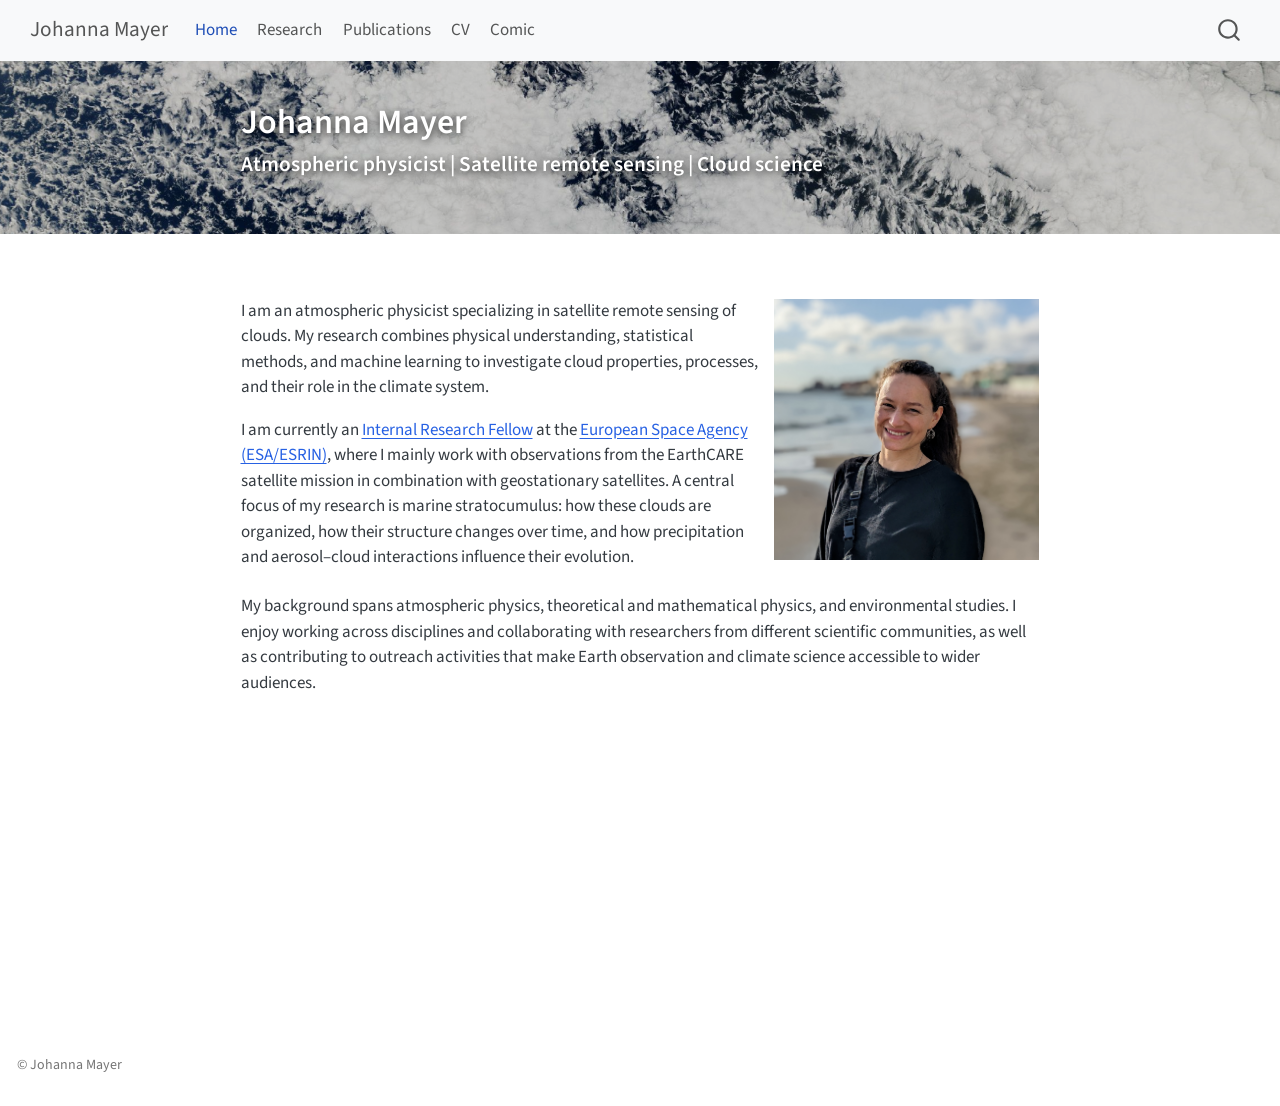
<file: index.html>
<!DOCTYPE html>
<html xmlns="http://www.w3.org/1999/xhtml" lang="en" xml:lang="en"><head>

<meta charset="utf-8">
<meta name="generator" content="quarto-1.11.9">

<meta name="viewport" content="width=device-width, initial-scale=1.0, user-scalable=yes">


<title>Johanna Mayer</title>
<style>
/* Default styles provided by pandoc.
** See https://pandoc.org/MANUAL.html#variables-for-html for config info.
*/
span.smallcaps{font-variant: small-caps;}
div.columns{display: flex; gap: 1.5em;}
div.column{flex: auto;}
@media screen {
div.columns{gap: min(4vw, 1.5em);}
div.column{overflow-x: auto;}
}
div.hanging-indent{margin-left: 1.5em; text-indent: -1.5em;}
ul.task-list{list-style: none;}
ul.task-list li input[type="checkbox"] {
  width: 0.8em;
  margin: 0 0.8em 0.2em -1em; /* quarto-specific, see https://github.com/quarto-dev/quarto-cli/issues/4556 */ 
  vertical-align: middle;
}
</style>


<script src="site_libs/quarto-nav/quarto-nav.js"></script>
<script src="site_libs/quarto-nav/headroom.min.js"></script>
<script src="site_libs/clipboard/clipboard.min.js"></script>
<script src="site_libs/quarto-search/autocomplete.umd.js"></script>
<script src="site_libs/quarto-search/fuse.min.js"></script>
<script src="site_libs/quarto-search/quarto-search.js"></script>
<meta name="quarto:offset" content="./">
<script src="site_libs/quarto-html/quarto.js" type="module"></script>
<script src="site_libs/quarto-html/tabsets/tabsets.js" type="module"></script>
<script src="site_libs/quarto-html/scrollable-regions/scrollable-regions.js" type="module"></script>
<script src="site_libs/quarto-html/popper.min.js"></script>
<script src="site_libs/quarto-html/tippy.umd.min.js"></script>
<script src="site_libs/quarto-html/anchor.min.js"></script>
<link href="site_libs/quarto-html/tippy.css" rel="stylesheet">
<link href="site_libs/quarto-html/quarto-syntax-highlighting-63b5708e65d6cd79cd7618c58d0c21e7.css" rel="stylesheet" id="quarto-text-highlighting-styles">
<script src="site_libs/bootstrap/bootstrap.min.js"></script>
<link href="site_libs/bootstrap/bootstrap-icons.css" rel="stylesheet">
<link href="site_libs/bootstrap/bootstrap-86d01a451078f71662fa36760f71fc18.min.css" rel="stylesheet" append-hash="true" id="quarto-bootstrap" data-mode="light">
<script id="quarto-search-options" type="application/json">{
  "location": "navbar",
  "copy-button": false,
  "collapse-after": 3,
  "panel-placement": "end",
  "type": "overlay",
  "limit": 50,
  "keyboard-shortcut": [
    "f",
    "/",
    "s"
  ],
  "show-item-context": false,
  "language": {
    "search-no-results-text": "No results",
    "search-matching-documents-text": "matching documents",
    "search-copy-link-title": "Copy link to search",
    "search-hide-matches-text": "Hide additional matches",
    "search-more-match-text": "more match in this document",
    "search-more-matches-text": "more matches in this document",
    "search-clear-button-title": "Clear",
    "search-text-placeholder": "",
    "search-detached-cancel-button-title": "Cancel",
    "search-submit-button-title": "Submit",
    "search-label": "Search"
  }
}</script>
<style>

      .quarto-title-block .quarto-title-banner {
        background-image: url(images/MODIS-2026-08-27.png);
background-size: cover;
      }
</style>


<link rel="stylesheet" href="styles.css">
</head>

<body class="nav-fixed fullcontent quarto-light"><a id="quarto-skip-link" class="visually-hidden-focusable" href="#quarto-document-content">Skip to main content</a>

<div id="quarto-search-results"></div>
  <header id="quarto-header" class="headroom fixed-top quarto-banner">
    <nav class="navbar navbar-expand-lg " data-bs-theme="dark" aria-label="Site">
      <div class="navbar-container container-fluid">
      <div class="navbar-brand-container mx-auto">
    <a class="navbar-brand" href="./index.html">
    <span class="navbar-title">Johanna Mayer</span>
    </a>
  </div>
          <button class="navbar-toggler" type="button" data-bs-toggle="collapse" data-bs-target="#navbarCollapse" aria-controls="navbarCollapse" aria-expanded="false" aria-label="Toggle navigation" onclick="if (window.quartoToggleHeadroom) { window.quartoToggleHeadroom(); }">
  <span class="navbar-toggler-icon"></span>
</button>
          <div class="collapse navbar-collapse" id="navbarCollapse">
            <ul class="navbar-nav navbar-nav-scroll me-auto">
  <li class="nav-item">
    <a class="nav-link active" href="./index.html" aria-current="page"> 
<span class="menu-text">Home</span></a>
  </li>  
  <li class="nav-item">
    <a class="nav-link" href="./research.html"> 
<span class="menu-text">Research</span></a>
  </li>  
  <li class="nav-item">
    <a class="nav-link" href="./publications.html"> 
<span class="menu-text">Publications</span></a>
  </li>  
  <li class="nav-item">
    <a class="nav-link" href="./cv.html"> 
<span class="menu-text">CV</span></a>
  </li>  
  <li class="nav-item">
    <a class="nav-link" href="./comic.html"> 
<span class="menu-text">Comic</span></a>
  </li>  
</ul>
          </div> <!-- /navcollapse -->
            <div class="quarto-navbar-tools">
</div>
            <div id="quarto-search" class="" title="Search"></div>
      </div> <!-- /container-fluid -->
    </nav>
</header>
<!-- content -->
<header id="title-block-header" class="quarto-title-block default page-columns page-full">
  <div class="quarto-title-banner page-columns page-full">
    <div class="quarto-title column-body">
      <h1 class="title">Johanna Mayer</h1>
            <p class="subtitle lead">Atmospheric physicist | Satellite remote sensing | Cloud science</p>
                      </div>
  </div>
    
  
  <div class="quarto-title-meta">

      
    
      
    </div>
    
  
  </header><div id="quarto-content" class="quarto-container page-columns page-rows-contents page-layout-article page-navbar">
<!-- sidebar -->
<!-- margin-sidebar -->
    
<!-- main -->
<main class="content quarto-banner-title-block" id="quarto-document-content" tabindex="-1">





<div class="columns">
<div class="column" style="width:65%;">
<p>I am an atmospheric physicist specializing in satellite remote sensing of clouds. My research combines physical understanding, statistical methods, and machine learning to investigate cloud properties, processes, and their role in the climate system.</p>
<p>I am currently an <a href="https://sciencehub.esa.int/sciencehub_team/johanna-mayer/">Internal Research Fellow</a> at the <a href="https://www.esa.int/">European Space Agency (ESA/ESRIN)</a>, where I mainly work with observations from the EarthCARE satellite mission in combination with geostationary satellites. A central focus of my research is marine stratocumulus: how these clouds are organized, how their structure changes over time, and how precipitation and aerosol–cloud interactions influence their evolution.</p>
</div><div class="column" style="width:35%;">
<div class="quarto-figure quarto-figure-right">
<figure class="figure">
<p><img src="images/foto_3.png" class="img-fluid quarto-figure quarto-figure-right figure-img" style="width:95.0%"></p>
</figure>
</div>
</div>
</div>
<p>My background spans atmospheric physics, theoretical and mathematical physics, and environmental studies. I enjoy working across disciplines and collaborating with researchers from different scientific communities, as well as contributing to outreach activities that make Earth observation and climate science accessible to wider audiences.</p>



</main> <!-- /main -->
<script id="quarto-html-after-body" type="application/javascript">
  window.document.addEventListener("DOMContentLoaded", function (event) {
    const icon = "";
    const anchorJS = new window.AnchorJS();
    anchorJS.options = {
      placement: 'right',
      icon: icon
    };
    anchorJS.add('.anchored');
    const isCodeAnnotation = (el) => {
      for (const clz of el.classList) {
        if (clz.startsWith('code-annotation-')) {                     
          return true;
        }
      }
      return false;
    }
    const onCopySuccess = function(e) {
      // button target
      const button = e.trigger;
      // don't keep focus
      button.blur();
      // flash "checked"
      button.classList.add('code-copy-button-checked');
      var currentTitle = button.getAttribute("title");
      button.setAttribute("title", "Copied!");
      let tooltip;
      if (window.bootstrap) {
        button.setAttribute("data-bs-toggle", "tooltip");
        button.setAttribute("data-bs-placement", "left");
        button.setAttribute("data-bs-title", "Copied!");
        tooltip = new bootstrap.Tooltip(button, 
          { trigger: "manual", 
            customClass: "code-copy-button-tooltip",
            offset: [0, -8]});
        tooltip.show();    
      }
      setTimeout(function() {
        if (tooltip) {
          tooltip.hide();
          button.removeAttribute("data-bs-title");
          button.removeAttribute("data-bs-toggle");
          button.removeAttribute("data-bs-placement");
        }
        button.setAttribute("title", currentTitle);
        button.classList.remove('code-copy-button-checked');
      }, 1000);
      // clear code selection
      e.clearSelection();
    }
    const getTextToCopy = function(trigger) {
      const outerScaffold = trigger.parentElement.cloneNode(true);
      const codeEl = outerScaffold.querySelector('code');
      for (const childEl of codeEl.children) {
        if (isCodeAnnotation(childEl)) {
          childEl.remove();
        }
      }
      return codeEl.innerText;
    }
    const clipboard = new window.ClipboardJS('.code-copy-button:not([data-in-quarto-modal])', {
      text: getTextToCopy
    });
    clipboard.on('success', onCopySuccess);
    if (window.document.getElementById('quarto-embedded-source-code-modal')) {
      const clipboardModal = new window.ClipboardJS('.code-copy-button[data-in-quarto-modal]', {
        text: getTextToCopy,
        container: window.document.getElementById('quarto-embedded-source-code-modal')
      });
      clipboardModal.on('success', onCopySuccess);
    }
      var localhostRegex = new RegExp(/^(?:http|https):\/\/localhost\:?[0-9]*\//);
      var mailtoRegex = new RegExp(/^mailto:/);
        var filterRegex = new RegExp("https:\/\/johanna-mayer\.github\.io\/johanna-mayer\/");
      var isInternal = (href) => {
          return filterRegex.test(href) || localhostRegex.test(href) || mailtoRegex.test(href);
      }
      // Inspect non-navigation links and adorn them if external
      window.quartoDecorateExternalLinks = function (root) {
     var links = (root || window.document).querySelectorAll('a[href]:not(.nav-link):not(.navbar-brand):not(.toc-action):not(.sidebar-link):not(.sidebar-item-toggle):not(.pagination-link):not(.no-external):not([aria-hidden]):not(.dropdown-item):not(.quarto-navigation-tool):not(.about-link)');
      for (var i=0; i<links.length; i++) {
        const link = links[i];
        if (!isInternal(link.href)) {
          // undo the damage that might have been done by quarto-nav.js in the case of
          // links that we want to consider external
          if (link.dataset.originalHref !== undefined) {
            link.href = link.dataset.originalHref;
          }
          if (!link.classList.contains('no-external-icon')) {
          }
        }
      }
      };
      window.quartoDecorateExternalLinks(window.document);
    // Esc closes the popup (WCAG 1.4.13) and focus leaving both trigger and
    // popup closes it (WCAG 2.4.11); tippy handles neither for interactive popups.
    const hideOnEscAndFocusOut = {
      name: 'hideOnEscAndFocusOut',
      defaultValue: true,
      fn(instance) {
        const dismiss = () => {
          // A show scheduled by the trigger delay would otherwise reopen it
          instance.clearDelayTimeouts();
          instance.hide();
        };
        const onKeyDown = (event) => {
          if (event.key !== 'Escape') {
            return;
          }
          // Keep Esc from also reaching page handlers (e.g. reveal.js overview),
          // except an open reveal.js slide menu, which Esc should close too.
          // The menu handles keys only when its keyboard option is on.
          const menuHandlesEsc = window.Reveal?.getPlugin?.('menu')?.isOpen() &&
            window.Reveal.getConfig().menu?.keyboard !== false;
          if (!menuHandlesEsc) {
            event.stopPropagation();
          }
          if (instance.popper.contains(window.document.activeElement)) {
            // Disabled while refocusing so the focus trigger does not reopen it
            instance.disable();
            instance.reference.focus();
            instance.enable();
          }
          dismiss();
        };
        const onFocusOut = (event) => {
          const target = event.relatedTarget;
          if (target && !instance.reference.contains(target) &&
              !instance.popper.contains(target)) {
            dismiss();
          }
        };
        // On the trigger too: a click trigger (code-annotations: select) has no
        // blur handling. Attached for the instance's lifetime so leaving the
        // trigger also cancels a show still pending on the trigger delay.
        instance.reference.addEventListener('focusout', onFocusOut);
        return {
          onShow() {
            window.document.addEventListener('keydown', onKeyDown, true);
            instance.popper.addEventListener('focusout', onFocusOut);
          },
          onHide() {
            window.document.removeEventListener('keydown', onKeyDown, true);
            instance.popper.removeEventListener('focusout', onFocusOut);
          },
          onDestroy() {
            instance.reference.removeEventListener('focusout', onFocusOut);
          },
        };
      },
    };
    function tippyHover(el, contentFn, onTriggerFn, onUntriggerFn) {
      const config = {
        allowHTML: true,
        maxWidth: 500,
        delay: 100,
        arrow: false,
        appendTo: function(el) {
            return el.parentElement;
        },
        interactive: true,
        interactiveBorder: 10,
        theme: 'quarto',
        placement: 'bottom-start',
        plugins: [hideOnEscAndFocusOut],
      };
      if (contentFn) {
        config.content = contentFn;
      }
      if (onTriggerFn) {
        config.onTrigger = onTriggerFn;
      }
      if (onUntriggerFn) {
        config.onUntrigger = onUntriggerFn;
      }
      window.tippy(el, config); 
    }
    const noterefs = window.document.querySelectorAll('a[role="doc-noteref"]');
    for (var i=0; i<noterefs.length; i++) {
      const ref = noterefs[i];
      tippyHover(ref, function() {
        // use id or data attribute instead here
        let href = ref.getAttribute('data-footnote-href') || ref.getAttribute('href');
        try { href = new URL(href).hash; } catch {}
        const id = href.replace(/^#\/?/, "");
        const note = window.document.getElementById(id);
        if (note) {
          return note.innerHTML;
        } else {
          return "";
        }
      });
    }
    const xrefs = window.document.querySelectorAll('a.quarto-xref');
    const processXRef = (id, note) => {
      // Strip column container classes
      const stripColumnClz = (el) => {
        el.classList.remove("page-full", "page-columns");
        if (el.children) {
          for (const child of el.children) {
            stripColumnClz(child);
          }
        }
      }
      stripColumnClz(note)
      if (id === null || id.startsWith('sec-')) {
        // Special case sections, only their first couple elements
        const container = document.createElement("div");
        if (note.children && note.children.length > 2) {
          container.appendChild(note.children[0].cloneNode(true));
          for (let i = 1; i < note.children.length; i++) {
            const child = note.children[i];
            if (child.tagName === "P" && child.innerText === "") {
              continue;
            } else {
              container.appendChild(child.cloneNode(true));
              break;
            }
          }
          if (window.Quarto?.typesetMath) {
            window.Quarto.typesetMath(container);
          }
          return container.innerHTML
        } else {
          if (window.Quarto?.typesetMath) {
            window.Quarto.typesetMath(note);
          }
          return note.innerHTML;
        }
      } else {
        // Remove any anchor links if they are present
        const anchorLink = note.querySelector('a.anchorjs-link');
        if (anchorLink) {
          anchorLink.remove();
        }
        if (window.Quarto?.typesetMath) {
          window.Quarto.typesetMath(note);
        }
        if (note.classList.contains("callout")) {
          return note.outerHTML;
        } else {
          return note.innerHTML;
        }
      }
    }
    for (var i=0; i<xrefs.length; i++) {
      const xref = xrefs[i];
      tippyHover(xref, undefined, function(instance) {
        instance.disable();
        let url = xref.getAttribute('href');
        let hash = undefined; 
        if (url.startsWith('#')) {
          hash = url;
        } else {
          try { hash = new URL(url).hash; } catch {}
        }
        if (hash) {
          const id = hash.replace(/^#\/?/, "");
          const note = window.document.getElementById(id);
          if (note !== null) {
            try {
              const html = processXRef(id, note.cloneNode(true));
              instance.setContent(html);
            } finally {
              instance.enable();
              instance.show();
            }
          } else {
            // See if we can fetch this
            fetch(url.split('#')[0])
            .then(res => res.text())
            .then(html => {
              const parser = new DOMParser();
              const htmlDoc = parser.parseFromString(html, "text/html");
              const note = htmlDoc.getElementById(id);
              if (note !== null) {
                const html = processXRef(id, note);
                instance.setContent(html);
              } 
            }).finally(() => {
              instance.enable();
              instance.show();
            });
          }
        } else {
          // See if we can fetch a full url (with no hash to target)
          // This is a special case and we should probably do some content thinning / targeting
          fetch(url)
          .then(res => res.text())
          .then(html => {
            const parser = new DOMParser();
            const htmlDoc = parser.parseFromString(html, "text/html");
            const note = htmlDoc.querySelector('main.content');
            if (note !== null) {
              // This should only happen for chapter cross references
              // (since there is no id in the URL)
              // remove the first header
              if (note.children.length > 0 && note.children[0].tagName === "HEADER") {
                note.children[0].remove();
              }
              const html = processXRef(null, note);
              instance.setContent(html);
            } 
          }).finally(() => {
            instance.enable();
            instance.show();
          });
        }
      }, function(instance) {
      });
    }
        let selectedAnnoteEl;
        const selectorForAnnotation = ( cell, annotation) => {
          let cellAttr = 'data-code-cell="' + cell + '"';
          let lineAttr = 'data-code-annotation="' +  annotation + '"';
          const selector = 'span[' + cellAttr + '][' + lineAttr + ']';
          return selector;
        }
        const selectCodeLines = (annoteEl) => {
          const doc = window.document;
          const targetCell = annoteEl.getAttribute("data-target-cell");
          const targetAnnotation = annoteEl.getAttribute("data-target-annotation");
          const annoteSpan = window.document.querySelector(selectorForAnnotation(targetCell, targetAnnotation));
          const lines = annoteSpan.getAttribute("data-code-lines").split(",");
          const lineIds = lines.map((line) => {
            return targetCell + "-" + line;
          })
          // Each band is positioned against its own containing block, which is
          // not the offsetParent of the lines, so place it from client rects.
          const placeBand = (band, firstEl, lastEl, codeBlock) => {
            const container = band.offsetParent;
            if (container === null) {
              return;
            }
            const containerRect = container.getBoundingClientRect();
            // Reveal.js scales slides with a transform, so convert client
            // pixels back to the CSS pixels of the container.
            const scale = containerRect.height / container.offsetHeight || 1;
            const firstRect = firstEl.getBoundingClientRect();
            const lastRect = lastEl.getBoundingClientRect();
            const top = (firstRect.top - containerRect.top) / scale - container.clientTop + container.scrollTop;
            const height = (lastRect.bottom - firstRect.top) / scale;
            band.style.top = top - 2 + "px";
            band.style.height = height + 4 + "px";
            if (codeBlock) {
              // Without the copy button wrapper, the containing block is wider
              // than the code block, so span the code block explicitly.
              const blockRect = codeBlock.getBoundingClientRect();
              band.style.left = (blockRect.left - containerRect.left) / scale - container.clientLeft + container.scrollLeft + "px";
              band.style.width = blockRect.width / scale + "px";
            }
          };
          if (lineIds.length > 0) {
            const el = window.document.getElementById(lineIds[0]);
            const lastEl = window.document.getElementById(lineIds[lineIds.length - 1]);
            const parent = el.parentElement.parentElement;
            // cook up a div (if necessary) and position it
            let div = window.document.getElementById("code-annotation-line-highlight");
            if (div === null) {
              div = window.document.createElement("div");
              div.setAttribute("id", "code-annotation-line-highlight");
              div.style.position = 'absolute';
              parent.appendChild(div);
            }
            placeBand(div, el, lastEl, parent.closest("div.sourceCode") || parent);
            let gutterDiv = window.document.getElementById("code-annotation-line-highlight-gutter");
            if (gutterDiv === null) {
              gutterDiv = window.document.createElement("div");
              gutterDiv.setAttribute("id", "code-annotation-line-highlight-gutter");
              gutterDiv.style.position = 'absolute';
              const codeCell = window.document.getElementById(targetCell);
              const gutter = codeCell.querySelector('.code-annotation-gutter');
              gutter.appendChild(gutterDiv);
            }
            placeBand(gutterDiv, el, lastEl);
            selectedAnnoteEl = annoteEl;
          }
        };
        const unselectCodeLines = () => {
          const elementsIds = ["code-annotation-line-highlight", "code-annotation-line-highlight-gutter"];
          elementsIds.forEach((elId) => {
            const div = window.document.getElementById(elId);
            if (div) {
              div.remove();
            }
          });
          selectedAnnoteEl = undefined;
        };
          // Handle positioning of the toggle
      window.addEventListener(
        "resize",
        throttle(() => {
          elRect = undefined;
          if (selectedAnnoteEl) {
            selectCodeLines(selectedAnnoteEl);
          }
        }, 10)
      );
      function throttle(fn, ms) {
      let throttle = false;
      let timer;
        return (...args) => {
          if(!throttle) { // first call gets through
              fn.apply(this, args);
              throttle = true;
          } else { // all the others get throttled
              if(timer) clearTimeout(timer); // cancel #2
              timer = setTimeout(() => {
                fn.apply(this, args);
                timer = throttle = false;
              }, ms);
          }
        };
      }
        // Attach click handler to the DT
        const annoteDls = window.document.querySelectorAll('dt[data-target-cell]');
        for (const annoteDlNode of annoteDls) {
          annoteDlNode.addEventListener('click', (event) => {
            const clickedEl = event.target;
            if (clickedEl !== selectedAnnoteEl) {
              unselectCodeLines();
              const activeEl = window.document.querySelector('dt[data-target-cell].code-annotation-active');
              if (activeEl) {
                activeEl.classList.remove('code-annotation-active');
              }
              selectCodeLines(clickedEl);
              clickedEl.classList.add('code-annotation-active');
            } else {
              // Unselect the line
              unselectCodeLines();
              clickedEl.classList.remove('code-annotation-active');
            }
          });
        }
    const findCites = (el) => {
      const parentEl = el.parentElement;
      if (parentEl) {
        const cites = parentEl.dataset.cites;
        if (cites) {
          return {
            el,
            cites: cites.split(' ')
          };
        } else {
          return findCites(el.parentElement)
        }
      } else {
        return undefined;
      }
    };
    var bibliorefs = window.document.querySelectorAll('a[role="doc-biblioref"]');
    for (var i=0; i<bibliorefs.length; i++) {
      const ref = bibliorefs[i];
      const citeInfo = findCites(ref);
      if (citeInfo) {
        tippyHover(citeInfo.el, function() {
          var popup = window.document.createElement('div');
          citeInfo.cites.forEach(function(cite) {
            var citeDiv = window.document.createElement('div');
            citeDiv.classList.add('hanging-indent');
            citeDiv.classList.add('csl-entry');
            var biblioDiv = window.document.getElementById('ref-' + cite);
            if (biblioDiv) {
              citeDiv.innerHTML = biblioDiv.innerHTML;
            }
            popup.appendChild(citeDiv);
          });
          return popup.innerHTML;
        });
      }
    }
  });
  </script>
  <script type="application/javascript">
  window.quartoScrollableRegionsLabels = {"code":"Scrollable code","output":"Scrollable output"};
  </script>
</div> <!-- /content -->
<footer class="footer">
  <div class="nav-footer">
    <div class="nav-footer-left">
<p>© Johanna Mayer</p>
</div>   
    <div class="nav-footer-center">
      &nbsp;
    </div>
    <div class="nav-footer-right">
      &nbsp;
    </div>
  </div>
</footer>




</body></html>
</file>
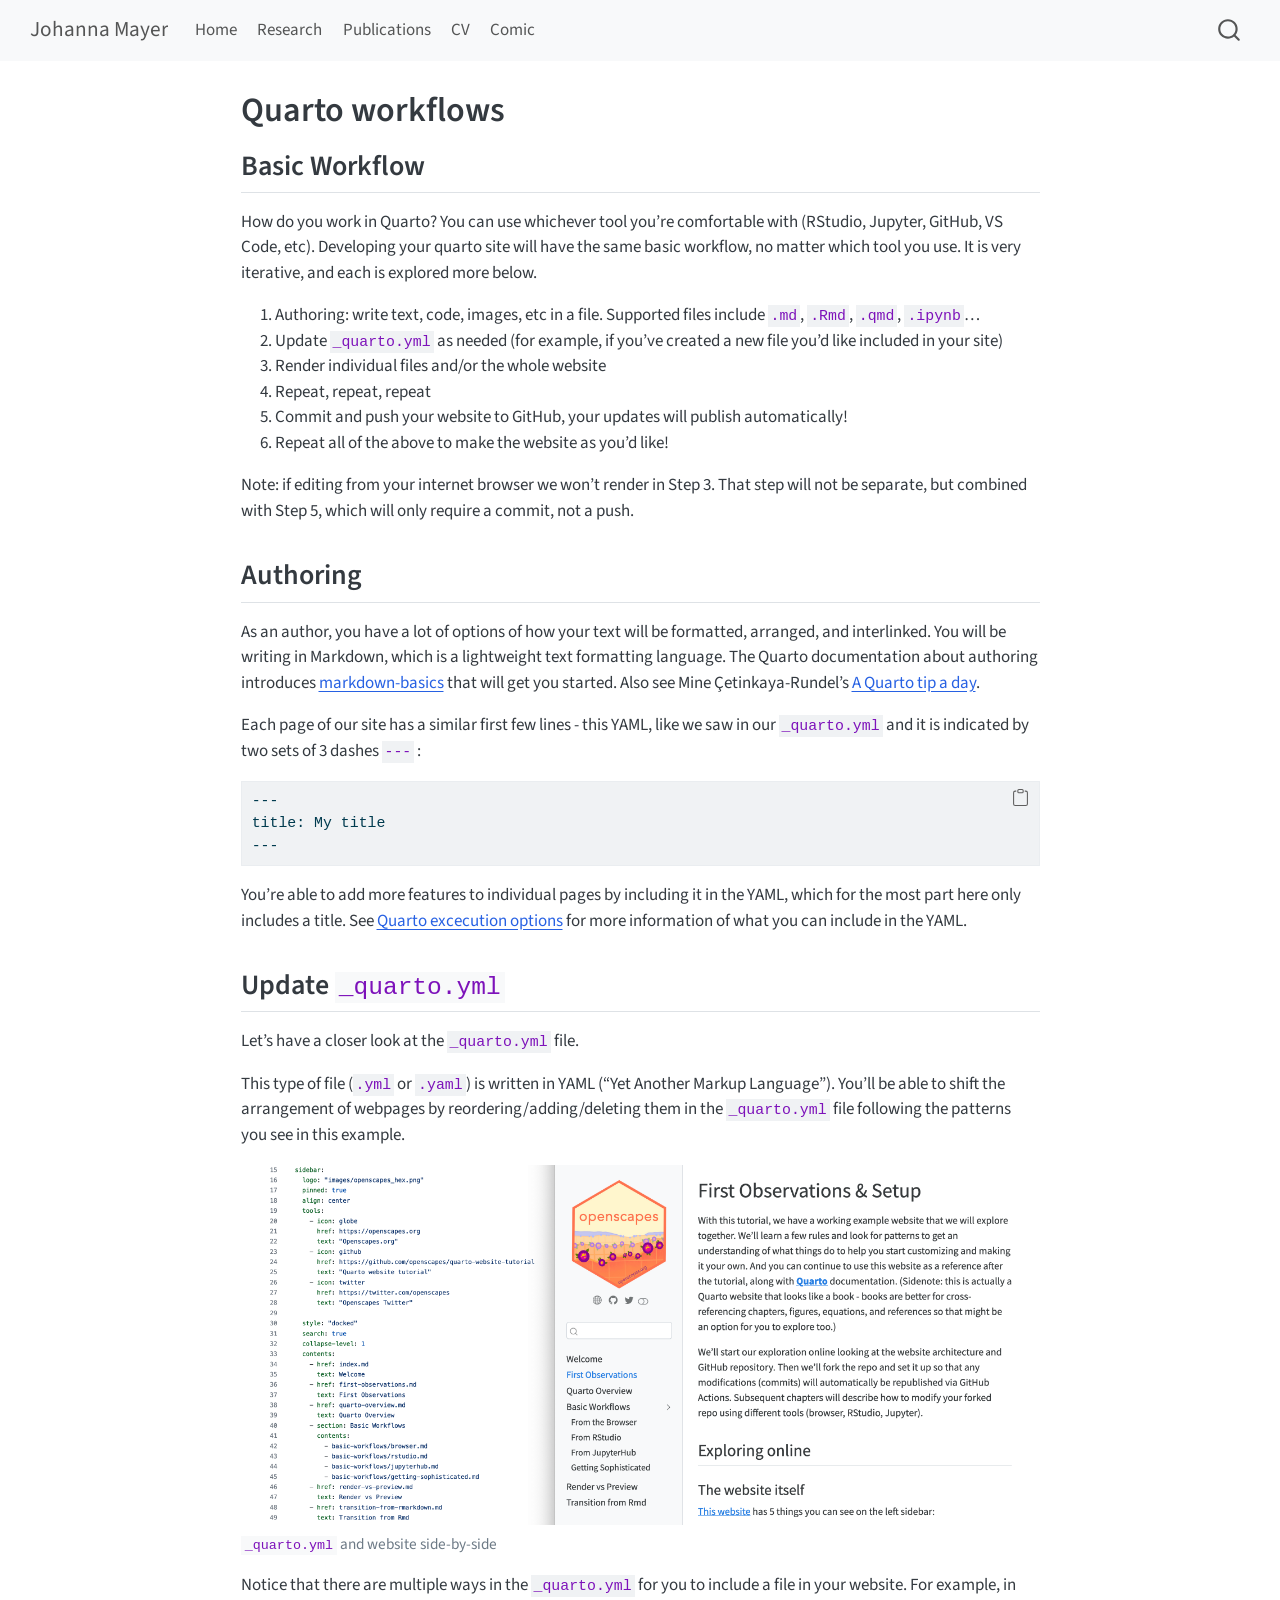
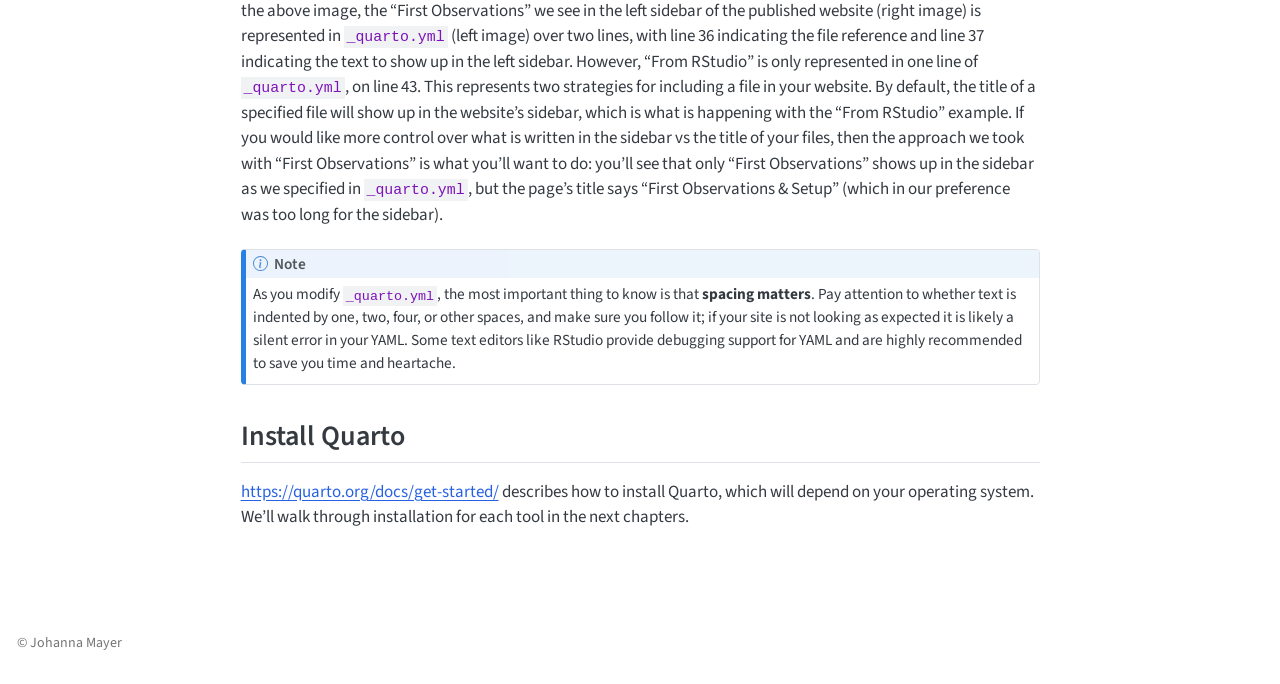
<file: quarto-workflows/index.html>
<!DOCTYPE html>
<html xmlns="http://www.w3.org/1999/xhtml" lang="en" xml:lang="en"><head>

<meta charset="utf-8">
<meta name="generator" content="quarto-1.11.9">

<meta name="viewport" content="width=device-width, initial-scale=1.0, user-scalable=yes">


<title>Quarto workflows – Johanna Mayer</title>
<style>
/* Default styles provided by pandoc.
** See https://pandoc.org/MANUAL.html#variables-for-html for config info.
*/
span.smallcaps{font-variant: small-caps;}
div.columns{display: flex; gap: 1.5em;}
div.column{flex: auto;}
@media screen {
div.columns{gap: min(4vw, 1.5em);}
div.column{overflow-x: auto;}
}
div.hanging-indent{margin-left: 1.5em; text-indent: -1.5em;}
ul.task-list{list-style: none;}
ul.task-list li input[type="checkbox"] {
  width: 0.8em;
  margin: 0 0.8em 0.2em -1em; /* quarto-specific, see https://github.com/quarto-dev/quarto-cli/issues/4556 */ 
  vertical-align: middle;
}
/* CSS for syntax highlighting */
html { -webkit-text-size-adjust: 100%; }
pre > code.sourceCode { white-space: pre; position: relative; }
pre > code.sourceCode > span { display: inline-block; line-height: 1.25; }
pre > code.sourceCode > span:empty { height: 1.2em; }
.sourceCode { overflow: visible; }
code.sourceCode > span { color: inherit; text-decoration: inherit; }
div.sourceCode { margin: 1em 0; }
pre.sourceCode { margin: 0; }
@media screen {
div.sourceCode { overflow: auto; }
}
@media print {
pre > code.sourceCode { white-space: pre-wrap; }
pre > code.sourceCode > span { text-indent: -5em; padding-left: 5em; }
}
pre.numberSource code
  { counter-reset: source-line 0; }
pre.numberSource code > span
  { position: relative; left: -4em; counter-increment: source-line; }
pre.numberSource code > span > a:first-child::before
  { content: counter(source-line);
    position: relative; left: -1em; text-align: right; vertical-align: baseline;
    border: none; display: inline-block;
    -webkit-touch-callout: none; -webkit-user-select: none;
    -khtml-user-select: none; -moz-user-select: none;
    -ms-user-select: none; user-select: none;
    padding: 0 4px; width: 4em;
  }
pre.numberSource { margin-left: 3em;  padding-left: 4px; }
div.sourceCode
  {   }
@media screen {
pre > code.sourceCode > span > a:first-child::before { text-decoration: underline; }
}
</style>


<script src="../site_libs/quarto-nav/quarto-nav.js"></script>
<script src="../site_libs/quarto-nav/headroom.min.js"></script>
<script src="../site_libs/clipboard/clipboard.min.js"></script>
<script src="../site_libs/quarto-search/autocomplete.umd.js"></script>
<script src="../site_libs/quarto-search/fuse.min.js"></script>
<script src="../site_libs/quarto-search/quarto-search.js"></script>
<meta name="quarto:offset" content="../">
<script src="../site_libs/quarto-html/quarto.js" type="module"></script>
<script src="../site_libs/quarto-html/tabsets/tabsets.js" type="module"></script>
<script src="../site_libs/quarto-html/scrollable-regions/scrollable-regions.js" type="module"></script>
<script src="../site_libs/quarto-html/popper.min.js"></script>
<script src="../site_libs/quarto-html/tippy.umd.min.js"></script>
<script src="../site_libs/quarto-html/anchor.min.js"></script>
<link href="../site_libs/quarto-html/tippy.css" rel="stylesheet">
<link href="../site_libs/quarto-html/quarto-syntax-highlighting-63b5708e65d6cd79cd7618c58d0c21e7.css" rel="stylesheet" id="quarto-text-highlighting-styles">
<script src="../site_libs/bootstrap/bootstrap.min.js"></script>
<link href="../site_libs/bootstrap/bootstrap-icons.css" rel="stylesheet">
<link href="../site_libs/bootstrap/bootstrap-86d01a451078f71662fa36760f71fc18.min.css" rel="stylesheet" append-hash="true" id="quarto-bootstrap" data-mode="light">
<script id="quarto-search-options" type="application/json">{
  "location": "navbar",
  "copy-button": false,
  "collapse-after": 3,
  "panel-placement": "end",
  "type": "overlay",
  "limit": 50,
  "keyboard-shortcut": [
    "f",
    "/",
    "s"
  ],
  "show-item-context": false,
  "language": {
    "search-no-results-text": "No results",
    "search-matching-documents-text": "matching documents",
    "search-copy-link-title": "Copy link to search",
    "search-hide-matches-text": "Hide additional matches",
    "search-more-match-text": "more match in this document",
    "search-more-matches-text": "more matches in this document",
    "search-clear-button-title": "Clear",
    "search-text-placeholder": "",
    "search-detached-cancel-button-title": "Cancel",
    "search-submit-button-title": "Submit",
    "search-label": "Search"
  }
}</script>


<link rel="stylesheet" href="../styles.css">
</head>

<body class="nav-fixed fullcontent quarto-light"><a id="quarto-skip-link" class="visually-hidden-focusable" href="#quarto-document-content">Skip to main content</a>

<div id="quarto-search-results"></div>
  <header id="quarto-header" class="headroom fixed-top">
    <nav class="navbar navbar-expand-lg " data-bs-theme="dark" aria-label="Site">
      <div class="navbar-container container-fluid">
      <div class="navbar-brand-container mx-auto">
    <a class="navbar-brand" href="../index.html">
    <span class="navbar-title">Johanna Mayer</span>
    </a>
  </div>
          <button class="navbar-toggler" type="button" data-bs-toggle="collapse" data-bs-target="#navbarCollapse" aria-controls="navbarCollapse" aria-expanded="false" aria-label="Toggle navigation" onclick="if (window.quartoToggleHeadroom) { window.quartoToggleHeadroom(); }">
  <span class="navbar-toggler-icon"></span>
</button>
          <div class="collapse navbar-collapse" id="navbarCollapse">
            <ul class="navbar-nav navbar-nav-scroll me-auto">
  <li class="nav-item">
    <a class="nav-link" href="../index.html"> 
<span class="menu-text">Home</span></a>
  </li>  
  <li class="nav-item">
    <a class="nav-link" href="../research.html"> 
<span class="menu-text">Research</span></a>
  </li>  
  <li class="nav-item">
    <a class="nav-link" href="../publications.html"> 
<span class="menu-text">Publications</span></a>
  </li>  
  <li class="nav-item">
    <a class="nav-link" href="../cv.html"> 
<span class="menu-text">CV</span></a>
  </li>  
  <li class="nav-item">
    <a class="nav-link" href="../comic.html"> 
<span class="menu-text">Comic</span></a>
  </li>  
</ul>
          </div> <!-- /navcollapse -->
            <div class="quarto-navbar-tools">
</div>
            <div id="quarto-search" class="" title="Search"></div>
      </div> <!-- /container-fluid -->
    </nav>
</header>
<!-- content -->
<div id="quarto-content" class="quarto-container page-columns page-rows-contents page-layout-article page-navbar">
<!-- sidebar -->
<!-- margin-sidebar -->
    
<!-- main -->
<main class="content" id="quarto-document-content" tabindex="-1">

<header id="title-block-header" class="quarto-title-block default">
<div class="quarto-title">
<h1 class="title">Quarto workflows</h1>
</div>



<div class="quarto-title-meta">

    
  
    
  </div>
  


</header>


<!---
## Why am I here?

## Stuff from Alison Hill chat

### what do code chunks look like,

### Can you open slide decks within here


## What's Freeze?

JJ: You can put it in the project root or at a a file level, OR at a directory level (if there is a _metadata.yml file in a directory then documents within it will merge that metadata -- this applies to docs in subdirectories as well). So if you have mostly frozen stuff you can set it at the project level then disable on a per-file or per-directory basis. If frozen stuff is more the exception then you can use directory or file level enablement
--->
<section id="basic-workflow" class="level2">
<h2 class="anchored" data-anchor-id="basic-workflow">Basic Workflow</h2>
<p>How do you work in Quarto? You can use whichever tool you’re comfortable with (RStudio, Jupyter, GitHub, VS Code, etc). Developing your quarto site will have the same basic workflow, no matter which tool you use. It is very iterative, and each is explored more below.</p>
<ol type="1">
<li>Authoring: write text, code, images, etc in a file. Supported files include <code>.md</code>, <code>.Rmd</code>, <code>.qmd</code>, <code>.ipynb</code>…</li>
<li>Update <code>_quarto.yml</code> as needed (for example, if you’ve created a new file you’d like included in your site)</li>
<li>Render individual files and/or the whole website</li>
<li>Repeat, repeat, repeat</li>
<li>Commit and push your website to GitHub, your updates will publish automatically!</li>
<li>Repeat all of the above to make the website as you’d like!</li>
</ol>
<p>Note: if editing from your internet browser we won’t render in Step 3. That step will not be separate, but combined with Step 5, which will only require a commit, not a push.</p>
</section>
<section id="authoring" class="level2">
<h2 class="anchored" data-anchor-id="authoring">Authoring</h2>
<p>As an author, you have a lot of options of how your text will be formatted, arranged, and interlinked. You will be writing in Markdown, which is a lightweight text formatting language. The Quarto documentation about authoring introduces <a href="https://quarto.org/docs/authoring/markdown-basics.html">markdown-basics</a> that will get you started. Also see Mine Çetinkaya-Rundel’s <a href="https://mine-cetinkaya-rundel.github.io/quarto-tip-a-day/">A Quarto tip a day</a>.</p>
<p>Each page of our site has a similar first few lines - this YAML, like we saw in our <code>_quarto.yml</code> and it is indicated by two sets of 3 dashes <code>---</code> :</p>
<div class="code-copy-outer-scaffold"><div class="sourceCode" id="cb1"><pre class="sourceCode bash code-with-copy"><code class="sourceCode bash"><span id="cb1-1"><a href="#cb1-1" aria-hidden="true" tabindex="-1"></a><span class="ex">---</span></span>
<span id="cb1-2"><a href="#cb1-2" aria-hidden="true" tabindex="-1"></a><span class="ex">title:</span> My title</span>
<span id="cb1-3"><a href="#cb1-3" aria-hidden="true" tabindex="-1"></a><span class="ex">---</span></span></code></pre></div><button title="Copy to Clipboard" class="code-copy-button"><i class="bi"></i></button></div>
<p>You’re able to add more features to individual pages by including it in the YAML, which for the most part here only includes a title. See <a href="https://quarto.org/docs/computations/execution-options.html">Quarto excecution options</a> for more information of what you can include in the YAML.</p>
</section>
<section id="update-_quarto.yml" class="level2">
<h2 class="anchored" data-anchor-id="update-_quarto.yml">Update <code>_quarto.yml</code></h2>
<p>Let’s have a closer look at the <code>_quarto.yml</code> file.</p>
<p>This type of file (<code>.yml</code> or <code>.yaml</code>) is written in YAML (“Yet Another Markup Language”). You’ll be able to shift the arrangement of webpages by reordering/adding/deleting them in the <code>_quarto.yml</code> file following the patterns you see in this example.</p>
<div class="quarto-figure quarto-figure-center">
<figure class="figure">
<p><img src="images/quarto-yml-site-side-by-side3.png" class="img-fluid figure-img" style="width:95.0%"></p>
<figcaption><code>_quarto.yml</code> and website side-by-side</figcaption>
</figure>
</div>
<p>Notice that there are multiple ways in the <code>_quarto.yml</code> for you to include a file in your website. For example, in the above image, the “First Observations” we see in the left sidebar of the published website (right image) is represented in <code>_quarto.yml</code> (left image) over two lines, with line 36 indicating the file reference and line 37 indicating the text to show up in the left sidebar. However, “From RStudio” is only represented in one line of <code>_quarto.yml</code>, on line 43. This represents two strategies for including a file in your website. By default, the title of a specified file will show up in the website’s sidebar, which is what is happening with the “From RStudio” example. If you would like more control over what is written in the sidebar vs the title of your files, then the approach we took with “First Observations” is what you’ll want to do: you’ll see that only “First Observations” shows up in the sidebar as we specified in <code>_quarto.yml</code>, but the page’s title says “First Observations &amp; Setup” (which in our preference was too long for the sidebar).</p>
<div class="callout callout-style-default callout-note callout-titled">
<div class="callout-header d-flex align-content-center">
<div class="callout-icon-container">
<i class="callout-icon"></i>
</div>
<div class="callout-title-container flex-fill">
Note
</div>
</div>
<div class="callout-body-container callout-body">
<p>As you modify <code>_quarto.yml</code>, the most important thing to know is that <strong>spacing matters</strong>. Pay attention to whether text is indented by one, two, four, or other spaces, and make sure you follow it; if your site is not looking as expected it is likely a silent error in your YAML. Some text editors like RStudio provide debugging support for YAML and are highly recommended to save you time and heartache.</p>
</div>
</div>
</section>
<section id="install-quarto" class="level2">
<h2 class="anchored" data-anchor-id="install-quarto">Install Quarto</h2>
<p><strong><a href="https://quarto.org/docs/get-started/" class="uri">https://quarto.org/docs/get-started/</a></strong> describes how to install Quarto, which will depend on your operating system. We’ll walk through installation for each tool in the next chapters.</p>


</section>

</main> <!-- /main -->
<script id="quarto-html-after-body" type="application/javascript">
  window.document.addEventListener("DOMContentLoaded", function (event) {
    const icon = "";
    const anchorJS = new window.AnchorJS();
    anchorJS.options = {
      placement: 'right',
      icon: icon
    };
    anchorJS.add('.anchored');
    const isCodeAnnotation = (el) => {
      for (const clz of el.classList) {
        if (clz.startsWith('code-annotation-')) {                     
          return true;
        }
      }
      return false;
    }
    const onCopySuccess = function(e) {
      // button target
      const button = e.trigger;
      // don't keep focus
      button.blur();
      // flash "checked"
      button.classList.add('code-copy-button-checked');
      var currentTitle = button.getAttribute("title");
      button.setAttribute("title", "Copied!");
      let tooltip;
      if (window.bootstrap) {
        button.setAttribute("data-bs-toggle", "tooltip");
        button.setAttribute("data-bs-placement", "left");
        button.setAttribute("data-bs-title", "Copied!");
        tooltip = new bootstrap.Tooltip(button, 
          { trigger: "manual", 
            customClass: "code-copy-button-tooltip",
            offset: [0, -8]});
        tooltip.show();    
      }
      setTimeout(function() {
        if (tooltip) {
          tooltip.hide();
          button.removeAttribute("data-bs-title");
          button.removeAttribute("data-bs-toggle");
          button.removeAttribute("data-bs-placement");
        }
        button.setAttribute("title", currentTitle);
        button.classList.remove('code-copy-button-checked');
      }, 1000);
      // clear code selection
      e.clearSelection();
    }
    const getTextToCopy = function(trigger) {
      const outerScaffold = trigger.parentElement.cloneNode(true);
      const codeEl = outerScaffold.querySelector('code');
      for (const childEl of codeEl.children) {
        if (isCodeAnnotation(childEl)) {
          childEl.remove();
        }
      }
      return codeEl.innerText;
    }
    const clipboard = new window.ClipboardJS('.code-copy-button:not([data-in-quarto-modal])', {
      text: getTextToCopy
    });
    clipboard.on('success', onCopySuccess);
    if (window.document.getElementById('quarto-embedded-source-code-modal')) {
      const clipboardModal = new window.ClipboardJS('.code-copy-button[data-in-quarto-modal]', {
        text: getTextToCopy,
        container: window.document.getElementById('quarto-embedded-source-code-modal')
      });
      clipboardModal.on('success', onCopySuccess);
    }
      var localhostRegex = new RegExp(/^(?:http|https):\/\/localhost\:?[0-9]*\//);
      var mailtoRegex = new RegExp(/^mailto:/);
        var filterRegex = new RegExp("https:\/\/johanna-mayer\.github\.io\/johanna-mayer\/");
      var isInternal = (href) => {
          return filterRegex.test(href) || localhostRegex.test(href) || mailtoRegex.test(href);
      }
      // Inspect non-navigation links and adorn them if external
      window.quartoDecorateExternalLinks = function (root) {
     var links = (root || window.document).querySelectorAll('a[href]:not(.nav-link):not(.navbar-brand):not(.toc-action):not(.sidebar-link):not(.sidebar-item-toggle):not(.pagination-link):not(.no-external):not([aria-hidden]):not(.dropdown-item):not(.quarto-navigation-tool):not(.about-link)');
      for (var i=0; i<links.length; i++) {
        const link = links[i];
        if (!isInternal(link.href)) {
          // undo the damage that might have been done by quarto-nav.js in the case of
          // links that we want to consider external
          if (link.dataset.originalHref !== undefined) {
            link.href = link.dataset.originalHref;
          }
          if (!link.classList.contains('no-external-icon')) {
          }
        }
      }
      };
      window.quartoDecorateExternalLinks(window.document);
    // Esc closes the popup (WCAG 1.4.13) and focus leaving both trigger and
    // popup closes it (WCAG 2.4.11); tippy handles neither for interactive popups.
    const hideOnEscAndFocusOut = {
      name: 'hideOnEscAndFocusOut',
      defaultValue: true,
      fn(instance) {
        const dismiss = () => {
          // A show scheduled by the trigger delay would otherwise reopen it
          instance.clearDelayTimeouts();
          instance.hide();
        };
        const onKeyDown = (event) => {
          if (event.key !== 'Escape') {
            return;
          }
          // Keep Esc from also reaching page handlers (e.g. reveal.js overview),
          // except an open reveal.js slide menu, which Esc should close too.
          // The menu handles keys only when its keyboard option is on.
          const menuHandlesEsc = window.Reveal?.getPlugin?.('menu')?.isOpen() &&
            window.Reveal.getConfig().menu?.keyboard !== false;
          if (!menuHandlesEsc) {
            event.stopPropagation();
          }
          if (instance.popper.contains(window.document.activeElement)) {
            // Disabled while refocusing so the focus trigger does not reopen it
            instance.disable();
            instance.reference.focus();
            instance.enable();
          }
          dismiss();
        };
        const onFocusOut = (event) => {
          const target = event.relatedTarget;
          if (target && !instance.reference.contains(target) &&
              !instance.popper.contains(target)) {
            dismiss();
          }
        };
        // On the trigger too: a click trigger (code-annotations: select) has no
        // blur handling. Attached for the instance's lifetime so leaving the
        // trigger also cancels a show still pending on the trigger delay.
        instance.reference.addEventListener('focusout', onFocusOut);
        return {
          onShow() {
            window.document.addEventListener('keydown', onKeyDown, true);
            instance.popper.addEventListener('focusout', onFocusOut);
          },
          onHide() {
            window.document.removeEventListener('keydown', onKeyDown, true);
            instance.popper.removeEventListener('focusout', onFocusOut);
          },
          onDestroy() {
            instance.reference.removeEventListener('focusout', onFocusOut);
          },
        };
      },
    };
    function tippyHover(el, contentFn, onTriggerFn, onUntriggerFn) {
      const config = {
        allowHTML: true,
        maxWidth: 500,
        delay: 100,
        arrow: false,
        appendTo: function(el) {
            return el.parentElement;
        },
        interactive: true,
        interactiveBorder: 10,
        theme: 'quarto',
        placement: 'bottom-start',
        plugins: [hideOnEscAndFocusOut],
      };
      if (contentFn) {
        config.content = contentFn;
      }
      if (onTriggerFn) {
        config.onTrigger = onTriggerFn;
      }
      if (onUntriggerFn) {
        config.onUntrigger = onUntriggerFn;
      }
      window.tippy(el, config); 
    }
    const noterefs = window.document.querySelectorAll('a[role="doc-noteref"]');
    for (var i=0; i<noterefs.length; i++) {
      const ref = noterefs[i];
      tippyHover(ref, function() {
        // use id or data attribute instead here
        let href = ref.getAttribute('data-footnote-href') || ref.getAttribute('href');
        try { href = new URL(href).hash; } catch {}
        const id = href.replace(/^#\/?/, "");
        const note = window.document.getElementById(id);
        if (note) {
          return note.innerHTML;
        } else {
          return "";
        }
      });
    }
    const xrefs = window.document.querySelectorAll('a.quarto-xref');
    const processXRef = (id, note) => {
      // Strip column container classes
      const stripColumnClz = (el) => {
        el.classList.remove("page-full", "page-columns");
        if (el.children) {
          for (const child of el.children) {
            stripColumnClz(child);
          }
        }
      }
      stripColumnClz(note)
      if (id === null || id.startsWith('sec-')) {
        // Special case sections, only their first couple elements
        const container = document.createElement("div");
        if (note.children && note.children.length > 2) {
          container.appendChild(note.children[0].cloneNode(true));
          for (let i = 1; i < note.children.length; i++) {
            const child = note.children[i];
            if (child.tagName === "P" && child.innerText === "") {
              continue;
            } else {
              container.appendChild(child.cloneNode(true));
              break;
            }
          }
          if (window.Quarto?.typesetMath) {
            window.Quarto.typesetMath(container);
          }
          return container.innerHTML
        } else {
          if (window.Quarto?.typesetMath) {
            window.Quarto.typesetMath(note);
          }
          return note.innerHTML;
        }
      } else {
        // Remove any anchor links if they are present
        const anchorLink = note.querySelector('a.anchorjs-link');
        if (anchorLink) {
          anchorLink.remove();
        }
        if (window.Quarto?.typesetMath) {
          window.Quarto.typesetMath(note);
        }
        if (note.classList.contains("callout")) {
          return note.outerHTML;
        } else {
          return note.innerHTML;
        }
      }
    }
    for (var i=0; i<xrefs.length; i++) {
      const xref = xrefs[i];
      tippyHover(xref, undefined, function(instance) {
        instance.disable();
        let url = xref.getAttribute('href');
        let hash = undefined; 
        if (url.startsWith('#')) {
          hash = url;
        } else {
          try { hash = new URL(url).hash; } catch {}
        }
        if (hash) {
          const id = hash.replace(/^#\/?/, "");
          const note = window.document.getElementById(id);
          if (note !== null) {
            try {
              const html = processXRef(id, note.cloneNode(true));
              instance.setContent(html);
            } finally {
              instance.enable();
              instance.show();
            }
          } else {
            // See if we can fetch this
            fetch(url.split('#')[0])
            .then(res => res.text())
            .then(html => {
              const parser = new DOMParser();
              const htmlDoc = parser.parseFromString(html, "text/html");
              const note = htmlDoc.getElementById(id);
              if (note !== null) {
                const html = processXRef(id, note);
                instance.setContent(html);
              } 
            }).finally(() => {
              instance.enable();
              instance.show();
            });
          }
        } else {
          // See if we can fetch a full url (with no hash to target)
          // This is a special case and we should probably do some content thinning / targeting
          fetch(url)
          .then(res => res.text())
          .then(html => {
            const parser = new DOMParser();
            const htmlDoc = parser.parseFromString(html, "text/html");
            const note = htmlDoc.querySelector('main.content');
            if (note !== null) {
              // This should only happen for chapter cross references
              // (since there is no id in the URL)
              // remove the first header
              if (note.children.length > 0 && note.children[0].tagName === "HEADER") {
                note.children[0].remove();
              }
              const html = processXRef(null, note);
              instance.setContent(html);
            } 
          }).finally(() => {
            instance.enable();
            instance.show();
          });
        }
      }, function(instance) {
      });
    }
        let selectedAnnoteEl;
        const selectorForAnnotation = ( cell, annotation) => {
          let cellAttr = 'data-code-cell="' + cell + '"';
          let lineAttr = 'data-code-annotation="' +  annotation + '"';
          const selector = 'span[' + cellAttr + '][' + lineAttr + ']';
          return selector;
        }
        const selectCodeLines = (annoteEl) => {
          const doc = window.document;
          const targetCell = annoteEl.getAttribute("data-target-cell");
          const targetAnnotation = annoteEl.getAttribute("data-target-annotation");
          const annoteSpan = window.document.querySelector(selectorForAnnotation(targetCell, targetAnnotation));
          const lines = annoteSpan.getAttribute("data-code-lines").split(",");
          const lineIds = lines.map((line) => {
            return targetCell + "-" + line;
          })
          // Each band is positioned against its own containing block, which is
          // not the offsetParent of the lines, so place it from client rects.
          const placeBand = (band, firstEl, lastEl, codeBlock) => {
            const container = band.offsetParent;
            if (container === null) {
              return;
            }
            const containerRect = container.getBoundingClientRect();
            // Reveal.js scales slides with a transform, so convert client
            // pixels back to the CSS pixels of the container.
            const scale = containerRect.height / container.offsetHeight || 1;
            const firstRect = firstEl.getBoundingClientRect();
            const lastRect = lastEl.getBoundingClientRect();
            const top = (firstRect.top - containerRect.top) / scale - container.clientTop + container.scrollTop;
            const height = (lastRect.bottom - firstRect.top) / scale;
            band.style.top = top - 2 + "px";
            band.style.height = height + 4 + "px";
            if (codeBlock) {
              // Without the copy button wrapper, the containing block is wider
              // than the code block, so span the code block explicitly.
              const blockRect = codeBlock.getBoundingClientRect();
              band.style.left = (blockRect.left - containerRect.left) / scale - container.clientLeft + container.scrollLeft + "px";
              band.style.width = blockRect.width / scale + "px";
            }
          };
          if (lineIds.length > 0) {
            const el = window.document.getElementById(lineIds[0]);
            const lastEl = window.document.getElementById(lineIds[lineIds.length - 1]);
            const parent = el.parentElement.parentElement;
            // cook up a div (if necessary) and position it
            let div = window.document.getElementById("code-annotation-line-highlight");
            if (div === null) {
              div = window.document.createElement("div");
              div.setAttribute("id", "code-annotation-line-highlight");
              div.style.position = 'absolute';
              parent.appendChild(div);
            }
            placeBand(div, el, lastEl, parent.closest("div.sourceCode") || parent);
            let gutterDiv = window.document.getElementById("code-annotation-line-highlight-gutter");
            if (gutterDiv === null) {
              gutterDiv = window.document.createElement("div");
              gutterDiv.setAttribute("id", "code-annotation-line-highlight-gutter");
              gutterDiv.style.position = 'absolute';
              const codeCell = window.document.getElementById(targetCell);
              const gutter = codeCell.querySelector('.code-annotation-gutter');
              gutter.appendChild(gutterDiv);
            }
            placeBand(gutterDiv, el, lastEl);
            selectedAnnoteEl = annoteEl;
          }
        };
        const unselectCodeLines = () => {
          const elementsIds = ["code-annotation-line-highlight", "code-annotation-line-highlight-gutter"];
          elementsIds.forEach((elId) => {
            const div = window.document.getElementById(elId);
            if (div) {
              div.remove();
            }
          });
          selectedAnnoteEl = undefined;
        };
          // Handle positioning of the toggle
      window.addEventListener(
        "resize",
        throttle(() => {
          elRect = undefined;
          if (selectedAnnoteEl) {
            selectCodeLines(selectedAnnoteEl);
          }
        }, 10)
      );
      function throttle(fn, ms) {
      let throttle = false;
      let timer;
        return (...args) => {
          if(!throttle) { // first call gets through
              fn.apply(this, args);
              throttle = true;
          } else { // all the others get throttled
              if(timer) clearTimeout(timer); // cancel #2
              timer = setTimeout(() => {
                fn.apply(this, args);
                timer = throttle = false;
              }, ms);
          }
        };
      }
        // Attach click handler to the DT
        const annoteDls = window.document.querySelectorAll('dt[data-target-cell]');
        for (const annoteDlNode of annoteDls) {
          annoteDlNode.addEventListener('click', (event) => {
            const clickedEl = event.target;
            if (clickedEl !== selectedAnnoteEl) {
              unselectCodeLines();
              const activeEl = window.document.querySelector('dt[data-target-cell].code-annotation-active');
              if (activeEl) {
                activeEl.classList.remove('code-annotation-active');
              }
              selectCodeLines(clickedEl);
              clickedEl.classList.add('code-annotation-active');
            } else {
              // Unselect the line
              unselectCodeLines();
              clickedEl.classList.remove('code-annotation-active');
            }
          });
        }
    const findCites = (el) => {
      const parentEl = el.parentElement;
      if (parentEl) {
        const cites = parentEl.dataset.cites;
        if (cites) {
          return {
            el,
            cites: cites.split(' ')
          };
        } else {
          return findCites(el.parentElement)
        }
      } else {
        return undefined;
      }
    };
    var bibliorefs = window.document.querySelectorAll('a[role="doc-biblioref"]');
    for (var i=0; i<bibliorefs.length; i++) {
      const ref = bibliorefs[i];
      const citeInfo = findCites(ref);
      if (citeInfo) {
        tippyHover(citeInfo.el, function() {
          var popup = window.document.createElement('div');
          citeInfo.cites.forEach(function(cite) {
            var citeDiv = window.document.createElement('div');
            citeDiv.classList.add('hanging-indent');
            citeDiv.classList.add('csl-entry');
            var biblioDiv = window.document.getElementById('ref-' + cite);
            if (biblioDiv) {
              citeDiv.innerHTML = biblioDiv.innerHTML;
            }
            popup.appendChild(citeDiv);
          });
          return popup.innerHTML;
        });
      }
    }
  });
  </script>
  <script type="application/javascript">
  window.quartoScrollableRegionsLabels = {"code":"Scrollable code","output":"Scrollable output"};
  </script>
</div> <!-- /content -->
<footer class="footer">
  <div class="nav-footer">
    <div class="nav-footer-left">
<p>© Johanna Mayer</p>
</div>   
    <div class="nav-footer-center">
      &nbsp;
    </div>
    <div class="nav-footer-right">
      &nbsp;
    </div>
  </div>
</footer>




</body></html>
</file>
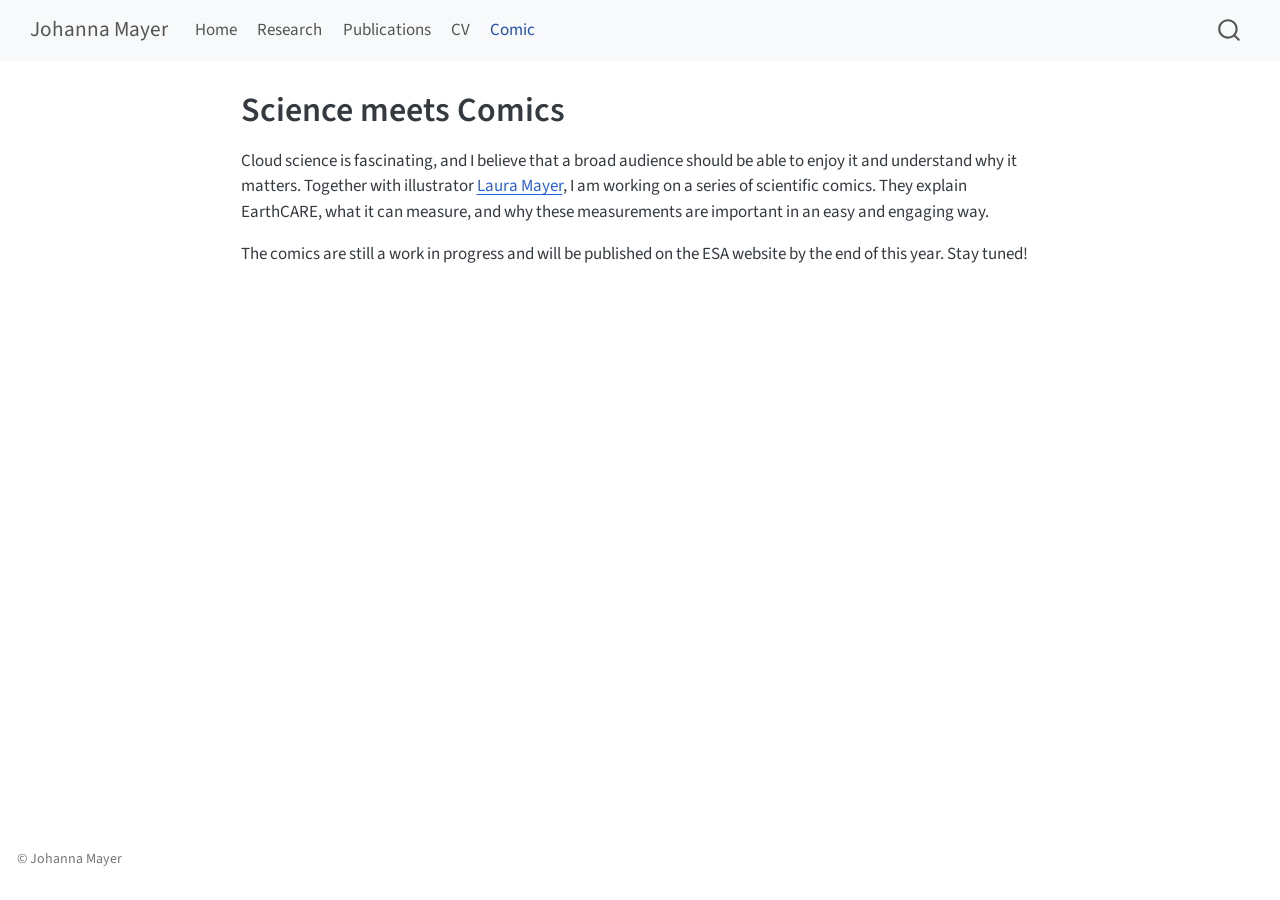
<file: comic.html>
<!DOCTYPE html>
<html xmlns="http://www.w3.org/1999/xhtml" lang="en" xml:lang="en"><head>

<meta charset="utf-8">
<meta name="generator" content="quarto-1.11.9">

<meta name="viewport" content="width=device-width, initial-scale=1.0, user-scalable=yes">


<title>Science meets Comics – Johanna Mayer</title>
<style>
/* Default styles provided by pandoc.
** See https://pandoc.org/MANUAL.html#variables-for-html for config info.
*/
span.smallcaps{font-variant: small-caps;}
div.columns{display: flex; gap: 1.5em;}
div.column{flex: auto;}
@media screen {
div.columns{gap: min(4vw, 1.5em);}
div.column{overflow-x: auto;}
}
div.hanging-indent{margin-left: 1.5em; text-indent: -1.5em;}
ul.task-list{list-style: none;}
ul.task-list li input[type="checkbox"] {
  width: 0.8em;
  margin: 0 0.8em 0.2em -1em; /* quarto-specific, see https://github.com/quarto-dev/quarto-cli/issues/4556 */ 
  vertical-align: middle;
}
</style>


<script src="site_libs/quarto-nav/quarto-nav.js"></script>
<script src="site_libs/quarto-nav/headroom.min.js"></script>
<script src="site_libs/clipboard/clipboard.min.js"></script>
<script src="site_libs/quarto-search/autocomplete.umd.js"></script>
<script src="site_libs/quarto-search/fuse.min.js"></script>
<script src="site_libs/quarto-search/quarto-search.js"></script>
<meta name="quarto:offset" content="./">
<script src="site_libs/quarto-html/quarto.js" type="module"></script>
<script src="site_libs/quarto-html/tabsets/tabsets.js" type="module"></script>
<script src="site_libs/quarto-html/scrollable-regions/scrollable-regions.js" type="module"></script>
<script src="site_libs/quarto-html/popper.min.js"></script>
<script src="site_libs/quarto-html/tippy.umd.min.js"></script>
<script src="site_libs/quarto-html/anchor.min.js"></script>
<link href="site_libs/quarto-html/tippy.css" rel="stylesheet">
<link href="site_libs/quarto-html/quarto-syntax-highlighting-63b5708e65d6cd79cd7618c58d0c21e7.css" rel="stylesheet" id="quarto-text-highlighting-styles">
<script src="site_libs/bootstrap/bootstrap.min.js"></script>
<link href="site_libs/bootstrap/bootstrap-icons.css" rel="stylesheet">
<link href="site_libs/bootstrap/bootstrap-86d01a451078f71662fa36760f71fc18.min.css" rel="stylesheet" append-hash="true" id="quarto-bootstrap" data-mode="light">
<script id="quarto-search-options" type="application/json">{
  "location": "navbar",
  "copy-button": false,
  "collapse-after": 3,
  "panel-placement": "end",
  "type": "overlay",
  "limit": 50,
  "keyboard-shortcut": [
    "f",
    "/",
    "s"
  ],
  "show-item-context": false,
  "language": {
    "search-no-results-text": "No results",
    "search-matching-documents-text": "matching documents",
    "search-copy-link-title": "Copy link to search",
    "search-hide-matches-text": "Hide additional matches",
    "search-more-match-text": "more match in this document",
    "search-more-matches-text": "more matches in this document",
    "search-clear-button-title": "Clear",
    "search-text-placeholder": "",
    "search-detached-cancel-button-title": "Cancel",
    "search-submit-button-title": "Submit",
    "search-label": "Search"
  }
}</script>


<link rel="stylesheet" href="styles.css">
</head>

<body class="nav-fixed fullcontent quarto-light"><a id="quarto-skip-link" class="visually-hidden-focusable" href="#quarto-document-content">Skip to main content</a>

<div id="quarto-search-results"></div>
  <header id="quarto-header" class="headroom fixed-top">
    <nav class="navbar navbar-expand-lg " data-bs-theme="dark" aria-label="Site">
      <div class="navbar-container container-fluid">
      <div class="navbar-brand-container mx-auto">
    <a class="navbar-brand" href="./index.html">
    <span class="navbar-title">Johanna Mayer</span>
    </a>
  </div>
          <button class="navbar-toggler" type="button" data-bs-toggle="collapse" data-bs-target="#navbarCollapse" aria-controls="navbarCollapse" aria-expanded="false" aria-label="Toggle navigation" onclick="if (window.quartoToggleHeadroom) { window.quartoToggleHeadroom(); }">
  <span class="navbar-toggler-icon"></span>
</button>
          <div class="collapse navbar-collapse" id="navbarCollapse">
            <ul class="navbar-nav navbar-nav-scroll me-auto">
  <li class="nav-item">
    <a class="nav-link" href="./index.html"> 
<span class="menu-text">Home</span></a>
  </li>  
  <li class="nav-item">
    <a class="nav-link" href="./research.html"> 
<span class="menu-text">Research</span></a>
  </li>  
  <li class="nav-item">
    <a class="nav-link" href="./publications.html"> 
<span class="menu-text">Publications</span></a>
  </li>  
  <li class="nav-item">
    <a class="nav-link" href="./cv.html"> 
<span class="menu-text">CV</span></a>
  </li>  
  <li class="nav-item">
    <a class="nav-link active" href="./comic.html" aria-current="page"> 
<span class="menu-text">Comic</span></a>
  </li>  
</ul>
          </div> <!-- /navcollapse -->
            <div class="quarto-navbar-tools">
</div>
            <div id="quarto-search" class="" title="Search"></div>
      </div> <!-- /container-fluid -->
    </nav>
</header>
<!-- content -->
<div id="quarto-content" class="quarto-container page-columns page-rows-contents page-layout-article page-navbar">
<!-- sidebar -->
<!-- margin-sidebar -->
    
<!-- main -->
<main class="content" id="quarto-document-content" tabindex="-1">

<header id="title-block-header" class="quarto-title-block default">
<div class="quarto-title">
<h1 class="title">Science meets Comics</h1>
</div>



<div class="quarto-title-meta">

    
  
    
  </div>
  


</header>


<p>Cloud science is fascinating, and I believe that a broad audience should be able to enjoy it and understand why it matters. Together with illustrator <a href="https://lauramayer.space/">Laura Mayer</a>, I am working on a series of scientific comics. They explain EarthCARE, what it can measure, and why these measurements are important in an easy and engaging way.</p>
<p>The comics are still a work in progress and will be published on the ESA website by the end of this year. Stay tuned!</p>



</main> <!-- /main -->
<script id="quarto-html-after-body" type="application/javascript">
  window.document.addEventListener("DOMContentLoaded", function (event) {
    const icon = "";
    const anchorJS = new window.AnchorJS();
    anchorJS.options = {
      placement: 'right',
      icon: icon
    };
    anchorJS.add('.anchored');
    const isCodeAnnotation = (el) => {
      for (const clz of el.classList) {
        if (clz.startsWith('code-annotation-')) {                     
          return true;
        }
      }
      return false;
    }
    const onCopySuccess = function(e) {
      // button target
      const button = e.trigger;
      // don't keep focus
      button.blur();
      // flash "checked"
      button.classList.add('code-copy-button-checked');
      var currentTitle = button.getAttribute("title");
      button.setAttribute("title", "Copied!");
      let tooltip;
      if (window.bootstrap) {
        button.setAttribute("data-bs-toggle", "tooltip");
        button.setAttribute("data-bs-placement", "left");
        button.setAttribute("data-bs-title", "Copied!");
        tooltip = new bootstrap.Tooltip(button, 
          { trigger: "manual", 
            customClass: "code-copy-button-tooltip",
            offset: [0, -8]});
        tooltip.show();    
      }
      setTimeout(function() {
        if (tooltip) {
          tooltip.hide();
          button.removeAttribute("data-bs-title");
          button.removeAttribute("data-bs-toggle");
          button.removeAttribute("data-bs-placement");
        }
        button.setAttribute("title", currentTitle);
        button.classList.remove('code-copy-button-checked');
      }, 1000);
      // clear code selection
      e.clearSelection();
    }
    const getTextToCopy = function(trigger) {
      const outerScaffold = trigger.parentElement.cloneNode(true);
      const codeEl = outerScaffold.querySelector('code');
      for (const childEl of codeEl.children) {
        if (isCodeAnnotation(childEl)) {
          childEl.remove();
        }
      }
      return codeEl.innerText;
    }
    const clipboard = new window.ClipboardJS('.code-copy-button:not([data-in-quarto-modal])', {
      text: getTextToCopy
    });
    clipboard.on('success', onCopySuccess);
    if (window.document.getElementById('quarto-embedded-source-code-modal')) {
      const clipboardModal = new window.ClipboardJS('.code-copy-button[data-in-quarto-modal]', {
        text: getTextToCopy,
        container: window.document.getElementById('quarto-embedded-source-code-modal')
      });
      clipboardModal.on('success', onCopySuccess);
    }
      var localhostRegex = new RegExp(/^(?:http|https):\/\/localhost\:?[0-9]*\//);
      var mailtoRegex = new RegExp(/^mailto:/);
        var filterRegex = new RegExp("https:\/\/johanna-mayer\.github\.io\/johanna-mayer\/");
      var isInternal = (href) => {
          return filterRegex.test(href) || localhostRegex.test(href) || mailtoRegex.test(href);
      }
      // Inspect non-navigation links and adorn them if external
      window.quartoDecorateExternalLinks = function (root) {
     var links = (root || window.document).querySelectorAll('a[href]:not(.nav-link):not(.navbar-brand):not(.toc-action):not(.sidebar-link):not(.sidebar-item-toggle):not(.pagination-link):not(.no-external):not([aria-hidden]):not(.dropdown-item):not(.quarto-navigation-tool):not(.about-link)');
      for (var i=0; i<links.length; i++) {
        const link = links[i];
        if (!isInternal(link.href)) {
          // undo the damage that might have been done by quarto-nav.js in the case of
          // links that we want to consider external
          if (link.dataset.originalHref !== undefined) {
            link.href = link.dataset.originalHref;
          }
          if (!link.classList.contains('no-external-icon')) {
          }
        }
      }
      };
      window.quartoDecorateExternalLinks(window.document);
    // Esc closes the popup (WCAG 1.4.13) and focus leaving both trigger and
    // popup closes it (WCAG 2.4.11); tippy handles neither for interactive popups.
    const hideOnEscAndFocusOut = {
      name: 'hideOnEscAndFocusOut',
      defaultValue: true,
      fn(instance) {
        const dismiss = () => {
          // A show scheduled by the trigger delay would otherwise reopen it
          instance.clearDelayTimeouts();
          instance.hide();
        };
        const onKeyDown = (event) => {
          if (event.key !== 'Escape') {
            return;
          }
          // Keep Esc from also reaching page handlers (e.g. reveal.js overview),
          // except an open reveal.js slide menu, which Esc should close too.
          // The menu handles keys only when its keyboard option is on.
          const menuHandlesEsc = window.Reveal?.getPlugin?.('menu')?.isOpen() &&
            window.Reveal.getConfig().menu?.keyboard !== false;
          if (!menuHandlesEsc) {
            event.stopPropagation();
          }
          if (instance.popper.contains(window.document.activeElement)) {
            // Disabled while refocusing so the focus trigger does not reopen it
            instance.disable();
            instance.reference.focus();
            instance.enable();
          }
          dismiss();
        };
        const onFocusOut = (event) => {
          const target = event.relatedTarget;
          if (target && !instance.reference.contains(target) &&
              !instance.popper.contains(target)) {
            dismiss();
          }
        };
        // On the trigger too: a click trigger (code-annotations: select) has no
        // blur handling. Attached for the instance's lifetime so leaving the
        // trigger also cancels a show still pending on the trigger delay.
        instance.reference.addEventListener('focusout', onFocusOut);
        return {
          onShow() {
            window.document.addEventListener('keydown', onKeyDown, true);
            instance.popper.addEventListener('focusout', onFocusOut);
          },
          onHide() {
            window.document.removeEventListener('keydown', onKeyDown, true);
            instance.popper.removeEventListener('focusout', onFocusOut);
          },
          onDestroy() {
            instance.reference.removeEventListener('focusout', onFocusOut);
          },
        };
      },
    };
    function tippyHover(el, contentFn, onTriggerFn, onUntriggerFn) {
      const config = {
        allowHTML: true,
        maxWidth: 500,
        delay: 100,
        arrow: false,
        appendTo: function(el) {
            return el.parentElement;
        },
        interactive: true,
        interactiveBorder: 10,
        theme: 'quarto',
        placement: 'bottom-start',
        plugins: [hideOnEscAndFocusOut],
      };
      if (contentFn) {
        config.content = contentFn;
      }
      if (onTriggerFn) {
        config.onTrigger = onTriggerFn;
      }
      if (onUntriggerFn) {
        config.onUntrigger = onUntriggerFn;
      }
      window.tippy(el, config); 
    }
    const noterefs = window.document.querySelectorAll('a[role="doc-noteref"]');
    for (var i=0; i<noterefs.length; i++) {
      const ref = noterefs[i];
      tippyHover(ref, function() {
        // use id or data attribute instead here
        let href = ref.getAttribute('data-footnote-href') || ref.getAttribute('href');
        try { href = new URL(href).hash; } catch {}
        const id = href.replace(/^#\/?/, "");
        const note = window.document.getElementById(id);
        if (note) {
          return note.innerHTML;
        } else {
          return "";
        }
      });
    }
    const xrefs = window.document.querySelectorAll('a.quarto-xref');
    const processXRef = (id, note) => {
      // Strip column container classes
      const stripColumnClz = (el) => {
        el.classList.remove("page-full", "page-columns");
        if (el.children) {
          for (const child of el.children) {
            stripColumnClz(child);
          }
        }
      }
      stripColumnClz(note)
      if (id === null || id.startsWith('sec-')) {
        // Special case sections, only their first couple elements
        const container = document.createElement("div");
        if (note.children && note.children.length > 2) {
          container.appendChild(note.children[0].cloneNode(true));
          for (let i = 1; i < note.children.length; i++) {
            const child = note.children[i];
            if (child.tagName === "P" && child.innerText === "") {
              continue;
            } else {
              container.appendChild(child.cloneNode(true));
              break;
            }
          }
          if (window.Quarto?.typesetMath) {
            window.Quarto.typesetMath(container);
          }
          return container.innerHTML
        } else {
          if (window.Quarto?.typesetMath) {
            window.Quarto.typesetMath(note);
          }
          return note.innerHTML;
        }
      } else {
        // Remove any anchor links if they are present
        const anchorLink = note.querySelector('a.anchorjs-link');
        if (anchorLink) {
          anchorLink.remove();
        }
        if (window.Quarto?.typesetMath) {
          window.Quarto.typesetMath(note);
        }
        if (note.classList.contains("callout")) {
          return note.outerHTML;
        } else {
          return note.innerHTML;
        }
      }
    }
    for (var i=0; i<xrefs.length; i++) {
      const xref = xrefs[i];
      tippyHover(xref, undefined, function(instance) {
        instance.disable();
        let url = xref.getAttribute('href');
        let hash = undefined; 
        if (url.startsWith('#')) {
          hash = url;
        } else {
          try { hash = new URL(url).hash; } catch {}
        }
        if (hash) {
          const id = hash.replace(/^#\/?/, "");
          const note = window.document.getElementById(id);
          if (note !== null) {
            try {
              const html = processXRef(id, note.cloneNode(true));
              instance.setContent(html);
            } finally {
              instance.enable();
              instance.show();
            }
          } else {
            // See if we can fetch this
            fetch(url.split('#')[0])
            .then(res => res.text())
            .then(html => {
              const parser = new DOMParser();
              const htmlDoc = parser.parseFromString(html, "text/html");
              const note = htmlDoc.getElementById(id);
              if (note !== null) {
                const html = processXRef(id, note);
                instance.setContent(html);
              } 
            }).finally(() => {
              instance.enable();
              instance.show();
            });
          }
        } else {
          // See if we can fetch a full url (with no hash to target)
          // This is a special case and we should probably do some content thinning / targeting
          fetch(url)
          .then(res => res.text())
          .then(html => {
            const parser = new DOMParser();
            const htmlDoc = parser.parseFromString(html, "text/html");
            const note = htmlDoc.querySelector('main.content');
            if (note !== null) {
              // This should only happen for chapter cross references
              // (since there is no id in the URL)
              // remove the first header
              if (note.children.length > 0 && note.children[0].tagName === "HEADER") {
                note.children[0].remove();
              }
              const html = processXRef(null, note);
              instance.setContent(html);
            } 
          }).finally(() => {
            instance.enable();
            instance.show();
          });
        }
      }, function(instance) {
      });
    }
        let selectedAnnoteEl;
        const selectorForAnnotation = ( cell, annotation) => {
          let cellAttr = 'data-code-cell="' + cell + '"';
          let lineAttr = 'data-code-annotation="' +  annotation + '"';
          const selector = 'span[' + cellAttr + '][' + lineAttr + ']';
          return selector;
        }
        const selectCodeLines = (annoteEl) => {
          const doc = window.document;
          const targetCell = annoteEl.getAttribute("data-target-cell");
          const targetAnnotation = annoteEl.getAttribute("data-target-annotation");
          const annoteSpan = window.document.querySelector(selectorForAnnotation(targetCell, targetAnnotation));
          const lines = annoteSpan.getAttribute("data-code-lines").split(",");
          const lineIds = lines.map((line) => {
            return targetCell + "-" + line;
          })
          // Each band is positioned against its own containing block, which is
          // not the offsetParent of the lines, so place it from client rects.
          const placeBand = (band, firstEl, lastEl, codeBlock) => {
            const container = band.offsetParent;
            if (container === null) {
              return;
            }
            const containerRect = container.getBoundingClientRect();
            // Reveal.js scales slides with a transform, so convert client
            // pixels back to the CSS pixels of the container.
            const scale = containerRect.height / container.offsetHeight || 1;
            const firstRect = firstEl.getBoundingClientRect();
            const lastRect = lastEl.getBoundingClientRect();
            const top = (firstRect.top - containerRect.top) / scale - container.clientTop + container.scrollTop;
            const height = (lastRect.bottom - firstRect.top) / scale;
            band.style.top = top - 2 + "px";
            band.style.height = height + 4 + "px";
            if (codeBlock) {
              // Without the copy button wrapper, the containing block is wider
              // than the code block, so span the code block explicitly.
              const blockRect = codeBlock.getBoundingClientRect();
              band.style.left = (blockRect.left - containerRect.left) / scale - container.clientLeft + container.scrollLeft + "px";
              band.style.width = blockRect.width / scale + "px";
            }
          };
          if (lineIds.length > 0) {
            const el = window.document.getElementById(lineIds[0]);
            const lastEl = window.document.getElementById(lineIds[lineIds.length - 1]);
            const parent = el.parentElement.parentElement;
            // cook up a div (if necessary) and position it
            let div = window.document.getElementById("code-annotation-line-highlight");
            if (div === null) {
              div = window.document.createElement("div");
              div.setAttribute("id", "code-annotation-line-highlight");
              div.style.position = 'absolute';
              parent.appendChild(div);
            }
            placeBand(div, el, lastEl, parent.closest("div.sourceCode") || parent);
            let gutterDiv = window.document.getElementById("code-annotation-line-highlight-gutter");
            if (gutterDiv === null) {
              gutterDiv = window.document.createElement("div");
              gutterDiv.setAttribute("id", "code-annotation-line-highlight-gutter");
              gutterDiv.style.position = 'absolute';
              const codeCell = window.document.getElementById(targetCell);
              const gutter = codeCell.querySelector('.code-annotation-gutter');
              gutter.appendChild(gutterDiv);
            }
            placeBand(gutterDiv, el, lastEl);
            selectedAnnoteEl = annoteEl;
          }
        };
        const unselectCodeLines = () => {
          const elementsIds = ["code-annotation-line-highlight", "code-annotation-line-highlight-gutter"];
          elementsIds.forEach((elId) => {
            const div = window.document.getElementById(elId);
            if (div) {
              div.remove();
            }
          });
          selectedAnnoteEl = undefined;
        };
          // Handle positioning of the toggle
      window.addEventListener(
        "resize",
        throttle(() => {
          elRect = undefined;
          if (selectedAnnoteEl) {
            selectCodeLines(selectedAnnoteEl);
          }
        }, 10)
      );
      function throttle(fn, ms) {
      let throttle = false;
      let timer;
        return (...args) => {
          if(!throttle) { // first call gets through
              fn.apply(this, args);
              throttle = true;
          } else { // all the others get throttled
              if(timer) clearTimeout(timer); // cancel #2
              timer = setTimeout(() => {
                fn.apply(this, args);
                timer = throttle = false;
              }, ms);
          }
        };
      }
        // Attach click handler to the DT
        const annoteDls = window.document.querySelectorAll('dt[data-target-cell]');
        for (const annoteDlNode of annoteDls) {
          annoteDlNode.addEventListener('click', (event) => {
            const clickedEl = event.target;
            if (clickedEl !== selectedAnnoteEl) {
              unselectCodeLines();
              const activeEl = window.document.querySelector('dt[data-target-cell].code-annotation-active');
              if (activeEl) {
                activeEl.classList.remove('code-annotation-active');
              }
              selectCodeLines(clickedEl);
              clickedEl.classList.add('code-annotation-active');
            } else {
              // Unselect the line
              unselectCodeLines();
              clickedEl.classList.remove('code-annotation-active');
            }
          });
        }
    const findCites = (el) => {
      const parentEl = el.parentElement;
      if (parentEl) {
        const cites = parentEl.dataset.cites;
        if (cites) {
          return {
            el,
            cites: cites.split(' ')
          };
        } else {
          return findCites(el.parentElement)
        }
      } else {
        return undefined;
      }
    };
    var bibliorefs = window.document.querySelectorAll('a[role="doc-biblioref"]');
    for (var i=0; i<bibliorefs.length; i++) {
      const ref = bibliorefs[i];
      const citeInfo = findCites(ref);
      if (citeInfo) {
        tippyHover(citeInfo.el, function() {
          var popup = window.document.createElement('div');
          citeInfo.cites.forEach(function(cite) {
            var citeDiv = window.document.createElement('div');
            citeDiv.classList.add('hanging-indent');
            citeDiv.classList.add('csl-entry');
            var biblioDiv = window.document.getElementById('ref-' + cite);
            if (biblioDiv) {
              citeDiv.innerHTML = biblioDiv.innerHTML;
            }
            popup.appendChild(citeDiv);
          });
          return popup.innerHTML;
        });
      }
    }
  });
  </script>
  <script type="application/javascript">
  window.quartoScrollableRegionsLabels = {"code":"Scrollable code","output":"Scrollable output"};
  </script>
</div> <!-- /content -->
<footer class="footer">
  <div class="nav-footer">
    <div class="nav-footer-left">
<p>© Johanna Mayer</p>
</div>   
    <div class="nav-footer-center">
      &nbsp;
    </div>
    <div class="nav-footer-right">
      &nbsp;
    </div>
  </div>
</footer>




</body></html>
</file>
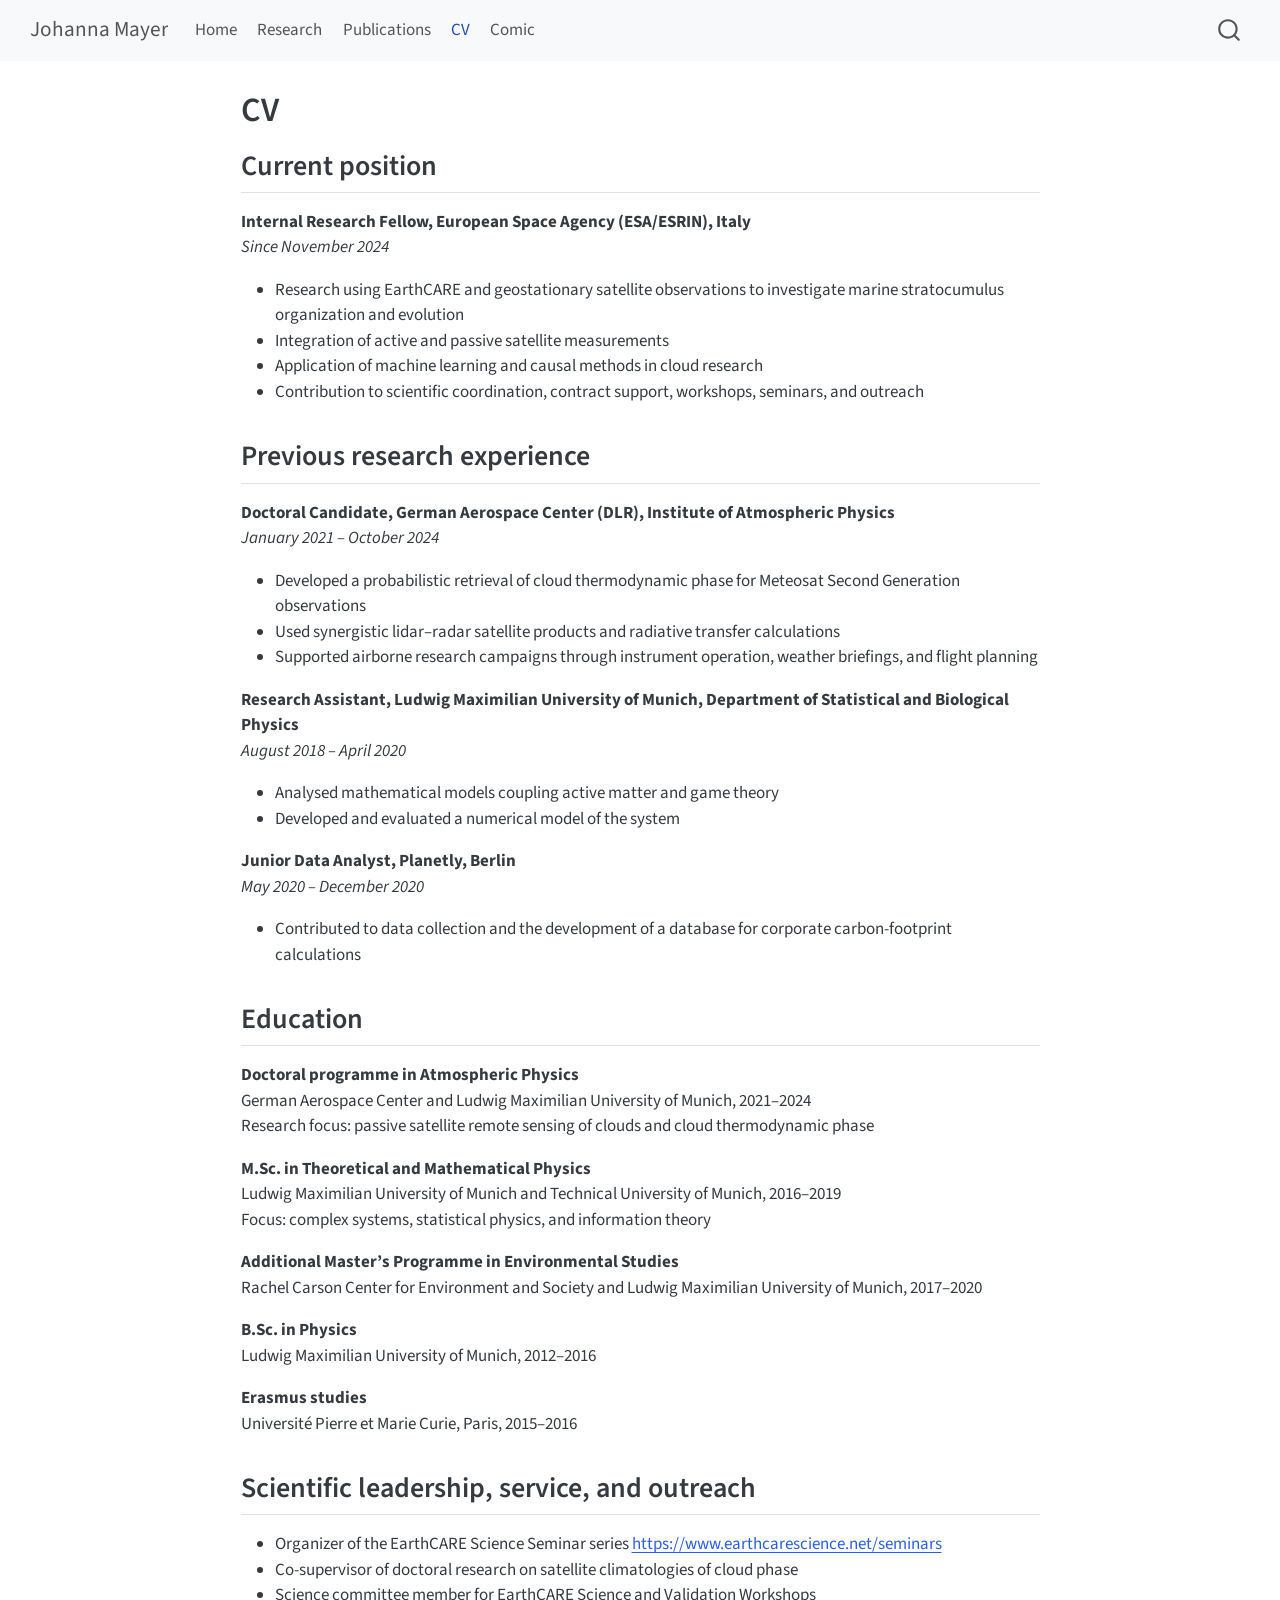
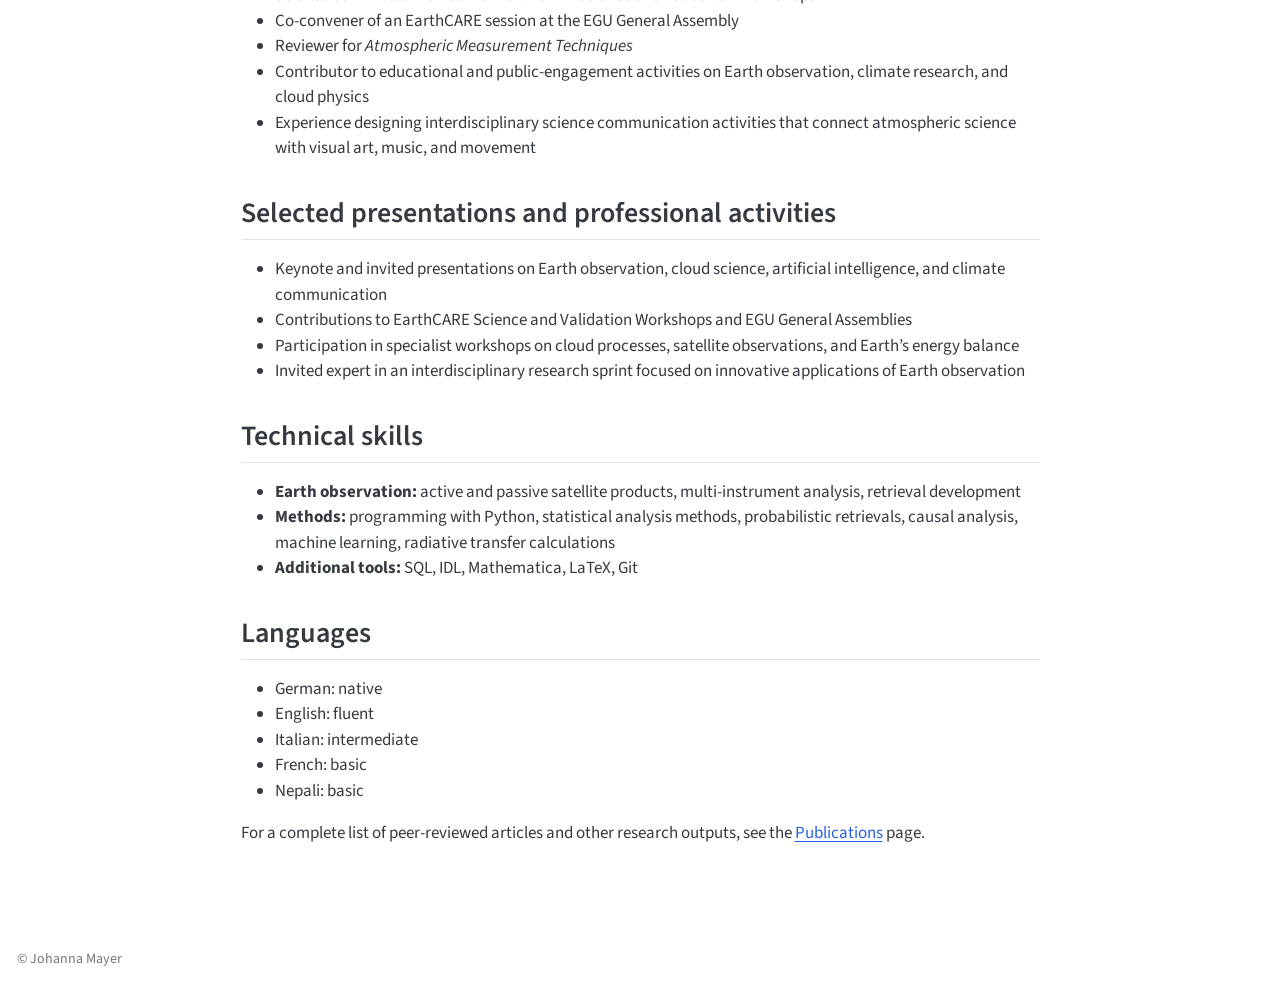
<file: cv.html>
<!DOCTYPE html>
<html xmlns="http://www.w3.org/1999/xhtml" lang="en" xml:lang="en"><head>

<meta charset="utf-8">
<meta name="generator" content="quarto-1.11.9">

<meta name="viewport" content="width=device-width, initial-scale=1.0, user-scalable=yes">


<title>CV – Johanna Mayer</title>
<style>
/* Default styles provided by pandoc.
** See https://pandoc.org/MANUAL.html#variables-for-html for config info.
*/
span.smallcaps{font-variant: small-caps;}
div.columns{display: flex; gap: 1.5em;}
div.column{flex: auto;}
@media screen {
div.columns{gap: min(4vw, 1.5em);}
div.column{overflow-x: auto;}
}
div.hanging-indent{margin-left: 1.5em; text-indent: -1.5em;}
ul.task-list{list-style: none;}
ul.task-list li input[type="checkbox"] {
  width: 0.8em;
  margin: 0 0.8em 0.2em -1em; /* quarto-specific, see https://github.com/quarto-dev/quarto-cli/issues/4556 */ 
  vertical-align: middle;
}
</style>


<script src="site_libs/quarto-nav/quarto-nav.js"></script>
<script src="site_libs/quarto-nav/headroom.min.js"></script>
<script src="site_libs/clipboard/clipboard.min.js"></script>
<script src="site_libs/quarto-search/autocomplete.umd.js"></script>
<script src="site_libs/quarto-search/fuse.min.js"></script>
<script src="site_libs/quarto-search/quarto-search.js"></script>
<meta name="quarto:offset" content="./">
<script src="site_libs/quarto-html/quarto.js" type="module"></script>
<script src="site_libs/quarto-html/tabsets/tabsets.js" type="module"></script>
<script src="site_libs/quarto-html/scrollable-regions/scrollable-regions.js" type="module"></script>
<script src="site_libs/quarto-html/popper.min.js"></script>
<script src="site_libs/quarto-html/tippy.umd.min.js"></script>
<script src="site_libs/quarto-html/anchor.min.js"></script>
<link href="site_libs/quarto-html/tippy.css" rel="stylesheet">
<link href="site_libs/quarto-html/quarto-syntax-highlighting-63b5708e65d6cd79cd7618c58d0c21e7.css" rel="stylesheet" id="quarto-text-highlighting-styles">
<script src="site_libs/bootstrap/bootstrap.min.js"></script>
<link href="site_libs/bootstrap/bootstrap-icons.css" rel="stylesheet">
<link href="site_libs/bootstrap/bootstrap-86d01a451078f71662fa36760f71fc18.min.css" rel="stylesheet" append-hash="true" id="quarto-bootstrap" data-mode="light">
<script id="quarto-search-options" type="application/json">{
  "location": "navbar",
  "copy-button": false,
  "collapse-after": 3,
  "panel-placement": "end",
  "type": "overlay",
  "limit": 50,
  "keyboard-shortcut": [
    "f",
    "/",
    "s"
  ],
  "show-item-context": false,
  "language": {
    "search-no-results-text": "No results",
    "search-matching-documents-text": "matching documents",
    "search-copy-link-title": "Copy link to search",
    "search-hide-matches-text": "Hide additional matches",
    "search-more-match-text": "more match in this document",
    "search-more-matches-text": "more matches in this document",
    "search-clear-button-title": "Clear",
    "search-text-placeholder": "",
    "search-detached-cancel-button-title": "Cancel",
    "search-submit-button-title": "Submit",
    "search-label": "Search"
  }
}</script>


<link rel="stylesheet" href="styles.css">
</head>

<body class="nav-fixed fullcontent quarto-light"><a id="quarto-skip-link" class="visually-hidden-focusable" href="#quarto-document-content">Skip to main content</a>

<div id="quarto-search-results"></div>
  <header id="quarto-header" class="headroom fixed-top">
    <nav class="navbar navbar-expand-lg " data-bs-theme="dark" aria-label="Site">
      <div class="navbar-container container-fluid">
      <div class="navbar-brand-container mx-auto">
    <a class="navbar-brand" href="./index.html">
    <span class="navbar-title">Johanna Mayer</span>
    </a>
  </div>
          <button class="navbar-toggler" type="button" data-bs-toggle="collapse" data-bs-target="#navbarCollapse" aria-controls="navbarCollapse" aria-expanded="false" aria-label="Toggle navigation" onclick="if (window.quartoToggleHeadroom) { window.quartoToggleHeadroom(); }">
  <span class="navbar-toggler-icon"></span>
</button>
          <div class="collapse navbar-collapse" id="navbarCollapse">
            <ul class="navbar-nav navbar-nav-scroll me-auto">
  <li class="nav-item">
    <a class="nav-link" href="./index.html"> 
<span class="menu-text">Home</span></a>
  </li>  
  <li class="nav-item">
    <a class="nav-link" href="./research.html"> 
<span class="menu-text">Research</span></a>
  </li>  
  <li class="nav-item">
    <a class="nav-link" href="./publications.html"> 
<span class="menu-text">Publications</span></a>
  </li>  
  <li class="nav-item">
    <a class="nav-link active" href="./cv.html" aria-current="page"> 
<span class="menu-text">CV</span></a>
  </li>  
  <li class="nav-item">
    <a class="nav-link" href="./comic.html"> 
<span class="menu-text">Comic</span></a>
  </li>  
</ul>
          </div> <!-- /navcollapse -->
            <div class="quarto-navbar-tools">
</div>
            <div id="quarto-search" class="" title="Search"></div>
      </div> <!-- /container-fluid -->
    </nav>
</header>
<!-- content -->
<div id="quarto-content" class="quarto-container page-columns page-rows-contents page-layout-article page-navbar">
<!-- sidebar -->
<!-- margin-sidebar -->
    
<!-- main -->
<main class="content" id="quarto-document-content" tabindex="-1">

<header id="title-block-header" class="quarto-title-block default">
<div class="quarto-title">
<h1 class="title">CV</h1>
</div>



<div class="quarto-title-meta">

    
  
    
  </div>
  


</header>


<section id="current-position" class="level2">
<h2 class="anchored" data-anchor-id="current-position">Current position</h2>
<p><strong>Internal Research Fellow, European Space Agency (ESA/ESRIN), Italy</strong><br>
<em>Since November 2024</em></p>
<ul>
<li>Research using EarthCARE and geostationary satellite observations to investigate marine stratocumulus organization and evolution</li>
<li>Integration of active and passive satellite measurements</li>
<li>Application of machine learning and causal methods in cloud research</li>
<li>Contribution to scientific coordination, contract support, workshops, seminars, and outreach</li>
</ul>
</section>
<section id="previous-research-experience" class="level2">
<h2 class="anchored" data-anchor-id="previous-research-experience">Previous research experience</h2>
<p><strong>Doctoral Candidate, German Aerospace Center (DLR), Institute of Atmospheric Physics</strong><br>
<em>January 2021 – October 2024</em></p>
<ul>
<li>Developed a probabilistic retrieval of cloud thermodynamic phase for Meteosat Second Generation observations</li>
<li>Used synergistic lidar–radar satellite products and radiative transfer calculations</li>
<li>Supported airborne research campaigns through instrument operation, weather briefings, and flight planning</li>
</ul>
<p><strong>Research Assistant, Ludwig Maximilian University of Munich, Department of Statistical and Biological Physics</strong><br>
<em>August 2018 – April 2020</em></p>
<ul>
<li>Analysed mathematical models coupling active matter and game theory</li>
<li>Developed and evaluated a numerical model of the system</li>
</ul>
<p><strong>Junior Data Analyst, Planetly, Berlin</strong><br>
<em>May 2020 – December 2020</em></p>
<ul>
<li>Contributed to data collection and the development of a database for corporate carbon-footprint calculations</li>
</ul>
</section>
<section id="education" class="level2">
<h2 class="anchored" data-anchor-id="education">Education</h2>
<p><strong>Doctoral programme in Atmospheric Physics</strong><br>
German Aerospace Center and Ludwig Maximilian University of Munich, 2021–2024<br>
Research focus: passive satellite remote sensing of clouds and cloud thermodynamic phase</p>
<p><strong>M.Sc. in Theoretical and Mathematical Physics</strong><br>
Ludwig Maximilian University of Munich and Technical University of Munich, 2016–2019<br>
Focus: complex systems, statistical physics, and information theory</p>
<p><strong>Additional Master’s Programme in Environmental Studies</strong><br>
Rachel Carson Center for Environment and Society and Ludwig Maximilian University of Munich, 2017–2020</p>
<p><strong>B.Sc. in Physics</strong><br>
Ludwig Maximilian University of Munich, 2012–2016</p>
<p><strong>Erasmus studies</strong><br>
Université Pierre et Marie Curie, Paris, 2015–2016</p>
</section>
<section id="scientific-leadership-service-and-outreach" class="level2">
<h2 class="anchored" data-anchor-id="scientific-leadership-service-and-outreach">Scientific leadership, service, and outreach</h2>
<ul>
<li>Organizer of the EarthCARE Science Seminar series <a href="https://www.earthcarescience.net/seminars">https://www.earthcarescience.net/seminars</a></li>
<li>Co-supervisor of doctoral research on satellite climatologies of cloud phase</li>
<li>Science committee member for EarthCARE Science and Validation Workshops</li>
<li>Co-convener of an EarthCARE session at the EGU General Assembly</li>
<li>Reviewer for <em>Atmospheric Measurement Techniques</em></li>
<li>Contributor to educational and public-engagement activities on Earth observation, climate research, and cloud physics</li>
<li>Experience designing interdisciplinary science communication activities that connect atmospheric science with visual art, music, and movement</li>
</ul>
</section>
<section id="selected-presentations-and-professional-activities" class="level2">
<h2 class="anchored" data-anchor-id="selected-presentations-and-professional-activities">Selected presentations and professional activities</h2>
<ul>
<li>Keynote and invited presentations on Earth observation, cloud science, artificial intelligence, and climate communication</li>
<li>Contributions to EarthCARE Science and Validation Workshops and EGU General Assemblies</li>
<li>Participation in specialist workshops on cloud processes, satellite observations, and Earth’s energy balance</li>
<li>Invited expert in an interdisciplinary research sprint focused on innovative applications of Earth observation</li>
</ul>
</section>
<section id="technical-skills" class="level2">
<h2 class="anchored" data-anchor-id="technical-skills">Technical skills</h2>
<ul>
<li><strong>Earth observation:</strong> active and passive satellite products, multi-instrument analysis, retrieval development</li>
<li><strong>Methods:</strong> programming with Python, statistical analysis methods, probabilistic retrievals, causal analysis, machine learning, radiative transfer calculations</li>
<li><strong>Additional tools:</strong> SQL, IDL, Mathematica, LaTeX, Git</li>
</ul>
</section>
<section id="languages" class="level2">
<h2 class="anchored" data-anchor-id="languages">Languages</h2>
<ul>
<li>German: native</li>
<li>English: fluent</li>
<li>Italian: intermediate</li>
<li>French: basic</li>
<li>Nepali: basic</li>
</ul>
<p>For a complete list of peer-reviewed articles and other research outputs, see the <a href="./publications.html">Publications</a> page.</p>


</section>

</main> <!-- /main -->
<script id="quarto-html-after-body" type="application/javascript">
  window.document.addEventListener("DOMContentLoaded", function (event) {
    const icon = "";
    const anchorJS = new window.AnchorJS();
    anchorJS.options = {
      placement: 'right',
      icon: icon
    };
    anchorJS.add('.anchored');
    const isCodeAnnotation = (el) => {
      for (const clz of el.classList) {
        if (clz.startsWith('code-annotation-')) {                     
          return true;
        }
      }
      return false;
    }
    const onCopySuccess = function(e) {
      // button target
      const button = e.trigger;
      // don't keep focus
      button.blur();
      // flash "checked"
      button.classList.add('code-copy-button-checked');
      var currentTitle = button.getAttribute("title");
      button.setAttribute("title", "Copied!");
      let tooltip;
      if (window.bootstrap) {
        button.setAttribute("data-bs-toggle", "tooltip");
        button.setAttribute("data-bs-placement", "left");
        button.setAttribute("data-bs-title", "Copied!");
        tooltip = new bootstrap.Tooltip(button, 
          { trigger: "manual", 
            customClass: "code-copy-button-tooltip",
            offset: [0, -8]});
        tooltip.show();    
      }
      setTimeout(function() {
        if (tooltip) {
          tooltip.hide();
          button.removeAttribute("data-bs-title");
          button.removeAttribute("data-bs-toggle");
          button.removeAttribute("data-bs-placement");
        }
        button.setAttribute("title", currentTitle);
        button.classList.remove('code-copy-button-checked');
      }, 1000);
      // clear code selection
      e.clearSelection();
    }
    const getTextToCopy = function(trigger) {
      const outerScaffold = trigger.parentElement.cloneNode(true);
      const codeEl = outerScaffold.querySelector('code');
      for (const childEl of codeEl.children) {
        if (isCodeAnnotation(childEl)) {
          childEl.remove();
        }
      }
      return codeEl.innerText;
    }
    const clipboard = new window.ClipboardJS('.code-copy-button:not([data-in-quarto-modal])', {
      text: getTextToCopy
    });
    clipboard.on('success', onCopySuccess);
    if (window.document.getElementById('quarto-embedded-source-code-modal')) {
      const clipboardModal = new window.ClipboardJS('.code-copy-button[data-in-quarto-modal]', {
        text: getTextToCopy,
        container: window.document.getElementById('quarto-embedded-source-code-modal')
      });
      clipboardModal.on('success', onCopySuccess);
    }
      var localhostRegex = new RegExp(/^(?:http|https):\/\/localhost\:?[0-9]*\//);
      var mailtoRegex = new RegExp(/^mailto:/);
        var filterRegex = new RegExp("https:\/\/johanna-mayer\.github\.io\/johanna-mayer\/");
      var isInternal = (href) => {
          return filterRegex.test(href) || localhostRegex.test(href) || mailtoRegex.test(href);
      }
      // Inspect non-navigation links and adorn them if external
      window.quartoDecorateExternalLinks = function (root) {
     var links = (root || window.document).querySelectorAll('a[href]:not(.nav-link):not(.navbar-brand):not(.toc-action):not(.sidebar-link):not(.sidebar-item-toggle):not(.pagination-link):not(.no-external):not([aria-hidden]):not(.dropdown-item):not(.quarto-navigation-tool):not(.about-link)');
      for (var i=0; i<links.length; i++) {
        const link = links[i];
        if (!isInternal(link.href)) {
          // undo the damage that might have been done by quarto-nav.js in the case of
          // links that we want to consider external
          if (link.dataset.originalHref !== undefined) {
            link.href = link.dataset.originalHref;
          }
          if (!link.classList.contains('no-external-icon')) {
          }
        }
      }
      };
      window.quartoDecorateExternalLinks(window.document);
    // Esc closes the popup (WCAG 1.4.13) and focus leaving both trigger and
    // popup closes it (WCAG 2.4.11); tippy handles neither for interactive popups.
    const hideOnEscAndFocusOut = {
      name: 'hideOnEscAndFocusOut',
      defaultValue: true,
      fn(instance) {
        const dismiss = () => {
          // A show scheduled by the trigger delay would otherwise reopen it
          instance.clearDelayTimeouts();
          instance.hide();
        };
        const onKeyDown = (event) => {
          if (event.key !== 'Escape') {
            return;
          }
          // Keep Esc from also reaching page handlers (e.g. reveal.js overview),
          // except an open reveal.js slide menu, which Esc should close too.
          // The menu handles keys only when its keyboard option is on.
          const menuHandlesEsc = window.Reveal?.getPlugin?.('menu')?.isOpen() &&
            window.Reveal.getConfig().menu?.keyboard !== false;
          if (!menuHandlesEsc) {
            event.stopPropagation();
          }
          if (instance.popper.contains(window.document.activeElement)) {
            // Disabled while refocusing so the focus trigger does not reopen it
            instance.disable();
            instance.reference.focus();
            instance.enable();
          }
          dismiss();
        };
        const onFocusOut = (event) => {
          const target = event.relatedTarget;
          if (target && !instance.reference.contains(target) &&
              !instance.popper.contains(target)) {
            dismiss();
          }
        };
        // On the trigger too: a click trigger (code-annotations: select) has no
        // blur handling. Attached for the instance's lifetime so leaving the
        // trigger also cancels a show still pending on the trigger delay.
        instance.reference.addEventListener('focusout', onFocusOut);
        return {
          onShow() {
            window.document.addEventListener('keydown', onKeyDown, true);
            instance.popper.addEventListener('focusout', onFocusOut);
          },
          onHide() {
            window.document.removeEventListener('keydown', onKeyDown, true);
            instance.popper.removeEventListener('focusout', onFocusOut);
          },
          onDestroy() {
            instance.reference.removeEventListener('focusout', onFocusOut);
          },
        };
      },
    };
    function tippyHover(el, contentFn, onTriggerFn, onUntriggerFn) {
      const config = {
        allowHTML: true,
        maxWidth: 500,
        delay: 100,
        arrow: false,
        appendTo: function(el) {
            return el.parentElement;
        },
        interactive: true,
        interactiveBorder: 10,
        theme: 'quarto',
        placement: 'bottom-start',
        plugins: [hideOnEscAndFocusOut],
      };
      if (contentFn) {
        config.content = contentFn;
      }
      if (onTriggerFn) {
        config.onTrigger = onTriggerFn;
      }
      if (onUntriggerFn) {
        config.onUntrigger = onUntriggerFn;
      }
      window.tippy(el, config); 
    }
    const noterefs = window.document.querySelectorAll('a[role="doc-noteref"]');
    for (var i=0; i<noterefs.length; i++) {
      const ref = noterefs[i];
      tippyHover(ref, function() {
        // use id or data attribute instead here
        let href = ref.getAttribute('data-footnote-href') || ref.getAttribute('href');
        try { href = new URL(href).hash; } catch {}
        const id = href.replace(/^#\/?/, "");
        const note = window.document.getElementById(id);
        if (note) {
          return note.innerHTML;
        } else {
          return "";
        }
      });
    }
    const xrefs = window.document.querySelectorAll('a.quarto-xref');
    const processXRef = (id, note) => {
      // Strip column container classes
      const stripColumnClz = (el) => {
        el.classList.remove("page-full", "page-columns");
        if (el.children) {
          for (const child of el.children) {
            stripColumnClz(child);
          }
        }
      }
      stripColumnClz(note)
      if (id === null || id.startsWith('sec-')) {
        // Special case sections, only their first couple elements
        const container = document.createElement("div");
        if (note.children && note.children.length > 2) {
          container.appendChild(note.children[0].cloneNode(true));
          for (let i = 1; i < note.children.length; i++) {
            const child = note.children[i];
            if (child.tagName === "P" && child.innerText === "") {
              continue;
            } else {
              container.appendChild(child.cloneNode(true));
              break;
            }
          }
          if (window.Quarto?.typesetMath) {
            window.Quarto.typesetMath(container);
          }
          return container.innerHTML
        } else {
          if (window.Quarto?.typesetMath) {
            window.Quarto.typesetMath(note);
          }
          return note.innerHTML;
        }
      } else {
        // Remove any anchor links if they are present
        const anchorLink = note.querySelector('a.anchorjs-link');
        if (anchorLink) {
          anchorLink.remove();
        }
        if (window.Quarto?.typesetMath) {
          window.Quarto.typesetMath(note);
        }
        if (note.classList.contains("callout")) {
          return note.outerHTML;
        } else {
          return note.innerHTML;
        }
      }
    }
    for (var i=0; i<xrefs.length; i++) {
      const xref = xrefs[i];
      tippyHover(xref, undefined, function(instance) {
        instance.disable();
        let url = xref.getAttribute('href');
        let hash = undefined; 
        if (url.startsWith('#')) {
          hash = url;
        } else {
          try { hash = new URL(url).hash; } catch {}
        }
        if (hash) {
          const id = hash.replace(/^#\/?/, "");
          const note = window.document.getElementById(id);
          if (note !== null) {
            try {
              const html = processXRef(id, note.cloneNode(true));
              instance.setContent(html);
            } finally {
              instance.enable();
              instance.show();
            }
          } else {
            // See if we can fetch this
            fetch(url.split('#')[0])
            .then(res => res.text())
            .then(html => {
              const parser = new DOMParser();
              const htmlDoc = parser.parseFromString(html, "text/html");
              const note = htmlDoc.getElementById(id);
              if (note !== null) {
                const html = processXRef(id, note);
                instance.setContent(html);
              } 
            }).finally(() => {
              instance.enable();
              instance.show();
            });
          }
        } else {
          // See if we can fetch a full url (with no hash to target)
          // This is a special case and we should probably do some content thinning / targeting
          fetch(url)
          .then(res => res.text())
          .then(html => {
            const parser = new DOMParser();
            const htmlDoc = parser.parseFromString(html, "text/html");
            const note = htmlDoc.querySelector('main.content');
            if (note !== null) {
              // This should only happen for chapter cross references
              // (since there is no id in the URL)
              // remove the first header
              if (note.children.length > 0 && note.children[0].tagName === "HEADER") {
                note.children[0].remove();
              }
              const html = processXRef(null, note);
              instance.setContent(html);
            } 
          }).finally(() => {
            instance.enable();
            instance.show();
          });
        }
      }, function(instance) {
      });
    }
        let selectedAnnoteEl;
        const selectorForAnnotation = ( cell, annotation) => {
          let cellAttr = 'data-code-cell="' + cell + '"';
          let lineAttr = 'data-code-annotation="' +  annotation + '"';
          const selector = 'span[' + cellAttr + '][' + lineAttr + ']';
          return selector;
        }
        const selectCodeLines = (annoteEl) => {
          const doc = window.document;
          const targetCell = annoteEl.getAttribute("data-target-cell");
          const targetAnnotation = annoteEl.getAttribute("data-target-annotation");
          const annoteSpan = window.document.querySelector(selectorForAnnotation(targetCell, targetAnnotation));
          const lines = annoteSpan.getAttribute("data-code-lines").split(",");
          const lineIds = lines.map((line) => {
            return targetCell + "-" + line;
          })
          // Each band is positioned against its own containing block, which is
          // not the offsetParent of the lines, so place it from client rects.
          const placeBand = (band, firstEl, lastEl, codeBlock) => {
            const container = band.offsetParent;
            if (container === null) {
              return;
            }
            const containerRect = container.getBoundingClientRect();
            // Reveal.js scales slides with a transform, so convert client
            // pixels back to the CSS pixels of the container.
            const scale = containerRect.height / container.offsetHeight || 1;
            const firstRect = firstEl.getBoundingClientRect();
            const lastRect = lastEl.getBoundingClientRect();
            const top = (firstRect.top - containerRect.top) / scale - container.clientTop + container.scrollTop;
            const height = (lastRect.bottom - firstRect.top) / scale;
            band.style.top = top - 2 + "px";
            band.style.height = height + 4 + "px";
            if (codeBlock) {
              // Without the copy button wrapper, the containing block is wider
              // than the code block, so span the code block explicitly.
              const blockRect = codeBlock.getBoundingClientRect();
              band.style.left = (blockRect.left - containerRect.left) / scale - container.clientLeft + container.scrollLeft + "px";
              band.style.width = blockRect.width / scale + "px";
            }
          };
          if (lineIds.length > 0) {
            const el = window.document.getElementById(lineIds[0]);
            const lastEl = window.document.getElementById(lineIds[lineIds.length - 1]);
            const parent = el.parentElement.parentElement;
            // cook up a div (if necessary) and position it
            let div = window.document.getElementById("code-annotation-line-highlight");
            if (div === null) {
              div = window.document.createElement("div");
              div.setAttribute("id", "code-annotation-line-highlight");
              div.style.position = 'absolute';
              parent.appendChild(div);
            }
            placeBand(div, el, lastEl, parent.closest("div.sourceCode") || parent);
            let gutterDiv = window.document.getElementById("code-annotation-line-highlight-gutter");
            if (gutterDiv === null) {
              gutterDiv = window.document.createElement("div");
              gutterDiv.setAttribute("id", "code-annotation-line-highlight-gutter");
              gutterDiv.style.position = 'absolute';
              const codeCell = window.document.getElementById(targetCell);
              const gutter = codeCell.querySelector('.code-annotation-gutter');
              gutter.appendChild(gutterDiv);
            }
            placeBand(gutterDiv, el, lastEl);
            selectedAnnoteEl = annoteEl;
          }
        };
        const unselectCodeLines = () => {
          const elementsIds = ["code-annotation-line-highlight", "code-annotation-line-highlight-gutter"];
          elementsIds.forEach((elId) => {
            const div = window.document.getElementById(elId);
            if (div) {
              div.remove();
            }
          });
          selectedAnnoteEl = undefined;
        };
          // Handle positioning of the toggle
      window.addEventListener(
        "resize",
        throttle(() => {
          elRect = undefined;
          if (selectedAnnoteEl) {
            selectCodeLines(selectedAnnoteEl);
          }
        }, 10)
      );
      function throttle(fn, ms) {
      let throttle = false;
      let timer;
        return (...args) => {
          if(!throttle) { // first call gets through
              fn.apply(this, args);
              throttle = true;
          } else { // all the others get throttled
              if(timer) clearTimeout(timer); // cancel #2
              timer = setTimeout(() => {
                fn.apply(this, args);
                timer = throttle = false;
              }, ms);
          }
        };
      }
        // Attach click handler to the DT
        const annoteDls = window.document.querySelectorAll('dt[data-target-cell]');
        for (const annoteDlNode of annoteDls) {
          annoteDlNode.addEventListener('click', (event) => {
            const clickedEl = event.target;
            if (clickedEl !== selectedAnnoteEl) {
              unselectCodeLines();
              const activeEl = window.document.querySelector('dt[data-target-cell].code-annotation-active');
              if (activeEl) {
                activeEl.classList.remove('code-annotation-active');
              }
              selectCodeLines(clickedEl);
              clickedEl.classList.add('code-annotation-active');
            } else {
              // Unselect the line
              unselectCodeLines();
              clickedEl.classList.remove('code-annotation-active');
            }
          });
        }
    const findCites = (el) => {
      const parentEl = el.parentElement;
      if (parentEl) {
        const cites = parentEl.dataset.cites;
        if (cites) {
          return {
            el,
            cites: cites.split(' ')
          };
        } else {
          return findCites(el.parentElement)
        }
      } else {
        return undefined;
      }
    };
    var bibliorefs = window.document.querySelectorAll('a[role="doc-biblioref"]');
    for (var i=0; i<bibliorefs.length; i++) {
      const ref = bibliorefs[i];
      const citeInfo = findCites(ref);
      if (citeInfo) {
        tippyHover(citeInfo.el, function() {
          var popup = window.document.createElement('div');
          citeInfo.cites.forEach(function(cite) {
            var citeDiv = window.document.createElement('div');
            citeDiv.classList.add('hanging-indent');
            citeDiv.classList.add('csl-entry');
            var biblioDiv = window.document.getElementById('ref-' + cite);
            if (biblioDiv) {
              citeDiv.innerHTML = biblioDiv.innerHTML;
            }
            popup.appendChild(citeDiv);
          });
          return popup.innerHTML;
        });
      }
    }
  });
  </script>
  <script type="application/javascript">
  window.quartoScrollableRegionsLabels = {"code":"Scrollable code","output":"Scrollable output"};
  </script>
</div> <!-- /content -->
<footer class="footer">
  <div class="nav-footer">
    <div class="nav-footer-left">
<p>© Johanna Mayer</p>
</div>   
    <div class="nav-footer-center">
      &nbsp;
    </div>
    <div class="nav-footer-right">
      &nbsp;
    </div>
  </div>
</footer>




</body></html>
</file>
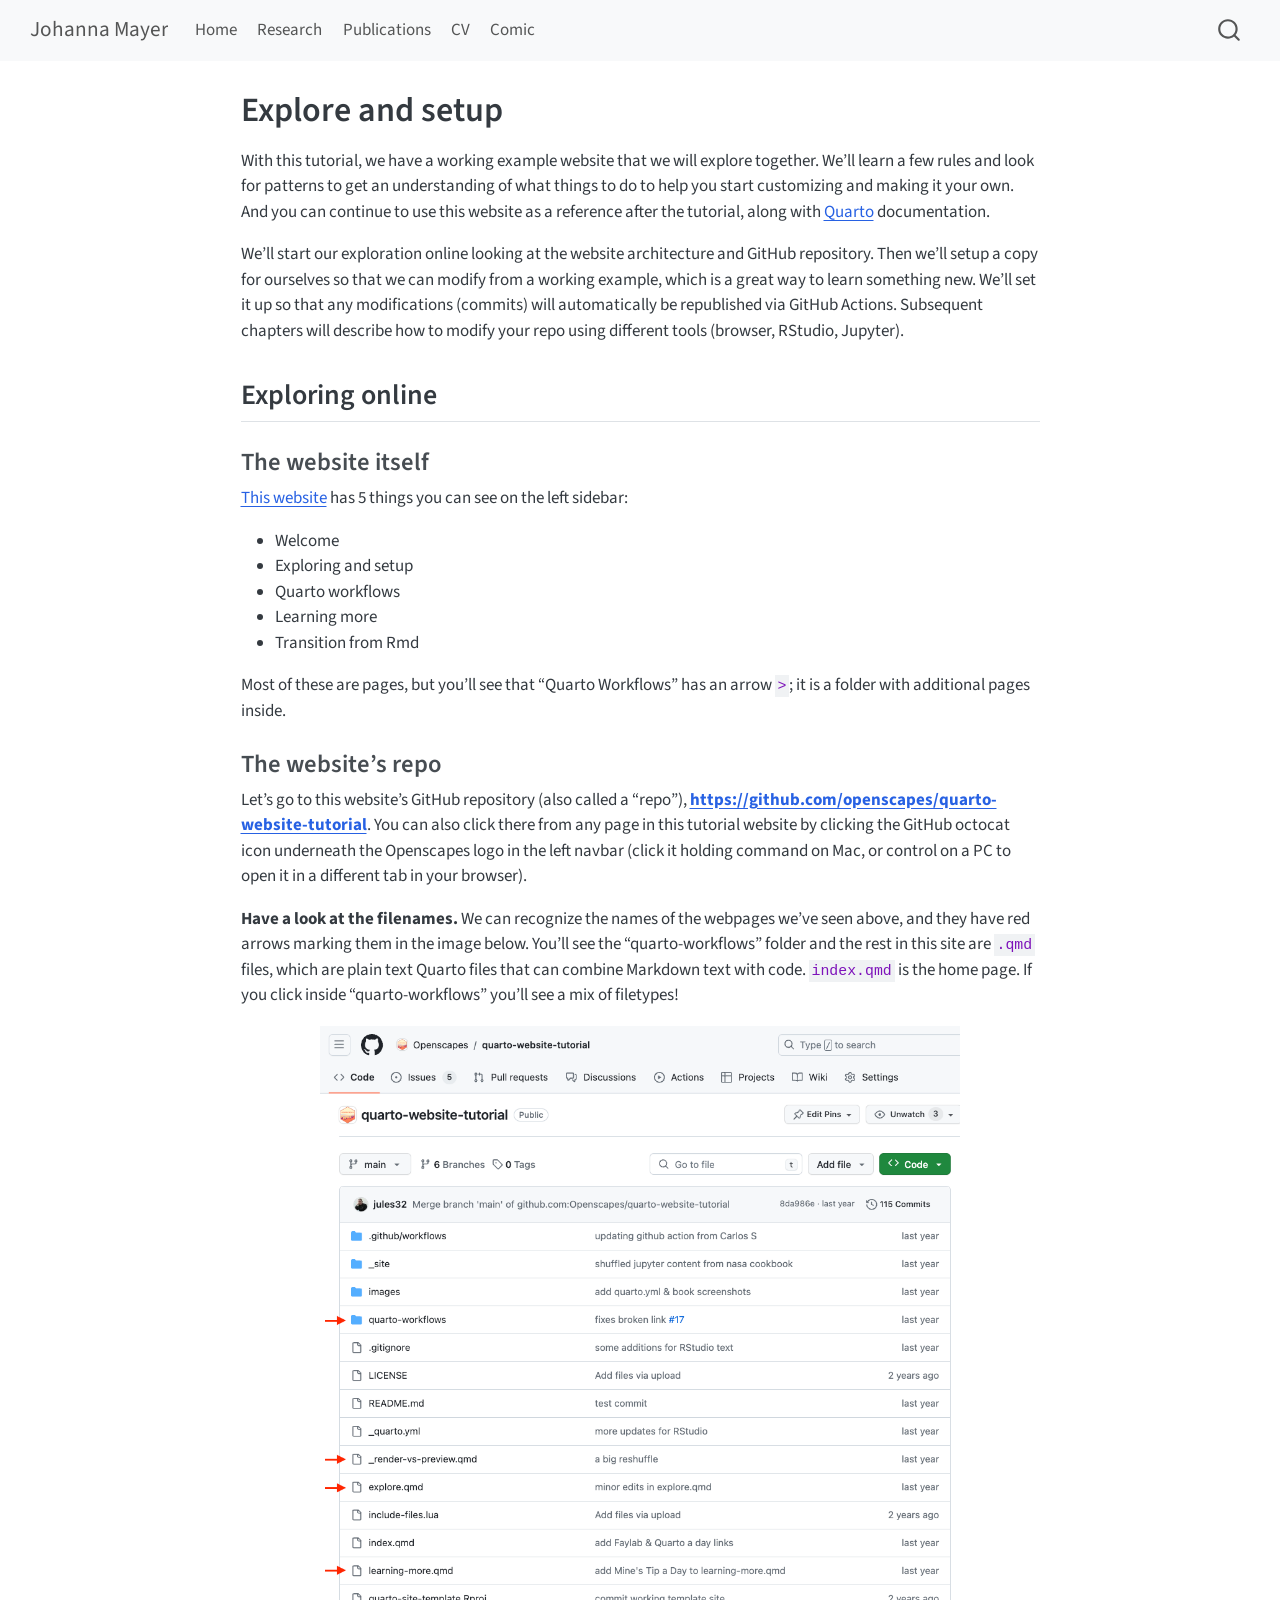
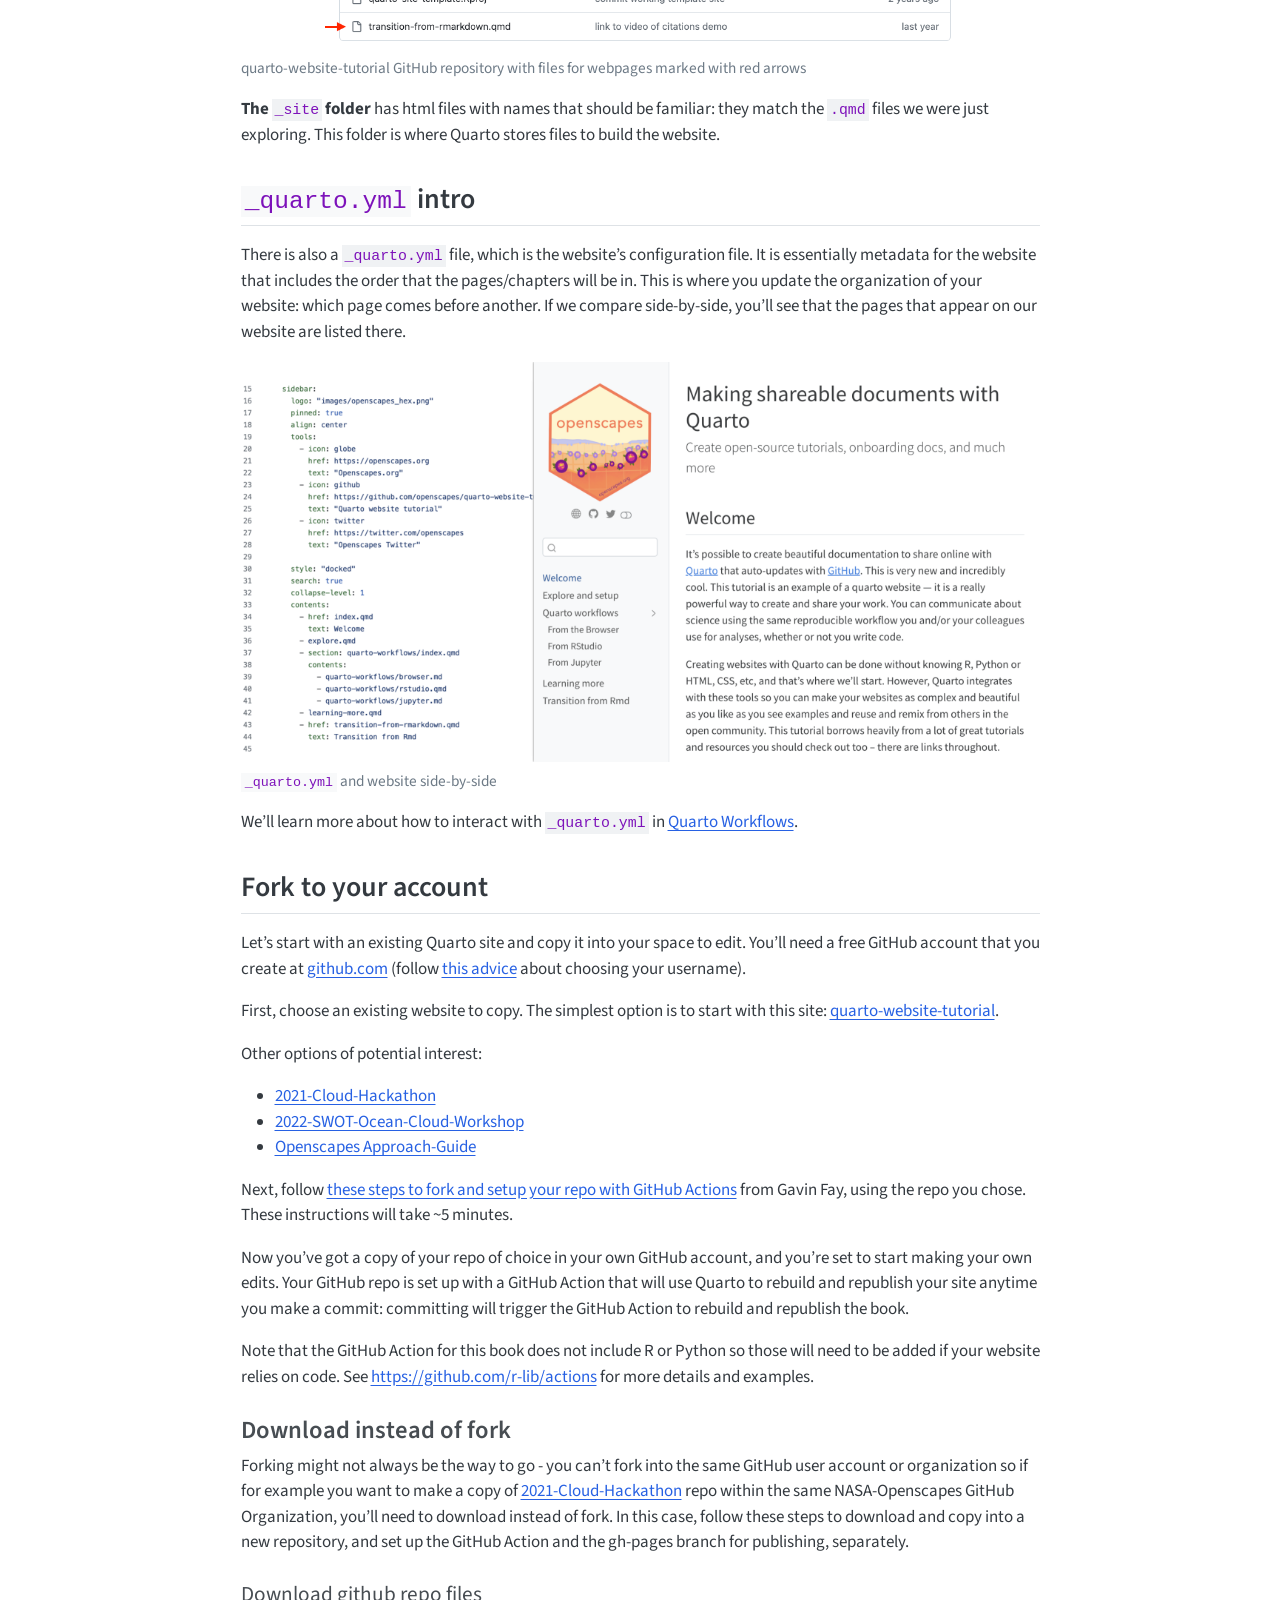
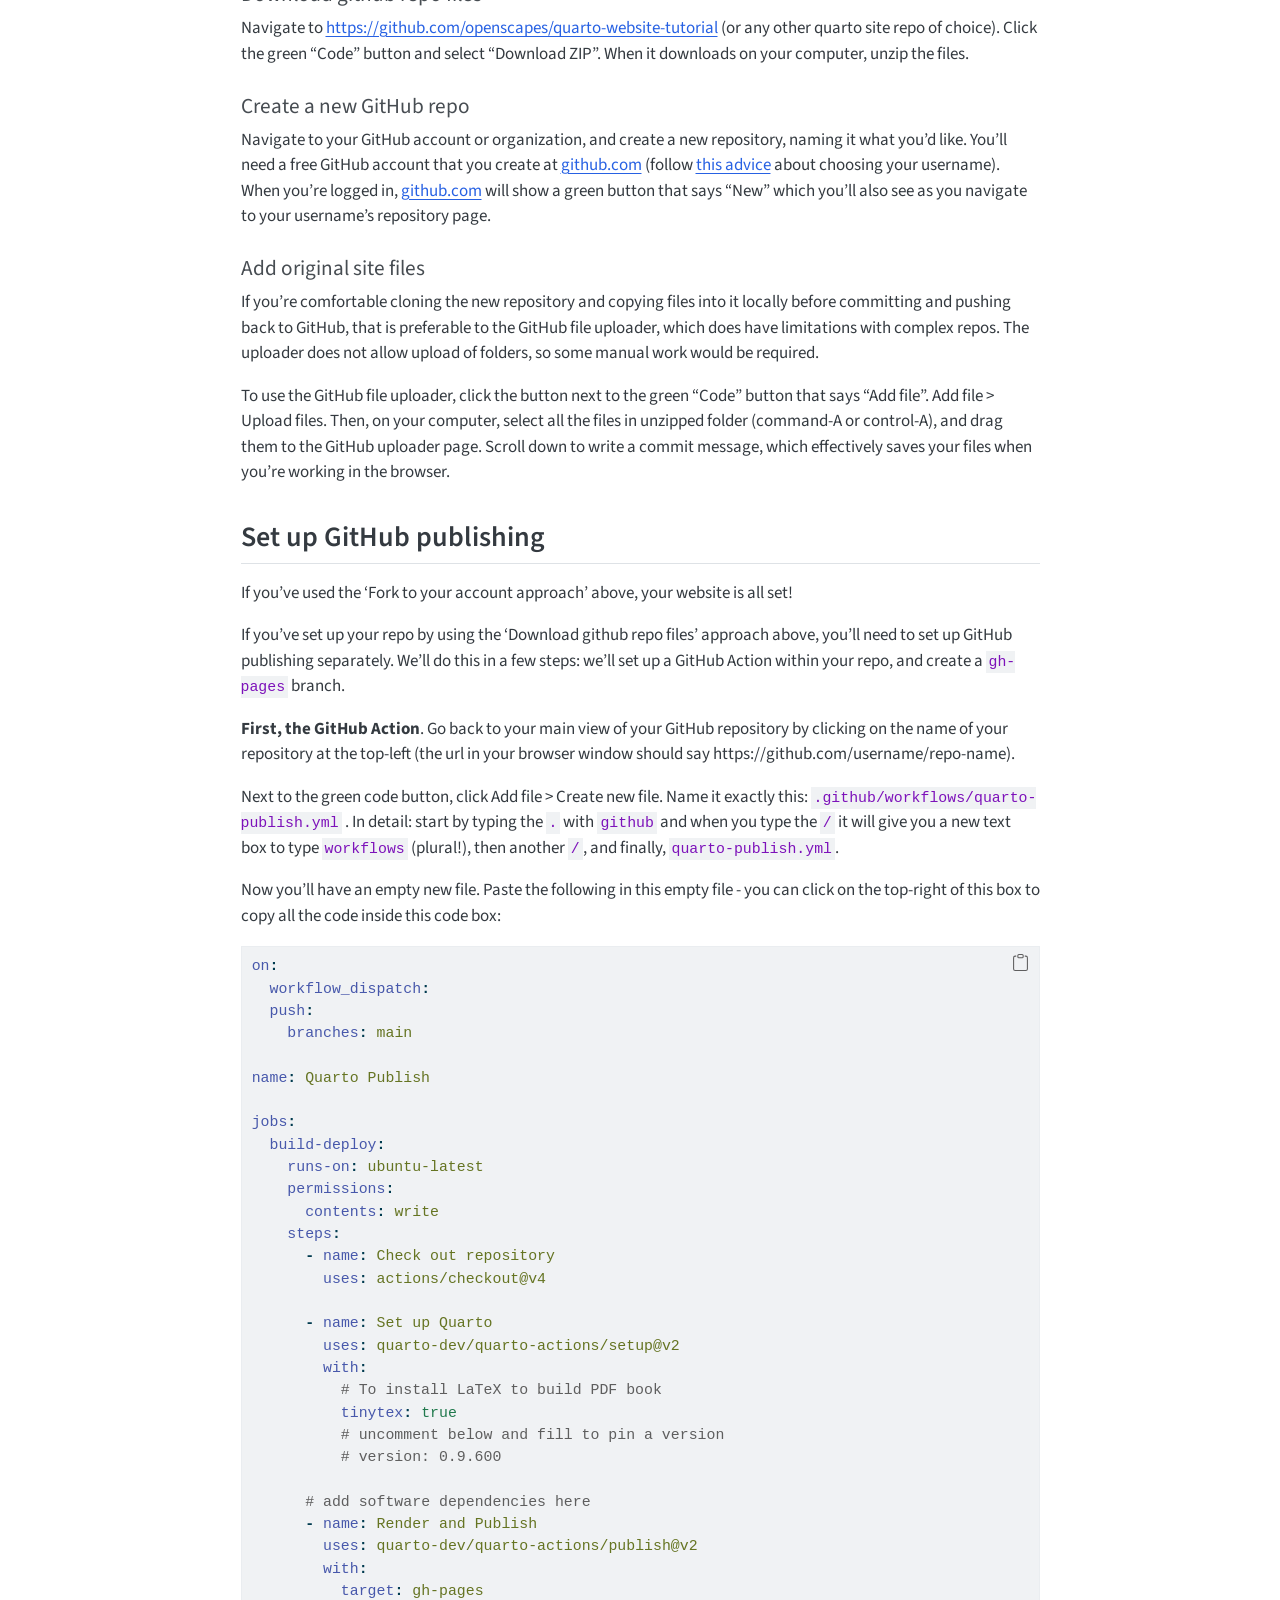
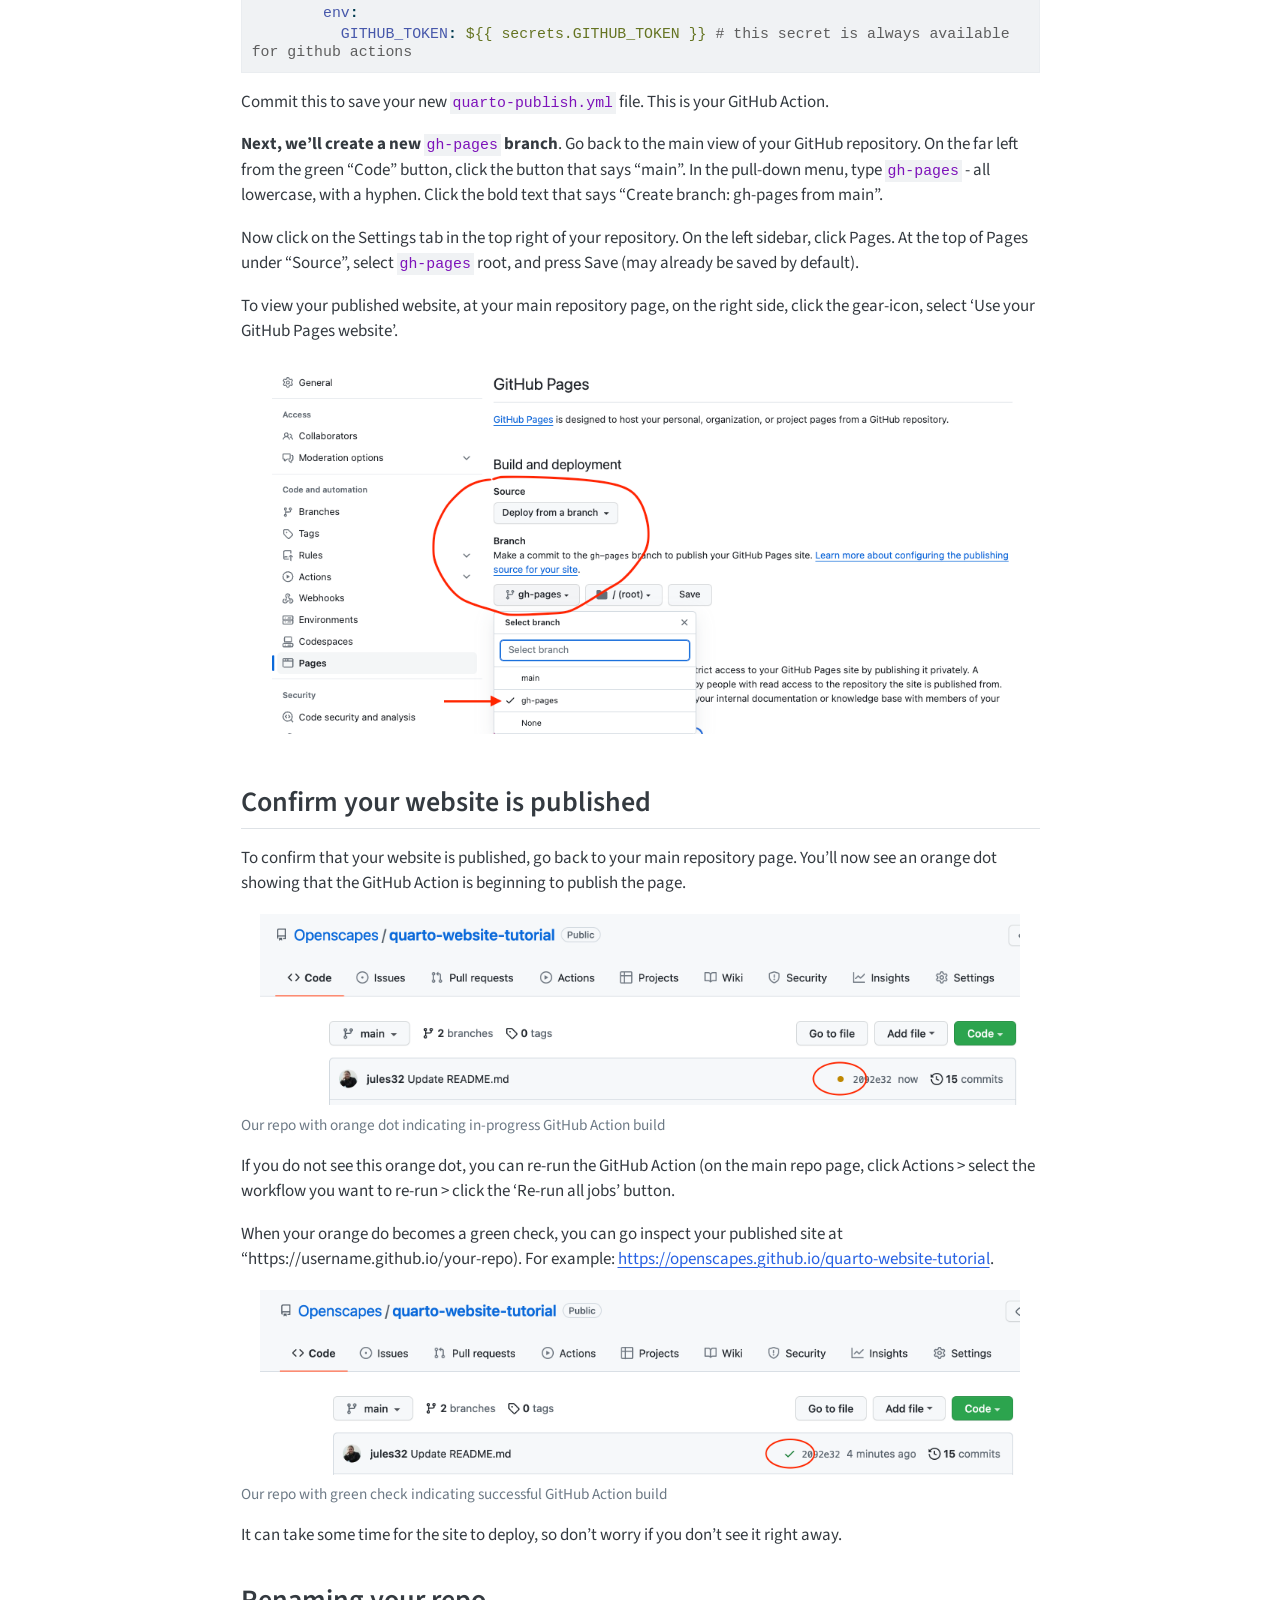
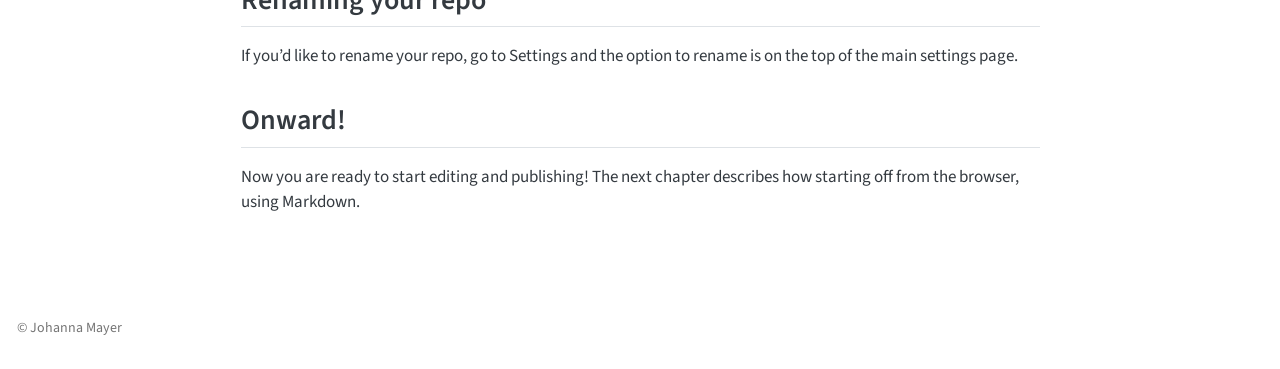
<file: explore.html>
<!DOCTYPE html>
<html xmlns="http://www.w3.org/1999/xhtml" lang="en" xml:lang="en"><head>

<meta charset="utf-8">
<meta name="generator" content="quarto-1.11.9">

<meta name="viewport" content="width=device-width, initial-scale=1.0, user-scalable=yes">


<title>Explore and setup – Johanna Mayer</title>
<style>
/* Default styles provided by pandoc.
** See https://pandoc.org/MANUAL.html#variables-for-html for config info.
*/
span.smallcaps{font-variant: small-caps;}
div.columns{display: flex; gap: 1.5em;}
div.column{flex: auto;}
@media screen {
div.columns{gap: min(4vw, 1.5em);}
div.column{overflow-x: auto;}
}
div.hanging-indent{margin-left: 1.5em; text-indent: -1.5em;}
ul.task-list{list-style: none;}
ul.task-list li input[type="checkbox"] {
  width: 0.8em;
  margin: 0 0.8em 0.2em -1em; /* quarto-specific, see https://github.com/quarto-dev/quarto-cli/issues/4556 */ 
  vertical-align: middle;
}
/* CSS for syntax highlighting */
html { -webkit-text-size-adjust: 100%; }
pre > code.sourceCode { white-space: pre; position: relative; }
pre > code.sourceCode > span { display: inline-block; line-height: 1.25; }
pre > code.sourceCode > span:empty { height: 1.2em; }
.sourceCode { overflow: visible; }
code.sourceCode > span { color: inherit; text-decoration: inherit; }
div.sourceCode { margin: 1em 0; }
pre.sourceCode { margin: 0; }
@media screen {
div.sourceCode { overflow: auto; }
}
@media print {
pre > code.sourceCode { white-space: pre-wrap; }
pre > code.sourceCode > span { text-indent: -5em; padding-left: 5em; }
}
pre.numberSource code
  { counter-reset: source-line 0; }
pre.numberSource code > span
  { position: relative; left: -4em; counter-increment: source-line; }
pre.numberSource code > span > a:first-child::before
  { content: counter(source-line);
    position: relative; left: -1em; text-align: right; vertical-align: baseline;
    border: none; display: inline-block;
    -webkit-touch-callout: none; -webkit-user-select: none;
    -khtml-user-select: none; -moz-user-select: none;
    -ms-user-select: none; user-select: none;
    padding: 0 4px; width: 4em;
  }
pre.numberSource { margin-left: 3em;  padding-left: 4px; }
div.sourceCode
  {   }
@media screen {
pre > code.sourceCode > span > a:first-child::before { text-decoration: underline; }
}
</style>


<script src="site_libs/quarto-nav/quarto-nav.js"></script>
<script src="site_libs/quarto-nav/headroom.min.js"></script>
<script src="site_libs/clipboard/clipboard.min.js"></script>
<script src="site_libs/quarto-search/autocomplete.umd.js"></script>
<script src="site_libs/quarto-search/fuse.min.js"></script>
<script src="site_libs/quarto-search/quarto-search.js"></script>
<meta name="quarto:offset" content="./">
<script src="site_libs/quarto-html/quarto.js" type="module"></script>
<script src="site_libs/quarto-html/tabsets/tabsets.js" type="module"></script>
<script src="site_libs/quarto-html/scrollable-regions/scrollable-regions.js" type="module"></script>
<script src="site_libs/quarto-html/popper.min.js"></script>
<script src="site_libs/quarto-html/tippy.umd.min.js"></script>
<script src="site_libs/quarto-html/anchor.min.js"></script>
<link href="site_libs/quarto-html/tippy.css" rel="stylesheet">
<link href="site_libs/quarto-html/quarto-syntax-highlighting-63b5708e65d6cd79cd7618c58d0c21e7.css" rel="stylesheet" id="quarto-text-highlighting-styles">
<script src="site_libs/bootstrap/bootstrap.min.js"></script>
<link href="site_libs/bootstrap/bootstrap-icons.css" rel="stylesheet">
<link href="site_libs/bootstrap/bootstrap-86d01a451078f71662fa36760f71fc18.min.css" rel="stylesheet" append-hash="true" id="quarto-bootstrap" data-mode="light">
<script id="quarto-search-options" type="application/json">{
  "location": "navbar",
  "copy-button": false,
  "collapse-after": 3,
  "panel-placement": "end",
  "type": "overlay",
  "limit": 50,
  "keyboard-shortcut": [
    "f",
    "/",
    "s"
  ],
  "show-item-context": false,
  "language": {
    "search-no-results-text": "No results",
    "search-matching-documents-text": "matching documents",
    "search-copy-link-title": "Copy link to search",
    "search-hide-matches-text": "Hide additional matches",
    "search-more-match-text": "more match in this document",
    "search-more-matches-text": "more matches in this document",
    "search-clear-button-title": "Clear",
    "search-text-placeholder": "",
    "search-detached-cancel-button-title": "Cancel",
    "search-submit-button-title": "Submit",
    "search-label": "Search"
  }
}</script>


<link rel="stylesheet" href="styles.css">
</head>

<body class="nav-fixed fullcontent quarto-light"><a id="quarto-skip-link" class="visually-hidden-focusable" href="#quarto-document-content">Skip to main content</a>

<div id="quarto-search-results"></div>
  <header id="quarto-header" class="headroom fixed-top">
    <nav class="navbar navbar-expand-lg " data-bs-theme="dark" aria-label="Site">
      <div class="navbar-container container-fluid">
      <div class="navbar-brand-container mx-auto">
    <a class="navbar-brand" href="./index.html">
    <span class="navbar-title">Johanna Mayer</span>
    </a>
  </div>
          <button class="navbar-toggler" type="button" data-bs-toggle="collapse" data-bs-target="#navbarCollapse" aria-controls="navbarCollapse" aria-expanded="false" aria-label="Toggle navigation" onclick="if (window.quartoToggleHeadroom) { window.quartoToggleHeadroom(); }">
  <span class="navbar-toggler-icon"></span>
</button>
          <div class="collapse navbar-collapse" id="navbarCollapse">
            <ul class="navbar-nav navbar-nav-scroll me-auto">
  <li class="nav-item">
    <a class="nav-link" href="./index.html"> 
<span class="menu-text">Home</span></a>
  </li>  
  <li class="nav-item">
    <a class="nav-link" href="./research.html"> 
<span class="menu-text">Research</span></a>
  </li>  
  <li class="nav-item">
    <a class="nav-link" href="./publications.html"> 
<span class="menu-text">Publications</span></a>
  </li>  
  <li class="nav-item">
    <a class="nav-link" href="./cv.html"> 
<span class="menu-text">CV</span></a>
  </li>  
  <li class="nav-item">
    <a class="nav-link" href="./comic.html"> 
<span class="menu-text">Comic</span></a>
  </li>  
</ul>
          </div> <!-- /navcollapse -->
            <div class="quarto-navbar-tools">
</div>
            <div id="quarto-search" class="" title="Search"></div>
      </div> <!-- /container-fluid -->
    </nav>
</header>
<!-- content -->
<div id="quarto-content" class="quarto-container page-columns page-rows-contents page-layout-article page-navbar">
<!-- sidebar -->
<!-- margin-sidebar -->
    
<!-- main -->
<main class="content" id="quarto-document-content" tabindex="-1">

<header id="title-block-header" class="quarto-title-block default">
<div class="quarto-title">
<h1 class="title">Explore and setup</h1>
</div>



<div class="quarto-title-meta">

    
  
    
  </div>
  


</header>


<p>With this tutorial, we have a working example website that we will explore together. We’ll learn a few rules and look for patterns to get an understanding of what things to do to help you start customizing and making it your own. And you can continue to use this website as a reference after the tutorial, along with <a href="https://quarto.org">Quarto</a> documentation.</p>
<p>We’ll start our exploration online looking at the website architecture and GitHub repository. Then we’ll setup a copy for ourselves so that we can modify from a working example, which is a great way to learn something new. We’ll set it up so that any modifications (commits) will automatically be republished via GitHub Actions. Subsequent chapters will describe how to modify your repo using different tools (browser, RStudio, Jupyter).</p>
<section id="exploring-online" class="level2">
<h2 class="anchored" data-anchor-id="exploring-online">Exploring online</h2>
<section id="the-website-itself" class="level3">
<h3 class="anchored" data-anchor-id="the-website-itself">The website itself</h3>
<p><a href="https://openscapes.github.io/quarto-website-tutorial/">This website</a> has 5 things you can see on the left sidebar:</p>
<ul>
<li>Welcome</li>
<li>Exploring and setup</li>
<li>Quarto workflows</li>
<li>Learning more</li>
<li>Transition from Rmd</li>
</ul>
<p>Most of these are pages, but you’ll see that “Quarto Workflows” has an arrow <code>&gt;</code>; it is a folder with additional pages inside.</p>
</section>
<section id="the-websites-repo" class="level3">
<h3 class="anchored" data-anchor-id="the-websites-repo">The website’s repo</h3>
<p>Let’s go to this website’s GitHub repository (also called a “repo”), <a href="https://github.com/openscapes/quarto-website-tutorial" class="uri"><strong>https://github.com/openscapes/quarto-website-tutorial</strong></a>. You can also click there from any page in this tutorial website by clicking the GitHub octocat icon underneath the Openscapes logo in the left navbar (click it holding command on Mac, or control on a PC to open it in a different tab in your browser).</p>
<p><strong>Have a look at the filenames.</strong> We can recognize the names of the webpages we’ve seen above, and they have red arrows marking them in the image below. You’ll see the “quarto-workflows” folder and the rest in this site are <code>.qmd</code> files, which are plain text Quarto files that can combine Markdown text with code. <code>index.qmd</code> is the home page. If you click inside “quarto-workflows” you’ll see a mix of filetypes!</p>
<div class="quarto-figure quarto-figure-center">
<figure class="figure">
<p><img src="images/quarto-files-github.png" class="img-fluid figure-img" style="width:80.0%" alt="Screenshot of files on GitHub with red arrows identifying the files that we saw in the left sidebar"></p>
<figcaption>quarto-website-tutorial GitHub repository with files for webpages marked with red arrows</figcaption>
</figure>
</div>
<p><strong>The <code>_site</code> folder</strong> has html files with names that should be familiar: they match the <code>.qmd</code> files we were just exploring. This folder is where Quarto stores files to build the website.</p>
</section>
</section>
<section id="quarto.yml-intro" class="level2">
<h2 class="anchored" data-anchor-id="quarto.yml-intro"><code>_quarto.yml</code> intro</h2>
<p>There is also a <code>_quarto.yml</code> file, which is the website’s configuration file. It is essentially metadata for the website that includes the order that the pages/chapters will be in. This is where you update the organization of your website: which page comes before another. If we compare side-by-side, you’ll see that the pages that appear on our website are listed there.</p>
<div class="quarto-figure quarto-figure-center">
<figure class="figure">
<p><img src="images/quarto-yml-site-side-by-side3.png" class="img-fluid figure-img"></p>
<figcaption><code>_quarto.yml</code> and website side-by-side</figcaption>
</figure>
</div>
<p>We’ll learn more about how to interact with <code>_quarto.yml</code> in <a href="./quarto-workflows/index.html">Quarto Workflows</a>.</p>
</section>
<section id="fork-to-your-account" class="level2">
<h2 class="anchored" data-anchor-id="fork-to-your-account">Fork to your account</h2>
<p>Let’s start with an existing Quarto site and copy it into your space to edit. You’ll need a free GitHub account that you create at <a href="https://github.com">github.com</a> (follow <a href="https://happygitwithr.com/github-acct.html">this advice</a> about choosing your username).</p>
<p>First, choose an existing website to copy. The simplest option is to start with this site: <a href="https://github.com/Openscapes/quarto-website-tutorial">quarto-website-tutorial</a>.</p>
<p>Other options of potential interest:</p>
<ul>
<li><a href="https://github.com/NASA-Openscapes/2021-Cloud-Hackathon">2021-Cloud-Hackathon</a></li>
<li><a href="https://github.com/podaac/2022-SWOT-Ocean-Cloud-Workshop">2022-SWOT-Ocean-Cloud-Workshop</a></li>
<li><a href="https://github.com/openscapes/approach-guide">Openscapes Approach-Guide</a></li>
</ul>
<p>Next, follow <a href="https://github.com/thefaylab/lab-manual/wiki/Quick-steps-to-making-a-copy-of-the-lab-manual-&amp;-publishing-it">these steps to fork and setup your repo with GitHub Actions</a> from Gavin Fay, using the repo you chose. These instructions will take ~5 minutes.</p>
<p>Now you’ve got a copy of your repo of choice in your own GitHub account, and you’re set to start making your own edits. Your GitHub repo is set up with a GitHub Action that will use Quarto to rebuild and republish your site anytime you make a commit: committing will trigger the GitHub Action to rebuild and republish the book.</p>
<p>Note that the GitHub Action for this book does not include R or Python so those will need to be added if your website relies on code. See <a href="https://github.com/r-lib/actions" class="uri">https://github.com/r-lib/actions</a> for more details and examples.</p>
<section id="download-instead-of-fork" class="level3">
<h3 class="anchored" data-anchor-id="download-instead-of-fork">Download instead of fork</h3>
<p>Forking might not always be the way to go - you can’t fork into the same GitHub user account or organization so if for example you want to make a copy of <a href="https://github.com/nasa-openscapes/2021-Cloud-Hackathon">2021-Cloud-Hackathon</a> repo within the same NASA-Openscapes GitHub Organization, you’ll need to download instead of fork. In this case, follow these steps to download and copy into a new repository, and set up the GitHub Action and the gh-pages branch for publishing, separately.</p>
<section id="download-github-repo-files" class="level4">
<h4 class="anchored" data-anchor-id="download-github-repo-files">Download github repo files</h4>
<p>Navigate to <a href="https://github.com/openscapes/quarto-website-tutorial" class="uri">https://github.com/openscapes/quarto-website-tutorial</a> (or any other quarto site repo of choice). Click the green “Code” button and select “Download ZIP”. When it downloads on your computer, unzip the files.</p>
</section>
<section id="create-a-new-github-repo" class="level4">
<h4 class="anchored" data-anchor-id="create-a-new-github-repo">Create a new GitHub repo</h4>
<p>Navigate to your GitHub account or organization, and create a new repository, naming it what you’d like. You’ll need a free GitHub account that you create at <a href="https://github.com">github.com</a> (follow <a href="https://happygitwithr.com/github-acct.html">this advice</a> about choosing your username). When you’re logged in, <a href="https://github.com">github.com</a> will show a green button that says “New” which you’ll also see as you navigate to your username’s repository page.</p>
</section>
<section id="add-original-site-files" class="level4">
<h4 class="anchored" data-anchor-id="add-original-site-files">Add original site files</h4>
<p>If you’re comfortable cloning the new repository and copying files into it locally before committing and pushing back to GitHub, that is preferable to the GitHub file uploader, which does have limitations with complex repos. The uploader does not allow upload of folders, so some manual work would be required.</p>
<p>To use the GitHub file uploader, click the button next to the green “Code” button that says “Add file”. Add file &gt; Upload files. Then, on your computer, select all the files in unzipped folder (command-A or control-A), and drag them to the GitHub uploader page. Scroll down to write a commit message, which effectively saves your files when you’re working in the browser.</p>
</section>
</section>
</section>
<section id="setup-github-action" class="level2">
<h2 class="anchored" data-anchor-id="setup-github-action">Set up GitHub publishing</h2>
<p>If you’ve used the ‘Fork to your account approach’ above, your website is all set!</p>
<p>If you’ve set up your repo by using the ‘Download github repo files’ approach above, you’ll need to set up GitHub publishing separately. We’ll do this in a few steps: we’ll set up a GitHub Action within your repo, and create a <code>gh-pages</code> branch.</p>
<p><strong>First, the GitHub Action</strong>. Go back to your main view of your GitHub repository by clicking on the name of your repository at the top-left (the url in your browser window should say https://github.com/username/repo-name).</p>
<p>Next to the green code button, click Add file &gt; Create new file. Name it exactly this: <code>.github/workflows/quarto-publish.yml</code> . In detail: start by typing the <code>.</code> with <code>github</code> and when you type the <code>/</code> it will give you a new text box to type <code>workflows</code> (plural!), then another <code>/</code>, and finally, <code>quarto-publish.yml</code>.</p>
<p>Now you’ll have an empty new file. Paste the following in this empty file - you can click on the top-right of this box to copy all the code inside this code box:</p>
<div class="code-copy-outer-scaffold"><div class="sourceCode" id="cb1"><pre class="sourceCode yaml code-with-copy"><code class="sourceCode yaml"><span id="cb1-1"><a href="#cb1-1" aria-hidden="true" tabindex="-1"></a><span class="fu">on</span><span class="kw">:</span></span>
<span id="cb1-2"><a href="#cb1-2" aria-hidden="true" tabindex="-1"></a><span class="at">  </span><span class="fu">workflow_dispatch</span><span class="kw">:</span></span>
<span id="cb1-3"><a href="#cb1-3" aria-hidden="true" tabindex="-1"></a><span class="at">  </span><span class="fu">push</span><span class="kw">:</span></span>
<span id="cb1-4"><a href="#cb1-4" aria-hidden="true" tabindex="-1"></a><span class="at">    </span><span class="fu">branches</span><span class="kw">:</span><span class="at"> main</span></span>
<span id="cb1-5"><a href="#cb1-5" aria-hidden="true" tabindex="-1"></a></span>
<span id="cb1-6"><a href="#cb1-6" aria-hidden="true" tabindex="-1"></a><span class="fu">name</span><span class="kw">:</span><span class="at"> Quarto Publish</span></span>
<span id="cb1-7"><a href="#cb1-7" aria-hidden="true" tabindex="-1"></a></span>
<span id="cb1-8"><a href="#cb1-8" aria-hidden="true" tabindex="-1"></a><span class="fu">jobs</span><span class="kw">:</span></span>
<span id="cb1-9"><a href="#cb1-9" aria-hidden="true" tabindex="-1"></a><span class="at">  </span><span class="fu">build-deploy</span><span class="kw">:</span></span>
<span id="cb1-10"><a href="#cb1-10" aria-hidden="true" tabindex="-1"></a><span class="at">    </span><span class="fu">runs-on</span><span class="kw">:</span><span class="at"> ubuntu-latest</span></span>
<span id="cb1-11"><a href="#cb1-11" aria-hidden="true" tabindex="-1"></a><span class="at">    </span><span class="fu">permissions</span><span class="kw">:</span></span>
<span id="cb1-12"><a href="#cb1-12" aria-hidden="true" tabindex="-1"></a><span class="at">      </span><span class="fu">contents</span><span class="kw">:</span><span class="at"> write</span></span>
<span id="cb1-13"><a href="#cb1-13" aria-hidden="true" tabindex="-1"></a><span class="at">    </span><span class="fu">steps</span><span class="kw">:</span></span>
<span id="cb1-14"><a href="#cb1-14" aria-hidden="true" tabindex="-1"></a><span class="at">      </span><span class="kw">-</span><span class="at"> </span><span class="fu">name</span><span class="kw">:</span><span class="at"> Check out repository</span></span>
<span id="cb1-15"><a href="#cb1-15" aria-hidden="true" tabindex="-1"></a><span class="at">        </span><span class="fu">uses</span><span class="kw">:</span><span class="at"> actions/checkout@v4</span></span>
<span id="cb1-16"><a href="#cb1-16" aria-hidden="true" tabindex="-1"></a></span>
<span id="cb1-17"><a href="#cb1-17" aria-hidden="true" tabindex="-1"></a><span class="at">      </span><span class="kw">-</span><span class="at"> </span><span class="fu">name</span><span class="kw">:</span><span class="at"> Set up Quarto</span></span>
<span id="cb1-18"><a href="#cb1-18" aria-hidden="true" tabindex="-1"></a><span class="at">        </span><span class="fu">uses</span><span class="kw">:</span><span class="at"> quarto-dev/quarto-actions/setup@v2</span></span>
<span id="cb1-19"><a href="#cb1-19" aria-hidden="true" tabindex="-1"></a><span class="at">        </span><span class="fu">with</span><span class="kw">:</span></span>
<span id="cb1-20"><a href="#cb1-20" aria-hidden="true" tabindex="-1"></a><span class="co">          # To install LaTeX to build PDF book </span></span>
<span id="cb1-21"><a href="#cb1-21" aria-hidden="true" tabindex="-1"></a><span class="at">          </span><span class="fu">tinytex</span><span class="kw">:</span><span class="at"> </span><span class="ch">true</span><span class="at"> </span></span>
<span id="cb1-22"><a href="#cb1-22" aria-hidden="true" tabindex="-1"></a><span class="co">          # uncomment below and fill to pin a version</span></span>
<span id="cb1-23"><a href="#cb1-23" aria-hidden="true" tabindex="-1"></a><span class="co">          # version: 0.9.600</span></span>
<span id="cb1-24"><a href="#cb1-24" aria-hidden="true" tabindex="-1"></a><span class="at">      </span></span>
<span id="cb1-25"><a href="#cb1-25" aria-hidden="true" tabindex="-1"></a><span class="co">      # add software dependencies here</span></span>
<span id="cb1-26"><a href="#cb1-26" aria-hidden="true" tabindex="-1"></a><span class="at">      </span><span class="kw">-</span><span class="at"> </span><span class="fu">name</span><span class="kw">:</span><span class="at"> Render and Publish</span></span>
<span id="cb1-27"><a href="#cb1-27" aria-hidden="true" tabindex="-1"></a><span class="at">        </span><span class="fu">uses</span><span class="kw">:</span><span class="at"> quarto-dev/quarto-actions/publish@v2</span></span>
<span id="cb1-28"><a href="#cb1-28" aria-hidden="true" tabindex="-1"></a><span class="at">        </span><span class="fu">with</span><span class="kw">:</span></span>
<span id="cb1-29"><a href="#cb1-29" aria-hidden="true" tabindex="-1"></a><span class="at">          </span><span class="fu">target</span><span class="kw">:</span><span class="at"> gh-pages</span></span>
<span id="cb1-30"><a href="#cb1-30" aria-hidden="true" tabindex="-1"></a><span class="at">        </span><span class="fu">env</span><span class="kw">:</span></span>
<span id="cb1-31"><a href="#cb1-31" aria-hidden="true" tabindex="-1"></a><span class="at">          </span><span class="fu">GITHUB_TOKEN</span><span class="kw">:</span><span class="at"> ${{ secrets.GITHUB_TOKEN }}</span><span class="co"> # this secret is always available for github actions</span></span></code></pre></div><button title="Copy to Clipboard" class="code-copy-button"><i class="bi"></i></button></div>
<p>Commit this to save your new <code>quarto-publish.yml</code> file. This is your GitHub Action.</p>
<p><strong>Next, we’ll create a new <code>gh-pages</code> branch</strong>. Go back to the main view of your GitHub repository. On the far left from the green “Code” button, click the button that says “main”. In the pull-down menu, type <code>gh-pages</code> - all lowercase, with a hyphen. Click the bold text that says “Create branch: gh-pages from main”.</p>
<p>Now click on the Settings tab in the top right of your repository. On the left sidebar, click Pages. At the top of Pages under “Source”, select <code>gh-pages</code> root, and press Save (may already be saved by default).</p>
<p>To view your published website, at your main repository page, on the right side, click the gear-icon, select ‘Use your GitHub Pages website’.</p>
<div class="quarto-figure quarto-figure-center">
<figure class="figure">
<p><img src="images/github-source-gh-pages_2023-01-04.png" class="img-fluid quarto-figure quarto-figure-center figure-img" style="width:95.0%"></p>
</figure>
</div>
</section>
<section id="confirm" class="level2">
<h2 class="anchored" data-anchor-id="confirm">Confirm your website is published</h2>
<p>To confirm that your website is published, go back to your main repository page. You’ll now see an orange dot showing that the GitHub Action is beginning to publish the page.</p>
<div class="quarto-figure quarto-figure-center">
<figure class="figure">
<p><img src="images/github-action-orange.png" class="img-fluid figure-img" style="width:95.0%" alt="Screenshot of repo with orange dot indicating in-progress GitHub Action build"></p>
<figcaption>Our repo with orange dot indicating in-progress GitHub Action build</figcaption>
</figure>
</div>
<p>If you do not see this orange dot, you can re-run the GitHub Action (on the main repo page, click Actions &gt; select the workflow you want to re-run &gt; click the ‘Re-run all jobs’ button.</p>
<p>When your orange do becomes a green check, you can go inspect your published site at “https://username.github.io/your-repo). For example: <a href="https://openscapes.github.io/quarto-website-tutorial" class="uri">https://openscapes.github.io/quarto-website-tutorial</a>.</p>
<div class="quarto-figure quarto-figure-center">
<figure class="figure">
<p><img src="images/github-action-green.png" class="img-fluid figure-img" style="width:95.0%" alt="Screenshot of repo with green check indicating successful GitHub Action build"></p>
<figcaption>Our repo with green check indicating successful GitHub Action build</figcaption>
</figure>
</div>
<p>It can take some time for the site to deploy, so don’t worry if you don’t see it right away.</p>
</section>
<section id="renaming-your-repo" class="level2">
<h2 class="anchored" data-anchor-id="renaming-your-repo">Renaming your repo</h2>
<p>If you’d like to rename your repo, go to Settings and the option to rename is on the top of the main settings page.</p>
</section>
<section id="onward" class="level2">
<h2 class="anchored" data-anchor-id="onward">Onward!</h2>
<p>Now you are ready to start editing and publishing! The next chapter describes how starting off from the browser, using Markdown.</p>


</section>

</main> <!-- /main -->
<script id="quarto-html-after-body" type="application/javascript">
  window.document.addEventListener("DOMContentLoaded", function (event) {
    const icon = "";
    const anchorJS = new window.AnchorJS();
    anchorJS.options = {
      placement: 'right',
      icon: icon
    };
    anchorJS.add('.anchored');
    const isCodeAnnotation = (el) => {
      for (const clz of el.classList) {
        if (clz.startsWith('code-annotation-')) {                     
          return true;
        }
      }
      return false;
    }
    const onCopySuccess = function(e) {
      // button target
      const button = e.trigger;
      // don't keep focus
      button.blur();
      // flash "checked"
      button.classList.add('code-copy-button-checked');
      var currentTitle = button.getAttribute("title");
      button.setAttribute("title", "Copied!");
      let tooltip;
      if (window.bootstrap) {
        button.setAttribute("data-bs-toggle", "tooltip");
        button.setAttribute("data-bs-placement", "left");
        button.setAttribute("data-bs-title", "Copied!");
        tooltip = new bootstrap.Tooltip(button, 
          { trigger: "manual", 
            customClass: "code-copy-button-tooltip",
            offset: [0, -8]});
        tooltip.show();    
      }
      setTimeout(function() {
        if (tooltip) {
          tooltip.hide();
          button.removeAttribute("data-bs-title");
          button.removeAttribute("data-bs-toggle");
          button.removeAttribute("data-bs-placement");
        }
        button.setAttribute("title", currentTitle);
        button.classList.remove('code-copy-button-checked');
      }, 1000);
      // clear code selection
      e.clearSelection();
    }
    const getTextToCopy = function(trigger) {
      const outerScaffold = trigger.parentElement.cloneNode(true);
      const codeEl = outerScaffold.querySelector('code');
      for (const childEl of codeEl.children) {
        if (isCodeAnnotation(childEl)) {
          childEl.remove();
        }
      }
      return codeEl.innerText;
    }
    const clipboard = new window.ClipboardJS('.code-copy-button:not([data-in-quarto-modal])', {
      text: getTextToCopy
    });
    clipboard.on('success', onCopySuccess);
    if (window.document.getElementById('quarto-embedded-source-code-modal')) {
      const clipboardModal = new window.ClipboardJS('.code-copy-button[data-in-quarto-modal]', {
        text: getTextToCopy,
        container: window.document.getElementById('quarto-embedded-source-code-modal')
      });
      clipboardModal.on('success', onCopySuccess);
    }
      var localhostRegex = new RegExp(/^(?:http|https):\/\/localhost\:?[0-9]*\//);
      var mailtoRegex = new RegExp(/^mailto:/);
        var filterRegex = new RegExp("https:\/\/johanna-mayer\.github\.io\/johanna-mayer\/");
      var isInternal = (href) => {
          return filterRegex.test(href) || localhostRegex.test(href) || mailtoRegex.test(href);
      }
      // Inspect non-navigation links and adorn them if external
      window.quartoDecorateExternalLinks = function (root) {
     var links = (root || window.document).querySelectorAll('a[href]:not(.nav-link):not(.navbar-brand):not(.toc-action):not(.sidebar-link):not(.sidebar-item-toggle):not(.pagination-link):not(.no-external):not([aria-hidden]):not(.dropdown-item):not(.quarto-navigation-tool):not(.about-link)');
      for (var i=0; i<links.length; i++) {
        const link = links[i];
        if (!isInternal(link.href)) {
          // undo the damage that might have been done by quarto-nav.js in the case of
          // links that we want to consider external
          if (link.dataset.originalHref !== undefined) {
            link.href = link.dataset.originalHref;
          }
          if (!link.classList.contains('no-external-icon')) {
          }
        }
      }
      };
      window.quartoDecorateExternalLinks(window.document);
    // Esc closes the popup (WCAG 1.4.13) and focus leaving both trigger and
    // popup closes it (WCAG 2.4.11); tippy handles neither for interactive popups.
    const hideOnEscAndFocusOut = {
      name: 'hideOnEscAndFocusOut',
      defaultValue: true,
      fn(instance) {
        const dismiss = () => {
          // A show scheduled by the trigger delay would otherwise reopen it
          instance.clearDelayTimeouts();
          instance.hide();
        };
        const onKeyDown = (event) => {
          if (event.key !== 'Escape') {
            return;
          }
          // Keep Esc from also reaching page handlers (e.g. reveal.js overview),
          // except an open reveal.js slide menu, which Esc should close too.
          // The menu handles keys only when its keyboard option is on.
          const menuHandlesEsc = window.Reveal?.getPlugin?.('menu')?.isOpen() &&
            window.Reveal.getConfig().menu?.keyboard !== false;
          if (!menuHandlesEsc) {
            event.stopPropagation();
          }
          if (instance.popper.contains(window.document.activeElement)) {
            // Disabled while refocusing so the focus trigger does not reopen it
            instance.disable();
            instance.reference.focus();
            instance.enable();
          }
          dismiss();
        };
        const onFocusOut = (event) => {
          const target = event.relatedTarget;
          if (target && !instance.reference.contains(target) &&
              !instance.popper.contains(target)) {
            dismiss();
          }
        };
        // On the trigger too: a click trigger (code-annotations: select) has no
        // blur handling. Attached for the instance's lifetime so leaving the
        // trigger also cancels a show still pending on the trigger delay.
        instance.reference.addEventListener('focusout', onFocusOut);
        return {
          onShow() {
            window.document.addEventListener('keydown', onKeyDown, true);
            instance.popper.addEventListener('focusout', onFocusOut);
          },
          onHide() {
            window.document.removeEventListener('keydown', onKeyDown, true);
            instance.popper.removeEventListener('focusout', onFocusOut);
          },
          onDestroy() {
            instance.reference.removeEventListener('focusout', onFocusOut);
          },
        };
      },
    };
    function tippyHover(el, contentFn, onTriggerFn, onUntriggerFn) {
      const config = {
        allowHTML: true,
        maxWidth: 500,
        delay: 100,
        arrow: false,
        appendTo: function(el) {
            return el.parentElement;
        },
        interactive: true,
        interactiveBorder: 10,
        theme: 'quarto',
        placement: 'bottom-start',
        plugins: [hideOnEscAndFocusOut],
      };
      if (contentFn) {
        config.content = contentFn;
      }
      if (onTriggerFn) {
        config.onTrigger = onTriggerFn;
      }
      if (onUntriggerFn) {
        config.onUntrigger = onUntriggerFn;
      }
      window.tippy(el, config); 
    }
    const noterefs = window.document.querySelectorAll('a[role="doc-noteref"]');
    for (var i=0; i<noterefs.length; i++) {
      const ref = noterefs[i];
      tippyHover(ref, function() {
        // use id or data attribute instead here
        let href = ref.getAttribute('data-footnote-href') || ref.getAttribute('href');
        try { href = new URL(href).hash; } catch {}
        const id = href.replace(/^#\/?/, "");
        const note = window.document.getElementById(id);
        if (note) {
          return note.innerHTML;
        } else {
          return "";
        }
      });
    }
    const xrefs = window.document.querySelectorAll('a.quarto-xref');
    const processXRef = (id, note) => {
      // Strip column container classes
      const stripColumnClz = (el) => {
        el.classList.remove("page-full", "page-columns");
        if (el.children) {
          for (const child of el.children) {
            stripColumnClz(child);
          }
        }
      }
      stripColumnClz(note)
      if (id === null || id.startsWith('sec-')) {
        // Special case sections, only their first couple elements
        const container = document.createElement("div");
        if (note.children && note.children.length > 2) {
          container.appendChild(note.children[0].cloneNode(true));
          for (let i = 1; i < note.children.length; i++) {
            const child = note.children[i];
            if (child.tagName === "P" && child.innerText === "") {
              continue;
            } else {
              container.appendChild(child.cloneNode(true));
              break;
            }
          }
          if (window.Quarto?.typesetMath) {
            window.Quarto.typesetMath(container);
          }
          return container.innerHTML
        } else {
          if (window.Quarto?.typesetMath) {
            window.Quarto.typesetMath(note);
          }
          return note.innerHTML;
        }
      } else {
        // Remove any anchor links if they are present
        const anchorLink = note.querySelector('a.anchorjs-link');
        if (anchorLink) {
          anchorLink.remove();
        }
        if (window.Quarto?.typesetMath) {
          window.Quarto.typesetMath(note);
        }
        if (note.classList.contains("callout")) {
          return note.outerHTML;
        } else {
          return note.innerHTML;
        }
      }
    }
    for (var i=0; i<xrefs.length; i++) {
      const xref = xrefs[i];
      tippyHover(xref, undefined, function(instance) {
        instance.disable();
        let url = xref.getAttribute('href');
        let hash = undefined; 
        if (url.startsWith('#')) {
          hash = url;
        } else {
          try { hash = new URL(url).hash; } catch {}
        }
        if (hash) {
          const id = hash.replace(/^#\/?/, "");
          const note = window.document.getElementById(id);
          if (note !== null) {
            try {
              const html = processXRef(id, note.cloneNode(true));
              instance.setContent(html);
            } finally {
              instance.enable();
              instance.show();
            }
          } else {
            // See if we can fetch this
            fetch(url.split('#')[0])
            .then(res => res.text())
            .then(html => {
              const parser = new DOMParser();
              const htmlDoc = parser.parseFromString(html, "text/html");
              const note = htmlDoc.getElementById(id);
              if (note !== null) {
                const html = processXRef(id, note);
                instance.setContent(html);
              } 
            }).finally(() => {
              instance.enable();
              instance.show();
            });
          }
        } else {
          // See if we can fetch a full url (with no hash to target)
          // This is a special case and we should probably do some content thinning / targeting
          fetch(url)
          .then(res => res.text())
          .then(html => {
            const parser = new DOMParser();
            const htmlDoc = parser.parseFromString(html, "text/html");
            const note = htmlDoc.querySelector('main.content');
            if (note !== null) {
              // This should only happen for chapter cross references
              // (since there is no id in the URL)
              // remove the first header
              if (note.children.length > 0 && note.children[0].tagName === "HEADER") {
                note.children[0].remove();
              }
              const html = processXRef(null, note);
              instance.setContent(html);
            } 
          }).finally(() => {
            instance.enable();
            instance.show();
          });
        }
      }, function(instance) {
      });
    }
        let selectedAnnoteEl;
        const selectorForAnnotation = ( cell, annotation) => {
          let cellAttr = 'data-code-cell="' + cell + '"';
          let lineAttr = 'data-code-annotation="' +  annotation + '"';
          const selector = 'span[' + cellAttr + '][' + lineAttr + ']';
          return selector;
        }
        const selectCodeLines = (annoteEl) => {
          const doc = window.document;
          const targetCell = annoteEl.getAttribute("data-target-cell");
          const targetAnnotation = annoteEl.getAttribute("data-target-annotation");
          const annoteSpan = window.document.querySelector(selectorForAnnotation(targetCell, targetAnnotation));
          const lines = annoteSpan.getAttribute("data-code-lines").split(",");
          const lineIds = lines.map((line) => {
            return targetCell + "-" + line;
          })
          // Each band is positioned against its own containing block, which is
          // not the offsetParent of the lines, so place it from client rects.
          const placeBand = (band, firstEl, lastEl, codeBlock) => {
            const container = band.offsetParent;
            if (container === null) {
              return;
            }
            const containerRect = container.getBoundingClientRect();
            // Reveal.js scales slides with a transform, so convert client
            // pixels back to the CSS pixels of the container.
            const scale = containerRect.height / container.offsetHeight || 1;
            const firstRect = firstEl.getBoundingClientRect();
            const lastRect = lastEl.getBoundingClientRect();
            const top = (firstRect.top - containerRect.top) / scale - container.clientTop + container.scrollTop;
            const height = (lastRect.bottom - firstRect.top) / scale;
            band.style.top = top - 2 + "px";
            band.style.height = height + 4 + "px";
            if (codeBlock) {
              // Without the copy button wrapper, the containing block is wider
              // than the code block, so span the code block explicitly.
              const blockRect = codeBlock.getBoundingClientRect();
              band.style.left = (blockRect.left - containerRect.left) / scale - container.clientLeft + container.scrollLeft + "px";
              band.style.width = blockRect.width / scale + "px";
            }
          };
          if (lineIds.length > 0) {
            const el = window.document.getElementById(lineIds[0]);
            const lastEl = window.document.getElementById(lineIds[lineIds.length - 1]);
            const parent = el.parentElement.parentElement;
            // cook up a div (if necessary) and position it
            let div = window.document.getElementById("code-annotation-line-highlight");
            if (div === null) {
              div = window.document.createElement("div");
              div.setAttribute("id", "code-annotation-line-highlight");
              div.style.position = 'absolute';
              parent.appendChild(div);
            }
            placeBand(div, el, lastEl, parent.closest("div.sourceCode") || parent);
            let gutterDiv = window.document.getElementById("code-annotation-line-highlight-gutter");
            if (gutterDiv === null) {
              gutterDiv = window.document.createElement("div");
              gutterDiv.setAttribute("id", "code-annotation-line-highlight-gutter");
              gutterDiv.style.position = 'absolute';
              const codeCell = window.document.getElementById(targetCell);
              const gutter = codeCell.querySelector('.code-annotation-gutter');
              gutter.appendChild(gutterDiv);
            }
            placeBand(gutterDiv, el, lastEl);
            selectedAnnoteEl = annoteEl;
          }
        };
        const unselectCodeLines = () => {
          const elementsIds = ["code-annotation-line-highlight", "code-annotation-line-highlight-gutter"];
          elementsIds.forEach((elId) => {
            const div = window.document.getElementById(elId);
            if (div) {
              div.remove();
            }
          });
          selectedAnnoteEl = undefined;
        };
          // Handle positioning of the toggle
      window.addEventListener(
        "resize",
        throttle(() => {
          elRect = undefined;
          if (selectedAnnoteEl) {
            selectCodeLines(selectedAnnoteEl);
          }
        }, 10)
      );
      function throttle(fn, ms) {
      let throttle = false;
      let timer;
        return (...args) => {
          if(!throttle) { // first call gets through
              fn.apply(this, args);
              throttle = true;
          } else { // all the others get throttled
              if(timer) clearTimeout(timer); // cancel #2
              timer = setTimeout(() => {
                fn.apply(this, args);
                timer = throttle = false;
              }, ms);
          }
        };
      }
        // Attach click handler to the DT
        const annoteDls = window.document.querySelectorAll('dt[data-target-cell]');
        for (const annoteDlNode of annoteDls) {
          annoteDlNode.addEventListener('click', (event) => {
            const clickedEl = event.target;
            if (clickedEl !== selectedAnnoteEl) {
              unselectCodeLines();
              const activeEl = window.document.querySelector('dt[data-target-cell].code-annotation-active');
              if (activeEl) {
                activeEl.classList.remove('code-annotation-active');
              }
              selectCodeLines(clickedEl);
              clickedEl.classList.add('code-annotation-active');
            } else {
              // Unselect the line
              unselectCodeLines();
              clickedEl.classList.remove('code-annotation-active');
            }
          });
        }
    const findCites = (el) => {
      const parentEl = el.parentElement;
      if (parentEl) {
        const cites = parentEl.dataset.cites;
        if (cites) {
          return {
            el,
            cites: cites.split(' ')
          };
        } else {
          return findCites(el.parentElement)
        }
      } else {
        return undefined;
      }
    };
    var bibliorefs = window.document.querySelectorAll('a[role="doc-biblioref"]');
    for (var i=0; i<bibliorefs.length; i++) {
      const ref = bibliorefs[i];
      const citeInfo = findCites(ref);
      if (citeInfo) {
        tippyHover(citeInfo.el, function() {
          var popup = window.document.createElement('div');
          citeInfo.cites.forEach(function(cite) {
            var citeDiv = window.document.createElement('div');
            citeDiv.classList.add('hanging-indent');
            citeDiv.classList.add('csl-entry');
            var biblioDiv = window.document.getElementById('ref-' + cite);
            if (biblioDiv) {
              citeDiv.innerHTML = biblioDiv.innerHTML;
            }
            popup.appendChild(citeDiv);
          });
          return popup.innerHTML;
        });
      }
    }
  });
  </script>
  <script type="application/javascript">
  window.quartoScrollableRegionsLabels = {"code":"Scrollable code","output":"Scrollable output"};
  </script>
</div> <!-- /content -->
<footer class="footer">
  <div class="nav-footer">
    <div class="nav-footer-left">
<p>© Johanna Mayer</p>
</div>   
    <div class="nav-footer-center">
      &nbsp;
    </div>
    <div class="nav-footer-right">
      &nbsp;
    </div>
  </div>
</footer>




</body></html>
</file>
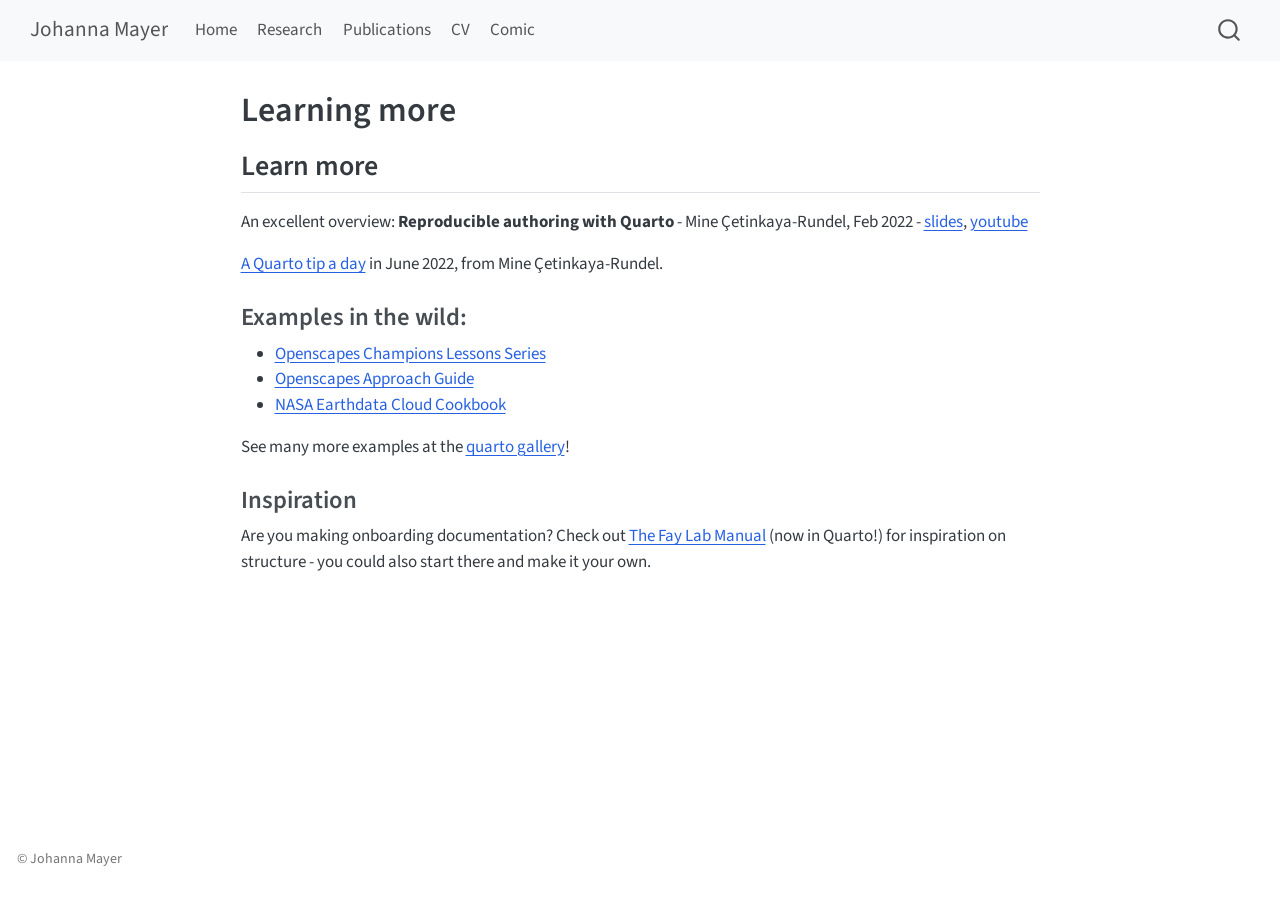
<file: learning-more.html>
<!DOCTYPE html>
<html xmlns="http://www.w3.org/1999/xhtml" lang="en" xml:lang="en"><head>

<meta charset="utf-8">
<meta name="generator" content="quarto-1.11.9">

<meta name="viewport" content="width=device-width, initial-scale=1.0, user-scalable=yes">


<title>Learning more – Johanna Mayer</title>
<style>
/* Default styles provided by pandoc.
** See https://pandoc.org/MANUAL.html#variables-for-html for config info.
*/
span.smallcaps{font-variant: small-caps;}
div.columns{display: flex; gap: 1.5em;}
div.column{flex: auto;}
@media screen {
div.columns{gap: min(4vw, 1.5em);}
div.column{overflow-x: auto;}
}
div.hanging-indent{margin-left: 1.5em; text-indent: -1.5em;}
ul.task-list{list-style: none;}
ul.task-list li input[type="checkbox"] {
  width: 0.8em;
  margin: 0 0.8em 0.2em -1em; /* quarto-specific, see https://github.com/quarto-dev/quarto-cli/issues/4556 */ 
  vertical-align: middle;
}
</style>


<script src="site_libs/quarto-nav/quarto-nav.js"></script>
<script src="site_libs/quarto-nav/headroom.min.js"></script>
<script src="site_libs/clipboard/clipboard.min.js"></script>
<script src="site_libs/quarto-search/autocomplete.umd.js"></script>
<script src="site_libs/quarto-search/fuse.min.js"></script>
<script src="site_libs/quarto-search/quarto-search.js"></script>
<meta name="quarto:offset" content="./">
<script src="site_libs/quarto-html/quarto.js" type="module"></script>
<script src="site_libs/quarto-html/tabsets/tabsets.js" type="module"></script>
<script src="site_libs/quarto-html/scrollable-regions/scrollable-regions.js" type="module"></script>
<script src="site_libs/quarto-html/popper.min.js"></script>
<script src="site_libs/quarto-html/tippy.umd.min.js"></script>
<script src="site_libs/quarto-html/anchor.min.js"></script>
<link href="site_libs/quarto-html/tippy.css" rel="stylesheet">
<link href="site_libs/quarto-html/quarto-syntax-highlighting-63b5708e65d6cd79cd7618c58d0c21e7.css" rel="stylesheet" id="quarto-text-highlighting-styles">
<script src="site_libs/bootstrap/bootstrap.min.js"></script>
<link href="site_libs/bootstrap/bootstrap-icons.css" rel="stylesheet">
<link href="site_libs/bootstrap/bootstrap-86d01a451078f71662fa36760f71fc18.min.css" rel="stylesheet" append-hash="true" id="quarto-bootstrap" data-mode="light">
<script id="quarto-search-options" type="application/json">{
  "location": "navbar",
  "copy-button": false,
  "collapse-after": 3,
  "panel-placement": "end",
  "type": "overlay",
  "limit": 50,
  "keyboard-shortcut": [
    "f",
    "/",
    "s"
  ],
  "show-item-context": false,
  "language": {
    "search-no-results-text": "No results",
    "search-matching-documents-text": "matching documents",
    "search-copy-link-title": "Copy link to search",
    "search-hide-matches-text": "Hide additional matches",
    "search-more-match-text": "more match in this document",
    "search-more-matches-text": "more matches in this document",
    "search-clear-button-title": "Clear",
    "search-text-placeholder": "",
    "search-detached-cancel-button-title": "Cancel",
    "search-submit-button-title": "Submit",
    "search-label": "Search"
  }
}</script>


<link rel="stylesheet" href="styles.css">
</head>

<body class="nav-fixed fullcontent quarto-light"><a id="quarto-skip-link" class="visually-hidden-focusable" href="#quarto-document-content">Skip to main content</a>

<div id="quarto-search-results"></div>
  <header id="quarto-header" class="headroom fixed-top">
    <nav class="navbar navbar-expand-lg " data-bs-theme="dark" aria-label="Site">
      <div class="navbar-container container-fluid">
      <div class="navbar-brand-container mx-auto">
    <a class="navbar-brand" href="./index.html">
    <span class="navbar-title">Johanna Mayer</span>
    </a>
  </div>
          <button class="navbar-toggler" type="button" data-bs-toggle="collapse" data-bs-target="#navbarCollapse" aria-controls="navbarCollapse" aria-expanded="false" aria-label="Toggle navigation" onclick="if (window.quartoToggleHeadroom) { window.quartoToggleHeadroom(); }">
  <span class="navbar-toggler-icon"></span>
</button>
          <div class="collapse navbar-collapse" id="navbarCollapse">
            <ul class="navbar-nav navbar-nav-scroll me-auto">
  <li class="nav-item">
    <a class="nav-link" href="./index.html"> 
<span class="menu-text">Home</span></a>
  </li>  
  <li class="nav-item">
    <a class="nav-link" href="./research.html"> 
<span class="menu-text">Research</span></a>
  </li>  
  <li class="nav-item">
    <a class="nav-link" href="./publications.html"> 
<span class="menu-text">Publications</span></a>
  </li>  
  <li class="nav-item">
    <a class="nav-link" href="./cv.html"> 
<span class="menu-text">CV</span></a>
  </li>  
  <li class="nav-item">
    <a class="nav-link" href="./comic.html"> 
<span class="menu-text">Comic</span></a>
  </li>  
</ul>
          </div> <!-- /navcollapse -->
            <div class="quarto-navbar-tools">
</div>
            <div id="quarto-search" class="" title="Search"></div>
      </div> <!-- /container-fluid -->
    </nav>
</header>
<!-- content -->
<div id="quarto-content" class="quarto-container page-columns page-rows-contents page-layout-article page-navbar">
<!-- sidebar -->
<!-- margin-sidebar -->
    
<!-- main -->
<main class="content" id="quarto-document-content" tabindex="-1">

<header id="title-block-header" class="quarto-title-block default">
<div class="quarto-title">
<h1 class="title">Learning more</h1>
</div>



<div class="quarto-title-meta">

    
  
    
  </div>
  


</header>


<section id="learn-more" class="level2">
<h2 class="anchored" data-anchor-id="learn-more">Learn more</h2>
<p>An excellent overview: <strong>Reproducible authoring with Quarto</strong> - Mine Çetinkaya-Rundel, Feb 2022 - <a href="https://mine-cetinkaya-rundel.github.io/2022-repro-toronto/#/title-slide">slides</a>, <a href="https://www.youtube.com/watch?v=6p4vOKS6Xls">youtube</a></p>
<p><a href="https://mine-cetinkaya-rundel.github.io/quarto-tip-a-day/">A Quarto tip a day</a> in June 2022, from Mine Çetinkaya-Rundel.</p>
<section id="examples-in-the-wild" class="level3">
<h3 class="anchored" data-anchor-id="examples-in-the-wild">Examples in the wild:</h3>
<ul>
<li><a href="https://openscapes.github.io/series">Openscapes Champions Lessons Series</a></li>
<li><a href="https://openscapes.github.io/approach-guide/">Openscapes Approach Guide</a><br>
</li>
<li><a href="https://nasa-openscapes.github.io/earthdata-cloud-cookbook/">NASA Earthdata Cloud Cookbook</a></li>
</ul>
<p>See many more examples at the <a href="https://quarto.org/docs/gallery/">quarto gallery</a>!</p>
</section>
<section id="inspiration" class="level3">
<h3 class="anchored" data-anchor-id="inspiration">Inspiration</h3>
<p>Are you making onboarding documentation? Check out <a href="https://thefaylab.github.io/lab-manual/">The Fay Lab Manual</a> (now in Quarto!) for inspiration on structure - you could also start there and make it your own.</p>


</section>
</section>

</main> <!-- /main -->
<script id="quarto-html-after-body" type="application/javascript">
  window.document.addEventListener("DOMContentLoaded", function (event) {
    const icon = "";
    const anchorJS = new window.AnchorJS();
    anchorJS.options = {
      placement: 'right',
      icon: icon
    };
    anchorJS.add('.anchored');
    const isCodeAnnotation = (el) => {
      for (const clz of el.classList) {
        if (clz.startsWith('code-annotation-')) {                     
          return true;
        }
      }
      return false;
    }
    const onCopySuccess = function(e) {
      // button target
      const button = e.trigger;
      // don't keep focus
      button.blur();
      // flash "checked"
      button.classList.add('code-copy-button-checked');
      var currentTitle = button.getAttribute("title");
      button.setAttribute("title", "Copied!");
      let tooltip;
      if (window.bootstrap) {
        button.setAttribute("data-bs-toggle", "tooltip");
        button.setAttribute("data-bs-placement", "left");
        button.setAttribute("data-bs-title", "Copied!");
        tooltip = new bootstrap.Tooltip(button, 
          { trigger: "manual", 
            customClass: "code-copy-button-tooltip",
            offset: [0, -8]});
        tooltip.show();    
      }
      setTimeout(function() {
        if (tooltip) {
          tooltip.hide();
          button.removeAttribute("data-bs-title");
          button.removeAttribute("data-bs-toggle");
          button.removeAttribute("data-bs-placement");
        }
        button.setAttribute("title", currentTitle);
        button.classList.remove('code-copy-button-checked');
      }, 1000);
      // clear code selection
      e.clearSelection();
    }
    const getTextToCopy = function(trigger) {
      const outerScaffold = trigger.parentElement.cloneNode(true);
      const codeEl = outerScaffold.querySelector('code');
      for (const childEl of codeEl.children) {
        if (isCodeAnnotation(childEl)) {
          childEl.remove();
        }
      }
      return codeEl.innerText;
    }
    const clipboard = new window.ClipboardJS('.code-copy-button:not([data-in-quarto-modal])', {
      text: getTextToCopy
    });
    clipboard.on('success', onCopySuccess);
    if (window.document.getElementById('quarto-embedded-source-code-modal')) {
      const clipboardModal = new window.ClipboardJS('.code-copy-button[data-in-quarto-modal]', {
        text: getTextToCopy,
        container: window.document.getElementById('quarto-embedded-source-code-modal')
      });
      clipboardModal.on('success', onCopySuccess);
    }
      var localhostRegex = new RegExp(/^(?:http|https):\/\/localhost\:?[0-9]*\//);
      var mailtoRegex = new RegExp(/^mailto:/);
        var filterRegex = new RegExp("https:\/\/johanna-mayer\.github\.io\/johanna-mayer\/");
      var isInternal = (href) => {
          return filterRegex.test(href) || localhostRegex.test(href) || mailtoRegex.test(href);
      }
      // Inspect non-navigation links and adorn them if external
      window.quartoDecorateExternalLinks = function (root) {
     var links = (root || window.document).querySelectorAll('a[href]:not(.nav-link):not(.navbar-brand):not(.toc-action):not(.sidebar-link):not(.sidebar-item-toggle):not(.pagination-link):not(.no-external):not([aria-hidden]):not(.dropdown-item):not(.quarto-navigation-tool):not(.about-link)');
      for (var i=0; i<links.length; i++) {
        const link = links[i];
        if (!isInternal(link.href)) {
          // undo the damage that might have been done by quarto-nav.js in the case of
          // links that we want to consider external
          if (link.dataset.originalHref !== undefined) {
            link.href = link.dataset.originalHref;
          }
          if (!link.classList.contains('no-external-icon')) {
          }
        }
      }
      };
      window.quartoDecorateExternalLinks(window.document);
    // Esc closes the popup (WCAG 1.4.13) and focus leaving both trigger and
    // popup closes it (WCAG 2.4.11); tippy handles neither for interactive popups.
    const hideOnEscAndFocusOut = {
      name: 'hideOnEscAndFocusOut',
      defaultValue: true,
      fn(instance) {
        const dismiss = () => {
          // A show scheduled by the trigger delay would otherwise reopen it
          instance.clearDelayTimeouts();
          instance.hide();
        };
        const onKeyDown = (event) => {
          if (event.key !== 'Escape') {
            return;
          }
          // Keep Esc from also reaching page handlers (e.g. reveal.js overview),
          // except an open reveal.js slide menu, which Esc should close too.
          // The menu handles keys only when its keyboard option is on.
          const menuHandlesEsc = window.Reveal?.getPlugin?.('menu')?.isOpen() &&
            window.Reveal.getConfig().menu?.keyboard !== false;
          if (!menuHandlesEsc) {
            event.stopPropagation();
          }
          if (instance.popper.contains(window.document.activeElement)) {
            // Disabled while refocusing so the focus trigger does not reopen it
            instance.disable();
            instance.reference.focus();
            instance.enable();
          }
          dismiss();
        };
        const onFocusOut = (event) => {
          const target = event.relatedTarget;
          if (target && !instance.reference.contains(target) &&
              !instance.popper.contains(target)) {
            dismiss();
          }
        };
        // On the trigger too: a click trigger (code-annotations: select) has no
        // blur handling. Attached for the instance's lifetime so leaving the
        // trigger also cancels a show still pending on the trigger delay.
        instance.reference.addEventListener('focusout', onFocusOut);
        return {
          onShow() {
            window.document.addEventListener('keydown', onKeyDown, true);
            instance.popper.addEventListener('focusout', onFocusOut);
          },
          onHide() {
            window.document.removeEventListener('keydown', onKeyDown, true);
            instance.popper.removeEventListener('focusout', onFocusOut);
          },
          onDestroy() {
            instance.reference.removeEventListener('focusout', onFocusOut);
          },
        };
      },
    };
    function tippyHover(el, contentFn, onTriggerFn, onUntriggerFn) {
      const config = {
        allowHTML: true,
        maxWidth: 500,
        delay: 100,
        arrow: false,
        appendTo: function(el) {
            return el.parentElement;
        },
        interactive: true,
        interactiveBorder: 10,
        theme: 'quarto',
        placement: 'bottom-start',
        plugins: [hideOnEscAndFocusOut],
      };
      if (contentFn) {
        config.content = contentFn;
      }
      if (onTriggerFn) {
        config.onTrigger = onTriggerFn;
      }
      if (onUntriggerFn) {
        config.onUntrigger = onUntriggerFn;
      }
      window.tippy(el, config); 
    }
    const noterefs = window.document.querySelectorAll('a[role="doc-noteref"]');
    for (var i=0; i<noterefs.length; i++) {
      const ref = noterefs[i];
      tippyHover(ref, function() {
        // use id or data attribute instead here
        let href = ref.getAttribute('data-footnote-href') || ref.getAttribute('href');
        try { href = new URL(href).hash; } catch {}
        const id = href.replace(/^#\/?/, "");
        const note = window.document.getElementById(id);
        if (note) {
          return note.innerHTML;
        } else {
          return "";
        }
      });
    }
    const xrefs = window.document.querySelectorAll('a.quarto-xref');
    const processXRef = (id, note) => {
      // Strip column container classes
      const stripColumnClz = (el) => {
        el.classList.remove("page-full", "page-columns");
        if (el.children) {
          for (const child of el.children) {
            stripColumnClz(child);
          }
        }
      }
      stripColumnClz(note)
      if (id === null || id.startsWith('sec-')) {
        // Special case sections, only their first couple elements
        const container = document.createElement("div");
        if (note.children && note.children.length > 2) {
          container.appendChild(note.children[0].cloneNode(true));
          for (let i = 1; i < note.children.length; i++) {
            const child = note.children[i];
            if (child.tagName === "P" && child.innerText === "") {
              continue;
            } else {
              container.appendChild(child.cloneNode(true));
              break;
            }
          }
          if (window.Quarto?.typesetMath) {
            window.Quarto.typesetMath(container);
          }
          return container.innerHTML
        } else {
          if (window.Quarto?.typesetMath) {
            window.Quarto.typesetMath(note);
          }
          return note.innerHTML;
        }
      } else {
        // Remove any anchor links if they are present
        const anchorLink = note.querySelector('a.anchorjs-link');
        if (anchorLink) {
          anchorLink.remove();
        }
        if (window.Quarto?.typesetMath) {
          window.Quarto.typesetMath(note);
        }
        if (note.classList.contains("callout")) {
          return note.outerHTML;
        } else {
          return note.innerHTML;
        }
      }
    }
    for (var i=0; i<xrefs.length; i++) {
      const xref = xrefs[i];
      tippyHover(xref, undefined, function(instance) {
        instance.disable();
        let url = xref.getAttribute('href');
        let hash = undefined; 
        if (url.startsWith('#')) {
          hash = url;
        } else {
          try { hash = new URL(url).hash; } catch {}
        }
        if (hash) {
          const id = hash.replace(/^#\/?/, "");
          const note = window.document.getElementById(id);
          if (note !== null) {
            try {
              const html = processXRef(id, note.cloneNode(true));
              instance.setContent(html);
            } finally {
              instance.enable();
              instance.show();
            }
          } else {
            // See if we can fetch this
            fetch(url.split('#')[0])
            .then(res => res.text())
            .then(html => {
              const parser = new DOMParser();
              const htmlDoc = parser.parseFromString(html, "text/html");
              const note = htmlDoc.getElementById(id);
              if (note !== null) {
                const html = processXRef(id, note);
                instance.setContent(html);
              } 
            }).finally(() => {
              instance.enable();
              instance.show();
            });
          }
        } else {
          // See if we can fetch a full url (with no hash to target)
          // This is a special case and we should probably do some content thinning / targeting
          fetch(url)
          .then(res => res.text())
          .then(html => {
            const parser = new DOMParser();
            const htmlDoc = parser.parseFromString(html, "text/html");
            const note = htmlDoc.querySelector('main.content');
            if (note !== null) {
              // This should only happen for chapter cross references
              // (since there is no id in the URL)
              // remove the first header
              if (note.children.length > 0 && note.children[0].tagName === "HEADER") {
                note.children[0].remove();
              }
              const html = processXRef(null, note);
              instance.setContent(html);
            } 
          }).finally(() => {
            instance.enable();
            instance.show();
          });
        }
      }, function(instance) {
      });
    }
        let selectedAnnoteEl;
        const selectorForAnnotation = ( cell, annotation) => {
          let cellAttr = 'data-code-cell="' + cell + '"';
          let lineAttr = 'data-code-annotation="' +  annotation + '"';
          const selector = 'span[' + cellAttr + '][' + lineAttr + ']';
          return selector;
        }
        const selectCodeLines = (annoteEl) => {
          const doc = window.document;
          const targetCell = annoteEl.getAttribute("data-target-cell");
          const targetAnnotation = annoteEl.getAttribute("data-target-annotation");
          const annoteSpan = window.document.querySelector(selectorForAnnotation(targetCell, targetAnnotation));
          const lines = annoteSpan.getAttribute("data-code-lines").split(",");
          const lineIds = lines.map((line) => {
            return targetCell + "-" + line;
          })
          // Each band is positioned against its own containing block, which is
          // not the offsetParent of the lines, so place it from client rects.
          const placeBand = (band, firstEl, lastEl, codeBlock) => {
            const container = band.offsetParent;
            if (container === null) {
              return;
            }
            const containerRect = container.getBoundingClientRect();
            // Reveal.js scales slides with a transform, so convert client
            // pixels back to the CSS pixels of the container.
            const scale = containerRect.height / container.offsetHeight || 1;
            const firstRect = firstEl.getBoundingClientRect();
            const lastRect = lastEl.getBoundingClientRect();
            const top = (firstRect.top - containerRect.top) / scale - container.clientTop + container.scrollTop;
            const height = (lastRect.bottom - firstRect.top) / scale;
            band.style.top = top - 2 + "px";
            band.style.height = height + 4 + "px";
            if (codeBlock) {
              // Without the copy button wrapper, the containing block is wider
              // than the code block, so span the code block explicitly.
              const blockRect = codeBlock.getBoundingClientRect();
              band.style.left = (blockRect.left - containerRect.left) / scale - container.clientLeft + container.scrollLeft + "px";
              band.style.width = blockRect.width / scale + "px";
            }
          };
          if (lineIds.length > 0) {
            const el = window.document.getElementById(lineIds[0]);
            const lastEl = window.document.getElementById(lineIds[lineIds.length - 1]);
            const parent = el.parentElement.parentElement;
            // cook up a div (if necessary) and position it
            let div = window.document.getElementById("code-annotation-line-highlight");
            if (div === null) {
              div = window.document.createElement("div");
              div.setAttribute("id", "code-annotation-line-highlight");
              div.style.position = 'absolute';
              parent.appendChild(div);
            }
            placeBand(div, el, lastEl, parent.closest("div.sourceCode") || parent);
            let gutterDiv = window.document.getElementById("code-annotation-line-highlight-gutter");
            if (gutterDiv === null) {
              gutterDiv = window.document.createElement("div");
              gutterDiv.setAttribute("id", "code-annotation-line-highlight-gutter");
              gutterDiv.style.position = 'absolute';
              const codeCell = window.document.getElementById(targetCell);
              const gutter = codeCell.querySelector('.code-annotation-gutter');
              gutter.appendChild(gutterDiv);
            }
            placeBand(gutterDiv, el, lastEl);
            selectedAnnoteEl = annoteEl;
          }
        };
        const unselectCodeLines = () => {
          const elementsIds = ["code-annotation-line-highlight", "code-annotation-line-highlight-gutter"];
          elementsIds.forEach((elId) => {
            const div = window.document.getElementById(elId);
            if (div) {
              div.remove();
            }
          });
          selectedAnnoteEl = undefined;
        };
          // Handle positioning of the toggle
      window.addEventListener(
        "resize",
        throttle(() => {
          elRect = undefined;
          if (selectedAnnoteEl) {
            selectCodeLines(selectedAnnoteEl);
          }
        }, 10)
      );
      function throttle(fn, ms) {
      let throttle = false;
      let timer;
        return (...args) => {
          if(!throttle) { // first call gets through
              fn.apply(this, args);
              throttle = true;
          } else { // all the others get throttled
              if(timer) clearTimeout(timer); // cancel #2
              timer = setTimeout(() => {
                fn.apply(this, args);
                timer = throttle = false;
              }, ms);
          }
        };
      }
        // Attach click handler to the DT
        const annoteDls = window.document.querySelectorAll('dt[data-target-cell]');
        for (const annoteDlNode of annoteDls) {
          annoteDlNode.addEventListener('click', (event) => {
            const clickedEl = event.target;
            if (clickedEl !== selectedAnnoteEl) {
              unselectCodeLines();
              const activeEl = window.document.querySelector('dt[data-target-cell].code-annotation-active');
              if (activeEl) {
                activeEl.classList.remove('code-annotation-active');
              }
              selectCodeLines(clickedEl);
              clickedEl.classList.add('code-annotation-active');
            } else {
              // Unselect the line
              unselectCodeLines();
              clickedEl.classList.remove('code-annotation-active');
            }
          });
        }
    const findCites = (el) => {
      const parentEl = el.parentElement;
      if (parentEl) {
        const cites = parentEl.dataset.cites;
        if (cites) {
          return {
            el,
            cites: cites.split(' ')
          };
        } else {
          return findCites(el.parentElement)
        }
      } else {
        return undefined;
      }
    };
    var bibliorefs = window.document.querySelectorAll('a[role="doc-biblioref"]');
    for (var i=0; i<bibliorefs.length; i++) {
      const ref = bibliorefs[i];
      const citeInfo = findCites(ref);
      if (citeInfo) {
        tippyHover(citeInfo.el, function() {
          var popup = window.document.createElement('div');
          citeInfo.cites.forEach(function(cite) {
            var citeDiv = window.document.createElement('div');
            citeDiv.classList.add('hanging-indent');
            citeDiv.classList.add('csl-entry');
            var biblioDiv = window.document.getElementById('ref-' + cite);
            if (biblioDiv) {
              citeDiv.innerHTML = biblioDiv.innerHTML;
            }
            popup.appendChild(citeDiv);
          });
          return popup.innerHTML;
        });
      }
    }
  });
  </script>
  <script type="application/javascript">
  window.quartoScrollableRegionsLabels = {"code":"Scrollable code","output":"Scrollable output"};
  </script>
</div> <!-- /content -->
<footer class="footer">
  <div class="nav-footer">
    <div class="nav-footer-left">
<p>© Johanna Mayer</p>
</div>   
    <div class="nav-footer-center">
      &nbsp;
    </div>
    <div class="nav-footer-right">
      &nbsp;
    </div>
  </div>
</footer>




</body></html>
</file>
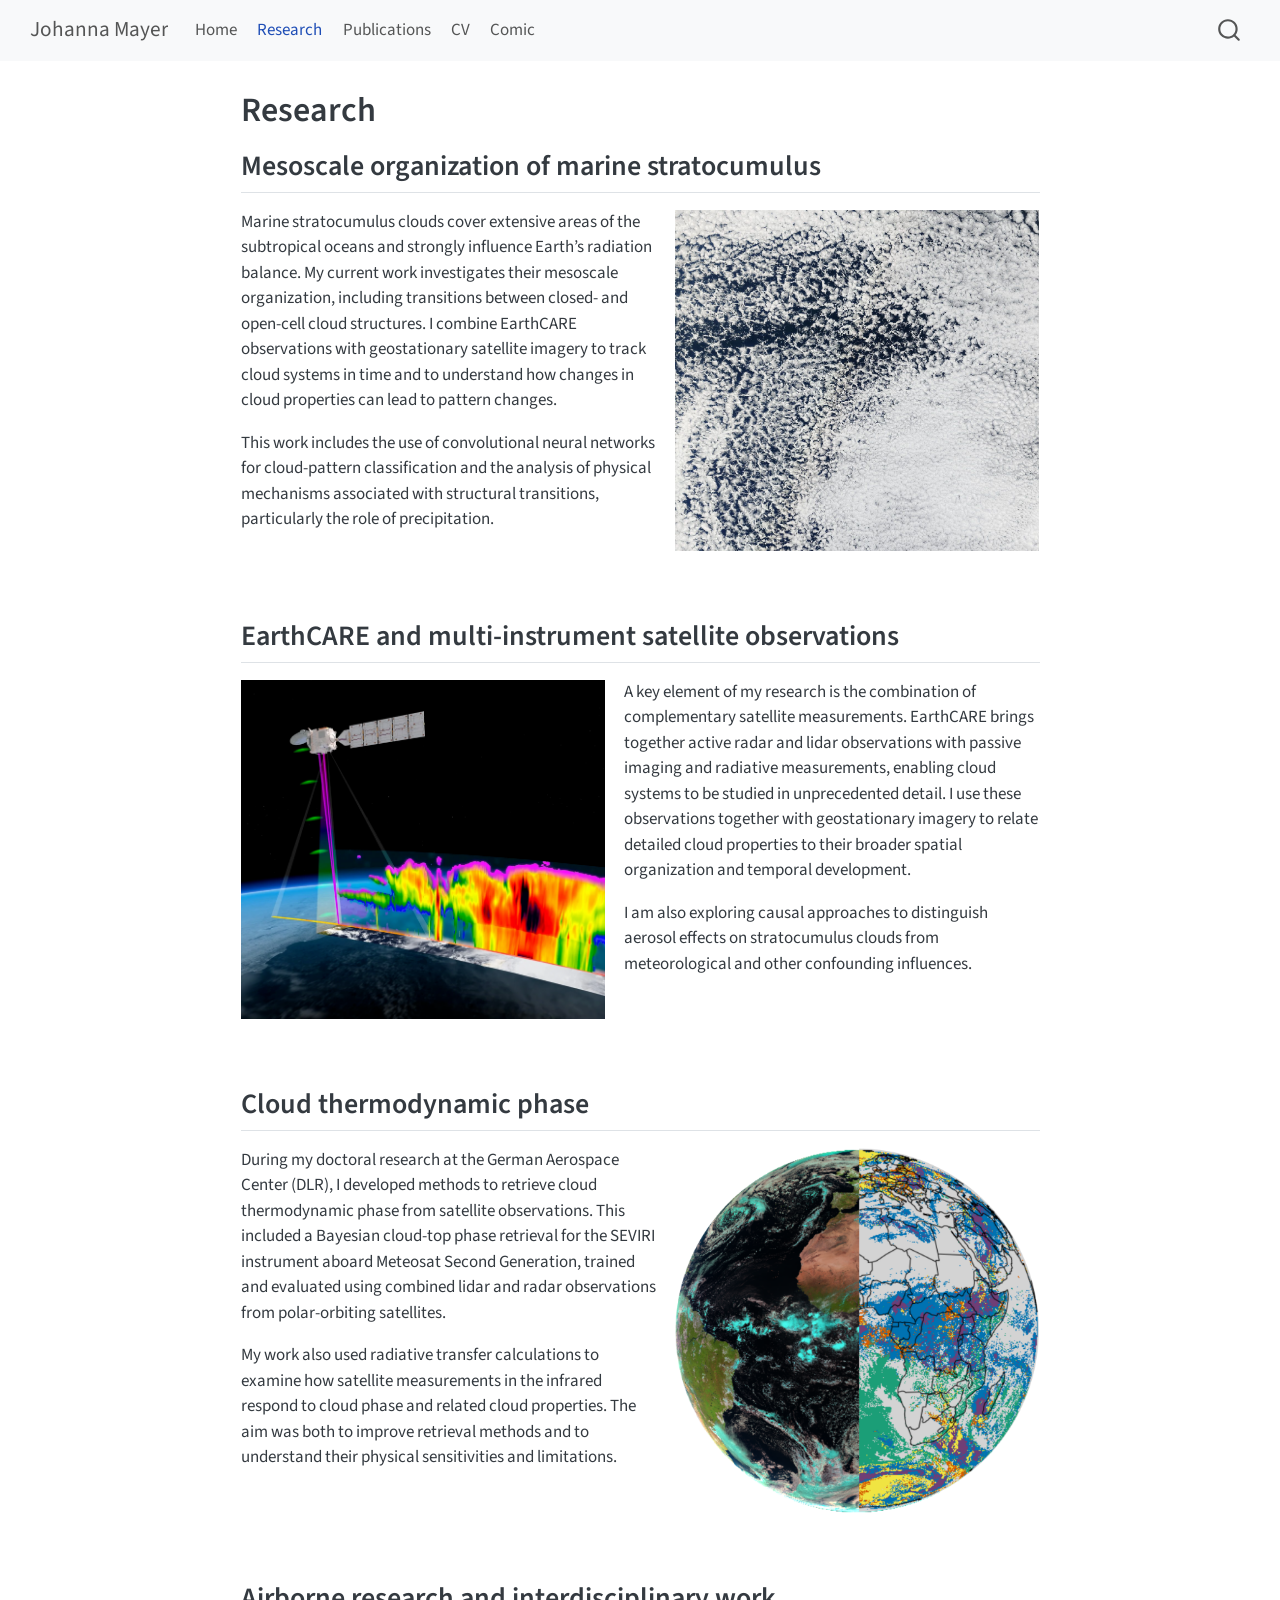
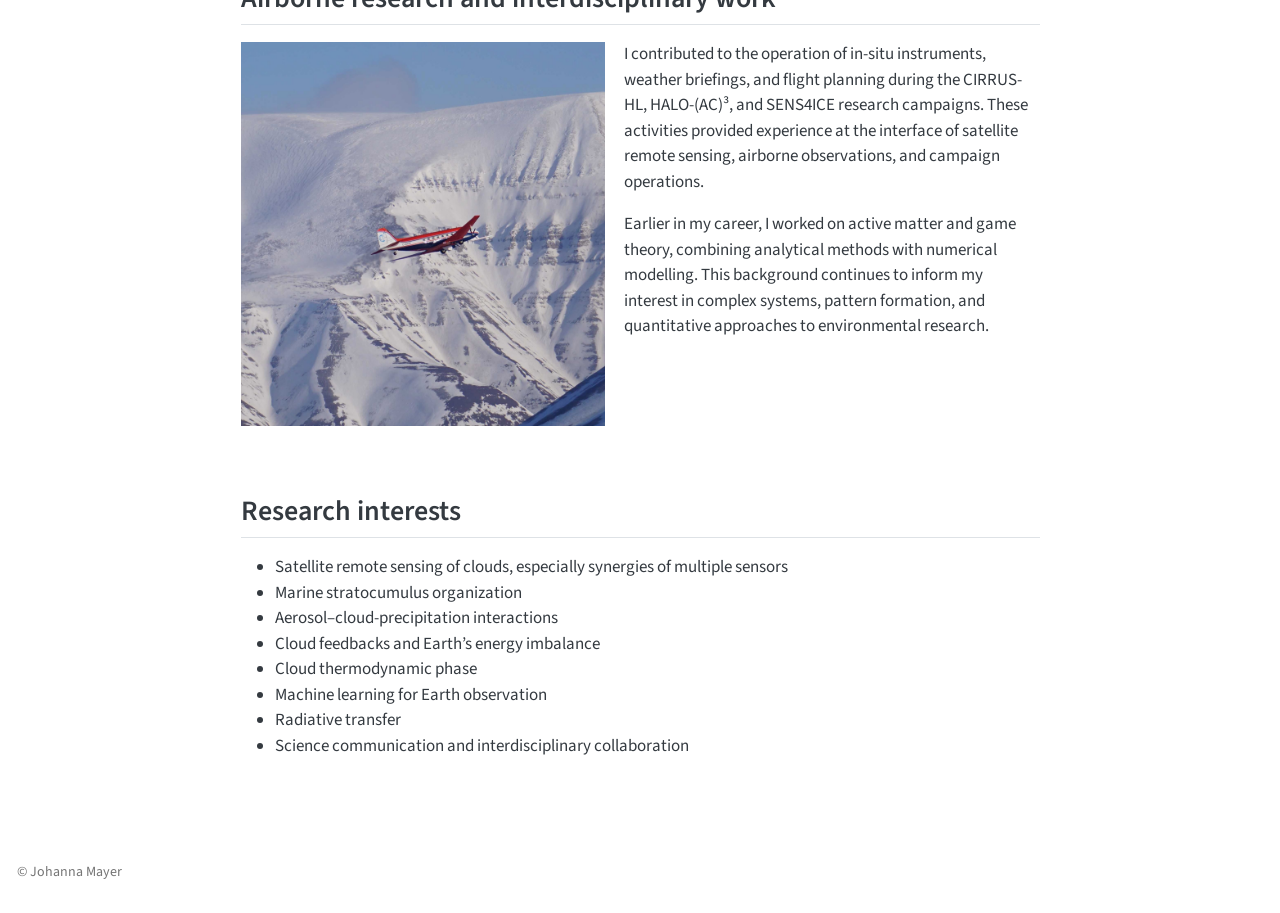
<file: research.html>
<!DOCTYPE html>
<html xmlns="http://www.w3.org/1999/xhtml" lang="en" xml:lang="en"><head>

<meta charset="utf-8">
<meta name="generator" content="quarto-1.11.9">

<meta name="viewport" content="width=device-width, initial-scale=1.0, user-scalable=yes">


<title>Research – Johanna Mayer</title>
<style>
/* Default styles provided by pandoc.
** See https://pandoc.org/MANUAL.html#variables-for-html for config info.
*/
span.smallcaps{font-variant: small-caps;}
div.columns{display: flex; gap: 1.5em;}
div.column{flex: auto;}
@media screen {
div.columns{gap: min(4vw, 1.5em);}
div.column{overflow-x: auto;}
}
div.hanging-indent{margin-left: 1.5em; text-indent: -1.5em;}
ul.task-list{list-style: none;}
ul.task-list li input[type="checkbox"] {
  width: 0.8em;
  margin: 0 0.8em 0.2em -1em; /* quarto-specific, see https://github.com/quarto-dev/quarto-cli/issues/4556 */ 
  vertical-align: middle;
}
</style>


<script src="site_libs/quarto-nav/quarto-nav.js"></script>
<script src="site_libs/quarto-nav/headroom.min.js"></script>
<script src="site_libs/clipboard/clipboard.min.js"></script>
<script src="site_libs/quarto-search/autocomplete.umd.js"></script>
<script src="site_libs/quarto-search/fuse.min.js"></script>
<script src="site_libs/quarto-search/quarto-search.js"></script>
<meta name="quarto:offset" content="./">
<script src="site_libs/quarto-html/quarto.js" type="module"></script>
<script src="site_libs/quarto-html/tabsets/tabsets.js" type="module"></script>
<script src="site_libs/quarto-html/scrollable-regions/scrollable-regions.js" type="module"></script>
<script src="site_libs/quarto-html/popper.min.js"></script>
<script src="site_libs/quarto-html/tippy.umd.min.js"></script>
<script src="site_libs/quarto-html/anchor.min.js"></script>
<link href="site_libs/quarto-html/tippy.css" rel="stylesheet">
<link href="site_libs/quarto-html/quarto-syntax-highlighting-63b5708e65d6cd79cd7618c58d0c21e7.css" rel="stylesheet" id="quarto-text-highlighting-styles">
<script src="site_libs/bootstrap/bootstrap.min.js"></script>
<link href="site_libs/bootstrap/bootstrap-icons.css" rel="stylesheet">
<link href="site_libs/bootstrap/bootstrap-86d01a451078f71662fa36760f71fc18.min.css" rel="stylesheet" append-hash="true" id="quarto-bootstrap" data-mode="light">
<script id="quarto-search-options" type="application/json">{
  "location": "navbar",
  "copy-button": false,
  "collapse-after": 3,
  "panel-placement": "end",
  "type": "overlay",
  "limit": 50,
  "keyboard-shortcut": [
    "f",
    "/",
    "s"
  ],
  "show-item-context": false,
  "language": {
    "search-no-results-text": "No results",
    "search-matching-documents-text": "matching documents",
    "search-copy-link-title": "Copy link to search",
    "search-hide-matches-text": "Hide additional matches",
    "search-more-match-text": "more match in this document",
    "search-more-matches-text": "more matches in this document",
    "search-clear-button-title": "Clear",
    "search-text-placeholder": "",
    "search-detached-cancel-button-title": "Cancel",
    "search-submit-button-title": "Submit",
    "search-label": "Search"
  }
}</script>


<link rel="stylesheet" href="styles.css">
</head>

<body class="nav-fixed fullcontent quarto-light"><a id="quarto-skip-link" class="visually-hidden-focusable" href="#quarto-document-content">Skip to main content</a>

<div id="quarto-search-results"></div>
  <header id="quarto-header" class="headroom fixed-top">
    <nav class="navbar navbar-expand-lg " data-bs-theme="dark" aria-label="Site">
      <div class="navbar-container container-fluid">
      <div class="navbar-brand-container mx-auto">
    <a class="navbar-brand" href="./index.html">
    <span class="navbar-title">Johanna Mayer</span>
    </a>
  </div>
          <button class="navbar-toggler" type="button" data-bs-toggle="collapse" data-bs-target="#navbarCollapse" aria-controls="navbarCollapse" aria-expanded="false" aria-label="Toggle navigation" onclick="if (window.quartoToggleHeadroom) { window.quartoToggleHeadroom(); }">
  <span class="navbar-toggler-icon"></span>
</button>
          <div class="collapse navbar-collapse" id="navbarCollapse">
            <ul class="navbar-nav navbar-nav-scroll me-auto">
  <li class="nav-item">
    <a class="nav-link" href="./index.html"> 
<span class="menu-text">Home</span></a>
  </li>  
  <li class="nav-item">
    <a class="nav-link active" href="./research.html" aria-current="page"> 
<span class="menu-text">Research</span></a>
  </li>  
  <li class="nav-item">
    <a class="nav-link" href="./publications.html"> 
<span class="menu-text">Publications</span></a>
  </li>  
  <li class="nav-item">
    <a class="nav-link" href="./cv.html"> 
<span class="menu-text">CV</span></a>
  </li>  
  <li class="nav-item">
    <a class="nav-link" href="./comic.html"> 
<span class="menu-text">Comic</span></a>
  </li>  
</ul>
          </div> <!-- /navcollapse -->
            <div class="quarto-navbar-tools">
</div>
            <div id="quarto-search" class="" title="Search"></div>
      </div> <!-- /container-fluid -->
    </nav>
</header>
<!-- content -->
<div id="quarto-content" class="quarto-container page-columns page-rows-contents page-layout-article page-navbar">
<!-- sidebar -->
<!-- margin-sidebar -->
    
<!-- main -->
<main class="content" id="quarto-document-content" tabindex="-1">

<header id="title-block-header" class="quarto-title-block default">
<div class="quarto-title">
<h1 class="title">Research</h1>
</div>



<div class="quarto-title-meta">

    
  
    
  </div>
  


</header>


<section id="mesoscale-organization-of-marine-stratocumulus" class="level2">
<h2 class="anchored" data-anchor-id="mesoscale-organization-of-marine-stratocumulus">Mesoscale organization of marine stratocumulus</h2>
<div class="columns">
<div class="column" style="width:52%;">
<p>Marine stratocumulus clouds cover extensive areas of the subtropical oceans and strongly influence Earth’s radiation balance. My current work investigates their mesoscale organization, including transitions between closed- and open-cell cloud structures. I combine EarthCARE observations with geostationary satellite imagery to track cloud systems in time and to understand how changes in cloud properties can lead to pattern changes.</p>
<p>This work includes the use of convolutional neural networks for cloud-pattern classification and the analysis of physical mechanisms associated with structural transitions, particularly the role of precipitation.</p>
</div><div class="column" style="width:48%;">
<div class="quarto-figure quarto-figure-right">
<figure class="figure">
<p><img src="images/MODIS_closed_open_cells_20260819.png" class="img-fluid quarto-figure quarto-figure-right figure-img" style="width:95.0%"></p>
</figure>
</div>
</div>
</div>
</section>
<section id="earthcare-and-multi-instrument-satellite-observations" class="level2">
<h2 class="anchored" data-anchor-id="earthcare-and-multi-instrument-satellite-observations">EarthCARE and multi-instrument satellite observations</h2>
<div class="columns">
<div class="column" style="width:48%;">
<div class="quarto-figure quarto-figure-left">
<figure class="figure">
<p><img src="images/EarthCARE1_cropped.png" class="img-fluid quarto-figure quarto-figure-left figure-img" style="width:95.0%"></p>
</figure>
</div>
</div><div class="column" style="width:52%;">
<p>A key element of my research is the combination of complementary satellite measurements. EarthCARE brings together active radar and lidar observations with passive imaging and radiative measurements, enabling cloud systems to be studied in unprecedented detail. I use these observations together with geostationary imagery to relate detailed cloud properties to their broader spatial organization and temporal development.</p>
<p>I am also exploring causal approaches to distinguish aerosol effects on stratocumulus clouds from meteorological and other confounding influences.</p>
</div>
</div>
</section>
<section id="cloud-thermodynamic-phase" class="level2">
<h2 class="anchored" data-anchor-id="cloud-thermodynamic-phase">Cloud thermodynamic phase</h2>
<div class="columns">
<div class="column" style="width:52%;">
<p>During my doctoral research at the German Aerospace Center (DLR), I developed methods to retrieve cloud thermodynamic phase from satellite observations. This included a Bayesian cloud-top phase retrieval for the SEVIRI instrument aboard Meteosat Second Generation, trained and evaluated using combined lidar and radar observations from polar-orbiting satellites.</p>
<p>My work also used radiative transfer calculations to examine how satellite measurements in the infrared respond to cloud phase and related cloud properties. The aim was both to improve retrieval methods and to understand their physical sensitivities and limitations.</p>
</div><div class="column" style="width:48%;">
<div class="quarto-figure quarto-figure-right">
<figure class="figure">
<p><img src="images/RGB_ProPS.png" class="img-fluid quarto-figure quarto-figure-right figure-img" style="width:95.0%"></p>
</figure>
</div>
</div>
</div>
</section>
<section id="airborne-research-and-interdisciplinary-work" class="level2">
<h2 class="anchored" data-anchor-id="airborne-research-and-interdisciplinary-work">Airborne research and interdisciplinary work</h2>
<div class="columns">
<div class="column" style="width:48%;">
<div class="quarto-figure quarto-figure-left">
<figure class="figure">
<p><img src="images/AC3_Polar6_cropped.jpeg" class="img-fluid quarto-figure quarto-figure-left figure-img" style="width:95.0%"></p>
</figure>
</div>
</div><div class="column" style="width:52%;">
<p>I contributed to the operation of in-situ instruments, weather briefings, and flight planning during the CIRRUS-HL, HALO-(AC)³, and SENS4ICE research campaigns. These activities provided experience at the interface of satellite remote sensing, airborne observations, and campaign operations.</p>
<p>Earlier in my career, I worked on active matter and game theory, combining analytical methods with numerical modelling. This background continues to inform my interest in complex systems, pattern formation, and quantitative approaches to environmental research.</p>
</div>
</div>
</section>
<section id="research-interests" class="level2">
<h2 class="anchored" data-anchor-id="research-interests">Research interests</h2>
<ul>
<li>Satellite remote sensing of clouds, especially synergies of multiple sensors</li>
<li>Marine stratocumulus organization</li>
<li>Aerosol–cloud-precipitation interactions</li>
<li>Cloud feedbacks and Earth’s energy imbalance</li>
<li>Cloud thermodynamic phase</li>
<li>Machine learning for Earth observation</li>
<li>Radiative transfer</li>
<li>Science communication and interdisciplinary collaboration</li>
</ul>


</section>

</main> <!-- /main -->
<script id="quarto-html-after-body" type="application/javascript">
  window.document.addEventListener("DOMContentLoaded", function (event) {
    const icon = "";
    const anchorJS = new window.AnchorJS();
    anchorJS.options = {
      placement: 'right',
      icon: icon
    };
    anchorJS.add('.anchored');
    const isCodeAnnotation = (el) => {
      for (const clz of el.classList) {
        if (clz.startsWith('code-annotation-')) {                     
          return true;
        }
      }
      return false;
    }
    const onCopySuccess = function(e) {
      // button target
      const button = e.trigger;
      // don't keep focus
      button.blur();
      // flash "checked"
      button.classList.add('code-copy-button-checked');
      var currentTitle = button.getAttribute("title");
      button.setAttribute("title", "Copied!");
      let tooltip;
      if (window.bootstrap) {
        button.setAttribute("data-bs-toggle", "tooltip");
        button.setAttribute("data-bs-placement", "left");
        button.setAttribute("data-bs-title", "Copied!");
        tooltip = new bootstrap.Tooltip(button, 
          { trigger: "manual", 
            customClass: "code-copy-button-tooltip",
            offset: [0, -8]});
        tooltip.show();    
      }
      setTimeout(function() {
        if (tooltip) {
          tooltip.hide();
          button.removeAttribute("data-bs-title");
          button.removeAttribute("data-bs-toggle");
          button.removeAttribute("data-bs-placement");
        }
        button.setAttribute("title", currentTitle);
        button.classList.remove('code-copy-button-checked');
      }, 1000);
      // clear code selection
      e.clearSelection();
    }
    const getTextToCopy = function(trigger) {
      const outerScaffold = trigger.parentElement.cloneNode(true);
      const codeEl = outerScaffold.querySelector('code');
      for (const childEl of codeEl.children) {
        if (isCodeAnnotation(childEl)) {
          childEl.remove();
        }
      }
      return codeEl.innerText;
    }
    const clipboard = new window.ClipboardJS('.code-copy-button:not([data-in-quarto-modal])', {
      text: getTextToCopy
    });
    clipboard.on('success', onCopySuccess);
    if (window.document.getElementById('quarto-embedded-source-code-modal')) {
      const clipboardModal = new window.ClipboardJS('.code-copy-button[data-in-quarto-modal]', {
        text: getTextToCopy,
        container: window.document.getElementById('quarto-embedded-source-code-modal')
      });
      clipboardModal.on('success', onCopySuccess);
    }
      var localhostRegex = new RegExp(/^(?:http|https):\/\/localhost\:?[0-9]*\//);
      var mailtoRegex = new RegExp(/^mailto:/);
        var filterRegex = new RegExp("https:\/\/johanna-mayer\.github\.io\/johanna-mayer\/");
      var isInternal = (href) => {
          return filterRegex.test(href) || localhostRegex.test(href) || mailtoRegex.test(href);
      }
      // Inspect non-navigation links and adorn them if external
      window.quartoDecorateExternalLinks = function (root) {
     var links = (root || window.document).querySelectorAll('a[href]:not(.nav-link):not(.navbar-brand):not(.toc-action):not(.sidebar-link):not(.sidebar-item-toggle):not(.pagination-link):not(.no-external):not([aria-hidden]):not(.dropdown-item):not(.quarto-navigation-tool):not(.about-link)');
      for (var i=0; i<links.length; i++) {
        const link = links[i];
        if (!isInternal(link.href)) {
          // undo the damage that might have been done by quarto-nav.js in the case of
          // links that we want to consider external
          if (link.dataset.originalHref !== undefined) {
            link.href = link.dataset.originalHref;
          }
          if (!link.classList.contains('no-external-icon')) {
          }
        }
      }
      };
      window.quartoDecorateExternalLinks(window.document);
    // Esc closes the popup (WCAG 1.4.13) and focus leaving both trigger and
    // popup closes it (WCAG 2.4.11); tippy handles neither for interactive popups.
    const hideOnEscAndFocusOut = {
      name: 'hideOnEscAndFocusOut',
      defaultValue: true,
      fn(instance) {
        const dismiss = () => {
          // A show scheduled by the trigger delay would otherwise reopen it
          instance.clearDelayTimeouts();
          instance.hide();
        };
        const onKeyDown = (event) => {
          if (event.key !== 'Escape') {
            return;
          }
          // Keep Esc from also reaching page handlers (e.g. reveal.js overview),
          // except an open reveal.js slide menu, which Esc should close too.
          // The menu handles keys only when its keyboard option is on.
          const menuHandlesEsc = window.Reveal?.getPlugin?.('menu')?.isOpen() &&
            window.Reveal.getConfig().menu?.keyboard !== false;
          if (!menuHandlesEsc) {
            event.stopPropagation();
          }
          if (instance.popper.contains(window.document.activeElement)) {
            // Disabled while refocusing so the focus trigger does not reopen it
            instance.disable();
            instance.reference.focus();
            instance.enable();
          }
          dismiss();
        };
        const onFocusOut = (event) => {
          const target = event.relatedTarget;
          if (target && !instance.reference.contains(target) &&
              !instance.popper.contains(target)) {
            dismiss();
          }
        };
        // On the trigger too: a click trigger (code-annotations: select) has no
        // blur handling. Attached for the instance's lifetime so leaving the
        // trigger also cancels a show still pending on the trigger delay.
        instance.reference.addEventListener('focusout', onFocusOut);
        return {
          onShow() {
            window.document.addEventListener('keydown', onKeyDown, true);
            instance.popper.addEventListener('focusout', onFocusOut);
          },
          onHide() {
            window.document.removeEventListener('keydown', onKeyDown, true);
            instance.popper.removeEventListener('focusout', onFocusOut);
          },
          onDestroy() {
            instance.reference.removeEventListener('focusout', onFocusOut);
          },
        };
      },
    };
    function tippyHover(el, contentFn, onTriggerFn, onUntriggerFn) {
      const config = {
        allowHTML: true,
        maxWidth: 500,
        delay: 100,
        arrow: false,
        appendTo: function(el) {
            return el.parentElement;
        },
        interactive: true,
        interactiveBorder: 10,
        theme: 'quarto',
        placement: 'bottom-start',
        plugins: [hideOnEscAndFocusOut],
      };
      if (contentFn) {
        config.content = contentFn;
      }
      if (onTriggerFn) {
        config.onTrigger = onTriggerFn;
      }
      if (onUntriggerFn) {
        config.onUntrigger = onUntriggerFn;
      }
      window.tippy(el, config); 
    }
    const noterefs = window.document.querySelectorAll('a[role="doc-noteref"]');
    for (var i=0; i<noterefs.length; i++) {
      const ref = noterefs[i];
      tippyHover(ref, function() {
        // use id or data attribute instead here
        let href = ref.getAttribute('data-footnote-href') || ref.getAttribute('href');
        try { href = new URL(href).hash; } catch {}
        const id = href.replace(/^#\/?/, "");
        const note = window.document.getElementById(id);
        if (note) {
          return note.innerHTML;
        } else {
          return "";
        }
      });
    }
    const xrefs = window.document.querySelectorAll('a.quarto-xref');
    const processXRef = (id, note) => {
      // Strip column container classes
      const stripColumnClz = (el) => {
        el.classList.remove("page-full", "page-columns");
        if (el.children) {
          for (const child of el.children) {
            stripColumnClz(child);
          }
        }
      }
      stripColumnClz(note)
      if (id === null || id.startsWith('sec-')) {
        // Special case sections, only their first couple elements
        const container = document.createElement("div");
        if (note.children && note.children.length > 2) {
          container.appendChild(note.children[0].cloneNode(true));
          for (let i = 1; i < note.children.length; i++) {
            const child = note.children[i];
            if (child.tagName === "P" && child.innerText === "") {
              continue;
            } else {
              container.appendChild(child.cloneNode(true));
              break;
            }
          }
          if (window.Quarto?.typesetMath) {
            window.Quarto.typesetMath(container);
          }
          return container.innerHTML
        } else {
          if (window.Quarto?.typesetMath) {
            window.Quarto.typesetMath(note);
          }
          return note.innerHTML;
        }
      } else {
        // Remove any anchor links if they are present
        const anchorLink = note.querySelector('a.anchorjs-link');
        if (anchorLink) {
          anchorLink.remove();
        }
        if (window.Quarto?.typesetMath) {
          window.Quarto.typesetMath(note);
        }
        if (note.classList.contains("callout")) {
          return note.outerHTML;
        } else {
          return note.innerHTML;
        }
      }
    }
    for (var i=0; i<xrefs.length; i++) {
      const xref = xrefs[i];
      tippyHover(xref, undefined, function(instance) {
        instance.disable();
        let url = xref.getAttribute('href');
        let hash = undefined; 
        if (url.startsWith('#')) {
          hash = url;
        } else {
          try { hash = new URL(url).hash; } catch {}
        }
        if (hash) {
          const id = hash.replace(/^#\/?/, "");
          const note = window.document.getElementById(id);
          if (note !== null) {
            try {
              const html = processXRef(id, note.cloneNode(true));
              instance.setContent(html);
            } finally {
              instance.enable();
              instance.show();
            }
          } else {
            // See if we can fetch this
            fetch(url.split('#')[0])
            .then(res => res.text())
            .then(html => {
              const parser = new DOMParser();
              const htmlDoc = parser.parseFromString(html, "text/html");
              const note = htmlDoc.getElementById(id);
              if (note !== null) {
                const html = processXRef(id, note);
                instance.setContent(html);
              } 
            }).finally(() => {
              instance.enable();
              instance.show();
            });
          }
        } else {
          // See if we can fetch a full url (with no hash to target)
          // This is a special case and we should probably do some content thinning / targeting
          fetch(url)
          .then(res => res.text())
          .then(html => {
            const parser = new DOMParser();
            const htmlDoc = parser.parseFromString(html, "text/html");
            const note = htmlDoc.querySelector('main.content');
            if (note !== null) {
              // This should only happen for chapter cross references
              // (since there is no id in the URL)
              // remove the first header
              if (note.children.length > 0 && note.children[0].tagName === "HEADER") {
                note.children[0].remove();
              }
              const html = processXRef(null, note);
              instance.setContent(html);
            } 
          }).finally(() => {
            instance.enable();
            instance.show();
          });
        }
      }, function(instance) {
      });
    }
        let selectedAnnoteEl;
        const selectorForAnnotation = ( cell, annotation) => {
          let cellAttr = 'data-code-cell="' + cell + '"';
          let lineAttr = 'data-code-annotation="' +  annotation + '"';
          const selector = 'span[' + cellAttr + '][' + lineAttr + ']';
          return selector;
        }
        const selectCodeLines = (annoteEl) => {
          const doc = window.document;
          const targetCell = annoteEl.getAttribute("data-target-cell");
          const targetAnnotation = annoteEl.getAttribute("data-target-annotation");
          const annoteSpan = window.document.querySelector(selectorForAnnotation(targetCell, targetAnnotation));
          const lines = annoteSpan.getAttribute("data-code-lines").split(",");
          const lineIds = lines.map((line) => {
            return targetCell + "-" + line;
          })
          // Each band is positioned against its own containing block, which is
          // not the offsetParent of the lines, so place it from client rects.
          const placeBand = (band, firstEl, lastEl, codeBlock) => {
            const container = band.offsetParent;
            if (container === null) {
              return;
            }
            const containerRect = container.getBoundingClientRect();
            // Reveal.js scales slides with a transform, so convert client
            // pixels back to the CSS pixels of the container.
            const scale = containerRect.height / container.offsetHeight || 1;
            const firstRect = firstEl.getBoundingClientRect();
            const lastRect = lastEl.getBoundingClientRect();
            const top = (firstRect.top - containerRect.top) / scale - container.clientTop + container.scrollTop;
            const height = (lastRect.bottom - firstRect.top) / scale;
            band.style.top = top - 2 + "px";
            band.style.height = height + 4 + "px";
            if (codeBlock) {
              // Without the copy button wrapper, the containing block is wider
              // than the code block, so span the code block explicitly.
              const blockRect = codeBlock.getBoundingClientRect();
              band.style.left = (blockRect.left - containerRect.left) / scale - container.clientLeft + container.scrollLeft + "px";
              band.style.width = blockRect.width / scale + "px";
            }
          };
          if (lineIds.length > 0) {
            const el = window.document.getElementById(lineIds[0]);
            const lastEl = window.document.getElementById(lineIds[lineIds.length - 1]);
            const parent = el.parentElement.parentElement;
            // cook up a div (if necessary) and position it
            let div = window.document.getElementById("code-annotation-line-highlight");
            if (div === null) {
              div = window.document.createElement("div");
              div.setAttribute("id", "code-annotation-line-highlight");
              div.style.position = 'absolute';
              parent.appendChild(div);
            }
            placeBand(div, el, lastEl, parent.closest("div.sourceCode") || parent);
            let gutterDiv = window.document.getElementById("code-annotation-line-highlight-gutter");
            if (gutterDiv === null) {
              gutterDiv = window.document.createElement("div");
              gutterDiv.setAttribute("id", "code-annotation-line-highlight-gutter");
              gutterDiv.style.position = 'absolute';
              const codeCell = window.document.getElementById(targetCell);
              const gutter = codeCell.querySelector('.code-annotation-gutter');
              gutter.appendChild(gutterDiv);
            }
            placeBand(gutterDiv, el, lastEl);
            selectedAnnoteEl = annoteEl;
          }
        };
        const unselectCodeLines = () => {
          const elementsIds = ["code-annotation-line-highlight", "code-annotation-line-highlight-gutter"];
          elementsIds.forEach((elId) => {
            const div = window.document.getElementById(elId);
            if (div) {
              div.remove();
            }
          });
          selectedAnnoteEl = undefined;
        };
          // Handle positioning of the toggle
      window.addEventListener(
        "resize",
        throttle(() => {
          elRect = undefined;
          if (selectedAnnoteEl) {
            selectCodeLines(selectedAnnoteEl);
          }
        }, 10)
      );
      function throttle(fn, ms) {
      let throttle = false;
      let timer;
        return (...args) => {
          if(!throttle) { // first call gets through
              fn.apply(this, args);
              throttle = true;
          } else { // all the others get throttled
              if(timer) clearTimeout(timer); // cancel #2
              timer = setTimeout(() => {
                fn.apply(this, args);
                timer = throttle = false;
              }, ms);
          }
        };
      }
        // Attach click handler to the DT
        const annoteDls = window.document.querySelectorAll('dt[data-target-cell]');
        for (const annoteDlNode of annoteDls) {
          annoteDlNode.addEventListener('click', (event) => {
            const clickedEl = event.target;
            if (clickedEl !== selectedAnnoteEl) {
              unselectCodeLines();
              const activeEl = window.document.querySelector('dt[data-target-cell].code-annotation-active');
              if (activeEl) {
                activeEl.classList.remove('code-annotation-active');
              }
              selectCodeLines(clickedEl);
              clickedEl.classList.add('code-annotation-active');
            } else {
              // Unselect the line
              unselectCodeLines();
              clickedEl.classList.remove('code-annotation-active');
            }
          });
        }
    const findCites = (el) => {
      const parentEl = el.parentElement;
      if (parentEl) {
        const cites = parentEl.dataset.cites;
        if (cites) {
          return {
            el,
            cites: cites.split(' ')
          };
        } else {
          return findCites(el.parentElement)
        }
      } else {
        return undefined;
      }
    };
    var bibliorefs = window.document.querySelectorAll('a[role="doc-biblioref"]');
    for (var i=0; i<bibliorefs.length; i++) {
      const ref = bibliorefs[i];
      const citeInfo = findCites(ref);
      if (citeInfo) {
        tippyHover(citeInfo.el, function() {
          var popup = window.document.createElement('div');
          citeInfo.cites.forEach(function(cite) {
            var citeDiv = window.document.createElement('div');
            citeDiv.classList.add('hanging-indent');
            citeDiv.classList.add('csl-entry');
            var biblioDiv = window.document.getElementById('ref-' + cite);
            if (biblioDiv) {
              citeDiv.innerHTML = biblioDiv.innerHTML;
            }
            popup.appendChild(citeDiv);
          });
          return popup.innerHTML;
        });
      }
    }
  });
  </script>
  <script type="application/javascript">
  window.quartoScrollableRegionsLabels = {"code":"Scrollable code","output":"Scrollable output"};
  </script>
</div> <!-- /content -->
<footer class="footer">
  <div class="nav-footer">
    <div class="nav-footer-left">
<p>© Johanna Mayer</p>
</div>   
    <div class="nav-footer-center">
      &nbsp;
    </div>
    <div class="nav-footer-right">
      &nbsp;
    </div>
  </div>
</footer>




</body></html>
</file>
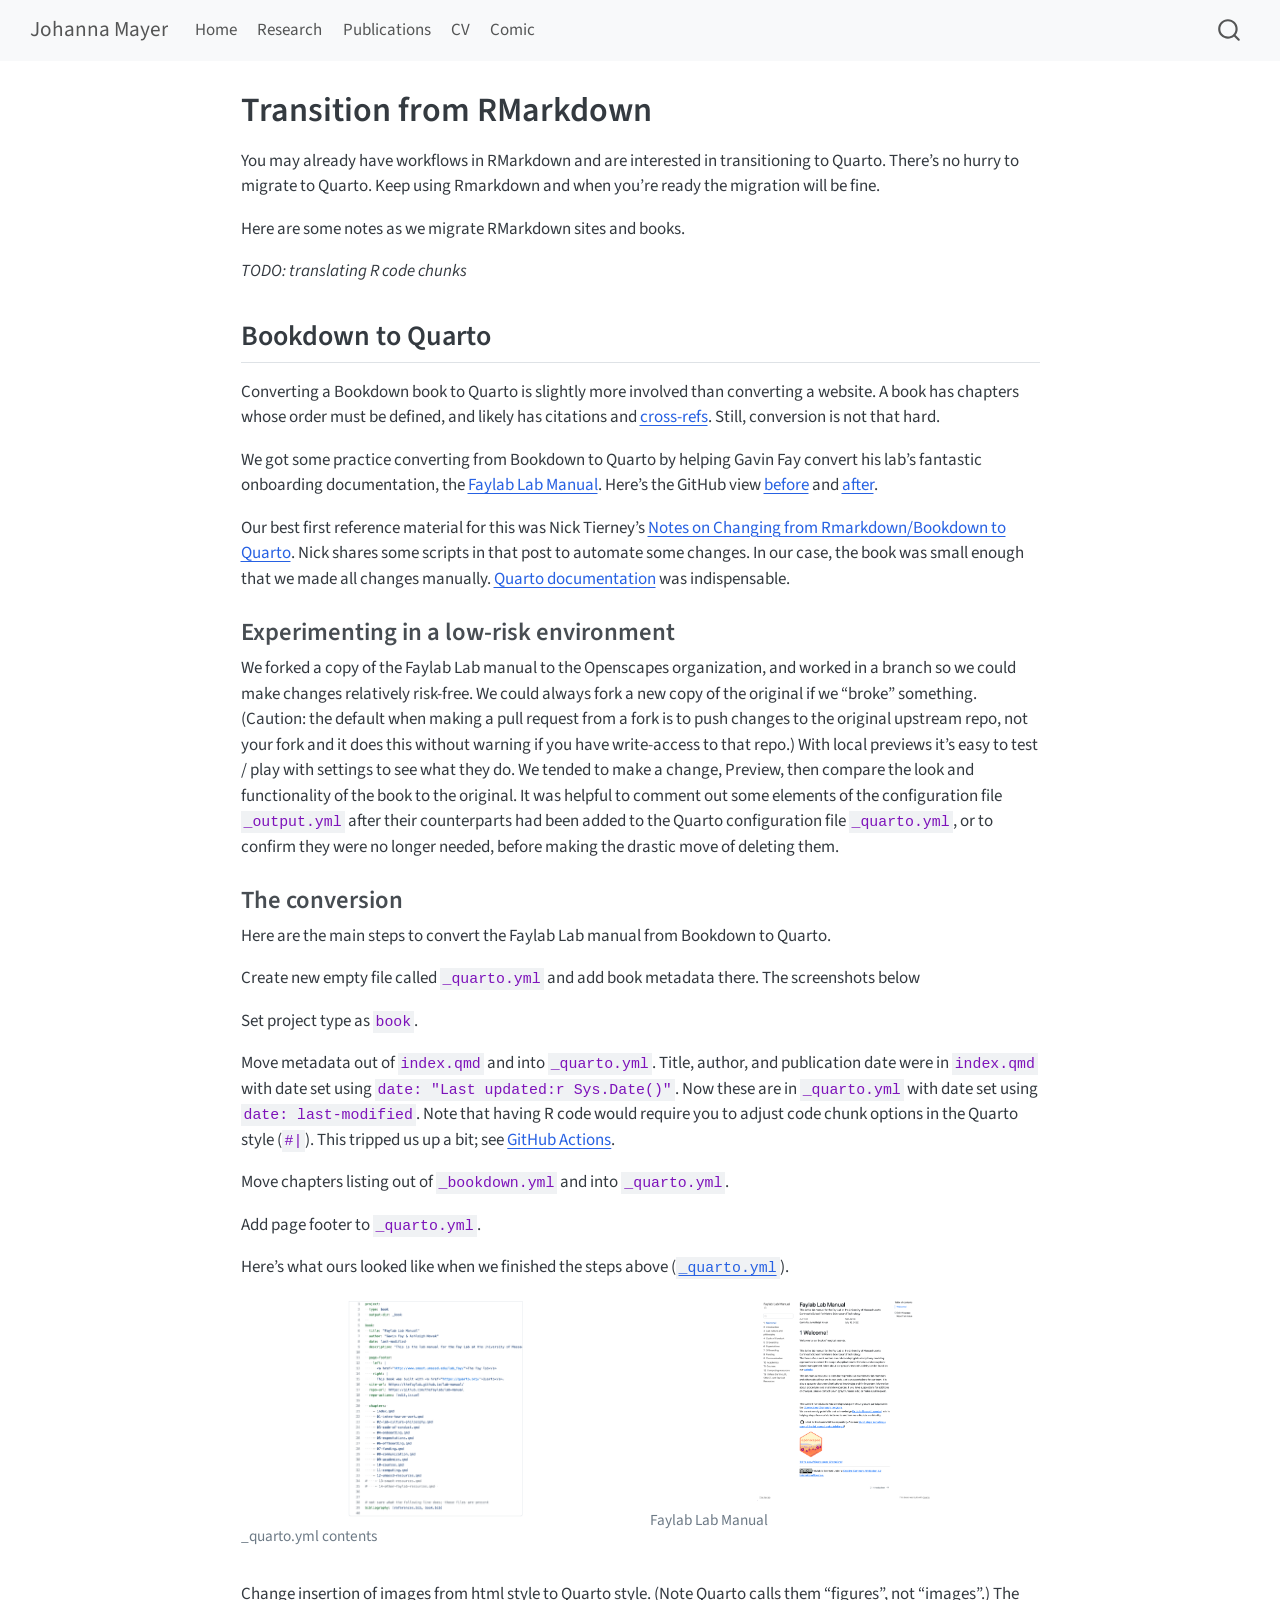
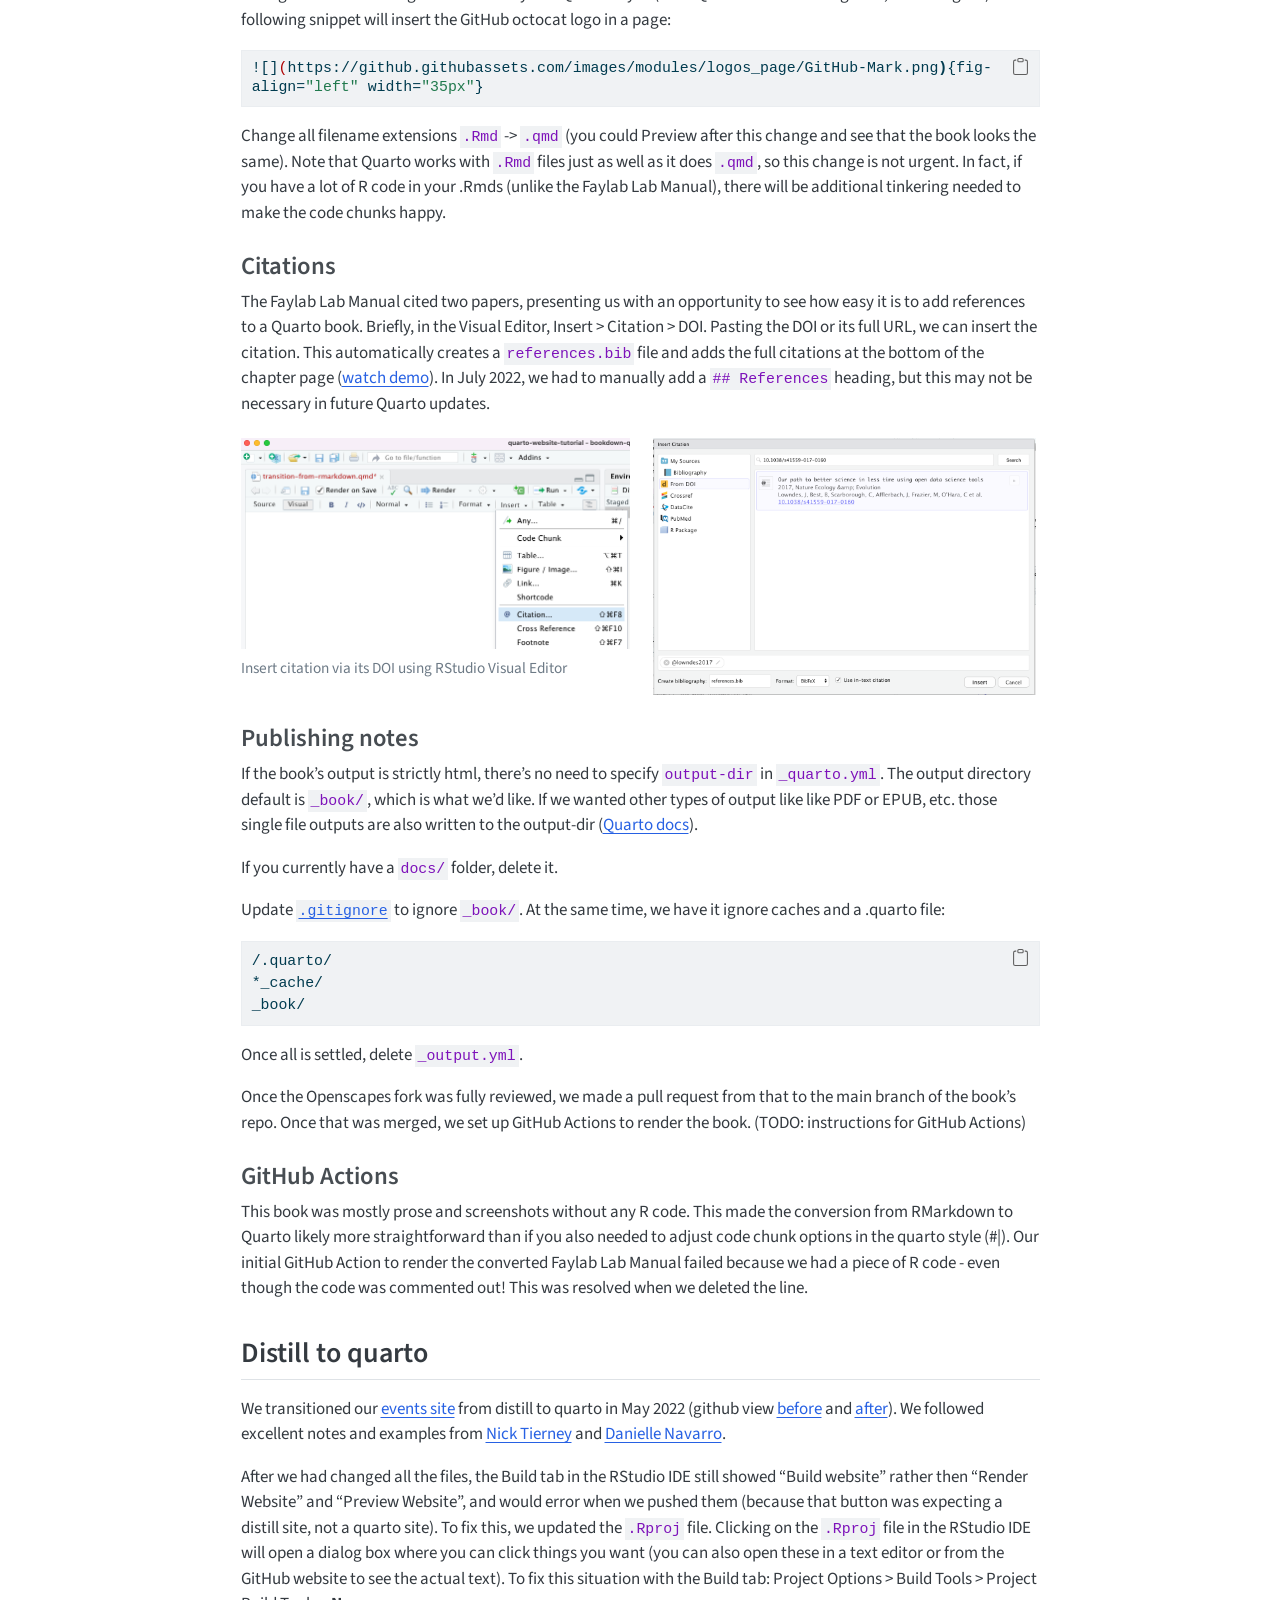
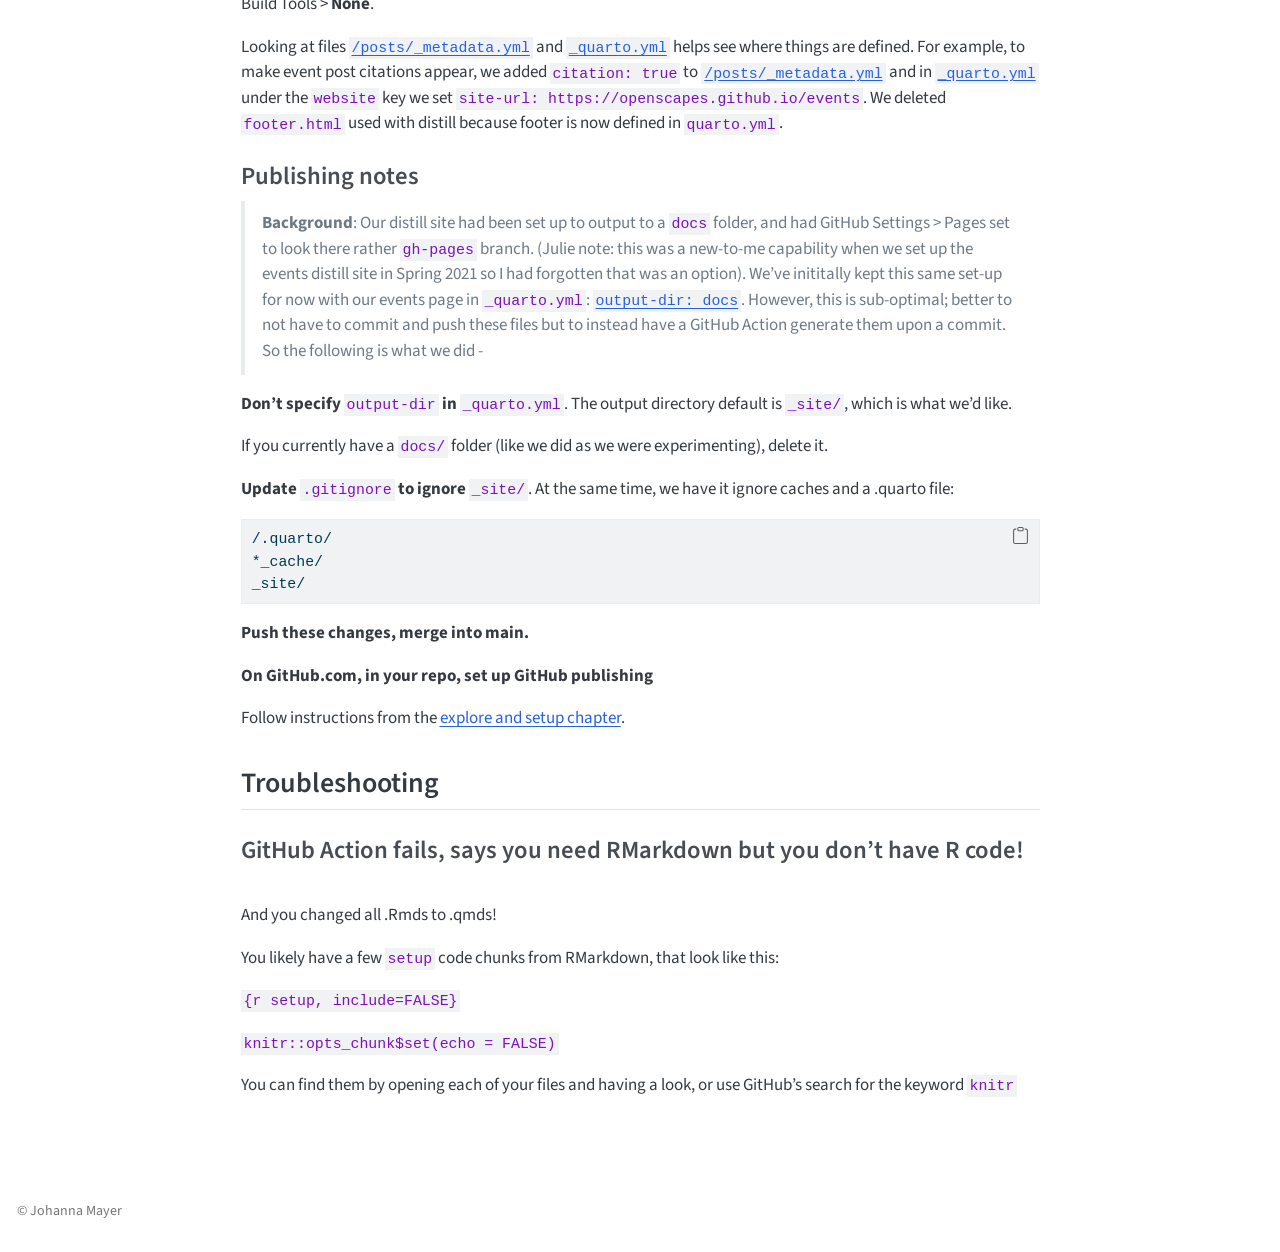
<file: transition-from-rmarkdown.html>
<!DOCTYPE html>
<html xmlns="http://www.w3.org/1999/xhtml" lang="en" xml:lang="en"><head>

<meta charset="utf-8">
<meta name="generator" content="quarto-1.11.9">

<meta name="viewport" content="width=device-width, initial-scale=1.0, user-scalable=yes">


<title>Transition from RMarkdown – Johanna Mayer</title>
<style>
/* Default styles provided by pandoc.
** See https://pandoc.org/MANUAL.html#variables-for-html for config info.
*/
span.smallcaps{font-variant: small-caps;}
div.columns{display: flex; gap: 1.5em;}
div.column{flex: auto;}
@media screen {
div.columns{gap: min(4vw, 1.5em);}
div.column{overflow-x: auto;}
}
div.hanging-indent{margin-left: 1.5em; text-indent: -1.5em;}
ul.task-list{list-style: none;}
ul.task-list li input[type="checkbox"] {
  width: 0.8em;
  margin: 0 0.8em 0.2em -1em; /* quarto-specific, see https://github.com/quarto-dev/quarto-cli/issues/4556 */ 
  vertical-align: middle;
}
/* CSS for syntax highlighting */
html { -webkit-text-size-adjust: 100%; }
pre > code.sourceCode { white-space: pre; position: relative; }
pre > code.sourceCode > span { display: inline-block; line-height: 1.25; }
pre > code.sourceCode > span:empty { height: 1.2em; }
.sourceCode { overflow: visible; }
code.sourceCode > span { color: inherit; text-decoration: inherit; }
div.sourceCode { margin: 1em 0; }
pre.sourceCode { margin: 0; }
@media screen {
div.sourceCode { overflow: auto; }
}
@media print {
pre > code.sourceCode { white-space: pre-wrap; }
pre > code.sourceCode > span { text-indent: -5em; padding-left: 5em; }
}
pre.numberSource code
  { counter-reset: source-line 0; }
pre.numberSource code > span
  { position: relative; left: -4em; counter-increment: source-line; }
pre.numberSource code > span > a:first-child::before
  { content: counter(source-line);
    position: relative; left: -1em; text-align: right; vertical-align: baseline;
    border: none; display: inline-block;
    -webkit-touch-callout: none; -webkit-user-select: none;
    -khtml-user-select: none; -moz-user-select: none;
    -ms-user-select: none; user-select: none;
    padding: 0 4px; width: 4em;
  }
pre.numberSource { margin-left: 3em;  padding-left: 4px; }
div.sourceCode
  {   }
@media screen {
pre > code.sourceCode > span > a:first-child::before { text-decoration: underline; }
}
</style>


<script src="site_libs/quarto-nav/quarto-nav.js"></script>
<script src="site_libs/quarto-nav/headroom.min.js"></script>
<script src="site_libs/clipboard/clipboard.min.js"></script>
<script src="site_libs/quarto-search/autocomplete.umd.js"></script>
<script src="site_libs/quarto-search/fuse.min.js"></script>
<script src="site_libs/quarto-search/quarto-search.js"></script>
<meta name="quarto:offset" content="./">
<script src="site_libs/quarto-html/quarto.js" type="module"></script>
<script src="site_libs/quarto-html/tabsets/tabsets.js" type="module"></script>
<script src="site_libs/quarto-html/scrollable-regions/scrollable-regions.js" type="module"></script>
<script src="site_libs/quarto-html/popper.min.js"></script>
<script src="site_libs/quarto-html/tippy.umd.min.js"></script>
<script src="site_libs/quarto-html/anchor.min.js"></script>
<link href="site_libs/quarto-html/tippy.css" rel="stylesheet">
<link href="site_libs/quarto-html/quarto-syntax-highlighting-63b5708e65d6cd79cd7618c58d0c21e7.css" rel="stylesheet" id="quarto-text-highlighting-styles">
<script src="site_libs/bootstrap/bootstrap.min.js"></script>
<link href="site_libs/bootstrap/bootstrap-icons.css" rel="stylesheet">
<link href="site_libs/bootstrap/bootstrap-86d01a451078f71662fa36760f71fc18.min.css" rel="stylesheet" append-hash="true" id="quarto-bootstrap" data-mode="light">
<script id="quarto-search-options" type="application/json">{
  "location": "navbar",
  "copy-button": false,
  "collapse-after": 3,
  "panel-placement": "end",
  "type": "overlay",
  "limit": 50,
  "keyboard-shortcut": [
    "f",
    "/",
    "s"
  ],
  "show-item-context": false,
  "language": {
    "search-no-results-text": "No results",
    "search-matching-documents-text": "matching documents",
    "search-copy-link-title": "Copy link to search",
    "search-hide-matches-text": "Hide additional matches",
    "search-more-match-text": "more match in this document",
    "search-more-matches-text": "more matches in this document",
    "search-clear-button-title": "Clear",
    "search-text-placeholder": "",
    "search-detached-cancel-button-title": "Cancel",
    "search-submit-button-title": "Submit",
    "search-label": "Search"
  }
}</script>


<link rel="stylesheet" href="styles.css">
</head>

<body class="nav-fixed fullcontent quarto-light"><a id="quarto-skip-link" class="visually-hidden-focusable" href="#quarto-document-content">Skip to main content</a>

<div id="quarto-search-results"></div>
  <header id="quarto-header" class="headroom fixed-top">
    <nav class="navbar navbar-expand-lg " data-bs-theme="dark" aria-label="Site">
      <div class="navbar-container container-fluid">
      <div class="navbar-brand-container mx-auto">
    <a class="navbar-brand" href="./index.html">
    <span class="navbar-title">Johanna Mayer</span>
    </a>
  </div>
          <button class="navbar-toggler" type="button" data-bs-toggle="collapse" data-bs-target="#navbarCollapse" aria-controls="navbarCollapse" aria-expanded="false" aria-label="Toggle navigation" onclick="if (window.quartoToggleHeadroom) { window.quartoToggleHeadroom(); }">
  <span class="navbar-toggler-icon"></span>
</button>
          <div class="collapse navbar-collapse" id="navbarCollapse">
            <ul class="navbar-nav navbar-nav-scroll me-auto">
  <li class="nav-item">
    <a class="nav-link" href="./index.html"> 
<span class="menu-text">Home</span></a>
  </li>  
  <li class="nav-item">
    <a class="nav-link" href="./research.html"> 
<span class="menu-text">Research</span></a>
  </li>  
  <li class="nav-item">
    <a class="nav-link" href="./publications.html"> 
<span class="menu-text">Publications</span></a>
  </li>  
  <li class="nav-item">
    <a class="nav-link" href="./cv.html"> 
<span class="menu-text">CV</span></a>
  </li>  
  <li class="nav-item">
    <a class="nav-link" href="./comic.html"> 
<span class="menu-text">Comic</span></a>
  </li>  
</ul>
          </div> <!-- /navcollapse -->
            <div class="quarto-navbar-tools">
</div>
            <div id="quarto-search" class="" title="Search"></div>
      </div> <!-- /container-fluid -->
    </nav>
</header>
<!-- content -->
<div id="quarto-content" class="quarto-container page-columns page-rows-contents page-layout-article page-navbar">
<!-- sidebar -->
<!-- margin-sidebar -->
    
<!-- main -->
<main class="content" id="quarto-document-content" tabindex="-1">

<header id="title-block-header" class="quarto-title-block default">
<div class="quarto-title">
<h1 class="title">Transition from RMarkdown</h1>
</div>



<div class="quarto-title-meta">

    
  
    
  </div>
  


</header>


<p>You may already have workflows in RMarkdown and are interested in transitioning to Quarto. There’s no hurry to migrate to Quarto. Keep using Rmarkdown and when you’re ready the migration will be fine.</p>
<p>Here are some notes as we migrate RMarkdown sites and books.</p>
<p><em>TODO: translating R code chunks</em></p>
<section id="bookdown-to-quarto" class="level2">
<h2 class="anchored" data-anchor-id="bookdown-to-quarto">Bookdown to Quarto</h2>
<p>Converting a Bookdown book to Quarto is slightly more involved than converting a website. A book has chapters whose order must be defined, and likely has citations and <a href="https://quarto.org/docs/books/book-crossrefs.html">cross-refs</a>. Still, conversion is not that hard.</p>
<p>We got some practice converting from Bookdown to Quarto by helping Gavin Fay convert his lab’s fantastic onboarding documentation, the <a href="https://thefaylab.github.io/lab-manual/">Faylab Lab Manual</a>. Here’s the GitHub view <a href="https://github.com/thefaylab/lab-manual/tree/4ebe9614d4fcab9d782073057ef6e56e9213c167">before</a> and <a href="https://github.com/thefaylab/lab-manual/tree/3ce2418ed7bd65936a130a42a7f975f55fb9b734">after</a>.</p>
<p>Our best first reference material for this was Nick Tierney’s <a href="https://www.njtierney.com/post/2022/04/11/rmd-to-qmd/">Notes on Changing from Rmarkdown/Bookdown to Quarto</a>. Nick shares some scripts in that post to automate some changes. In our case, the book was small enough that we made all changes manually. <a href="https://quarto.org/">Quarto documentation</a> was indispensable.</p>
<section id="experimenting-in-a-low-risk-environment" class="level3">
<h3 class="anchored" data-anchor-id="experimenting-in-a-low-risk-environment">Experimenting in a low-risk environment</h3>
<p>We forked a copy of the Faylab Lab manual to the Openscapes organization, and worked in a branch so we could make changes relatively risk-free. We could always fork a new copy of the original if we “broke” something. (Caution: the default when making a pull request from a fork is to push changes to the original upstream repo, not your fork and it does this without warning if you have write-access to that repo.) With local previews it’s easy to test / play with settings to see what they do. We tended to make a change, Preview, then compare the look and functionality of the book to the original. It was helpful to comment out some elements of the configuration file <code>_output.yml</code> after their counterparts had been added to the Quarto configuration file <code>_quarto.yml</code>, or to confirm they were no longer needed, before making the drastic move of deleting them.</p>
</section>
<section id="the-conversion" class="level3">
<h3 class="anchored" data-anchor-id="the-conversion">The conversion</h3>
<p>Here are the main steps to convert the Faylab Lab manual from Bookdown to Quarto.</p>
<p>Create new empty file called <code>_quarto.yml</code> and add book metadata there. The screenshots below</p>
<p>Set project type as <code>book</code>.</p>
<p>Move metadata out of <code>index.qmd</code> and into <code>_quarto.yml</code>. Title, author, and publication date were in <code>index.qmd</code> with date set using <code>date: "Last updated:r Sys.Date()"</code>. Now these are in <code>_quarto.yml</code> with date set using <code>date: last-modified</code>. Note that having R code would require you to adjust code chunk options in the Quarto style (<code>#|</code>). This tripped us up a bit; see <a href="#github-actions">GitHub Actions</a>.</p>
<p>Move chapters listing out of <code>_bookdown.yml</code> and into <code>_quarto.yml</code>.</p>
<p>Add page footer to <code>_quarto.yml</code>.</p>
<p>Here’s what ours looked like when we finished the steps above (<a href="https://github.com/thefaylab/lab-manual/blob/main/_quarto.yml"><code>_quarto.yml</code></a>).</p>
<div class="quarto-layout-panel" data-layout-ncol="2">
<div class="quarto-layout-row">
<div class="quarto-layout-cell" style="flex-basis: 50.0%;justify-content: flex-start;">
<div class="quarto-figure quarto-figure-center">
<figure class="figure">
<p><img src="images/faylab-manual-quarto-yml.png" class="img-fluid figure-img" style="width:45.0%" alt="_quarto.yml file contents"></p>
<figcaption>_quarto.yml contents</figcaption>
</figure>
</div>
</div>
<div class="quarto-layout-cell" style="flex-basis: 50.0%;justify-content: flex-start;">
<div class="quarto-figure quarto-figure-center">
<figure class="figure">
<p><img src="images/faylab-manual.png" class="img-fluid figure-img" style="width:45.0%" alt="screenshot of Lab Manual book"></p>
<figcaption>Faylab Lab Manual</figcaption>
</figure>
</div>
</div>
</div>
</div>
<p>Change insertion of images from html style to Quarto style. (Note Quarto calls them “figures”, not “images”.) The following snippet will insert the GitHub octocat logo in a page:</p>
<div class="code-copy-outer-scaffold"><div class="sourceCode" id="cb1"><pre class="sourceCode bash code-with-copy"><code class="sourceCode bash"><span id="cb1-1"><a href="#cb1-1" aria-hidden="true" tabindex="-1"></a><span class="ex">![]</span><span class="er">(</span><span class="ex">https://github.githubassets.com/images/modules/logos_page/GitHub-Mark.png</span><span class="kw">)</span><span class="ex">{fig-align=</span><span class="st">"left"</span> width=<span class="st">"35px"</span>}</span></code></pre></div><button title="Copy to Clipboard" class="code-copy-button"><i class="bi"></i></button></div>
<p>Change all filename extensions <code>.Rmd</code> -&gt; <code>.qmd</code> (you could Preview after this change and see that the book looks the same). Note that Quarto works with <code>.Rmd</code> files just as well as it does <code>.qmd</code>, so this change is not urgent. In fact, if you have a lot of R code in your .Rmds (unlike the Faylab Lab Manual), there will be additional tinkering needed to make the code chunks happy.</p>
</section>
<section id="citations" class="level3">
<h3 class="anchored" data-anchor-id="citations">Citations</h3>
<p>The Faylab Lab Manual cited two papers, presenting us with an opportunity to see how easy it is to add references to a Quarto book. Briefly, in the Visual Editor, Insert &gt; Citation &gt; DOI. Pasting the DOI or its full URL, we can insert the citation. This automatically creates a <code>references.bib</code> file and adds the full citations at the bottom of the chapter page (<a href="https://youtu.be/azVAl343CIU?t=2923">watch demo</a>). In July 2022, we had to manually add a <code>## References</code> heading, but this may not be necessary in future Quarto updates.</p>
<div class="quarto-layout-panel" data-layout-ncol="2">
<div class="quarto-layout-row">
<div class="quarto-layout-cell" style="flex-basis: 50.0%;justify-content: flex-start;">
<div class="quarto-figure quarto-figure-center">
<figure class="figure">
<p><img src="images/rstudio-insert-citation.png" class="img-fluid figure-img" alt="RStudio Visual Editor Insert dropdown menu with Citation highlighted"></p>
<figcaption>Insert citation via its DOI using RStudio Visual Editor</figcaption>
</figure>
</div>
</div>
<div class="quarto-layout-cell" style="flex-basis: 50.0%;justify-content: center;">
<p><img src="images/rstudio-insert-citation-doi.png" class="img-fluid"></p>
</div>
</div>
</div>
</section>
<section id="publishing-notes" class="level3">
<h3 class="anchored" data-anchor-id="publishing-notes">Publishing notes</h3>
<p>If the book’s output is strictly html, there’s no need to specify <code>output-dir</code> in <code>_quarto.yml</code>. The output directory default is <code>_book/</code>, which is what we’d like. If we wanted other types of output like like PDF or EPUB, etc. those single file outputs are also written to the output-dir (<a href="https://quarto.org/docs/books/book-output.html#output-path">Quarto docs</a>).</p>
<p>If you currently have a <code>docs/</code> folder, delete it.</p>
<p>Update <a href="https://github.com/thefaylab/lab-manual/blob/main/.gitignore"><code>.gitignore</code></a> to ignore <code>_book/</code>. At the same time, we have it ignore caches and a .quarto file:</p>
<div class="code-copy-outer-scaffold"><div class="sourceCode" id="cb2"><pre class="sourceCode bash code-with-copy"><code class="sourceCode bash"><span id="cb2-1"><a href="#cb2-1" aria-hidden="true" tabindex="-1"></a><span class="ex">/.quarto/</span></span>
<span id="cb2-2"><a href="#cb2-2" aria-hidden="true" tabindex="-1"></a><span class="ex">*_cache/</span></span>
<span id="cb2-3"><a href="#cb2-3" aria-hidden="true" tabindex="-1"></a><span class="ex">_book/</span></span></code></pre></div><button title="Copy to Clipboard" class="code-copy-button"><i class="bi"></i></button></div>
<p>Once all is settled, delete <code>_output.yml</code>.</p>
<p>Once the Openscapes fork was fully reviewed, we made a pull request from that to the main branch of the book’s repo. Once that was merged, we set up GitHub Actions to render the book. (TODO: instructions for GitHub Actions)</p>
</section>
<section id="github-actions" class="level3">
<h3 class="anchored" data-anchor-id="github-actions">GitHub Actions</h3>
<p>This book was mostly prose and screenshots without any R code. This made the conversion from RMarkdown to Quarto likely more straightforward than if you also needed to adjust code chunk options in the quarto style (#|). Our initial GitHub Action to render the converted Faylab Lab Manual failed because we had a piece of R code - even though the code was commented out! This was resolved when we deleted the line.</p>
</section>
</section>
<section id="distill-to-quarto" class="level2">
<h2 class="anchored" data-anchor-id="distill-to-quarto">Distill to quarto</h2>
<p>We transitioned our <a href="https://openscapes.org/events">events site</a> from distill to quarto in May 2022 (github view <a href="https://github.com/Openscapes/events/tree/13f95f507629eba5e6ed721d1902258dcbc421e6">before</a> and <a href="https://github.com/Openscapes/events/tree/237acd5144d810cb5465cc5616ee453f2e261fbc">after</a>). We followed excellent notes and examples from <a href="https://www.njtierney.com/post/2022/04/11/rmd-to-qmd/">Nick Tierney</a> and <a href="https://blog.djnavarro.net/posts/2022-04-20_porting-to-quarto/">Danielle Navarro</a>.</p>
<p>After we had changed all the files, the Build tab in the RStudio IDE still showed “Build website” rather then “Render Website” and “Preview Website”, and would error when we pushed them (because that button was expecting a distill site, not a quarto site). To fix this, we updated the <code>.Rproj</code> file. Clicking on the <code>.Rproj</code> file in the RStudio IDE will open a dialog box where you can click things you want (you can also open these in a text editor or from the GitHub website to see the actual text). To fix this situation with the Build tab: Project Options &gt; Build Tools &gt; Project Build Tools &gt; <strong>None</strong>.</p>
<p>Looking at files <a href="https://github.com/Openscapes/events/blob/main/posts/_metadata.yml"><code>/posts/_metadata.yml</code></a> and <a href="https://github.com/Openscapes/events/blob/main/_quarto.yml"><code>_quarto.yml</code></a> helps see where things are defined. For example, to make event post citations appear, we added <code>citation: true</code> to <a href="https://github.com/Openscapes/events/blob/main/posts/_metadata.yml"><code>/posts/_metadata.yml</code></a> and in <a href="https://github.com/Openscapes/events/blob/main/_quarto.yml"><code>_quarto.yml</code></a> under the <code>website</code> key we set <code>site-url: https://openscapes.github.io/events</code>. We deleted <code>footer.html</code> used with distill because footer is now defined in <code>quarto.yml</code>.</p>
<section id="publishing-notes-1" class="level3">
<h3 class="anchored" data-anchor-id="publishing-notes-1">Publishing notes</h3>
<blockquote class="blockquote">
<p><strong>Background</strong>: Our distill site had been set up to output to a <code>docs</code> folder, and had GitHub Settings &gt; Pages set to look there rather <code>gh-pages</code> branch. (Julie note: this was a new-to-me capability when we set up the events distill site in Spring 2021 so I had forgotten that was an option). We’ve inititally kept this same set-up for now with our events page in <code>_quarto.yml</code>: <a href="https://github.com/Openscapes/events/blob/237acd5144d810cb5465cc5616ee453f2e261fbc/_quarto.yml#L3"><code>output-dir: docs</code></a>. However, this is sub-optimal; better to not have to commit and push these files but to instead have a GitHub Action generate them upon a commit. So the following is what we did -</p>
</blockquote>
<p><strong>Don’t specify <code>output-dir</code> in <code>_quarto.yml</code></strong>. The output directory default is <code>_site/</code>, which is what we’d like.</p>
<p>If you currently have a <code>docs/</code> folder (like we did as we were experimenting), delete it.</p>
<p><strong>Update <code>.gitignore</code> to ignore <code>_site/</code></strong>. At the same time, we have it ignore caches and a .quarto file:</p>
<div class="code-copy-outer-scaffold"><div class="sourceCode" id="cb3"><pre class="sourceCode bash code-with-copy"><code class="sourceCode bash"><span id="cb3-1"><a href="#cb3-1" aria-hidden="true" tabindex="-1"></a><span class="ex">/.quarto/</span></span>
<span id="cb3-2"><a href="#cb3-2" aria-hidden="true" tabindex="-1"></a><span class="ex">*_cache/</span></span>
<span id="cb3-3"><a href="#cb3-3" aria-hidden="true" tabindex="-1"></a><span class="ex">_site/</span></span></code></pre></div><button title="Copy to Clipboard" class="code-copy-button"><i class="bi"></i></button></div>
<p><strong>Push these changes, merge into main.</strong></p>
<p><strong>On GitHub.com, in your repo, set up GitHub publishing</strong></p>
<p>Follow instructions from the <a href="https://openscapes.github.io/quarto-website-tutorial/explore.html#set-up-github-publishing">explore and setup chapter</a>.</p>
</section>
</section>
<section id="troubleshooting" class="level2">
<h2 class="anchored" data-anchor-id="troubleshooting">Troubleshooting</h2>
<section id="github-action-fails-says-you-need-rmarkdown-but-you-dont-have-r-code" class="level3">
<h3 class="anchored" data-anchor-id="github-action-fails-says-you-need-rmarkdown-but-you-dont-have-r-code">GitHub Action fails, says you need RMarkdown but you don’t have R code!</h3>
<p>And you changed all .Rmds to .qmds!</p>
<p>You likely have a few <code>setup</code> code chunks from RMarkdown, that look like this:</p>
<p><code>{r setup, include=FALSE}</code></p>
<p><code>knitr::opts_chunk$set(echo = FALSE)</code></p>
<p>You can find them by opening each of your files and having a look, or use GitHub’s search for the keyword <code>knitr</code></p>


</section>
</section>

</main> <!-- /main -->
<script id="quarto-html-after-body" type="application/javascript">
  window.document.addEventListener("DOMContentLoaded", function (event) {
    const icon = "";
    const anchorJS = new window.AnchorJS();
    anchorJS.options = {
      placement: 'right',
      icon: icon
    };
    anchorJS.add('.anchored');
    const isCodeAnnotation = (el) => {
      for (const clz of el.classList) {
        if (clz.startsWith('code-annotation-')) {                     
          return true;
        }
      }
      return false;
    }
    const onCopySuccess = function(e) {
      // button target
      const button = e.trigger;
      // don't keep focus
      button.blur();
      // flash "checked"
      button.classList.add('code-copy-button-checked');
      var currentTitle = button.getAttribute("title");
      button.setAttribute("title", "Copied!");
      let tooltip;
      if (window.bootstrap) {
        button.setAttribute("data-bs-toggle", "tooltip");
        button.setAttribute("data-bs-placement", "left");
        button.setAttribute("data-bs-title", "Copied!");
        tooltip = new bootstrap.Tooltip(button, 
          { trigger: "manual", 
            customClass: "code-copy-button-tooltip",
            offset: [0, -8]});
        tooltip.show();    
      }
      setTimeout(function() {
        if (tooltip) {
          tooltip.hide();
          button.removeAttribute("data-bs-title");
          button.removeAttribute("data-bs-toggle");
          button.removeAttribute("data-bs-placement");
        }
        button.setAttribute("title", currentTitle);
        button.classList.remove('code-copy-button-checked');
      }, 1000);
      // clear code selection
      e.clearSelection();
    }
    const getTextToCopy = function(trigger) {
      const outerScaffold = trigger.parentElement.cloneNode(true);
      const codeEl = outerScaffold.querySelector('code');
      for (const childEl of codeEl.children) {
        if (isCodeAnnotation(childEl)) {
          childEl.remove();
        }
      }
      return codeEl.innerText;
    }
    const clipboard = new window.ClipboardJS('.code-copy-button:not([data-in-quarto-modal])', {
      text: getTextToCopy
    });
    clipboard.on('success', onCopySuccess);
    if (window.document.getElementById('quarto-embedded-source-code-modal')) {
      const clipboardModal = new window.ClipboardJS('.code-copy-button[data-in-quarto-modal]', {
        text: getTextToCopy,
        container: window.document.getElementById('quarto-embedded-source-code-modal')
      });
      clipboardModal.on('success', onCopySuccess);
    }
      var localhostRegex = new RegExp(/^(?:http|https):\/\/localhost\:?[0-9]*\//);
      var mailtoRegex = new RegExp(/^mailto:/);
        var filterRegex = new RegExp("https:\/\/johanna-mayer\.github\.io\/johanna-mayer\/");
      var isInternal = (href) => {
          return filterRegex.test(href) || localhostRegex.test(href) || mailtoRegex.test(href);
      }
      // Inspect non-navigation links and adorn them if external
      window.quartoDecorateExternalLinks = function (root) {
     var links = (root || window.document).querySelectorAll('a[href]:not(.nav-link):not(.navbar-brand):not(.toc-action):not(.sidebar-link):not(.sidebar-item-toggle):not(.pagination-link):not(.no-external):not([aria-hidden]):not(.dropdown-item):not(.quarto-navigation-tool):not(.about-link)');
      for (var i=0; i<links.length; i++) {
        const link = links[i];
        if (!isInternal(link.href)) {
          // undo the damage that might have been done by quarto-nav.js in the case of
          // links that we want to consider external
          if (link.dataset.originalHref !== undefined) {
            link.href = link.dataset.originalHref;
          }
          if (!link.classList.contains('no-external-icon')) {
          }
        }
      }
      };
      window.quartoDecorateExternalLinks(window.document);
    // Esc closes the popup (WCAG 1.4.13) and focus leaving both trigger and
    // popup closes it (WCAG 2.4.11); tippy handles neither for interactive popups.
    const hideOnEscAndFocusOut = {
      name: 'hideOnEscAndFocusOut',
      defaultValue: true,
      fn(instance) {
        const dismiss = () => {
          // A show scheduled by the trigger delay would otherwise reopen it
          instance.clearDelayTimeouts();
          instance.hide();
        };
        const onKeyDown = (event) => {
          if (event.key !== 'Escape') {
            return;
          }
          // Keep Esc from also reaching page handlers (e.g. reveal.js overview),
          // except an open reveal.js slide menu, which Esc should close too.
          // The menu handles keys only when its keyboard option is on.
          const menuHandlesEsc = window.Reveal?.getPlugin?.('menu')?.isOpen() &&
            window.Reveal.getConfig().menu?.keyboard !== false;
          if (!menuHandlesEsc) {
            event.stopPropagation();
          }
          if (instance.popper.contains(window.document.activeElement)) {
            // Disabled while refocusing so the focus trigger does not reopen it
            instance.disable();
            instance.reference.focus();
            instance.enable();
          }
          dismiss();
        };
        const onFocusOut = (event) => {
          const target = event.relatedTarget;
          if (target && !instance.reference.contains(target) &&
              !instance.popper.contains(target)) {
            dismiss();
          }
        };
        // On the trigger too: a click trigger (code-annotations: select) has no
        // blur handling. Attached for the instance's lifetime so leaving the
        // trigger also cancels a show still pending on the trigger delay.
        instance.reference.addEventListener('focusout', onFocusOut);
        return {
          onShow() {
            window.document.addEventListener('keydown', onKeyDown, true);
            instance.popper.addEventListener('focusout', onFocusOut);
          },
          onHide() {
            window.document.removeEventListener('keydown', onKeyDown, true);
            instance.popper.removeEventListener('focusout', onFocusOut);
          },
          onDestroy() {
            instance.reference.removeEventListener('focusout', onFocusOut);
          },
        };
      },
    };
    function tippyHover(el, contentFn, onTriggerFn, onUntriggerFn) {
      const config = {
        allowHTML: true,
        maxWidth: 500,
        delay: 100,
        arrow: false,
        appendTo: function(el) {
            return el.parentElement;
        },
        interactive: true,
        interactiveBorder: 10,
        theme: 'quarto',
        placement: 'bottom-start',
        plugins: [hideOnEscAndFocusOut],
      };
      if (contentFn) {
        config.content = contentFn;
      }
      if (onTriggerFn) {
        config.onTrigger = onTriggerFn;
      }
      if (onUntriggerFn) {
        config.onUntrigger = onUntriggerFn;
      }
      window.tippy(el, config); 
    }
    const noterefs = window.document.querySelectorAll('a[role="doc-noteref"]');
    for (var i=0; i<noterefs.length; i++) {
      const ref = noterefs[i];
      tippyHover(ref, function() {
        // use id or data attribute instead here
        let href = ref.getAttribute('data-footnote-href') || ref.getAttribute('href');
        try { href = new URL(href).hash; } catch {}
        const id = href.replace(/^#\/?/, "");
        const note = window.document.getElementById(id);
        if (note) {
          return note.innerHTML;
        } else {
          return "";
        }
      });
    }
    const xrefs = window.document.querySelectorAll('a.quarto-xref');
    const processXRef = (id, note) => {
      // Strip column container classes
      const stripColumnClz = (el) => {
        el.classList.remove("page-full", "page-columns");
        if (el.children) {
          for (const child of el.children) {
            stripColumnClz(child);
          }
        }
      }
      stripColumnClz(note)
      if (id === null || id.startsWith('sec-')) {
        // Special case sections, only their first couple elements
        const container = document.createElement("div");
        if (note.children && note.children.length > 2) {
          container.appendChild(note.children[0].cloneNode(true));
          for (let i = 1; i < note.children.length; i++) {
            const child = note.children[i];
            if (child.tagName === "P" && child.innerText === "") {
              continue;
            } else {
              container.appendChild(child.cloneNode(true));
              break;
            }
          }
          if (window.Quarto?.typesetMath) {
            window.Quarto.typesetMath(container);
          }
          return container.innerHTML
        } else {
          if (window.Quarto?.typesetMath) {
            window.Quarto.typesetMath(note);
          }
          return note.innerHTML;
        }
      } else {
        // Remove any anchor links if they are present
        const anchorLink = note.querySelector('a.anchorjs-link');
        if (anchorLink) {
          anchorLink.remove();
        }
        if (window.Quarto?.typesetMath) {
          window.Quarto.typesetMath(note);
        }
        if (note.classList.contains("callout")) {
          return note.outerHTML;
        } else {
          return note.innerHTML;
        }
      }
    }
    for (var i=0; i<xrefs.length; i++) {
      const xref = xrefs[i];
      tippyHover(xref, undefined, function(instance) {
        instance.disable();
        let url = xref.getAttribute('href');
        let hash = undefined; 
        if (url.startsWith('#')) {
          hash = url;
        } else {
          try { hash = new URL(url).hash; } catch {}
        }
        if (hash) {
          const id = hash.replace(/^#\/?/, "");
          const note = window.document.getElementById(id);
          if (note !== null) {
            try {
              const html = processXRef(id, note.cloneNode(true));
              instance.setContent(html);
            } finally {
              instance.enable();
              instance.show();
            }
          } else {
            // See if we can fetch this
            fetch(url.split('#')[0])
            .then(res => res.text())
            .then(html => {
              const parser = new DOMParser();
              const htmlDoc = parser.parseFromString(html, "text/html");
              const note = htmlDoc.getElementById(id);
              if (note !== null) {
                const html = processXRef(id, note);
                instance.setContent(html);
              } 
            }).finally(() => {
              instance.enable();
              instance.show();
            });
          }
        } else {
          // See if we can fetch a full url (with no hash to target)
          // This is a special case and we should probably do some content thinning / targeting
          fetch(url)
          .then(res => res.text())
          .then(html => {
            const parser = new DOMParser();
            const htmlDoc = parser.parseFromString(html, "text/html");
            const note = htmlDoc.querySelector('main.content');
            if (note !== null) {
              // This should only happen for chapter cross references
              // (since there is no id in the URL)
              // remove the first header
              if (note.children.length > 0 && note.children[0].tagName === "HEADER") {
                note.children[0].remove();
              }
              const html = processXRef(null, note);
              instance.setContent(html);
            } 
          }).finally(() => {
            instance.enable();
            instance.show();
          });
        }
      }, function(instance) {
      });
    }
        let selectedAnnoteEl;
        const selectorForAnnotation = ( cell, annotation) => {
          let cellAttr = 'data-code-cell="' + cell + '"';
          let lineAttr = 'data-code-annotation="' +  annotation + '"';
          const selector = 'span[' + cellAttr + '][' + lineAttr + ']';
          return selector;
        }
        const selectCodeLines = (annoteEl) => {
          const doc = window.document;
          const targetCell = annoteEl.getAttribute("data-target-cell");
          const targetAnnotation = annoteEl.getAttribute("data-target-annotation");
          const annoteSpan = window.document.querySelector(selectorForAnnotation(targetCell, targetAnnotation));
          const lines = annoteSpan.getAttribute("data-code-lines").split(",");
          const lineIds = lines.map((line) => {
            return targetCell + "-" + line;
          })
          // Each band is positioned against its own containing block, which is
          // not the offsetParent of the lines, so place it from client rects.
          const placeBand = (band, firstEl, lastEl, codeBlock) => {
            const container = band.offsetParent;
            if (container === null) {
              return;
            }
            const containerRect = container.getBoundingClientRect();
            // Reveal.js scales slides with a transform, so convert client
            // pixels back to the CSS pixels of the container.
            const scale = containerRect.height / container.offsetHeight || 1;
            const firstRect = firstEl.getBoundingClientRect();
            const lastRect = lastEl.getBoundingClientRect();
            const top = (firstRect.top - containerRect.top) / scale - container.clientTop + container.scrollTop;
            const height = (lastRect.bottom - firstRect.top) / scale;
            band.style.top = top - 2 + "px";
            band.style.height = height + 4 + "px";
            if (codeBlock) {
              // Without the copy button wrapper, the containing block is wider
              // than the code block, so span the code block explicitly.
              const blockRect = codeBlock.getBoundingClientRect();
              band.style.left = (blockRect.left - containerRect.left) / scale - container.clientLeft + container.scrollLeft + "px";
              band.style.width = blockRect.width / scale + "px";
            }
          };
          if (lineIds.length > 0) {
            const el = window.document.getElementById(lineIds[0]);
            const lastEl = window.document.getElementById(lineIds[lineIds.length - 1]);
            const parent = el.parentElement.parentElement;
            // cook up a div (if necessary) and position it
            let div = window.document.getElementById("code-annotation-line-highlight");
            if (div === null) {
              div = window.document.createElement("div");
              div.setAttribute("id", "code-annotation-line-highlight");
              div.style.position = 'absolute';
              parent.appendChild(div);
            }
            placeBand(div, el, lastEl, parent.closest("div.sourceCode") || parent);
            let gutterDiv = window.document.getElementById("code-annotation-line-highlight-gutter");
            if (gutterDiv === null) {
              gutterDiv = window.document.createElement("div");
              gutterDiv.setAttribute("id", "code-annotation-line-highlight-gutter");
              gutterDiv.style.position = 'absolute';
              const codeCell = window.document.getElementById(targetCell);
              const gutter = codeCell.querySelector('.code-annotation-gutter');
              gutter.appendChild(gutterDiv);
            }
            placeBand(gutterDiv, el, lastEl);
            selectedAnnoteEl = annoteEl;
          }
        };
        const unselectCodeLines = () => {
          const elementsIds = ["code-annotation-line-highlight", "code-annotation-line-highlight-gutter"];
          elementsIds.forEach((elId) => {
            const div = window.document.getElementById(elId);
            if (div) {
              div.remove();
            }
          });
          selectedAnnoteEl = undefined;
        };
          // Handle positioning of the toggle
      window.addEventListener(
        "resize",
        throttle(() => {
          elRect = undefined;
          if (selectedAnnoteEl) {
            selectCodeLines(selectedAnnoteEl);
          }
        }, 10)
      );
      function throttle(fn, ms) {
      let throttle = false;
      let timer;
        return (...args) => {
          if(!throttle) { // first call gets through
              fn.apply(this, args);
              throttle = true;
          } else { // all the others get throttled
              if(timer) clearTimeout(timer); // cancel #2
              timer = setTimeout(() => {
                fn.apply(this, args);
                timer = throttle = false;
              }, ms);
          }
        };
      }
        // Attach click handler to the DT
        const annoteDls = window.document.querySelectorAll('dt[data-target-cell]');
        for (const annoteDlNode of annoteDls) {
          annoteDlNode.addEventListener('click', (event) => {
            const clickedEl = event.target;
            if (clickedEl !== selectedAnnoteEl) {
              unselectCodeLines();
              const activeEl = window.document.querySelector('dt[data-target-cell].code-annotation-active');
              if (activeEl) {
                activeEl.classList.remove('code-annotation-active');
              }
              selectCodeLines(clickedEl);
              clickedEl.classList.add('code-annotation-active');
            } else {
              // Unselect the line
              unselectCodeLines();
              clickedEl.classList.remove('code-annotation-active');
            }
          });
        }
    const findCites = (el) => {
      const parentEl = el.parentElement;
      if (parentEl) {
        const cites = parentEl.dataset.cites;
        if (cites) {
          return {
            el,
            cites: cites.split(' ')
          };
        } else {
          return findCites(el.parentElement)
        }
      } else {
        return undefined;
      }
    };
    var bibliorefs = window.document.querySelectorAll('a[role="doc-biblioref"]');
    for (var i=0; i<bibliorefs.length; i++) {
      const ref = bibliorefs[i];
      const citeInfo = findCites(ref);
      if (citeInfo) {
        tippyHover(citeInfo.el, function() {
          var popup = window.document.createElement('div');
          citeInfo.cites.forEach(function(cite) {
            var citeDiv = window.document.createElement('div');
            citeDiv.classList.add('hanging-indent');
            citeDiv.classList.add('csl-entry');
            var biblioDiv = window.document.getElementById('ref-' + cite);
            if (biblioDiv) {
              citeDiv.innerHTML = biblioDiv.innerHTML;
            }
            popup.appendChild(citeDiv);
          });
          return popup.innerHTML;
        });
      }
    }
  });
  </script>
  <script type="application/javascript">
  window.quartoScrollableRegionsLabels = {"code":"Scrollable code","output":"Scrollable output"};
  </script>
</div> <!-- /content -->
<footer class="footer">
  <div class="nav-footer">
    <div class="nav-footer-left">
<p>© Johanna Mayer</p>
</div>   
    <div class="nav-footer-center">
      &nbsp;
    </div>
    <div class="nav-footer-right">
      &nbsp;
    </div>
  </div>
</footer>




</body></html>
</file>
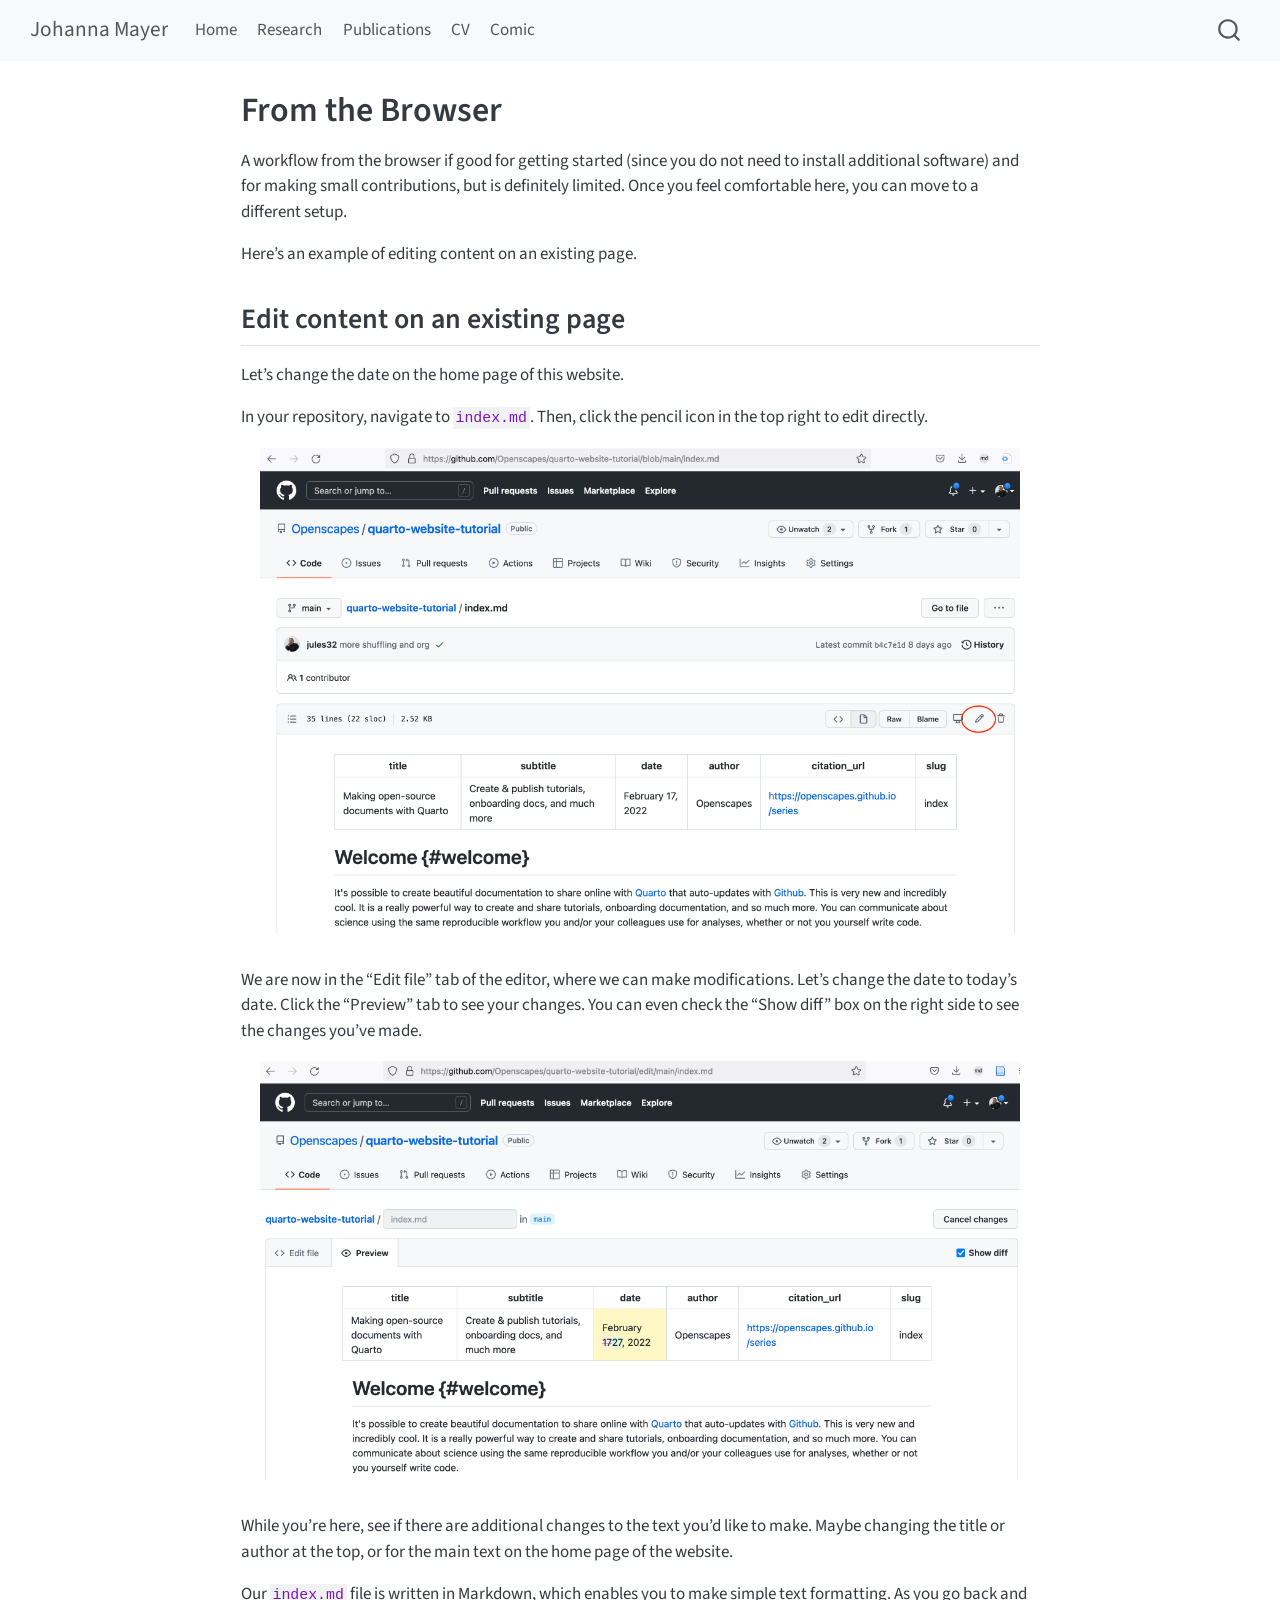
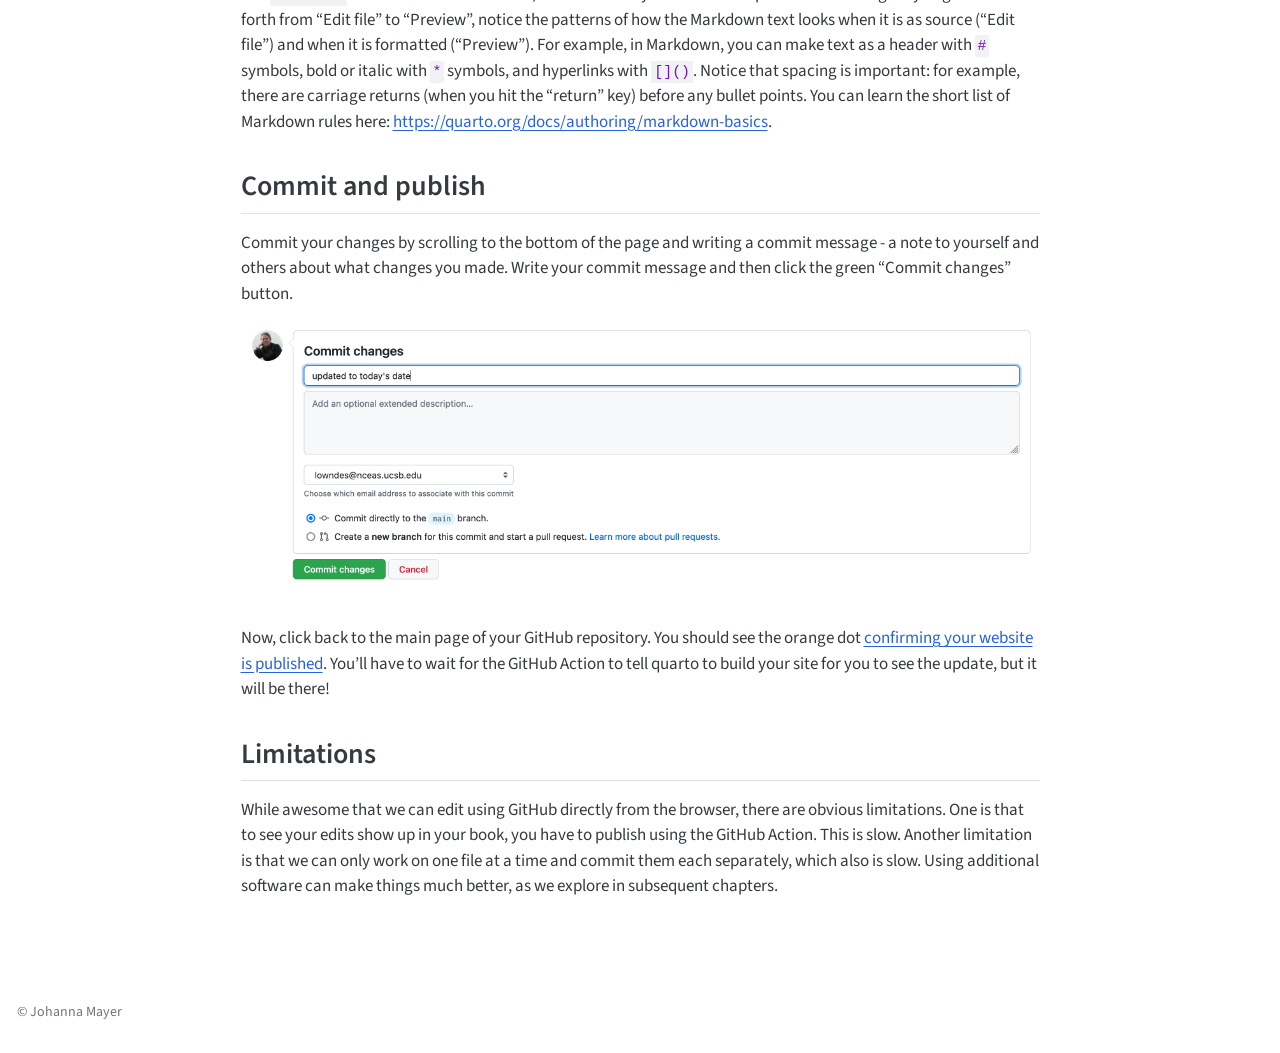
<file: quarto-workflows/browser.html>
<!DOCTYPE html>
<html xmlns="http://www.w3.org/1999/xhtml" lang="en" xml:lang="en"><head>

<meta charset="utf-8">
<meta name="generator" content="quarto-1.11.9">

<meta name="viewport" content="width=device-width, initial-scale=1.0, user-scalable=yes">


<title>From the Browser – Johanna Mayer</title>
<style>
/* Default styles provided by pandoc.
** See https://pandoc.org/MANUAL.html#variables-for-html for config info.
*/
span.smallcaps{font-variant: small-caps;}
div.columns{display: flex; gap: 1.5em;}
div.column{flex: auto;}
@media screen {
div.columns{gap: min(4vw, 1.5em);}
div.column{overflow-x: auto;}
}
div.hanging-indent{margin-left: 1.5em; text-indent: -1.5em;}
ul.task-list{list-style: none;}
ul.task-list li input[type="checkbox"] {
  width: 0.8em;
  margin: 0 0.8em 0.2em -1em; /* quarto-specific, see https://github.com/quarto-dev/quarto-cli/issues/4556 */ 
  vertical-align: middle;
}
</style>


<script src="../site_libs/quarto-nav/quarto-nav.js"></script>
<script src="../site_libs/quarto-nav/headroom.min.js"></script>
<script src="../site_libs/clipboard/clipboard.min.js"></script>
<script src="../site_libs/quarto-search/autocomplete.umd.js"></script>
<script src="../site_libs/quarto-search/fuse.min.js"></script>
<script src="../site_libs/quarto-search/quarto-search.js"></script>
<meta name="quarto:offset" content="../">
<script src="../site_libs/quarto-html/quarto.js" type="module"></script>
<script src="../site_libs/quarto-html/tabsets/tabsets.js" type="module"></script>
<script src="../site_libs/quarto-html/scrollable-regions/scrollable-regions.js" type="module"></script>
<script src="../site_libs/quarto-html/popper.min.js"></script>
<script src="../site_libs/quarto-html/tippy.umd.min.js"></script>
<script src="../site_libs/quarto-html/anchor.min.js"></script>
<link href="../site_libs/quarto-html/tippy.css" rel="stylesheet">
<link href="../site_libs/quarto-html/quarto-syntax-highlighting-63b5708e65d6cd79cd7618c58d0c21e7.css" rel="stylesheet" id="quarto-text-highlighting-styles">
<script src="../site_libs/bootstrap/bootstrap.min.js"></script>
<link href="../site_libs/bootstrap/bootstrap-icons.css" rel="stylesheet">
<link href="../site_libs/bootstrap/bootstrap-86d01a451078f71662fa36760f71fc18.min.css" rel="stylesheet" append-hash="true" id="quarto-bootstrap" data-mode="light">
<script id="quarto-search-options" type="application/json">{
  "location": "navbar",
  "copy-button": false,
  "collapse-after": 3,
  "panel-placement": "end",
  "type": "overlay",
  "limit": 50,
  "keyboard-shortcut": [
    "f",
    "/",
    "s"
  ],
  "show-item-context": false,
  "language": {
    "search-no-results-text": "No results",
    "search-matching-documents-text": "matching documents",
    "search-copy-link-title": "Copy link to search",
    "search-hide-matches-text": "Hide additional matches",
    "search-more-match-text": "more match in this document",
    "search-more-matches-text": "more matches in this document",
    "search-clear-button-title": "Clear",
    "search-text-placeholder": "",
    "search-detached-cancel-button-title": "Cancel",
    "search-submit-button-title": "Submit",
    "search-label": "Search"
  }
}</script>


<link rel="stylesheet" href="../styles.css">
</head>

<body class="nav-fixed fullcontent quarto-light"><a id="quarto-skip-link" class="visually-hidden-focusable" href="#quarto-document-content">Skip to main content</a>

<div id="quarto-search-results"></div>
  <header id="quarto-header" class="headroom fixed-top">
    <nav class="navbar navbar-expand-lg " data-bs-theme="dark" aria-label="Site">
      <div class="navbar-container container-fluid">
      <div class="navbar-brand-container mx-auto">
    <a class="navbar-brand" href="../index.html">
    <span class="navbar-title">Johanna Mayer</span>
    </a>
  </div>
          <button class="navbar-toggler" type="button" data-bs-toggle="collapse" data-bs-target="#navbarCollapse" aria-controls="navbarCollapse" aria-expanded="false" aria-label="Toggle navigation" onclick="if (window.quartoToggleHeadroom) { window.quartoToggleHeadroom(); }">
  <span class="navbar-toggler-icon"></span>
</button>
          <div class="collapse navbar-collapse" id="navbarCollapse">
            <ul class="navbar-nav navbar-nav-scroll me-auto">
  <li class="nav-item">
    <a class="nav-link" href="../index.html"> 
<span class="menu-text">Home</span></a>
  </li>  
  <li class="nav-item">
    <a class="nav-link" href="../research.html"> 
<span class="menu-text">Research</span></a>
  </li>  
  <li class="nav-item">
    <a class="nav-link" href="../publications.html"> 
<span class="menu-text">Publications</span></a>
  </li>  
  <li class="nav-item">
    <a class="nav-link" href="../cv.html"> 
<span class="menu-text">CV</span></a>
  </li>  
  <li class="nav-item">
    <a class="nav-link" href="../comic.html"> 
<span class="menu-text">Comic</span></a>
  </li>  
</ul>
          </div> <!-- /navcollapse -->
            <div class="quarto-navbar-tools">
</div>
            <div id="quarto-search" class="" title="Search"></div>
      </div> <!-- /container-fluid -->
    </nav>
</header>
<!-- content -->
<div id="quarto-content" class="quarto-container page-columns page-rows-contents page-layout-article page-navbar">
<!-- sidebar -->
<!-- margin-sidebar -->
    
<!-- main -->
<main class="content" id="quarto-document-content" tabindex="-1">

<header id="title-block-header" class="quarto-title-block default">
<div class="quarto-title">
<h1 class="title">From the Browser</h1>
</div>



<div class="quarto-title-meta">

    
  
    
  </div>
  


</header>


<p>A workflow from the browser if good for getting started (since you do not need to install additional software) and for making small contributions, but is definitely limited. Once you feel comfortable here, you can move to a different setup.</p>
<p>Here’s an example of editing content on an existing page.</p>
<section id="edit-content-on-an-existing-page" class="level2">
<h2 class="anchored" data-anchor-id="edit-content-on-an-existing-page">Edit content on an existing page</h2>
<p>Let’s change the date on the home page of this website.</p>
<p>In your repository, navigate to <code>index.md</code>. Then, click the pencil icon in the top right to edit directly.</p>
<div class="quarto-figure quarto-figure-center">
<figure class="figure">
<p><img src="images/github-edit-index.png" class="img-fluid quarto-figure quarto-figure-center figure-img" style="width:95.0%"></p>
</figure>
</div>
<p>We are now in the “Edit file” tab of the editor, where we can make modifications. Let’s change the date to today’s date. Click the “Preview” tab to see your changes. You can even check the “Show diff” box on the right side to see the changes you’ve made.</p>
<div class="quarto-figure quarto-figure-center">
<figure class="figure">
<p><img src="images/github-preview-show-diff.png" class="img-fluid quarto-figure quarto-figure-center figure-img" style="width:95.0%"></p>
</figure>
</div>
<p>While you’re here, see if there are additional changes to the text you’d like to make. Maybe changing the title or author at the top, or for the main text on the home page of the website.</p>
<p>Our <code>index.md</code> file is written in Markdown, which enables you to make simple text formatting. As you go back and forth from “Edit file” to “Preview”, notice the patterns of how the Markdown text looks when it is as source (“Edit file”) and when it is formatted (“Preview”). For example, in Markdown, you can make text as a header with <code>#</code> symbols, bold or italic with <code>*</code> symbols, and hyperlinks with <code>[]()</code>. Notice that spacing is important: for example, there are carriage returns (when you hit the “return” key) before any bullet points. You can learn the short list of Markdown rules here: <a href="https://quarto.org/docs/authoring/markdown-basics.html">https://quarto.org/docs/authoring/markdown-basics</a>.</p>
</section>
<section id="commit-and-publish" class="level2">
<h2 class="anchored" data-anchor-id="commit-and-publish">Commit and publish</h2>
<p>Commit your changes by scrolling to the bottom of the page and writing a commit message - a note to yourself and others about what changes you made. Write your commit message and then click the green “Commit changes” button.</p>
<div class="quarto-figure quarto-figure-center">
<figure class="figure">
<p><img src="images/github-commit.png" class="img-fluid quarto-figure quarto-figure-center figure-img"></p>
</figure>
</div>
<p>Now, click back to the main page of your GitHub repository. You should see the orange dot <a href="../explore.html#confirm">confirming your website is published</a>. You’ll have to wait for the GitHub Action to tell quarto to build your site for you to see the update, but it will be there!</p>
</section>
<section id="limitations" class="level2">
<h2 class="anchored" data-anchor-id="limitations">Limitations</h2>
<p>While awesome that we can edit using GitHub directly from the browser, there are obvious limitations. One is that to see your edits show up in your book, you have to publish using the GitHub Action. This is slow. Another limitation is that we can only work on one file at a time and commit them each separately, which also is slow. Using additional software can make things much better, as we explore in subsequent chapters.</p>


</section>

</main> <!-- /main -->
<script id="quarto-html-after-body" type="application/javascript">
  window.document.addEventListener("DOMContentLoaded", function (event) {
    const icon = "";
    const anchorJS = new window.AnchorJS();
    anchorJS.options = {
      placement: 'right',
      icon: icon
    };
    anchorJS.add('.anchored');
    const isCodeAnnotation = (el) => {
      for (const clz of el.classList) {
        if (clz.startsWith('code-annotation-')) {                     
          return true;
        }
      }
      return false;
    }
    const onCopySuccess = function(e) {
      // button target
      const button = e.trigger;
      // don't keep focus
      button.blur();
      // flash "checked"
      button.classList.add('code-copy-button-checked');
      var currentTitle = button.getAttribute("title");
      button.setAttribute("title", "Copied!");
      let tooltip;
      if (window.bootstrap) {
        button.setAttribute("data-bs-toggle", "tooltip");
        button.setAttribute("data-bs-placement", "left");
        button.setAttribute("data-bs-title", "Copied!");
        tooltip = new bootstrap.Tooltip(button, 
          { trigger: "manual", 
            customClass: "code-copy-button-tooltip",
            offset: [0, -8]});
        tooltip.show();    
      }
      setTimeout(function() {
        if (tooltip) {
          tooltip.hide();
          button.removeAttribute("data-bs-title");
          button.removeAttribute("data-bs-toggle");
          button.removeAttribute("data-bs-placement");
        }
        button.setAttribute("title", currentTitle);
        button.classList.remove('code-copy-button-checked');
      }, 1000);
      // clear code selection
      e.clearSelection();
    }
    const getTextToCopy = function(trigger) {
      const outerScaffold = trigger.parentElement.cloneNode(true);
      const codeEl = outerScaffold.querySelector('code');
      for (const childEl of codeEl.children) {
        if (isCodeAnnotation(childEl)) {
          childEl.remove();
        }
      }
      return codeEl.innerText;
    }
    const clipboard = new window.ClipboardJS('.code-copy-button:not([data-in-quarto-modal])', {
      text: getTextToCopy
    });
    clipboard.on('success', onCopySuccess);
    if (window.document.getElementById('quarto-embedded-source-code-modal')) {
      const clipboardModal = new window.ClipboardJS('.code-copy-button[data-in-quarto-modal]', {
        text: getTextToCopy,
        container: window.document.getElementById('quarto-embedded-source-code-modal')
      });
      clipboardModal.on('success', onCopySuccess);
    }
      var localhostRegex = new RegExp(/^(?:http|https):\/\/localhost\:?[0-9]*\//);
      var mailtoRegex = new RegExp(/^mailto:/);
        var filterRegex = new RegExp("https:\/\/johanna-mayer\.github\.io\/johanna-mayer\/");
      var isInternal = (href) => {
          return filterRegex.test(href) || localhostRegex.test(href) || mailtoRegex.test(href);
      }
      // Inspect non-navigation links and adorn them if external
      window.quartoDecorateExternalLinks = function (root) {
     var links = (root || window.document).querySelectorAll('a[href]:not(.nav-link):not(.navbar-brand):not(.toc-action):not(.sidebar-link):not(.sidebar-item-toggle):not(.pagination-link):not(.no-external):not([aria-hidden]):not(.dropdown-item):not(.quarto-navigation-tool):not(.about-link)');
      for (var i=0; i<links.length; i++) {
        const link = links[i];
        if (!isInternal(link.href)) {
          // undo the damage that might have been done by quarto-nav.js in the case of
          // links that we want to consider external
          if (link.dataset.originalHref !== undefined) {
            link.href = link.dataset.originalHref;
          }
          if (!link.classList.contains('no-external-icon')) {
          }
        }
      }
      };
      window.quartoDecorateExternalLinks(window.document);
    // Esc closes the popup (WCAG 1.4.13) and focus leaving both trigger and
    // popup closes it (WCAG 2.4.11); tippy handles neither for interactive popups.
    const hideOnEscAndFocusOut = {
      name: 'hideOnEscAndFocusOut',
      defaultValue: true,
      fn(instance) {
        const dismiss = () => {
          // A show scheduled by the trigger delay would otherwise reopen it
          instance.clearDelayTimeouts();
          instance.hide();
        };
        const onKeyDown = (event) => {
          if (event.key !== 'Escape') {
            return;
          }
          // Keep Esc from also reaching page handlers (e.g. reveal.js overview),
          // except an open reveal.js slide menu, which Esc should close too.
          // The menu handles keys only when its keyboard option is on.
          const menuHandlesEsc = window.Reveal?.getPlugin?.('menu')?.isOpen() &&
            window.Reveal.getConfig().menu?.keyboard !== false;
          if (!menuHandlesEsc) {
            event.stopPropagation();
          }
          if (instance.popper.contains(window.document.activeElement)) {
            // Disabled while refocusing so the focus trigger does not reopen it
            instance.disable();
            instance.reference.focus();
            instance.enable();
          }
          dismiss();
        };
        const onFocusOut = (event) => {
          const target = event.relatedTarget;
          if (target && !instance.reference.contains(target) &&
              !instance.popper.contains(target)) {
            dismiss();
          }
        };
        // On the trigger too: a click trigger (code-annotations: select) has no
        // blur handling. Attached for the instance's lifetime so leaving the
        // trigger also cancels a show still pending on the trigger delay.
        instance.reference.addEventListener('focusout', onFocusOut);
        return {
          onShow() {
            window.document.addEventListener('keydown', onKeyDown, true);
            instance.popper.addEventListener('focusout', onFocusOut);
          },
          onHide() {
            window.document.removeEventListener('keydown', onKeyDown, true);
            instance.popper.removeEventListener('focusout', onFocusOut);
          },
          onDestroy() {
            instance.reference.removeEventListener('focusout', onFocusOut);
          },
        };
      },
    };
    function tippyHover(el, contentFn, onTriggerFn, onUntriggerFn) {
      const config = {
        allowHTML: true,
        maxWidth: 500,
        delay: 100,
        arrow: false,
        appendTo: function(el) {
            return el.parentElement;
        },
        interactive: true,
        interactiveBorder: 10,
        theme: 'quarto',
        placement: 'bottom-start',
        plugins: [hideOnEscAndFocusOut],
      };
      if (contentFn) {
        config.content = contentFn;
      }
      if (onTriggerFn) {
        config.onTrigger = onTriggerFn;
      }
      if (onUntriggerFn) {
        config.onUntrigger = onUntriggerFn;
      }
      window.tippy(el, config); 
    }
    const noterefs = window.document.querySelectorAll('a[role="doc-noteref"]');
    for (var i=0; i<noterefs.length; i++) {
      const ref = noterefs[i];
      tippyHover(ref, function() {
        // use id or data attribute instead here
        let href = ref.getAttribute('data-footnote-href') || ref.getAttribute('href');
        try { href = new URL(href).hash; } catch {}
        const id = href.replace(/^#\/?/, "");
        const note = window.document.getElementById(id);
        if (note) {
          return note.innerHTML;
        } else {
          return "";
        }
      });
    }
    const xrefs = window.document.querySelectorAll('a.quarto-xref');
    const processXRef = (id, note) => {
      // Strip column container classes
      const stripColumnClz = (el) => {
        el.classList.remove("page-full", "page-columns");
        if (el.children) {
          for (const child of el.children) {
            stripColumnClz(child);
          }
        }
      }
      stripColumnClz(note)
      if (id === null || id.startsWith('sec-')) {
        // Special case sections, only their first couple elements
        const container = document.createElement("div");
        if (note.children && note.children.length > 2) {
          container.appendChild(note.children[0].cloneNode(true));
          for (let i = 1; i < note.children.length; i++) {
            const child = note.children[i];
            if (child.tagName === "P" && child.innerText === "") {
              continue;
            } else {
              container.appendChild(child.cloneNode(true));
              break;
            }
          }
          if (window.Quarto?.typesetMath) {
            window.Quarto.typesetMath(container);
          }
          return container.innerHTML
        } else {
          if (window.Quarto?.typesetMath) {
            window.Quarto.typesetMath(note);
          }
          return note.innerHTML;
        }
      } else {
        // Remove any anchor links if they are present
        const anchorLink = note.querySelector('a.anchorjs-link');
        if (anchorLink) {
          anchorLink.remove();
        }
        if (window.Quarto?.typesetMath) {
          window.Quarto.typesetMath(note);
        }
        if (note.classList.contains("callout")) {
          return note.outerHTML;
        } else {
          return note.innerHTML;
        }
      }
    }
    for (var i=0; i<xrefs.length; i++) {
      const xref = xrefs[i];
      tippyHover(xref, undefined, function(instance) {
        instance.disable();
        let url = xref.getAttribute('href');
        let hash = undefined; 
        if (url.startsWith('#')) {
          hash = url;
        } else {
          try { hash = new URL(url).hash; } catch {}
        }
        if (hash) {
          const id = hash.replace(/^#\/?/, "");
          const note = window.document.getElementById(id);
          if (note !== null) {
            try {
              const html = processXRef(id, note.cloneNode(true));
              instance.setContent(html);
            } finally {
              instance.enable();
              instance.show();
            }
          } else {
            // See if we can fetch this
            fetch(url.split('#')[0])
            .then(res => res.text())
            .then(html => {
              const parser = new DOMParser();
              const htmlDoc = parser.parseFromString(html, "text/html");
              const note = htmlDoc.getElementById(id);
              if (note !== null) {
                const html = processXRef(id, note);
                instance.setContent(html);
              } 
            }).finally(() => {
              instance.enable();
              instance.show();
            });
          }
        } else {
          // See if we can fetch a full url (with no hash to target)
          // This is a special case and we should probably do some content thinning / targeting
          fetch(url)
          .then(res => res.text())
          .then(html => {
            const parser = new DOMParser();
            const htmlDoc = parser.parseFromString(html, "text/html");
            const note = htmlDoc.querySelector('main.content');
            if (note !== null) {
              // This should only happen for chapter cross references
              // (since there is no id in the URL)
              // remove the first header
              if (note.children.length > 0 && note.children[0].tagName === "HEADER") {
                note.children[0].remove();
              }
              const html = processXRef(null, note);
              instance.setContent(html);
            } 
          }).finally(() => {
            instance.enable();
            instance.show();
          });
        }
      }, function(instance) {
      });
    }
        let selectedAnnoteEl;
        const selectorForAnnotation = ( cell, annotation) => {
          let cellAttr = 'data-code-cell="' + cell + '"';
          let lineAttr = 'data-code-annotation="' +  annotation + '"';
          const selector = 'span[' + cellAttr + '][' + lineAttr + ']';
          return selector;
        }
        const selectCodeLines = (annoteEl) => {
          const doc = window.document;
          const targetCell = annoteEl.getAttribute("data-target-cell");
          const targetAnnotation = annoteEl.getAttribute("data-target-annotation");
          const annoteSpan = window.document.querySelector(selectorForAnnotation(targetCell, targetAnnotation));
          const lines = annoteSpan.getAttribute("data-code-lines").split(",");
          const lineIds = lines.map((line) => {
            return targetCell + "-" + line;
          })
          // Each band is positioned against its own containing block, which is
          // not the offsetParent of the lines, so place it from client rects.
          const placeBand = (band, firstEl, lastEl, codeBlock) => {
            const container = band.offsetParent;
            if (container === null) {
              return;
            }
            const containerRect = container.getBoundingClientRect();
            // Reveal.js scales slides with a transform, so convert client
            // pixels back to the CSS pixels of the container.
            const scale = containerRect.height / container.offsetHeight || 1;
            const firstRect = firstEl.getBoundingClientRect();
            const lastRect = lastEl.getBoundingClientRect();
            const top = (firstRect.top - containerRect.top) / scale - container.clientTop + container.scrollTop;
            const height = (lastRect.bottom - firstRect.top) / scale;
            band.style.top = top - 2 + "px";
            band.style.height = height + 4 + "px";
            if (codeBlock) {
              // Without the copy button wrapper, the containing block is wider
              // than the code block, so span the code block explicitly.
              const blockRect = codeBlock.getBoundingClientRect();
              band.style.left = (blockRect.left - containerRect.left) / scale - container.clientLeft + container.scrollLeft + "px";
              band.style.width = blockRect.width / scale + "px";
            }
          };
          if (lineIds.length > 0) {
            const el = window.document.getElementById(lineIds[0]);
            const lastEl = window.document.getElementById(lineIds[lineIds.length - 1]);
            const parent = el.parentElement.parentElement;
            // cook up a div (if necessary) and position it
            let div = window.document.getElementById("code-annotation-line-highlight");
            if (div === null) {
              div = window.document.createElement("div");
              div.setAttribute("id", "code-annotation-line-highlight");
              div.style.position = 'absolute';
              parent.appendChild(div);
            }
            placeBand(div, el, lastEl, parent.closest("div.sourceCode") || parent);
            let gutterDiv = window.document.getElementById("code-annotation-line-highlight-gutter");
            if (gutterDiv === null) {
              gutterDiv = window.document.createElement("div");
              gutterDiv.setAttribute("id", "code-annotation-line-highlight-gutter");
              gutterDiv.style.position = 'absolute';
              const codeCell = window.document.getElementById(targetCell);
              const gutter = codeCell.querySelector('.code-annotation-gutter');
              gutter.appendChild(gutterDiv);
            }
            placeBand(gutterDiv, el, lastEl);
            selectedAnnoteEl = annoteEl;
          }
        };
        const unselectCodeLines = () => {
          const elementsIds = ["code-annotation-line-highlight", "code-annotation-line-highlight-gutter"];
          elementsIds.forEach((elId) => {
            const div = window.document.getElementById(elId);
            if (div) {
              div.remove();
            }
          });
          selectedAnnoteEl = undefined;
        };
          // Handle positioning of the toggle
      window.addEventListener(
        "resize",
        throttle(() => {
          elRect = undefined;
          if (selectedAnnoteEl) {
            selectCodeLines(selectedAnnoteEl);
          }
        }, 10)
      );
      function throttle(fn, ms) {
      let throttle = false;
      let timer;
        return (...args) => {
          if(!throttle) { // first call gets through
              fn.apply(this, args);
              throttle = true;
          } else { // all the others get throttled
              if(timer) clearTimeout(timer); // cancel #2
              timer = setTimeout(() => {
                fn.apply(this, args);
                timer = throttle = false;
              }, ms);
          }
        };
      }
        // Attach click handler to the DT
        const annoteDls = window.document.querySelectorAll('dt[data-target-cell]');
        for (const annoteDlNode of annoteDls) {
          annoteDlNode.addEventListener('click', (event) => {
            const clickedEl = event.target;
            if (clickedEl !== selectedAnnoteEl) {
              unselectCodeLines();
              const activeEl = window.document.querySelector('dt[data-target-cell].code-annotation-active');
              if (activeEl) {
                activeEl.classList.remove('code-annotation-active');
              }
              selectCodeLines(clickedEl);
              clickedEl.classList.add('code-annotation-active');
            } else {
              // Unselect the line
              unselectCodeLines();
              clickedEl.classList.remove('code-annotation-active');
            }
          });
        }
    const findCites = (el) => {
      const parentEl = el.parentElement;
      if (parentEl) {
        const cites = parentEl.dataset.cites;
        if (cites) {
          return {
            el,
            cites: cites.split(' ')
          };
        } else {
          return findCites(el.parentElement)
        }
      } else {
        return undefined;
      }
    };
    var bibliorefs = window.document.querySelectorAll('a[role="doc-biblioref"]');
    for (var i=0; i<bibliorefs.length; i++) {
      const ref = bibliorefs[i];
      const citeInfo = findCites(ref);
      if (citeInfo) {
        tippyHover(citeInfo.el, function() {
          var popup = window.document.createElement('div');
          citeInfo.cites.forEach(function(cite) {
            var citeDiv = window.document.createElement('div');
            citeDiv.classList.add('hanging-indent');
            citeDiv.classList.add('csl-entry');
            var biblioDiv = window.document.getElementById('ref-' + cite);
            if (biblioDiv) {
              citeDiv.innerHTML = biblioDiv.innerHTML;
            }
            popup.appendChild(citeDiv);
          });
          return popup.innerHTML;
        });
      }
    }
  });
  </script>
  <script type="application/javascript">
  window.quartoScrollableRegionsLabels = {"code":"Scrollable code","output":"Scrollable output"};
  </script>
</div> <!-- /content -->
<footer class="footer">
  <div class="nav-footer">
    <div class="nav-footer-left">
<p>© Johanna Mayer</p>
</div>   
    <div class="nav-footer-center">
      &nbsp;
    </div>
    <div class="nav-footer-right">
      &nbsp;
    </div>
  </div>
</footer>




</body></html>
</file>
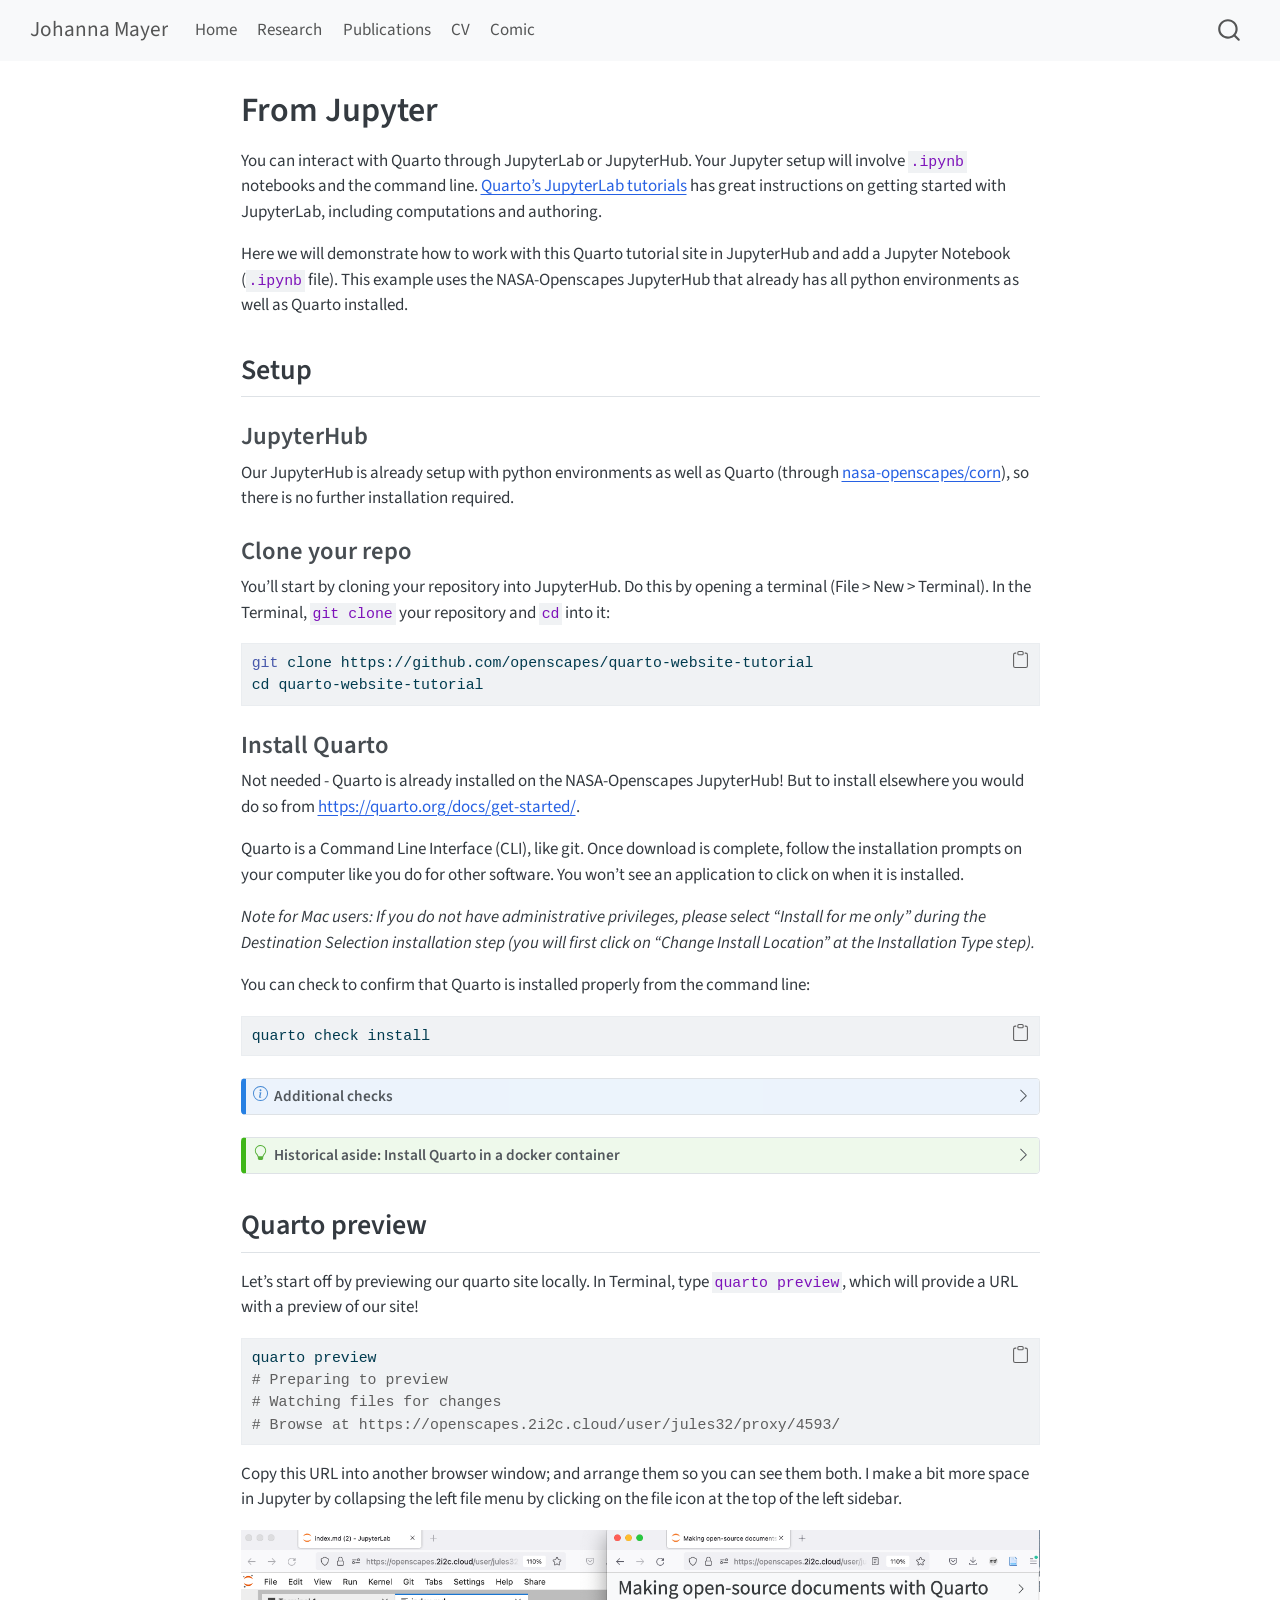
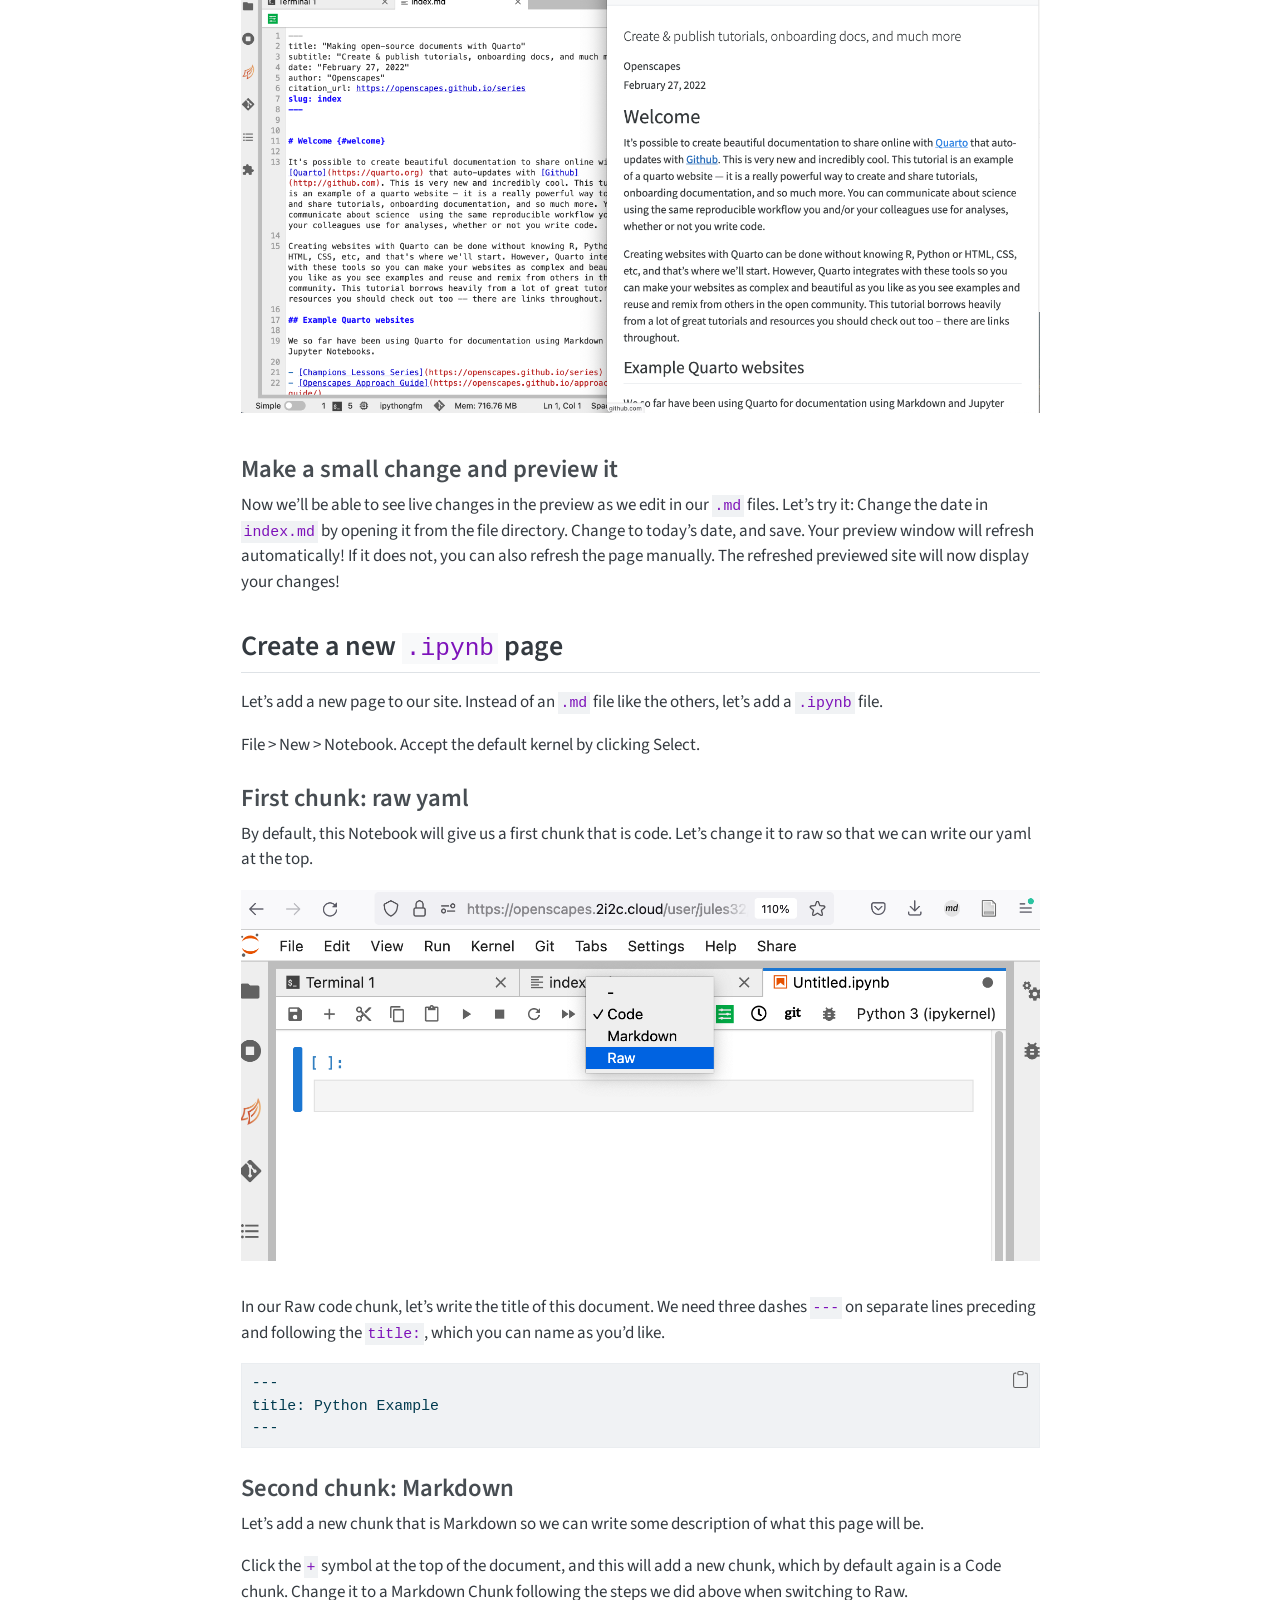
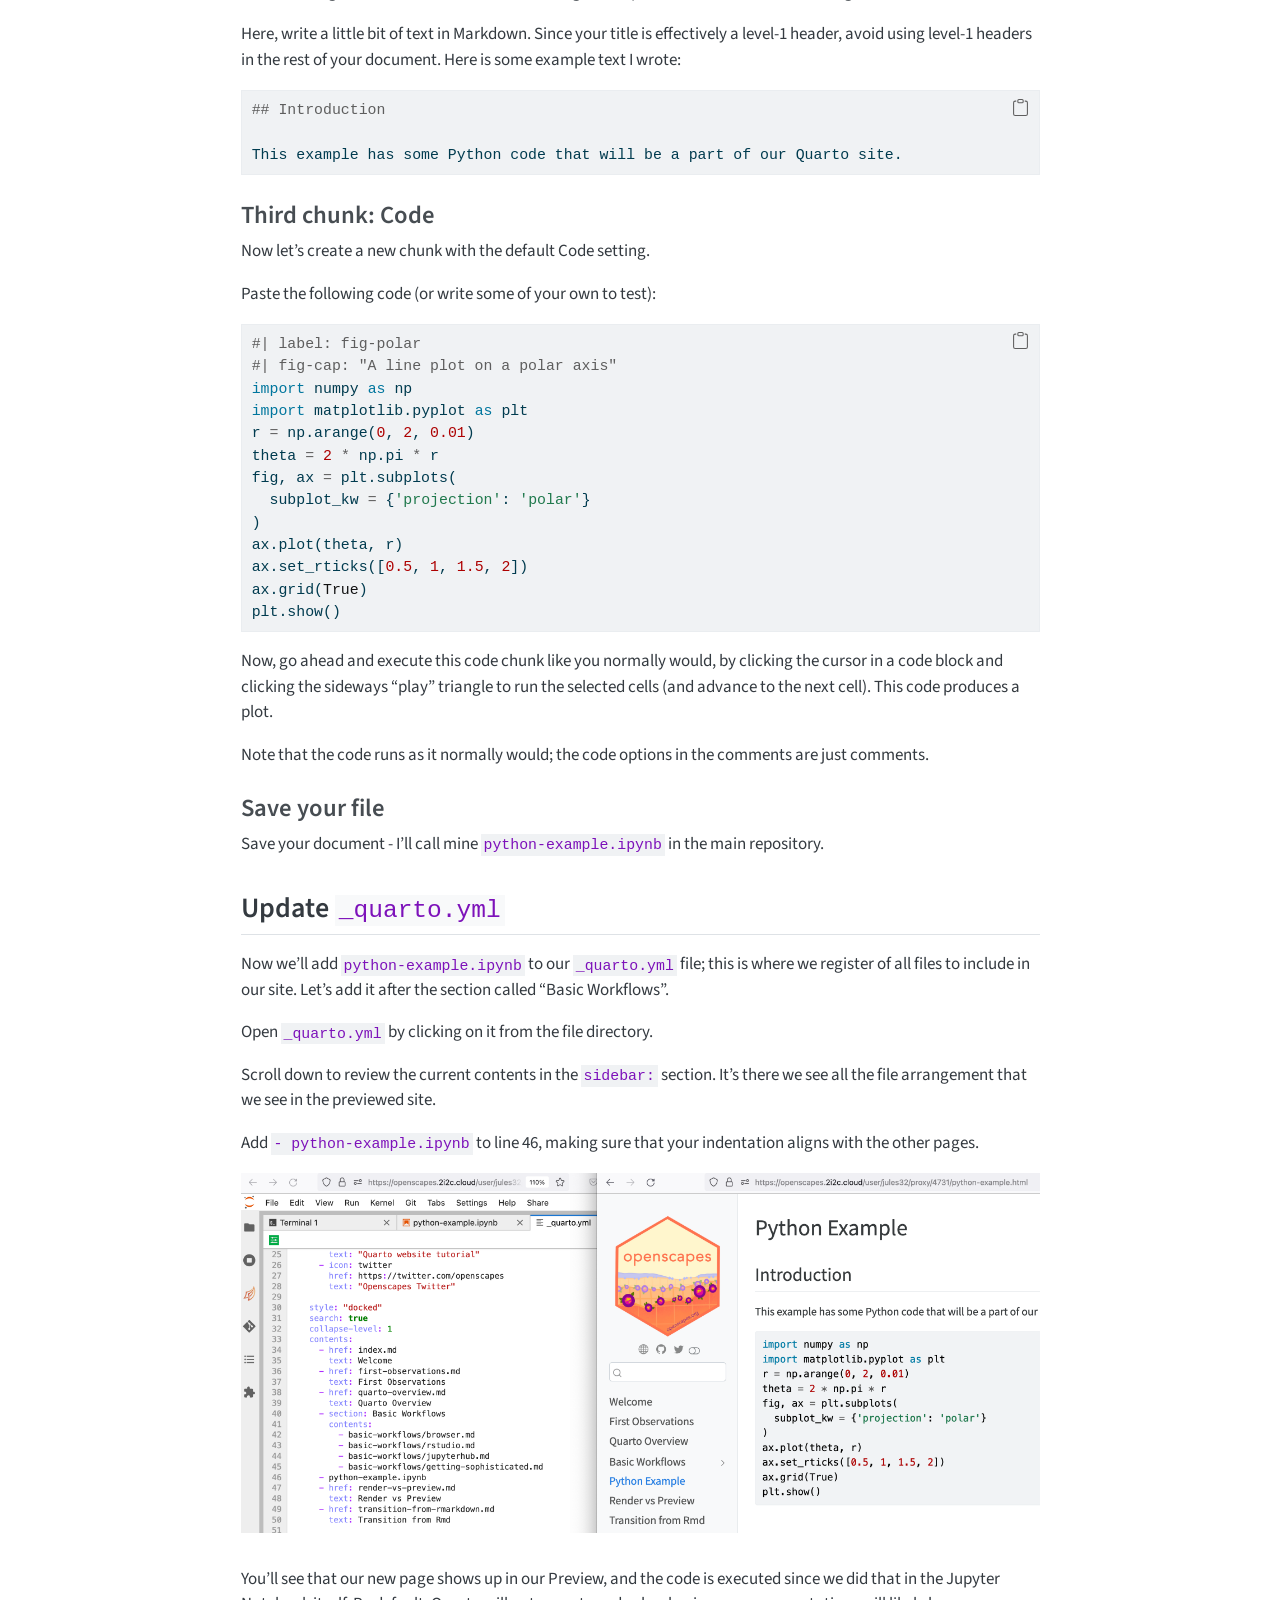
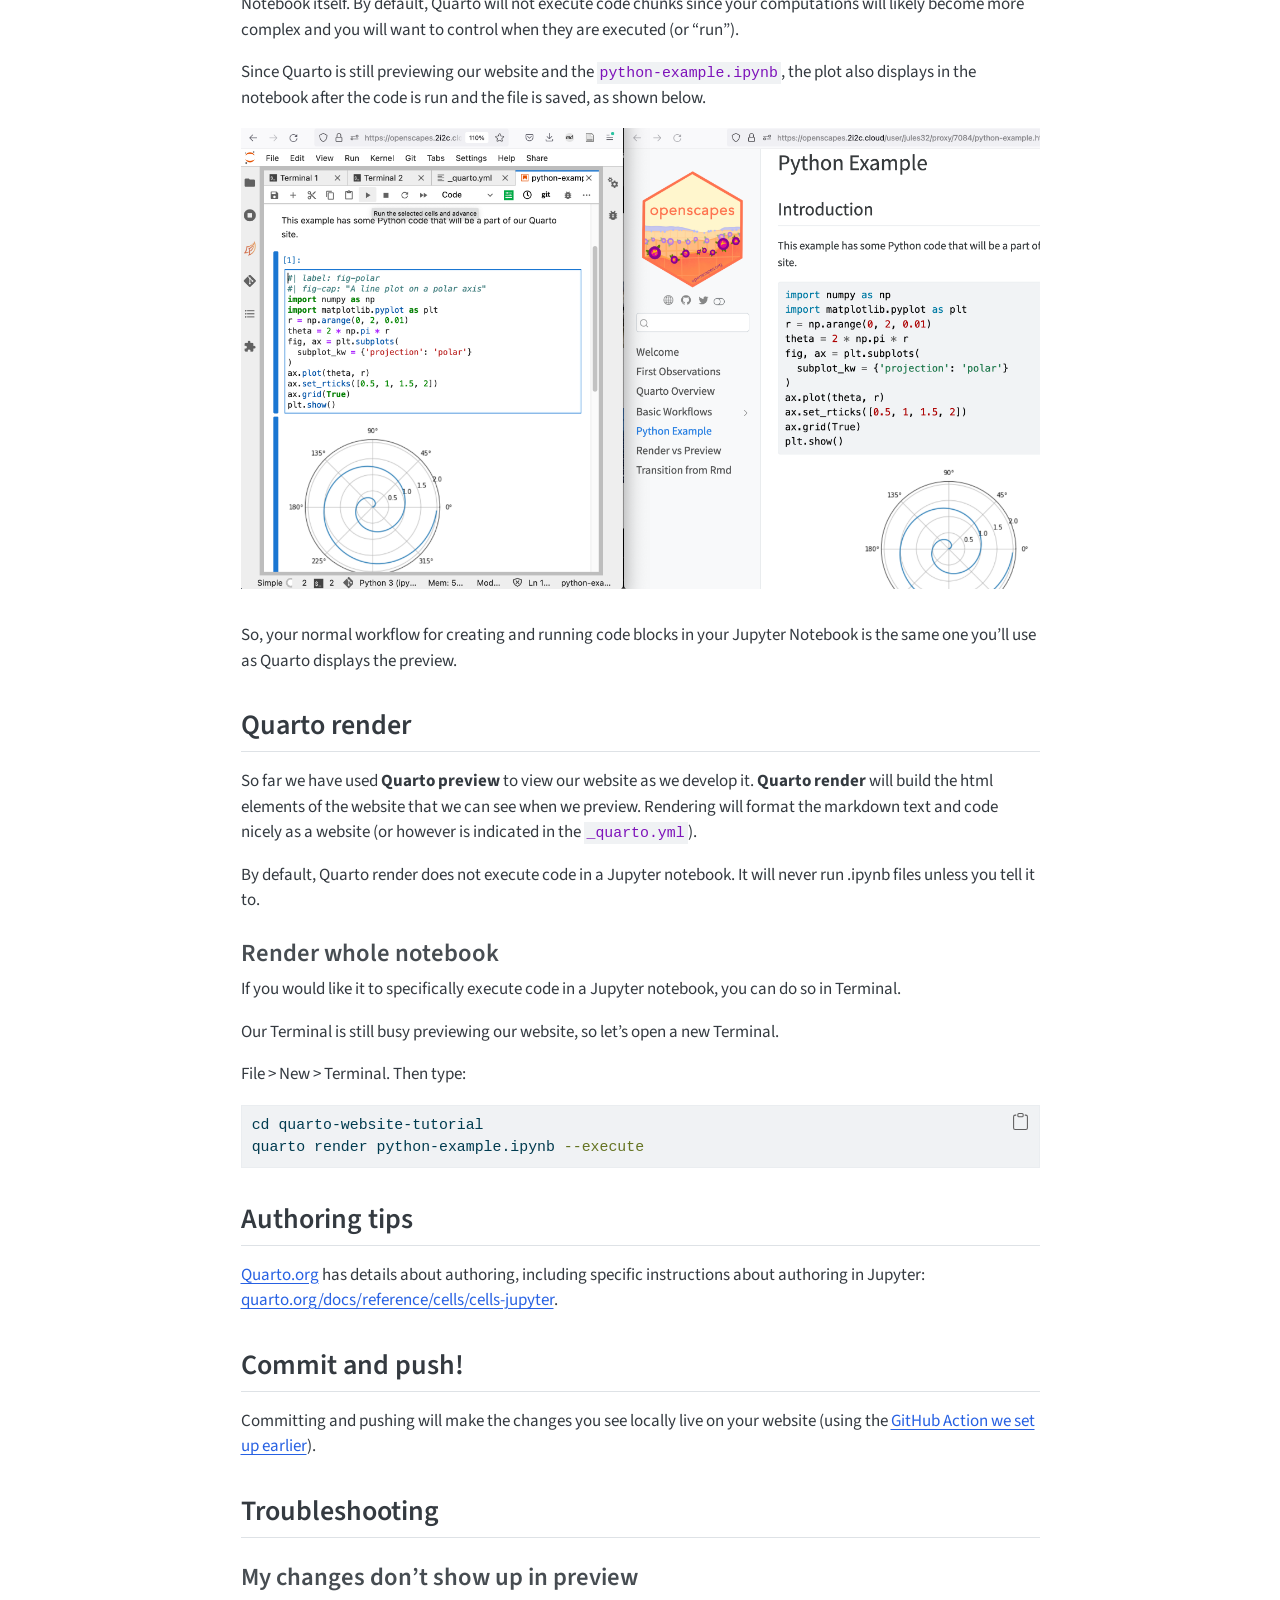
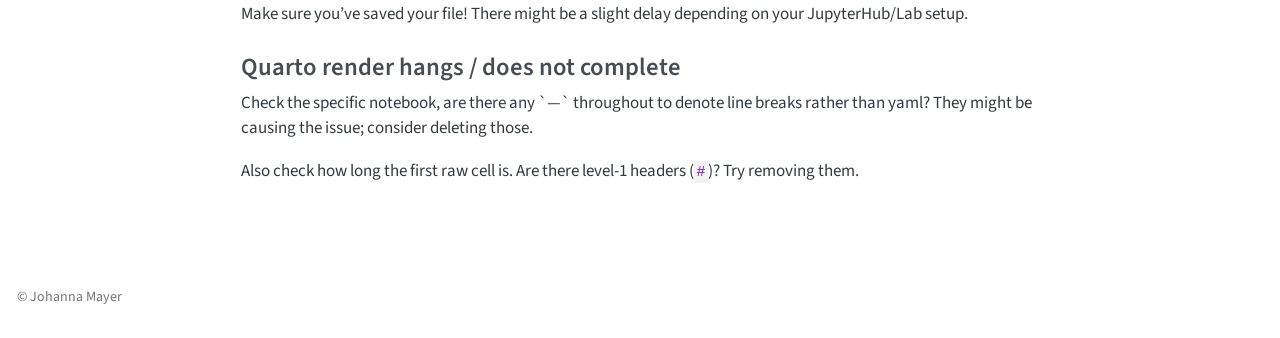
<file: quarto-workflows/jupyter.html>
<!DOCTYPE html>
<html xmlns="http://www.w3.org/1999/xhtml" lang="en" xml:lang="en"><head>

<meta charset="utf-8">
<meta name="generator" content="quarto-1.11.9">

<meta name="viewport" content="width=device-width, initial-scale=1.0, user-scalable=yes">


<title>From Jupyter – Johanna Mayer</title>
<style>
/* Default styles provided by pandoc.
** See https://pandoc.org/MANUAL.html#variables-for-html for config info.
*/
span.smallcaps{font-variant: small-caps;}
div.columns{display: flex; gap: 1.5em;}
div.column{flex: auto;}
@media screen {
div.columns{gap: min(4vw, 1.5em);}
div.column{overflow-x: auto;}
}
div.hanging-indent{margin-left: 1.5em; text-indent: -1.5em;}
ul.task-list{list-style: none;}
ul.task-list li input[type="checkbox"] {
  width: 0.8em;
  margin: 0 0.8em 0.2em -1em; /* quarto-specific, see https://github.com/quarto-dev/quarto-cli/issues/4556 */ 
  vertical-align: middle;
}
/* CSS for syntax highlighting */
html { -webkit-text-size-adjust: 100%; }
pre > code.sourceCode { white-space: pre; position: relative; }
pre > code.sourceCode > span { display: inline-block; line-height: 1.25; }
pre > code.sourceCode > span:empty { height: 1.2em; }
.sourceCode { overflow: visible; }
code.sourceCode > span { color: inherit; text-decoration: inherit; }
div.sourceCode { margin: 1em 0; }
pre.sourceCode { margin: 0; }
@media screen {
div.sourceCode { overflow: auto; }
}
@media print {
pre > code.sourceCode { white-space: pre-wrap; }
pre > code.sourceCode > span { text-indent: -5em; padding-left: 5em; }
}
pre.numberSource code
  { counter-reset: source-line 0; }
pre.numberSource code > span
  { position: relative; left: -4em; counter-increment: source-line; }
pre.numberSource code > span > a:first-child::before
  { content: counter(source-line);
    position: relative; left: -1em; text-align: right; vertical-align: baseline;
    border: none; display: inline-block;
    -webkit-touch-callout: none; -webkit-user-select: none;
    -khtml-user-select: none; -moz-user-select: none;
    -ms-user-select: none; user-select: none;
    padding: 0 4px; width: 4em;
  }
pre.numberSource { margin-left: 3em;  padding-left: 4px; }
div.sourceCode
  {   }
@media screen {
pre > code.sourceCode > span > a:first-child::before { text-decoration: underline; }
}
</style>


<script src="../site_libs/quarto-nav/quarto-nav.js"></script>
<script src="../site_libs/quarto-nav/headroom.min.js"></script>
<script src="../site_libs/clipboard/clipboard.min.js"></script>
<script src="../site_libs/quarto-search/autocomplete.umd.js"></script>
<script src="../site_libs/quarto-search/fuse.min.js"></script>
<script src="../site_libs/quarto-search/quarto-search.js"></script>
<meta name="quarto:offset" content="../">
<script src="../site_libs/quarto-html/quarto.js" type="module"></script>
<script src="../site_libs/quarto-html/tabsets/tabsets.js" type="module"></script>
<script src="../site_libs/quarto-html/scrollable-regions/scrollable-regions.js" type="module"></script>
<script src="../site_libs/quarto-html/popper.min.js"></script>
<script src="../site_libs/quarto-html/tippy.umd.min.js"></script>
<script src="../site_libs/quarto-html/anchor.min.js"></script>
<link href="../site_libs/quarto-html/tippy.css" rel="stylesheet">
<link href="../site_libs/quarto-html/quarto-syntax-highlighting-63b5708e65d6cd79cd7618c58d0c21e7.css" rel="stylesheet" id="quarto-text-highlighting-styles">
<script src="../site_libs/bootstrap/bootstrap.min.js"></script>
<link href="../site_libs/bootstrap/bootstrap-icons.css" rel="stylesheet">
<link href="../site_libs/bootstrap/bootstrap-86d01a451078f71662fa36760f71fc18.min.css" rel="stylesheet" append-hash="true" id="quarto-bootstrap" data-mode="light">
<script id="quarto-search-options" type="application/json">{
  "location": "navbar",
  "copy-button": false,
  "collapse-after": 3,
  "panel-placement": "end",
  "type": "overlay",
  "limit": 50,
  "keyboard-shortcut": [
    "f",
    "/",
    "s"
  ],
  "show-item-context": false,
  "language": {
    "search-no-results-text": "No results",
    "search-matching-documents-text": "matching documents",
    "search-copy-link-title": "Copy link to search",
    "search-hide-matches-text": "Hide additional matches",
    "search-more-match-text": "more match in this document",
    "search-more-matches-text": "more matches in this document",
    "search-clear-button-title": "Clear",
    "search-text-placeholder": "",
    "search-detached-cancel-button-title": "Cancel",
    "search-submit-button-title": "Submit",
    "search-label": "Search"
  }
}</script>


<link rel="stylesheet" href="../styles.css">
</head>

<body class="nav-fixed fullcontent quarto-light"><a id="quarto-skip-link" class="visually-hidden-focusable" href="#quarto-document-content">Skip to main content</a>

<div id="quarto-search-results"></div>
  <header id="quarto-header" class="headroom fixed-top">
    <nav class="navbar navbar-expand-lg " data-bs-theme="dark" aria-label="Site">
      <div class="navbar-container container-fluid">
      <div class="navbar-brand-container mx-auto">
    <a class="navbar-brand" href="../index.html">
    <span class="navbar-title">Johanna Mayer</span>
    </a>
  </div>
          <button class="navbar-toggler" type="button" data-bs-toggle="collapse" data-bs-target="#navbarCollapse" aria-controls="navbarCollapse" aria-expanded="false" aria-label="Toggle navigation" onclick="if (window.quartoToggleHeadroom) { window.quartoToggleHeadroom(); }">
  <span class="navbar-toggler-icon"></span>
</button>
          <div class="collapse navbar-collapse" id="navbarCollapse">
            <ul class="navbar-nav navbar-nav-scroll me-auto">
  <li class="nav-item">
    <a class="nav-link" href="../index.html"> 
<span class="menu-text">Home</span></a>
  </li>  
  <li class="nav-item">
    <a class="nav-link" href="../research.html"> 
<span class="menu-text">Research</span></a>
  </li>  
  <li class="nav-item">
    <a class="nav-link" href="../publications.html"> 
<span class="menu-text">Publications</span></a>
  </li>  
  <li class="nav-item">
    <a class="nav-link" href="../cv.html"> 
<span class="menu-text">CV</span></a>
  </li>  
  <li class="nav-item">
    <a class="nav-link" href="../comic.html"> 
<span class="menu-text">Comic</span></a>
  </li>  
</ul>
          </div> <!-- /navcollapse -->
            <div class="quarto-navbar-tools">
</div>
            <div id="quarto-search" class="" title="Search"></div>
      </div> <!-- /container-fluid -->
    </nav>
</header>
<!-- content -->
<div id="quarto-content" class="quarto-container page-columns page-rows-contents page-layout-article page-navbar">
<!-- sidebar -->
<!-- margin-sidebar -->
    
<!-- main -->
<main class="content" id="quarto-document-content" tabindex="-1">

<header id="title-block-header" class="quarto-title-block default">
<div class="quarto-title">
<h1 class="title">From Jupyter</h1>
</div>



<div class="quarto-title-meta">

    
  
    
  </div>
  


</header>


<p>You can interact with Quarto through JupyterLab or JupyterHub. Your Jupyter setup will involve <code>.ipynb</code> notebooks and the command line. <a href="https://quarto.org/docs/get-started/hello/jupyter.html">Quarto’s JupyterLab tutorials</a> has great instructions on getting started with JupyterLab, including computations and authoring.</p>
<p>Here we will demonstrate how to work with this Quarto tutorial site in JupyterHub and add a Jupyter Notebook (<code>.ipynb</code> file). This example uses the NASA-Openscapes JupyterHub that already has all python environments as well as Quarto installed.</p>
<section id="setup" class="level2">
<h2 class="anchored" data-anchor-id="setup">Setup</h2>
<section id="jupyterhub" class="level3">
<h3 class="anchored" data-anchor-id="jupyterhub">JupyterHub</h3>
<p>Our JupyterHub is already setup with python environments as well as Quarto (through <a href="https://github.com/nasa-openscapes/corn">nasa-openscapes/corn</a>), so there is no further installation required.</p>
</section>
<section id="clone-your-repo" class="level3">
<h3 class="anchored" data-anchor-id="clone-your-repo">Clone your repo</h3>
<p>You’ll start by cloning your repository into JupyterHub. Do this by opening a terminal (File &gt; New &gt; Terminal). In the Terminal, <code>git clone</code> your repository and <code>cd</code> into it:</p>
<div class="code-copy-outer-scaffold"><div class="sourceCode" id="cb1"><pre class="sourceCode bash code-with-copy"><code class="sourceCode bash"><span id="cb1-1"><a href="#cb1-1" aria-hidden="true" tabindex="-1"></a><span class="fu">git</span> clone https://github.com/openscapes/quarto-website-tutorial</span>
<span id="cb1-2"><a href="#cb1-2" aria-hidden="true" tabindex="-1"></a><span class="bu">cd</span> quarto-website-tutorial</span></code></pre></div><button title="Copy to Clipboard" class="code-copy-button"><i class="bi"></i></button></div>
</section>
<section id="install-quarto" class="level3">
<h3 class="anchored" data-anchor-id="install-quarto">Install Quarto</h3>
<p>Not needed - Quarto is already installed on the NASA-Openscapes JupyterHub! But to install elsewhere you would do so from <a href="https://quarto.org/docs/get-started/" class="uri">https://quarto.org/docs/get-started/</a>.</p>
<p>Quarto is a Command Line Interface (CLI), like git. Once download is complete, follow the installation prompts on your computer like you do for other software. You won’t see an application to click on when it is installed.</p>
<p><em>Note for Mac users: If you do not have administrative privileges, please select “Install for me only” during the Destination Selection installation step (you will first click on “Change Install Location” at the Installation Type step).</em></p>
<p>You can check to confirm that Quarto is installed properly from the command line:</p>
<div class="code-copy-outer-scaffold"><div class="sourceCode" id="cb2"><pre class="sourceCode bash code-with-copy"><code class="sourceCode bash"><span id="cb2-1"><a href="#cb2-1" aria-hidden="true" tabindex="-1"></a><span class="ex">quarto</span> check install</span></code></pre></div><button title="Copy to Clipboard" class="code-copy-button"><i class="bi"></i></button></div>
<div class="callout callout-style-default callout-note callout-titled">
<div class="callout-header d-flex align-content-center collapsed" data-bs-toggle="collapse" data-bs-target=".callout-1-contents" aria-controls="callout-1" aria-expanded="false" aria-label="Toggle callout">
<div class="callout-icon-container">
<i class="callout-icon"></i>
</div>
<div class="callout-title-container flex-fill">
<span class="screen-reader-only">Note</span>Additional checks
</div>
<div class="callout-btn-toggle d-inline-block border-0 py-1 ps-1 pe-0 float-end"><i class="callout-toggle"></i></div>
</div>
<div id="callout-1" class="callout-1-contents callout-collapse collapse">
<div class="callout-body-container callout-body">
<p>You can also run:</p>
<ul>
<li><code>quarto check knitr</code> to locate R, verify we have the rmarkdown package, and do a basic render</li>
<li><code>quarto check jupyter</code> to locate Python, verify we have Jupyter, and do a basic render</li>
<li><code>quarto check</code> to run all of these checks together</li>
</ul>
</div>
</div>
</div>
<div class="callout callout-style-default callout-tip callout-titled">
<div class="callout-header d-flex align-content-center collapsed" data-bs-toggle="collapse" data-bs-target=".callout-2-contents" aria-controls="callout-2" aria-expanded="false" aria-label="Toggle callout">
<div class="callout-icon-container">
<i class="callout-icon"></i>
</div>
<div class="callout-title-container flex-fill">
<span class="screen-reader-only">Tip</span>Historical aside: Install Quarto in a docker container
</div>
<div class="callout-btn-toggle d-inline-block border-0 py-1 ps-1 pe-0 float-end"><i class="callout-toggle"></i></div>
</div>
<div id="callout-2" class="callout-2-contents callout-collapse collapse">
<div class="callout-body-container callout-body">
<p>In Summer 2021 some NASA Mentors trying to install quarto locally was not an option, but they were able to install it inside a container using the following <code>Dockerfile</code>:</p>
<div class="code-copy-outer-scaffold"><div class="sourceCode" id="cb3"><pre class="sourceCode bash code-with-copy"><code class="sourceCode bash"><span id="cb3-1"><a href="#cb3-1" aria-hidden="true" tabindex="-1"></a><span class="co">#| fold: true</span></span>
<span id="cb3-2"><a href="#cb3-2" aria-hidden="true" tabindex="-1"></a><span class="co">#| summary: "Show the Dockerfile"</span></span>
<span id="cb3-3"><a href="#cb3-3" aria-hidden="true" tabindex="-1"></a></span>
<span id="cb3-4"><a href="#cb3-4" aria-hidden="true" tabindex="-1"></a><span class="co">##############################</span></span>
<span id="cb3-5"><a href="#cb3-5" aria-hidden="true" tabindex="-1"></a><span class="co"># This Dockerfile installs quarto and then runs quarto serve against the</span></span>
<span id="cb3-6"><a href="#cb3-6" aria-hidden="true" tabindex="-1"></a><span class="co"># internal /home/quarto/to_serve.</span></span>
<span id="cb3-7"><a href="#cb3-7" aria-hidden="true" tabindex="-1"></a><span class="co">#</span></span>
<span id="cb3-8"><a href="#cb3-8" aria-hidden="true" tabindex="-1"></a><span class="co"># BUILD</span></span>
<span id="cb3-9"><a href="#cb3-9" aria-hidden="true" tabindex="-1"></a><span class="co"># -----</span></span>
<span id="cb3-10"><a href="#cb3-10" aria-hidden="true" tabindex="-1"></a><span class="co"># To build this container, run</span></span>
<span id="cb3-11"><a href="#cb3-11" aria-hidden="true" tabindex="-1"></a><span class="co">#</span></span>
<span id="cb3-12"><a href="#cb3-12" aria-hidden="true" tabindex="-1"></a><span class="co">#     docker build -t quarto_serve .</span></span>
<span id="cb3-13"><a href="#cb3-13" aria-hidden="true" tabindex="-1"></a><span class="co">#</span></span>
<span id="cb3-14"><a href="#cb3-14" aria-hidden="true" tabindex="-1"></a><span class="co"># Add the --no-cache option to force docker to build fresh and get the most</span></span>
<span id="cb3-15"><a href="#cb3-15" aria-hidden="true" tabindex="-1"></a><span class="co"># recent version of quarto.</span></span>
<span id="cb3-16"><a href="#cb3-16" aria-hidden="true" tabindex="-1"></a><span class="co">#</span></span>
<span id="cb3-17"><a href="#cb3-17" aria-hidden="true" tabindex="-1"></a><span class="co">#</span></span>
<span id="cb3-18"><a href="#cb3-18" aria-hidden="true" tabindex="-1"></a><span class="co"># RUN</span></span>
<span id="cb3-19"><a href="#cb3-19" aria-hidden="true" tabindex="-1"></a><span class="co"># ---</span></span>
<span id="cb3-20"><a href="#cb3-20" aria-hidden="true" tabindex="-1"></a><span class="co"># 1. Find the directory you want quarto to serve. Let's call this /PATH/TO/earthdata-cloud-cookbook.</span></span>
<span id="cb3-21"><a href="#cb3-21" aria-hidden="true" tabindex="-1"></a><span class="co"># 2. Run docker:</span></span>
<span id="cb3-22"><a href="#cb3-22" aria-hidden="true" tabindex="-1"></a><span class="co">#</span></span>
<span id="cb3-23"><a href="#cb3-23" aria-hidden="true" tabindex="-1"></a><span class="co">#     docker run --rm -it -p 4848:4848 -v /PATH/TO/earthdata-cloud-cookbook:/home/quarto/to_serve quarto_serve</span></span>
<span id="cb3-24"><a href="#cb3-24" aria-hidden="true" tabindex="-1"></a><span class="co">#</span></span>
<span id="cb3-25"><a href="#cb3-25" aria-hidden="true" tabindex="-1"></a><span class="co"># 3. Open your browser and go to http://127.0.0.1:4848/</span></span>
<span id="cb3-26"><a href="#cb3-26" aria-hidden="true" tabindex="-1"></a><span class="co">#</span></span>
<span id="cb3-27"><a href="#cb3-27" aria-hidden="true" tabindex="-1"></a><span class="co">##############################</span></span>
<span id="cb3-28"><a href="#cb3-28" aria-hidden="true" tabindex="-1"></a></span>
<span id="cb3-29"><a href="#cb3-29" aria-hidden="true" tabindex="-1"></a><span class="ex">FROM</span> ubuntu:hirsute</span>
<span id="cb3-30"><a href="#cb3-30" aria-hidden="true" tabindex="-1"></a></span>
<span id="cb3-31"><a href="#cb3-31" aria-hidden="true" tabindex="-1"></a><span class="co">######</span></span>
<span id="cb3-32"><a href="#cb3-32" aria-hidden="true" tabindex="-1"></a><span class="co"># Install some command line tools we'll need</span></span>
<span id="cb3-33"><a href="#cb3-33" aria-hidden="true" tabindex="-1"></a><span class="co">######</span></span>
<span id="cb3-34"><a href="#cb3-34" aria-hidden="true" tabindex="-1"></a><span class="ex">RUN</span> apt-get update</span>
<span id="cb3-35"><a href="#cb3-35" aria-hidden="true" tabindex="-1"></a><span class="ex">RUN</span> apt-get <span class="at">-y</span> install wget</span>
<span id="cb3-36"><a href="#cb3-36" aria-hidden="true" tabindex="-1"></a><span class="ex">RUN</span> apt-get <span class="at">-y</span> install gdebi-core</span>
<span id="cb3-37"><a href="#cb3-37" aria-hidden="true" tabindex="-1"></a><span class="ex">RUN</span> apt-get <span class="at">-y</span> install git</span>
<span id="cb3-38"><a href="#cb3-38" aria-hidden="true" tabindex="-1"></a></span>
<span id="cb3-39"><a href="#cb3-39" aria-hidden="true" tabindex="-1"></a></span>
<span id="cb3-40"><a href="#cb3-40" aria-hidden="true" tabindex="-1"></a><span class="co">######</span></span>
<span id="cb3-41"><a href="#cb3-41" aria-hidden="true" tabindex="-1"></a><span class="co"># Install quarto (https://quarto.org/)</span></span>
<span id="cb3-42"><a href="#cb3-42" aria-hidden="true" tabindex="-1"></a><span class="co">######</span></span>
<span id="cb3-43"><a href="#cb3-43" aria-hidden="true" tabindex="-1"></a></span>
<span id="cb3-44"><a href="#cb3-44" aria-hidden="true" tabindex="-1"></a><span class="co"># This is a quick and dirty way of getting the newest version number from</span></span>
<span id="cb3-45"><a href="#cb3-45" aria-hidden="true" tabindex="-1"></a><span class="co"># https://github.com/quarto-dev/quarto-cli/releases/latest. What's happening is</span></span>
<span id="cb3-46"><a href="#cb3-46" aria-hidden="true" tabindex="-1"></a><span class="co"># we're pulling the version number out of the redirect URL. This will end up</span></span>
<span id="cb3-47"><a href="#cb3-47" aria-hidden="true" tabindex="-1"></a><span class="co"># with QVER set to something like 0.2.11.</span></span>
<span id="cb3-48"><a href="#cb3-48" aria-hidden="true" tabindex="-1"></a><span class="ex">RUN</span> QVER=<span class="kw">`</span><span class="fu">wget</span> <span class="at">--max-redirect</span> 0 https://github.com/quarto-dev/quarto-cli/releases/latest <span class="dv">2</span><span class="op">&gt;&amp;</span><span class="dv">1</span> <span class="kw">|</span> <span class="fu">grep</span> <span class="st">"Location"</span> <span class="kw">|</span> <span class="fu">sed</span> <span class="st">'s/L.*tag\/v//'</span> <span class="kw">|</span> <span class="fu">sed</span> <span class="st">'s/ .*//'</span><span class="kw">`</span> <span class="dt">\</span></span>
<span id="cb3-49"><a href="#cb3-49" aria-hidden="true" tabindex="-1"></a>    <span class="kw">&amp;&amp;</span> <span class="fu">wget</span> <span class="at">-O</span> quarto.deb <span class="st">"https://github.com/quarto-dev/quarto-cli/releases/download/v</span><span class="va">$QVER</span><span class="st">/quarto-</span><span class="va">$QVER</span><span class="st">-amd64.deb"</span></span>
<span id="cb3-50"><a href="#cb3-50" aria-hidden="true" tabindex="-1"></a><span class="ex">RUN</span> gdebi <span class="at">-n</span> quarto.deb</span>
<span id="cb3-51"><a href="#cb3-51" aria-hidden="true" tabindex="-1"></a></span>
<span id="cb3-52"><a href="#cb3-52" aria-hidden="true" tabindex="-1"></a><span class="co"># Run this to make sure quarto installed correctly</span></span>
<span id="cb3-53"><a href="#cb3-53" aria-hidden="true" tabindex="-1"></a><span class="ex">RUN</span> quarto check install</span>
<span id="cb3-54"><a href="#cb3-54" aria-hidden="true" tabindex="-1"></a></span>
<span id="cb3-55"><a href="#cb3-55" aria-hidden="true" tabindex="-1"></a></span>
<span id="cb3-56"><a href="#cb3-56" aria-hidden="true" tabindex="-1"></a><span class="co">######</span></span>
<span id="cb3-57"><a href="#cb3-57" aria-hidden="true" tabindex="-1"></a><span class="co"># Create a non-root user called quarto</span></span>
<span id="cb3-58"><a href="#cb3-58" aria-hidden="true" tabindex="-1"></a><span class="co">######</span></span>
<span id="cb3-59"><a href="#cb3-59" aria-hidden="true" tabindex="-1"></a><span class="ex">RUN</span> useradd <span class="at">-ms</span> /bin/bash quarto</span>
<span id="cb3-60"><a href="#cb3-60" aria-hidden="true" tabindex="-1"></a><span class="ex">USER</span> quarto</span>
<span id="cb3-61"><a href="#cb3-61" aria-hidden="true" tabindex="-1"></a><span class="ex">RUN</span> mkdir /home/quarto/to_serve</span>
<span id="cb3-62"><a href="#cb3-62" aria-hidden="true" tabindex="-1"></a><span class="ex">WORKDIR</span> /home/quarto/to_serve</span>
<span id="cb3-63"><a href="#cb3-63" aria-hidden="true" tabindex="-1"></a></span>
<span id="cb3-64"><a href="#cb3-64" aria-hidden="true" tabindex="-1"></a></span>
<span id="cb3-65"><a href="#cb3-65" aria-hidden="true" tabindex="-1"></a><span class="co">######</span></span>
<span id="cb3-66"><a href="#cb3-66" aria-hidden="true" tabindex="-1"></a><span class="co"># Start quarto serve</span></span>
<span id="cb3-67"><a href="#cb3-67" aria-hidden="true" tabindex="-1"></a><span class="co">######</span></span>
<span id="cb3-68"><a href="#cb3-68" aria-hidden="true" tabindex="-1"></a></span>
<span id="cb3-69"><a href="#cb3-69" aria-hidden="true" tabindex="-1"></a><span class="ex">CMD</span> quarto serve <span class="at">--no-browse</span> <span class="at">--host</span> 0.0.0.0 <span class="at">--port</span> 4848</span></code></pre></div><button title="Copy to Clipboard" class="code-copy-button"><i class="bi"></i></button></div>
</div>
</div>
</div>
</section>
</section>
<section id="quarto-preview" class="level2">
<h2 class="anchored" data-anchor-id="quarto-preview">Quarto preview</h2>
<p>Let’s start off by previewing our quarto site locally. In Terminal, type <code>quarto preview</code>, which will provide a URL with a preview of our site!</p>
<div class="code-copy-outer-scaffold"><div class="sourceCode" id="cb4"><pre class="sourceCode bash code-with-copy"><code class="sourceCode bash"><span id="cb4-1"><a href="#cb4-1" aria-hidden="true" tabindex="-1"></a><span class="ex">quarto</span> preview</span>
<span id="cb4-2"><a href="#cb4-2" aria-hidden="true" tabindex="-1"></a><span class="co"># Preparing to preview</span></span>
<span id="cb4-3"><a href="#cb4-3" aria-hidden="true" tabindex="-1"></a><span class="co"># Watching files for changes</span></span>
<span id="cb4-4"><a href="#cb4-4" aria-hidden="true" tabindex="-1"></a><span class="co"># Browse at https://openscapes.2i2c.cloud/user/jules32/proxy/4593/</span></span></code></pre></div><button title="Copy to Clipboard" class="code-copy-button"><i class="bi"></i></button></div>
<p>Copy this URL into another browser window; and arrange them so you can see them both. I make a bit more space in Jupyter by collapsing the left file menu by clicking on the file icon at the top of the left sidebar.</p>
<div class="quarto-figure quarto-figure-center">
<figure class="figure">
<p><img src="images/jupyter-side-by-side.png" class="img-fluid quarto-figure quarto-figure-center figure-img"></p>
</figure>
</div>
<section id="make-a-small-change-and-preview-it" class="level3">
<h3 class="anchored" data-anchor-id="make-a-small-change-and-preview-it">Make a small change and preview it</h3>
<p>Now we’ll be able to see live changes in the preview as we edit in our <code>.md</code> files. Let’s try it: Change the date in <code>index.md</code> by opening it from the file directory. Change to today’s date, and save. Your preview window will refresh automatically! If it does not, you can also refresh the page manually. The refreshed previewed site will now display your changes!</p>
</section>
</section>
<section id="create-a-new-.ipynb-page" class="level2">
<h2 class="anchored" data-anchor-id="create-a-new-.ipynb-page">Create a new <code>.ipynb</code> page</h2>
<p>Let’s add a new page to our site. Instead of an <code>.md</code> file like the others, let’s add a <code>.ipynb</code> file.</p>
<p>File &gt; New &gt; Notebook. Accept the default kernel by clicking Select.</p>
<section id="first-chunk-raw-yaml" class="level3">
<h3 class="anchored" data-anchor-id="first-chunk-raw-yaml">First chunk: raw yaml</h3>
<p>By default, this Notebook will give us a first chunk that is code. Let’s change it to raw so that we can write our yaml at the top.</p>
<div class="quarto-figure quarto-figure-center">
<figure class="figure">
<p><img src="images/jupyter-raw-chunk.png" class="img-fluid quarto-figure quarto-figure-center figure-img"></p>
</figure>
</div>
<p>In our Raw code chunk, let’s write the title of this document. We need three dashes <code>---</code> on separate lines preceding and following the <code>title:</code>, which you can name as you’d like.</p>
<div class="code-copy-outer-scaffold"><div class="sourceCode" id="cb5"><pre class="sourceCode bash code-with-copy"><code class="sourceCode bash"><span id="cb5-1"><a href="#cb5-1" aria-hidden="true" tabindex="-1"></a><span class="ex">---</span></span>
<span id="cb5-2"><a href="#cb5-2" aria-hidden="true" tabindex="-1"></a><span class="ex">title:</span> Python Example</span>
<span id="cb5-3"><a href="#cb5-3" aria-hidden="true" tabindex="-1"></a><span class="ex">---</span></span></code></pre></div><button title="Copy to Clipboard" class="code-copy-button"><i class="bi"></i></button></div>
</section>
<section id="second-chunk-markdown" class="level3">
<h3 class="anchored" data-anchor-id="second-chunk-markdown">Second chunk: Markdown</h3>
<p>Let’s add a new chunk that is Markdown so we can write some description of what this page will be.</p>
<p>Click the <code>+</code> symbol at the top of the document, and this will add a new chunk, which by default again is a Code chunk. Change it to a Markdown Chunk following the steps we did above when switching to Raw.</p>
<p>Here, write a little bit of text in Markdown. Since your title is effectively a level-1 header, avoid using level-1 headers in the rest of your document. Here is some example text I wrote:</p>
<div class="code-copy-outer-scaffold"><div class="sourceCode" id="cb6"><pre class="sourceCode bash code-with-copy"><code class="sourceCode bash"><span id="cb6-1"><a href="#cb6-1" aria-hidden="true" tabindex="-1"></a><span class="co">## Introduction</span></span>
<span id="cb6-2"><a href="#cb6-2" aria-hidden="true" tabindex="-1"></a></span>
<span id="cb6-3"><a href="#cb6-3" aria-hidden="true" tabindex="-1"></a><span class="ex">This</span> example has some Python code that will be a part of our Quarto site.</span></code></pre></div><button title="Copy to Clipboard" class="code-copy-button"><i class="bi"></i></button></div>
</section>
<section id="third-chunk-code" class="level3">
<h3 class="anchored" data-anchor-id="third-chunk-code">Third chunk: Code</h3>
<p>Now let’s create a new chunk with the default Code setting.</p>
<p>Paste the following code (or write some of your own to test):</p>
<div class="code-copy-outer-scaffold"><div class="sourceCode" id="cb7"><pre class="sourceCode python code-with-copy"><code class="sourceCode python"><span id="cb7-1"><a href="#cb7-1" aria-hidden="true" tabindex="-1"></a><span class="co">#| label: fig-polar</span></span>
<span id="cb7-2"><a href="#cb7-2" aria-hidden="true" tabindex="-1"></a><span class="co">#| fig-cap: "A line plot on a polar axis"</span></span>
<span id="cb7-3"><a href="#cb7-3" aria-hidden="true" tabindex="-1"></a><span class="im">import</span> numpy <span class="im">as</span> np</span>
<span id="cb7-4"><a href="#cb7-4" aria-hidden="true" tabindex="-1"></a><span class="im">import</span> matplotlib.pyplot <span class="im">as</span> plt</span>
<span id="cb7-5"><a href="#cb7-5" aria-hidden="true" tabindex="-1"></a>r <span class="op">=</span> np.arange(<span class="dv">0</span>, <span class="dv">2</span>, <span class="fl">0.01</span>)</span>
<span id="cb7-6"><a href="#cb7-6" aria-hidden="true" tabindex="-1"></a>theta <span class="op">=</span> <span class="dv">2</span> <span class="op">*</span> np.pi <span class="op">*</span> r</span>
<span id="cb7-7"><a href="#cb7-7" aria-hidden="true" tabindex="-1"></a>fig, ax <span class="op">=</span> plt.subplots(</span>
<span id="cb7-8"><a href="#cb7-8" aria-hidden="true" tabindex="-1"></a>  subplot_kw <span class="op">=</span> {<span class="st">'projection'</span>: <span class="st">'polar'</span>} </span>
<span id="cb7-9"><a href="#cb7-9" aria-hidden="true" tabindex="-1"></a>)</span>
<span id="cb7-10"><a href="#cb7-10" aria-hidden="true" tabindex="-1"></a>ax.plot(theta, r)</span>
<span id="cb7-11"><a href="#cb7-11" aria-hidden="true" tabindex="-1"></a>ax.set_rticks([<span class="fl">0.5</span>, <span class="dv">1</span>, <span class="fl">1.5</span>, <span class="dv">2</span>])</span>
<span id="cb7-12"><a href="#cb7-12" aria-hidden="true" tabindex="-1"></a>ax.grid(<span class="va">True</span>)</span>
<span id="cb7-13"><a href="#cb7-13" aria-hidden="true" tabindex="-1"></a>plt.show()</span></code></pre></div><button title="Copy to Clipboard" class="code-copy-button"><i class="bi"></i></button></div>
<p>Now, go ahead and execute this code chunk like you normally would, by clicking the cursor in a code block and clicking the sideways “play” triangle to run the selected cells (and advance to the next cell). This code produces a plot.</p>
<p>Note that the code runs as it normally would; the code options in the comments are just comments.</p>
</section>
<section id="save-your-file" class="level3">
<h3 class="anchored" data-anchor-id="save-your-file">Save your file</h3>
<p>Save your document - I’ll call mine <code>python-example.ipynb</code> in the main repository.</p>
</section>
</section>
<section id="update-_quarto.yml" class="level2">
<h2 class="anchored" data-anchor-id="update-_quarto.yml">Update <code>_quarto.yml</code></h2>
<p>Now we’ll add <code>python-example.ipynb</code> to our <code>_quarto.yml</code> file; this is where we register of all files to include in our site. Let’s add it after the section called “Basic Workflows”.</p>
<p>Open <code>_quarto.yml</code> by clicking on it from the file directory.</p>
<p>Scroll down to review the current contents in the <code>sidebar:</code> section. It’s there we see all the file arrangement that we see in the previewed site.</p>
<p>Add <code>- python-example.ipynb</code> to line 46, making sure that your indentation aligns with the other pages.</p>
<div class="quarto-figure quarto-figure-center">
<figure class="figure">
<p><img src="images/jupyter-python-example.png" class="img-fluid quarto-figure quarto-figure-center figure-img"></p>
</figure>
</div>
<p>You’ll see that our new page shows up in our Preview, and the code is executed since we did that in the Jupyter Notebook itself. By default, Quarto will not execute code chunks since your computations will likely become more complex and you will want to control when they are executed (or “run”).</p>
<p>Since Quarto is still previewing our website and the <code>python-example.ipynb</code>, the plot also displays in the notebook after the code is run and the file is saved, as shown below.</p>
<div class="quarto-figure quarto-figure-center">
<figure class="figure">
<p><img src="images/jupyter-execute-cell.png" class="img-fluid quarto-figure quarto-figure-center figure-img"></p>
</figure>
</div>
<p>So, your normal workflow for creating and running code blocks in your Jupyter Notebook is the same one you’ll use as Quarto displays the preview.</p>
</section>
<section id="quarto-render" class="level2">
<h2 class="anchored" data-anchor-id="quarto-render">Quarto render</h2>
<p>So far we have used <strong>Quarto preview</strong> to view our website as we develop it. <strong>Quarto render</strong> will build the html elements of the website that we can see when we preview. Rendering will format the markdown text and code nicely as a website (or however is indicated in the <code>_quarto.yml</code>).</p>
<p>By default, Quarto render does not execute code in a Jupyter notebook. It will never run .ipynb files unless you tell it to.</p>
<section id="render-whole-notebook" class="level3">
<h3 class="anchored" data-anchor-id="render-whole-notebook">Render whole notebook</h3>
<p>If you would like it to specifically execute code in a Jupyter notebook, you can do so in Terminal.</p>
<p>Our Terminal is still busy previewing our website, so let’s open a new Terminal.</p>
<p>File &gt; New &gt; Terminal. Then type:</p>
<div class="code-copy-outer-scaffold"><div class="sourceCode" id="cb8"><pre class="sourceCode bash code-with-copy"><code class="sourceCode bash"><span id="cb8-1"><a href="#cb8-1" aria-hidden="true" tabindex="-1"></a><span class="bu">cd</span> quarto-website-tutorial</span>
<span id="cb8-2"><a href="#cb8-2" aria-hidden="true" tabindex="-1"></a><span class="ex">quarto</span> render python-example.ipynb <span class="at">--execute</span></span></code></pre></div><button title="Copy to Clipboard" class="code-copy-button"><i class="bi"></i></button></div>
</section>
</section>
<section id="authoring-tips" class="level2">
<h2 class="anchored" data-anchor-id="authoring-tips">Authoring tips</h2>
<p><a href="https://quarto.org">Quarto.org</a> has details about authoring, including specific instructions about authoring in Jupyter: <a href="https://quarto.org/docs/reference/cells/cells-jupyter.html">quarto.org/docs/reference/cells/cells-jupyter</a>.</p>
</section>
<section id="commit-and-push" class="level2">
<h2 class="anchored" data-anchor-id="commit-and-push">Commit and push!</h2>
<p>Committing and pushing will make the changes you see locally live on your website (using the <a href="../explore.html#setup-github-action">GitHub Action we set up earlier</a>).</p>
</section>
<section id="troubleshooting" class="level2">
<h2 class="anchored" data-anchor-id="troubleshooting">Troubleshooting</h2>
<section id="my-changes-dont-show-up-in-preview" class="level3">
<h3 class="anchored" data-anchor-id="my-changes-dont-show-up-in-preview">My changes don’t show up in preview</h3>
<p>Make sure you’ve saved your file! There might be a slight delay depending on your JupyterHub/Lab setup.</p>
</section>
<section id="quarto-render-hangs-does-not-complete" class="level3">
<h3 class="anchored" data-anchor-id="quarto-render-hangs-does-not-complete">Quarto render hangs / does not complete</h3>
<p>Check the specific notebook, are there any `—` throughout to denote line breaks rather than yaml? They might be causing the issue; consider deleting those.</p>
<p>Also check how long the first raw cell is. Are there level-1 headers (<code>#</code>)? Try removing them.</p>


</section>
</section>

</main> <!-- /main -->
<script id="quarto-html-after-body" type="application/javascript">
  window.document.addEventListener("DOMContentLoaded", function (event) {
    const icon = "";
    const anchorJS = new window.AnchorJS();
    anchorJS.options = {
      placement: 'right',
      icon: icon
    };
    anchorJS.add('.anchored');
    const isCodeAnnotation = (el) => {
      for (const clz of el.classList) {
        if (clz.startsWith('code-annotation-')) {                     
          return true;
        }
      }
      return false;
    }
    const onCopySuccess = function(e) {
      // button target
      const button = e.trigger;
      // don't keep focus
      button.blur();
      // flash "checked"
      button.classList.add('code-copy-button-checked');
      var currentTitle = button.getAttribute("title");
      button.setAttribute("title", "Copied!");
      let tooltip;
      if (window.bootstrap) {
        button.setAttribute("data-bs-toggle", "tooltip");
        button.setAttribute("data-bs-placement", "left");
        button.setAttribute("data-bs-title", "Copied!");
        tooltip = new bootstrap.Tooltip(button, 
          { trigger: "manual", 
            customClass: "code-copy-button-tooltip",
            offset: [0, -8]});
        tooltip.show();    
      }
      setTimeout(function() {
        if (tooltip) {
          tooltip.hide();
          button.removeAttribute("data-bs-title");
          button.removeAttribute("data-bs-toggle");
          button.removeAttribute("data-bs-placement");
        }
        button.setAttribute("title", currentTitle);
        button.classList.remove('code-copy-button-checked');
      }, 1000);
      // clear code selection
      e.clearSelection();
    }
    const getTextToCopy = function(trigger) {
      const outerScaffold = trigger.parentElement.cloneNode(true);
      const codeEl = outerScaffold.querySelector('code');
      for (const childEl of codeEl.children) {
        if (isCodeAnnotation(childEl)) {
          childEl.remove();
        }
      }
      return codeEl.innerText;
    }
    const clipboard = new window.ClipboardJS('.code-copy-button:not([data-in-quarto-modal])', {
      text: getTextToCopy
    });
    clipboard.on('success', onCopySuccess);
    if (window.document.getElementById('quarto-embedded-source-code-modal')) {
      const clipboardModal = new window.ClipboardJS('.code-copy-button[data-in-quarto-modal]', {
        text: getTextToCopy,
        container: window.document.getElementById('quarto-embedded-source-code-modal')
      });
      clipboardModal.on('success', onCopySuccess);
    }
      var localhostRegex = new RegExp(/^(?:http|https):\/\/localhost\:?[0-9]*\//);
      var mailtoRegex = new RegExp(/^mailto:/);
        var filterRegex = new RegExp("https:\/\/johanna-mayer\.github\.io\/johanna-mayer\/");
      var isInternal = (href) => {
          return filterRegex.test(href) || localhostRegex.test(href) || mailtoRegex.test(href);
      }
      // Inspect non-navigation links and adorn them if external
      window.quartoDecorateExternalLinks = function (root) {
     var links = (root || window.document).querySelectorAll('a[href]:not(.nav-link):not(.navbar-brand):not(.toc-action):not(.sidebar-link):not(.sidebar-item-toggle):not(.pagination-link):not(.no-external):not([aria-hidden]):not(.dropdown-item):not(.quarto-navigation-tool):not(.about-link)');
      for (var i=0; i<links.length; i++) {
        const link = links[i];
        if (!isInternal(link.href)) {
          // undo the damage that might have been done by quarto-nav.js in the case of
          // links that we want to consider external
          if (link.dataset.originalHref !== undefined) {
            link.href = link.dataset.originalHref;
          }
          if (!link.classList.contains('no-external-icon')) {
          }
        }
      }
      };
      window.quartoDecorateExternalLinks(window.document);
    // Esc closes the popup (WCAG 1.4.13) and focus leaving both trigger and
    // popup closes it (WCAG 2.4.11); tippy handles neither for interactive popups.
    const hideOnEscAndFocusOut = {
      name: 'hideOnEscAndFocusOut',
      defaultValue: true,
      fn(instance) {
        const dismiss = () => {
          // A show scheduled by the trigger delay would otherwise reopen it
          instance.clearDelayTimeouts();
          instance.hide();
        };
        const onKeyDown = (event) => {
          if (event.key !== 'Escape') {
            return;
          }
          // Keep Esc from also reaching page handlers (e.g. reveal.js overview),
          // except an open reveal.js slide menu, which Esc should close too.
          // The menu handles keys only when its keyboard option is on.
          const menuHandlesEsc = window.Reveal?.getPlugin?.('menu')?.isOpen() &&
            window.Reveal.getConfig().menu?.keyboard !== false;
          if (!menuHandlesEsc) {
            event.stopPropagation();
          }
          if (instance.popper.contains(window.document.activeElement)) {
            // Disabled while refocusing so the focus trigger does not reopen it
            instance.disable();
            instance.reference.focus();
            instance.enable();
          }
          dismiss();
        };
        const onFocusOut = (event) => {
          const target = event.relatedTarget;
          if (target && !instance.reference.contains(target) &&
              !instance.popper.contains(target)) {
            dismiss();
          }
        };
        // On the trigger too: a click trigger (code-annotations: select) has no
        // blur handling. Attached for the instance's lifetime so leaving the
        // trigger also cancels a show still pending on the trigger delay.
        instance.reference.addEventListener('focusout', onFocusOut);
        return {
          onShow() {
            window.document.addEventListener('keydown', onKeyDown, true);
            instance.popper.addEventListener('focusout', onFocusOut);
          },
          onHide() {
            window.document.removeEventListener('keydown', onKeyDown, true);
            instance.popper.removeEventListener('focusout', onFocusOut);
          },
          onDestroy() {
            instance.reference.removeEventListener('focusout', onFocusOut);
          },
        };
      },
    };
    function tippyHover(el, contentFn, onTriggerFn, onUntriggerFn) {
      const config = {
        allowHTML: true,
        maxWidth: 500,
        delay: 100,
        arrow: false,
        appendTo: function(el) {
            return el.parentElement;
        },
        interactive: true,
        interactiveBorder: 10,
        theme: 'quarto',
        placement: 'bottom-start',
        plugins: [hideOnEscAndFocusOut],
      };
      if (contentFn) {
        config.content = contentFn;
      }
      if (onTriggerFn) {
        config.onTrigger = onTriggerFn;
      }
      if (onUntriggerFn) {
        config.onUntrigger = onUntriggerFn;
      }
      window.tippy(el, config); 
    }
    const noterefs = window.document.querySelectorAll('a[role="doc-noteref"]');
    for (var i=0; i<noterefs.length; i++) {
      const ref = noterefs[i];
      tippyHover(ref, function() {
        // use id or data attribute instead here
        let href = ref.getAttribute('data-footnote-href') || ref.getAttribute('href');
        try { href = new URL(href).hash; } catch {}
        const id = href.replace(/^#\/?/, "");
        const note = window.document.getElementById(id);
        if (note) {
          return note.innerHTML;
        } else {
          return "";
        }
      });
    }
    const xrefs = window.document.querySelectorAll('a.quarto-xref');
    const processXRef = (id, note) => {
      // Strip column container classes
      const stripColumnClz = (el) => {
        el.classList.remove("page-full", "page-columns");
        if (el.children) {
          for (const child of el.children) {
            stripColumnClz(child);
          }
        }
      }
      stripColumnClz(note)
      if (id === null || id.startsWith('sec-')) {
        // Special case sections, only their first couple elements
        const container = document.createElement("div");
        if (note.children && note.children.length > 2) {
          container.appendChild(note.children[0].cloneNode(true));
          for (let i = 1; i < note.children.length; i++) {
            const child = note.children[i];
            if (child.tagName === "P" && child.innerText === "") {
              continue;
            } else {
              container.appendChild(child.cloneNode(true));
              break;
            }
          }
          if (window.Quarto?.typesetMath) {
            window.Quarto.typesetMath(container);
          }
          return container.innerHTML
        } else {
          if (window.Quarto?.typesetMath) {
            window.Quarto.typesetMath(note);
          }
          return note.innerHTML;
        }
      } else {
        // Remove any anchor links if they are present
        const anchorLink = note.querySelector('a.anchorjs-link');
        if (anchorLink) {
          anchorLink.remove();
        }
        if (window.Quarto?.typesetMath) {
          window.Quarto.typesetMath(note);
        }
        if (note.classList.contains("callout")) {
          return note.outerHTML;
        } else {
          return note.innerHTML;
        }
      }
    }
    for (var i=0; i<xrefs.length; i++) {
      const xref = xrefs[i];
      tippyHover(xref, undefined, function(instance) {
        instance.disable();
        let url = xref.getAttribute('href');
        let hash = undefined; 
        if (url.startsWith('#')) {
          hash = url;
        } else {
          try { hash = new URL(url).hash; } catch {}
        }
        if (hash) {
          const id = hash.replace(/^#\/?/, "");
          const note = window.document.getElementById(id);
          if (note !== null) {
            try {
              const html = processXRef(id, note.cloneNode(true));
              instance.setContent(html);
            } finally {
              instance.enable();
              instance.show();
            }
          } else {
            // See if we can fetch this
            fetch(url.split('#')[0])
            .then(res => res.text())
            .then(html => {
              const parser = new DOMParser();
              const htmlDoc = parser.parseFromString(html, "text/html");
              const note = htmlDoc.getElementById(id);
              if (note !== null) {
                const html = processXRef(id, note);
                instance.setContent(html);
              } 
            }).finally(() => {
              instance.enable();
              instance.show();
            });
          }
        } else {
          // See if we can fetch a full url (with no hash to target)
          // This is a special case and we should probably do some content thinning / targeting
          fetch(url)
          .then(res => res.text())
          .then(html => {
            const parser = new DOMParser();
            const htmlDoc = parser.parseFromString(html, "text/html");
            const note = htmlDoc.querySelector('main.content');
            if (note !== null) {
              // This should only happen for chapter cross references
              // (since there is no id in the URL)
              // remove the first header
              if (note.children.length > 0 && note.children[0].tagName === "HEADER") {
                note.children[0].remove();
              }
              const html = processXRef(null, note);
              instance.setContent(html);
            } 
          }).finally(() => {
            instance.enable();
            instance.show();
          });
        }
      }, function(instance) {
      });
    }
        let selectedAnnoteEl;
        const selectorForAnnotation = ( cell, annotation) => {
          let cellAttr = 'data-code-cell="' + cell + '"';
          let lineAttr = 'data-code-annotation="' +  annotation + '"';
          const selector = 'span[' + cellAttr + '][' + lineAttr + ']';
          return selector;
        }
        const selectCodeLines = (annoteEl) => {
          const doc = window.document;
          const targetCell = annoteEl.getAttribute("data-target-cell");
          const targetAnnotation = annoteEl.getAttribute("data-target-annotation");
          const annoteSpan = window.document.querySelector(selectorForAnnotation(targetCell, targetAnnotation));
          const lines = annoteSpan.getAttribute("data-code-lines").split(",");
          const lineIds = lines.map((line) => {
            return targetCell + "-" + line;
          })
          // Each band is positioned against its own containing block, which is
          // not the offsetParent of the lines, so place it from client rects.
          const placeBand = (band, firstEl, lastEl, codeBlock) => {
            const container = band.offsetParent;
            if (container === null) {
              return;
            }
            const containerRect = container.getBoundingClientRect();
            // Reveal.js scales slides with a transform, so convert client
            // pixels back to the CSS pixels of the container.
            const scale = containerRect.height / container.offsetHeight || 1;
            const firstRect = firstEl.getBoundingClientRect();
            const lastRect = lastEl.getBoundingClientRect();
            const top = (firstRect.top - containerRect.top) / scale - container.clientTop + container.scrollTop;
            const height = (lastRect.bottom - firstRect.top) / scale;
            band.style.top = top - 2 + "px";
            band.style.height = height + 4 + "px";
            if (codeBlock) {
              // Without the copy button wrapper, the containing block is wider
              // than the code block, so span the code block explicitly.
              const blockRect = codeBlock.getBoundingClientRect();
              band.style.left = (blockRect.left - containerRect.left) / scale - container.clientLeft + container.scrollLeft + "px";
              band.style.width = blockRect.width / scale + "px";
            }
          };
          if (lineIds.length > 0) {
            const el = window.document.getElementById(lineIds[0]);
            const lastEl = window.document.getElementById(lineIds[lineIds.length - 1]);
            const parent = el.parentElement.parentElement;
            // cook up a div (if necessary) and position it
            let div = window.document.getElementById("code-annotation-line-highlight");
            if (div === null) {
              div = window.document.createElement("div");
              div.setAttribute("id", "code-annotation-line-highlight");
              div.style.position = 'absolute';
              parent.appendChild(div);
            }
            placeBand(div, el, lastEl, parent.closest("div.sourceCode") || parent);
            let gutterDiv = window.document.getElementById("code-annotation-line-highlight-gutter");
            if (gutterDiv === null) {
              gutterDiv = window.document.createElement("div");
              gutterDiv.setAttribute("id", "code-annotation-line-highlight-gutter");
              gutterDiv.style.position = 'absolute';
              const codeCell = window.document.getElementById(targetCell);
              const gutter = codeCell.querySelector('.code-annotation-gutter');
              gutter.appendChild(gutterDiv);
            }
            placeBand(gutterDiv, el, lastEl);
            selectedAnnoteEl = annoteEl;
          }
        };
        const unselectCodeLines = () => {
          const elementsIds = ["code-annotation-line-highlight", "code-annotation-line-highlight-gutter"];
          elementsIds.forEach((elId) => {
            const div = window.document.getElementById(elId);
            if (div) {
              div.remove();
            }
          });
          selectedAnnoteEl = undefined;
        };
          // Handle positioning of the toggle
      window.addEventListener(
        "resize",
        throttle(() => {
          elRect = undefined;
          if (selectedAnnoteEl) {
            selectCodeLines(selectedAnnoteEl);
          }
        }, 10)
      );
      function throttle(fn, ms) {
      let throttle = false;
      let timer;
        return (...args) => {
          if(!throttle) { // first call gets through
              fn.apply(this, args);
              throttle = true;
          } else { // all the others get throttled
              if(timer) clearTimeout(timer); // cancel #2
              timer = setTimeout(() => {
                fn.apply(this, args);
                timer = throttle = false;
              }, ms);
          }
        };
      }
        // Attach click handler to the DT
        const annoteDls = window.document.querySelectorAll('dt[data-target-cell]');
        for (const annoteDlNode of annoteDls) {
          annoteDlNode.addEventListener('click', (event) => {
            const clickedEl = event.target;
            if (clickedEl !== selectedAnnoteEl) {
              unselectCodeLines();
              const activeEl = window.document.querySelector('dt[data-target-cell].code-annotation-active');
              if (activeEl) {
                activeEl.classList.remove('code-annotation-active');
              }
              selectCodeLines(clickedEl);
              clickedEl.classList.add('code-annotation-active');
            } else {
              // Unselect the line
              unselectCodeLines();
              clickedEl.classList.remove('code-annotation-active');
            }
          });
        }
    const findCites = (el) => {
      const parentEl = el.parentElement;
      if (parentEl) {
        const cites = parentEl.dataset.cites;
        if (cites) {
          return {
            el,
            cites: cites.split(' ')
          };
        } else {
          return findCites(el.parentElement)
        }
      } else {
        return undefined;
      }
    };
    var bibliorefs = window.document.querySelectorAll('a[role="doc-biblioref"]');
    for (var i=0; i<bibliorefs.length; i++) {
      const ref = bibliorefs[i];
      const citeInfo = findCites(ref);
      if (citeInfo) {
        tippyHover(citeInfo.el, function() {
          var popup = window.document.createElement('div');
          citeInfo.cites.forEach(function(cite) {
            var citeDiv = window.document.createElement('div');
            citeDiv.classList.add('hanging-indent');
            citeDiv.classList.add('csl-entry');
            var biblioDiv = window.document.getElementById('ref-' + cite);
            if (biblioDiv) {
              citeDiv.innerHTML = biblioDiv.innerHTML;
            }
            popup.appendChild(citeDiv);
          });
          return popup.innerHTML;
        });
      }
    }
  });
  </script>
  <script type="application/javascript">
  window.quartoScrollableRegionsLabels = {"code":"Scrollable code","output":"Scrollable output"};
  </script>
</div> <!-- /content -->
<footer class="footer">
  <div class="nav-footer">
    <div class="nav-footer-left">
<p>© Johanna Mayer</p>
</div>   
    <div class="nav-footer-center">
      &nbsp;
    </div>
    <div class="nav-footer-right">
      &nbsp;
    </div>
  </div>
</footer>




</body></html>
</file>
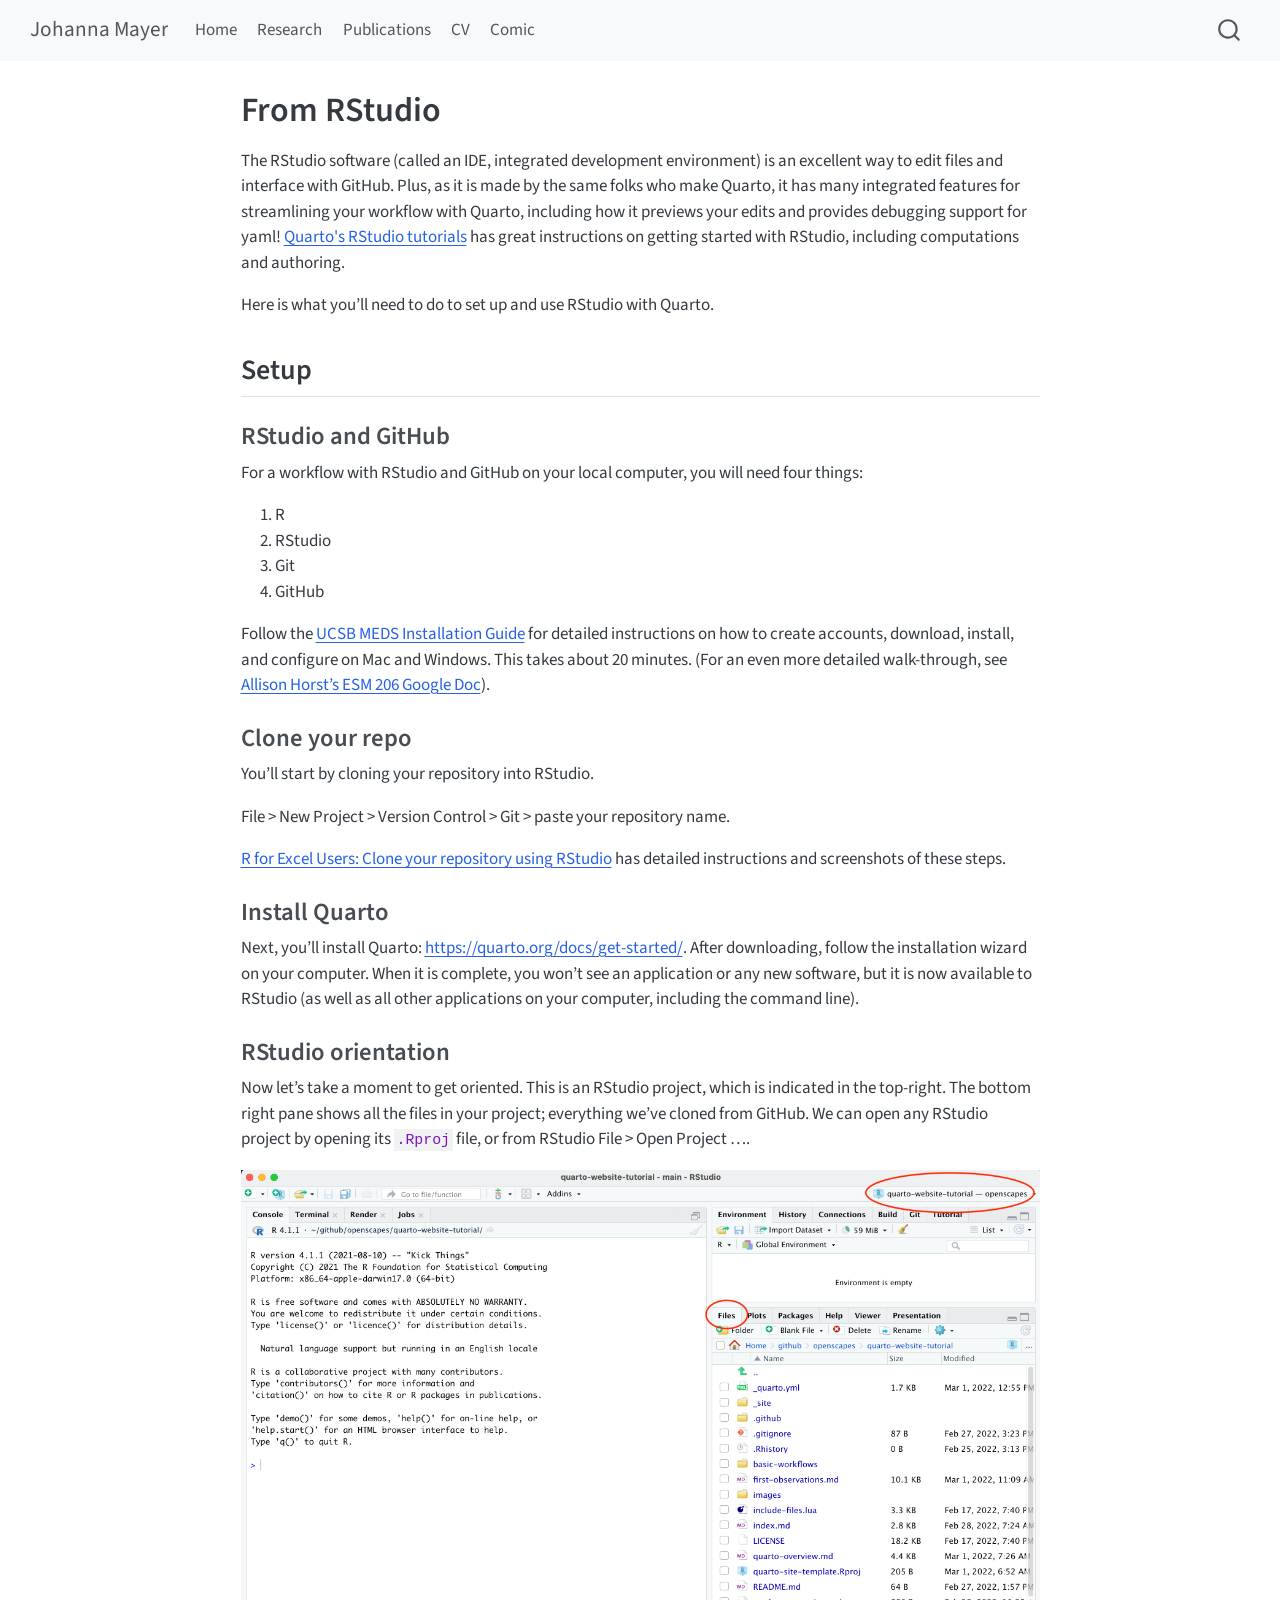
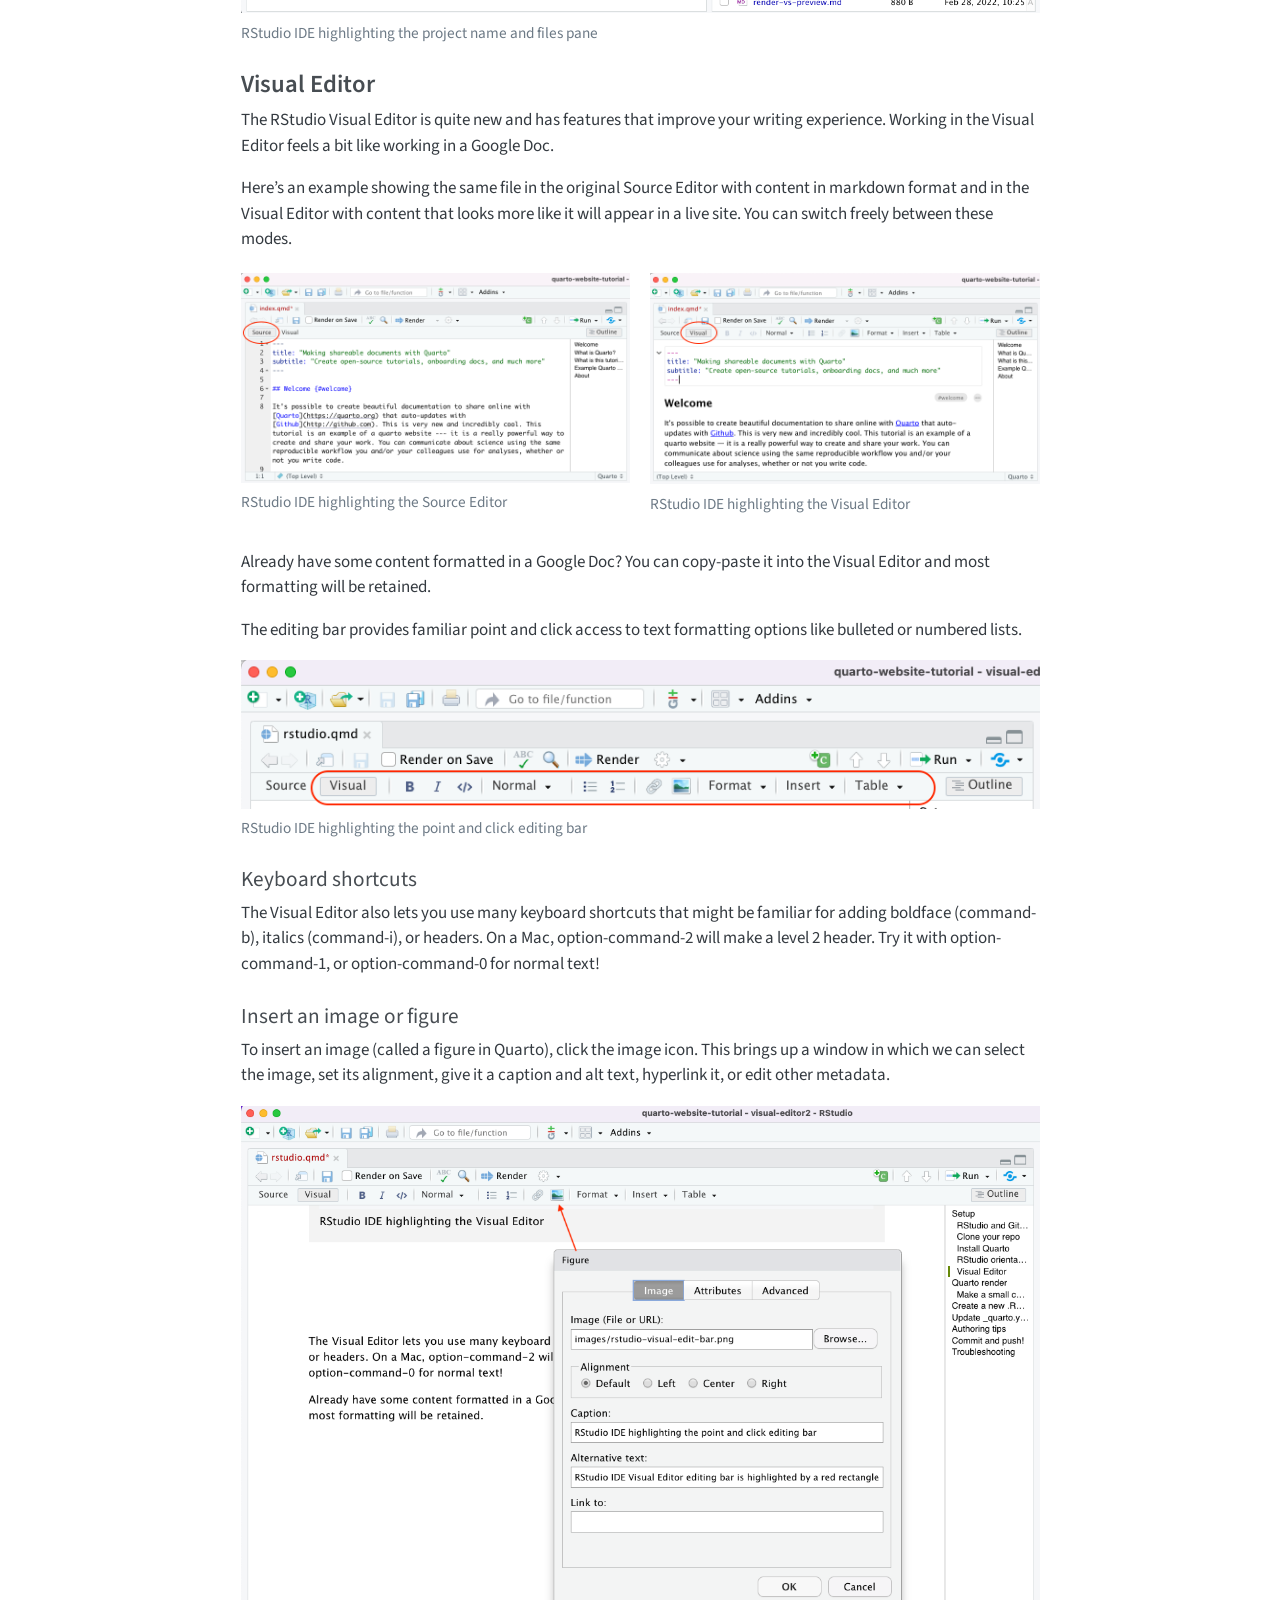
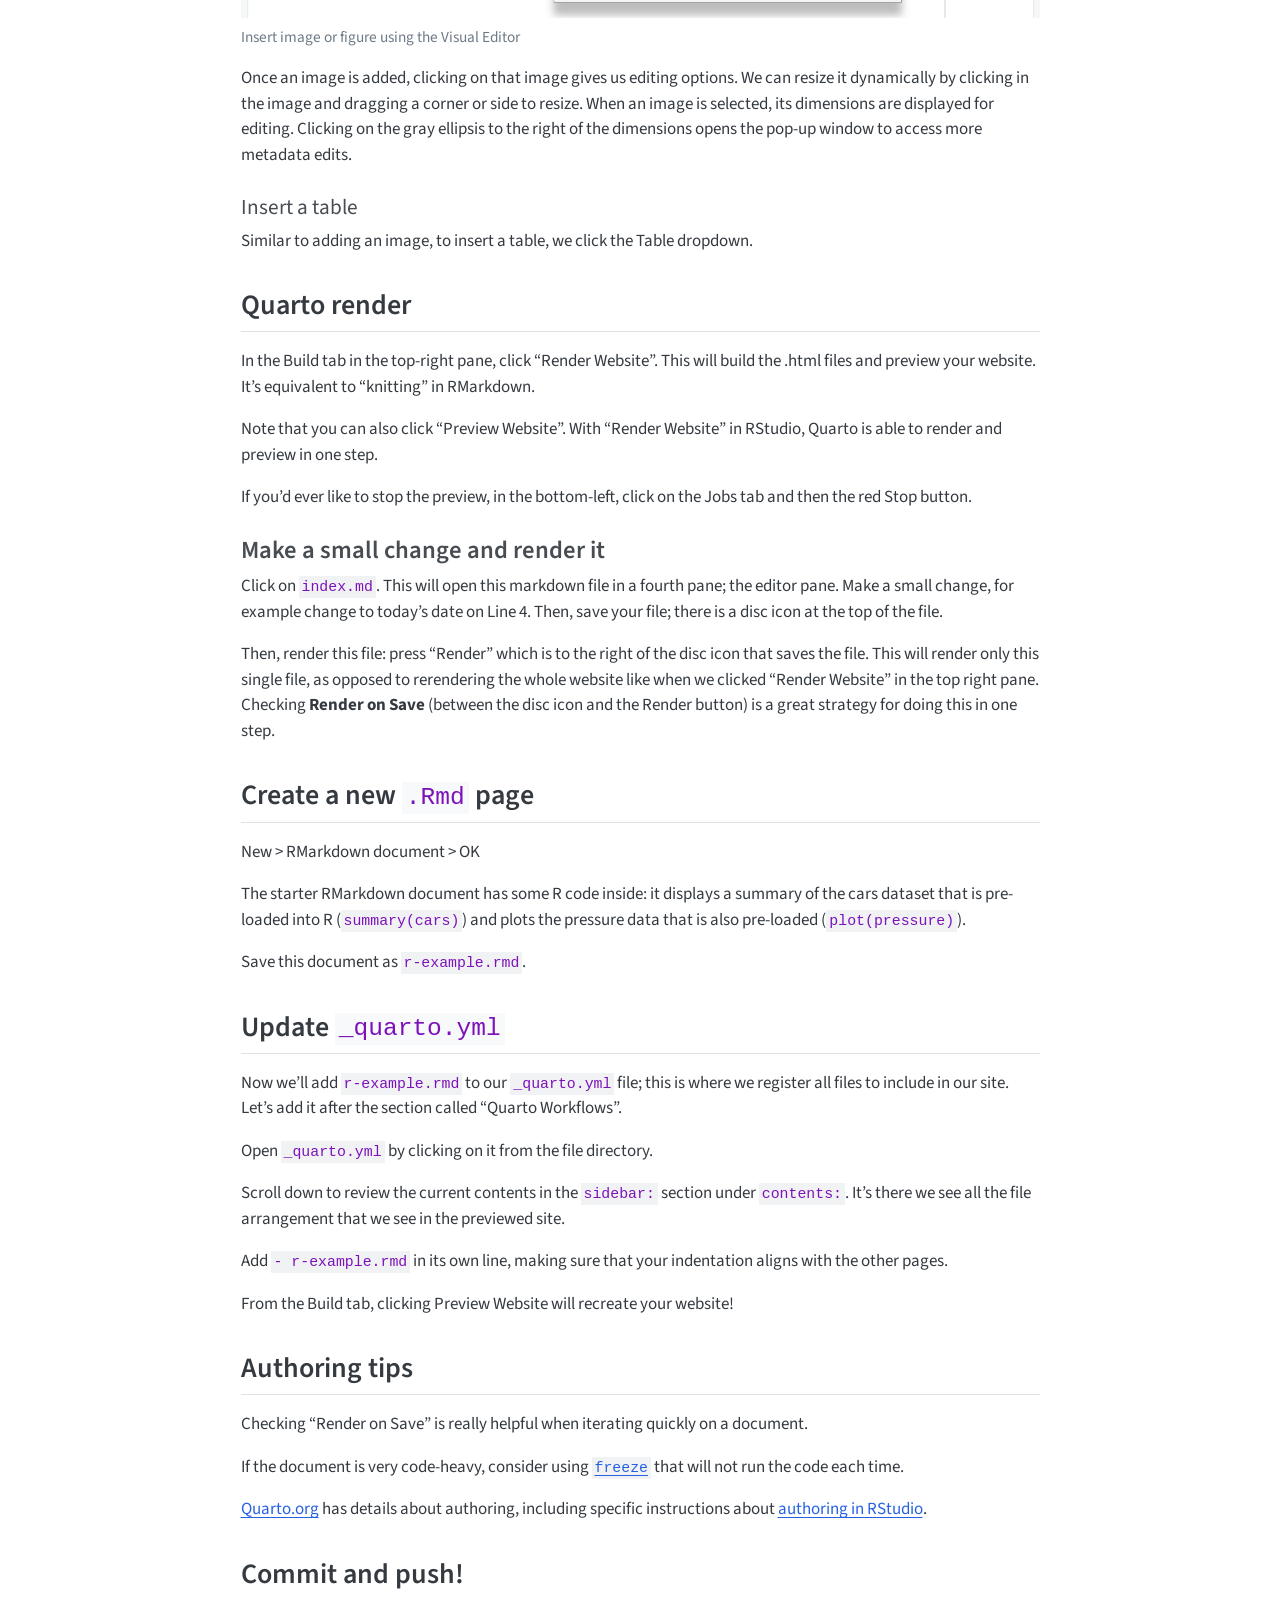
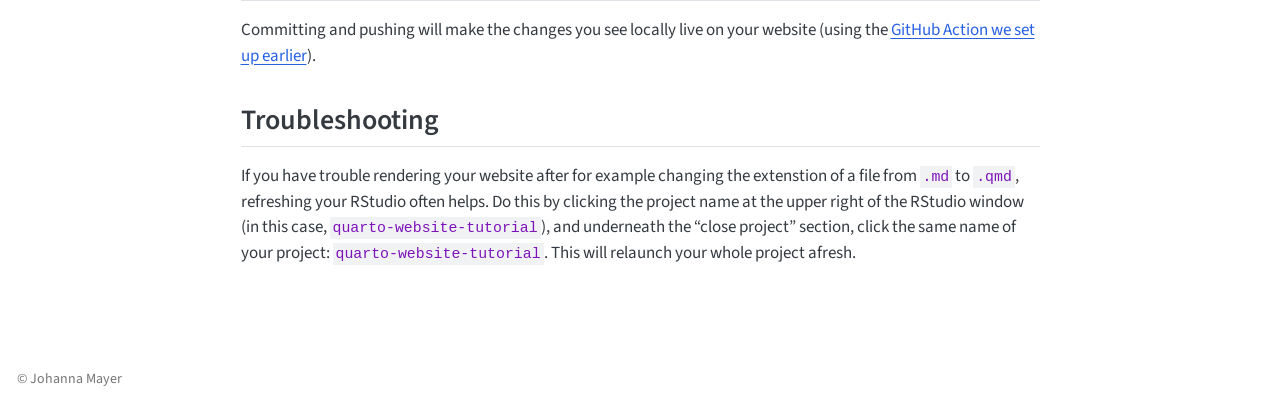
<file: quarto-workflows/rstudio.html>
<!DOCTYPE html>
<html xmlns="http://www.w3.org/1999/xhtml" lang="en" xml:lang="en"><head>

<meta charset="utf-8">
<meta name="generator" content="quarto-1.11.9">

<meta name="viewport" content="width=device-width, initial-scale=1.0, user-scalable=yes">


<title>From RStudio – Johanna Mayer</title>
<style>
/* Default styles provided by pandoc.
** See https://pandoc.org/MANUAL.html#variables-for-html for config info.
*/
span.smallcaps{font-variant: small-caps;}
div.columns{display: flex; gap: 1.5em;}
div.column{flex: auto;}
@media screen {
div.columns{gap: min(4vw, 1.5em);}
div.column{overflow-x: auto;}
}
div.hanging-indent{margin-left: 1.5em; text-indent: -1.5em;}
ul.task-list{list-style: none;}
ul.task-list li input[type="checkbox"] {
  width: 0.8em;
  margin: 0 0.8em 0.2em -1em; /* quarto-specific, see https://github.com/quarto-dev/quarto-cli/issues/4556 */ 
  vertical-align: middle;
}
</style>


<script src="../site_libs/quarto-nav/quarto-nav.js"></script>
<script src="../site_libs/quarto-nav/headroom.min.js"></script>
<script src="../site_libs/clipboard/clipboard.min.js"></script>
<script src="../site_libs/quarto-search/autocomplete.umd.js"></script>
<script src="../site_libs/quarto-search/fuse.min.js"></script>
<script src="../site_libs/quarto-search/quarto-search.js"></script>
<meta name="quarto:offset" content="../">
<script src="../site_libs/quarto-html/quarto.js" type="module"></script>
<script src="../site_libs/quarto-html/tabsets/tabsets.js" type="module"></script>
<script src="../site_libs/quarto-html/scrollable-regions/scrollable-regions.js" type="module"></script>
<script src="../site_libs/quarto-html/popper.min.js"></script>
<script src="../site_libs/quarto-html/tippy.umd.min.js"></script>
<script src="../site_libs/quarto-html/anchor.min.js"></script>
<link href="../site_libs/quarto-html/tippy.css" rel="stylesheet">
<link href="../site_libs/quarto-html/quarto-syntax-highlighting-63b5708e65d6cd79cd7618c58d0c21e7.css" rel="stylesheet" id="quarto-text-highlighting-styles">
<script src="../site_libs/bootstrap/bootstrap.min.js"></script>
<link href="../site_libs/bootstrap/bootstrap-icons.css" rel="stylesheet">
<link href="../site_libs/bootstrap/bootstrap-86d01a451078f71662fa36760f71fc18.min.css" rel="stylesheet" append-hash="true" id="quarto-bootstrap" data-mode="light">
<script id="quarto-search-options" type="application/json">{
  "location": "navbar",
  "copy-button": false,
  "collapse-after": 3,
  "panel-placement": "end",
  "type": "overlay",
  "limit": 50,
  "keyboard-shortcut": [
    "f",
    "/",
    "s"
  ],
  "show-item-context": false,
  "language": {
    "search-no-results-text": "No results",
    "search-matching-documents-text": "matching documents",
    "search-copy-link-title": "Copy link to search",
    "search-hide-matches-text": "Hide additional matches",
    "search-more-match-text": "more match in this document",
    "search-more-matches-text": "more matches in this document",
    "search-clear-button-title": "Clear",
    "search-text-placeholder": "",
    "search-detached-cancel-button-title": "Cancel",
    "search-submit-button-title": "Submit",
    "search-label": "Search"
  }
}</script>


<link rel="stylesheet" href="../styles.css">
</head>

<body class="nav-fixed fullcontent quarto-light"><a id="quarto-skip-link" class="visually-hidden-focusable" href="#quarto-document-content">Skip to main content</a>

<div id="quarto-search-results"></div>
  <header id="quarto-header" class="headroom fixed-top">
    <nav class="navbar navbar-expand-lg " data-bs-theme="dark" aria-label="Site">
      <div class="navbar-container container-fluid">
      <div class="navbar-brand-container mx-auto">
    <a class="navbar-brand" href="../index.html">
    <span class="navbar-title">Johanna Mayer</span>
    </a>
  </div>
          <button class="navbar-toggler" type="button" data-bs-toggle="collapse" data-bs-target="#navbarCollapse" aria-controls="navbarCollapse" aria-expanded="false" aria-label="Toggle navigation" onclick="if (window.quartoToggleHeadroom) { window.quartoToggleHeadroom(); }">
  <span class="navbar-toggler-icon"></span>
</button>
          <div class="collapse navbar-collapse" id="navbarCollapse">
            <ul class="navbar-nav navbar-nav-scroll me-auto">
  <li class="nav-item">
    <a class="nav-link" href="../index.html"> 
<span class="menu-text">Home</span></a>
  </li>  
  <li class="nav-item">
    <a class="nav-link" href="../research.html"> 
<span class="menu-text">Research</span></a>
  </li>  
  <li class="nav-item">
    <a class="nav-link" href="../publications.html"> 
<span class="menu-text">Publications</span></a>
  </li>  
  <li class="nav-item">
    <a class="nav-link" href="../cv.html"> 
<span class="menu-text">CV</span></a>
  </li>  
  <li class="nav-item">
    <a class="nav-link" href="../comic.html"> 
<span class="menu-text">Comic</span></a>
  </li>  
</ul>
          </div> <!-- /navcollapse -->
            <div class="quarto-navbar-tools">
</div>
            <div id="quarto-search" class="" title="Search"></div>
      </div> <!-- /container-fluid -->
    </nav>
</header>
<!-- content -->
<div id="quarto-content" class="quarto-container page-columns page-rows-contents page-layout-article page-navbar">
<!-- sidebar -->
<!-- margin-sidebar -->
    
<!-- main -->
<main class="content" id="quarto-document-content" tabindex="-1">

<header id="title-block-header" class="quarto-title-block default">
<div class="quarto-title">
<h1 class="title">From RStudio</h1>
</div>



<div class="quarto-title-meta">

    
  
    
  </div>
  


</header>


<p>The RStudio software (called an IDE, integrated development environment) is an excellent way to edit files and interface with GitHub. Plus, as it is made by the same folks who make Quarto, it has many integrated features for streamlining your workflow with Quarto, including how it previews your edits and provides debugging support for yaml! <a href="https://quarto.org/docs/get-started/hello/rstudio.html">Quarto's RStudio tutorials</a> has great instructions on getting started with RStudio, including computations and authoring.</p>
<p>Here is what you’ll need to do to set up and use RStudio with Quarto.</p>
<section id="setup" class="level2">
<h2 class="anchored" data-anchor-id="setup">Setup</h2>
<section id="rstudio-and-github" class="level3">
<h3 class="anchored" data-anchor-id="rstudio-and-github">RStudio and GitHub</h3>
<p>For a workflow with RStudio and GitHub on your local computer, you will need four things:</p>
<ol type="1">
<li>R</li>
<li>RStudio</li>
<li>Git</li>
<li>GitHub</li>
</ol>
<p>Follow the <a href="https://ucsb-meds.github.io/meds-install-guide.html">UCSB MEDS Installation Guide</a> for detailed instructions on how to create accounts, download, install, and configure on Mac and Windows. This takes about 20 minutes. (For an even more detailed walk-through, see <a href="https://docs.google.com/document/d/1zx2upJJqFZe94O3BQSMI56Z76s3haLXC0otKSpcZaJQ/edit">Allison Horst’s ESM 206 Google Doc</a>).</p>
</section>
<section id="clone-your-repo" class="level3">
<h3 class="anchored" data-anchor-id="clone-your-repo">Clone your repo</h3>
<p>You’ll start by cloning your repository into RStudio.</p>
<p>File &gt; New Project &gt; Version Control &gt; Git &gt; paste your repository name.</p>
<p><a href="https://rstudio-conf-2020.github.io/r-for-excel/github.html#clone-your-repository-using-rstudio">R for Excel Users: Clone your repository using RStudio</a> has detailed instructions and screenshots of these steps.</p>
</section>
<section id="install-quarto" class="level3">
<h3 class="anchored" data-anchor-id="install-quarto">Install Quarto</h3>
<p>Next, you’ll install Quarto: <a href="https://quarto.org/docs/get-started/" class="uri">https://quarto.org/docs/get-started/</a>. After downloading, follow the installation wizard on your computer. When it is complete, you won’t see an application or any new software, but it is now available to RStudio (as well as all other applications on your computer, including the command line).</p>
</section>
<section id="rstudio-orientation" class="level3">
<h3 class="anchored" data-anchor-id="rstudio-orientation">RStudio orientation</h3>
<p>Now let’s take a moment to get oriented. This is an RStudio project, which is indicated in the top-right. The bottom right pane shows all the files in your project; everything we’ve cloned from GitHub. We can open any RStudio project by opening its <code>.Rproj</code> file, or from RStudio File &gt; Open Project ….</p>
<div class="quarto-figure quarto-figure-center">
<figure class="figure">
<p><img src="images/rstudio-orientation.png" class="img-fluid figure-img" alt="Screenshot of the RStudio IDE highlighting the project name and files pane"></p>
<figcaption>RStudio IDE highlighting the project name and files pane</figcaption>
</figure>
</div>
</section>
<section id="visual-editor" class="level3">
<h3 class="anchored" data-anchor-id="visual-editor">Visual Editor</h3>
<p>The RStudio Visual Editor is quite new and has features that improve your writing experience. Working in the Visual Editor feels a bit like working in a Google Doc.</p>
<p>Here’s an example showing the same file in the original Source Editor with content in markdown format and in the Visual Editor with content that looks more like it will appear in a live site. You can switch freely between these modes.</p>
<div class="quarto-layout-panel" data-layout-ncol="2">
<div class="quarto-layout-row">
<div class="quarto-layout-cell" style="flex-basis: 50.0%;justify-content: flex-start;">
<div class="quarto-figure quarto-figure-center">
<figure class="figure">
<p><img src="images/rstudio-source-editor.png" class="img-fluid figure-img" alt="Screenshot of the RStudio IDE with red oval highlighting the Source button."></p>
<figcaption>RStudio IDE highlighting the Source Editor</figcaption>
</figure>
</div>
</div>
<div class="quarto-layout-cell" style="flex-basis: 50.0%;justify-content: flex-start;">
<div class="quarto-figure quarto-figure-center">
<figure class="figure">
<p><img src="images/rstudio-visual-editor.png" class="img-fluid figure-img" alt="Screenshot of the RStudio IDE with red oval highlighting the Visual button."></p>
<figcaption>RStudio IDE highlighting the Visual Editor</figcaption>
</figure>
</div>
</div>
</div>
</div>
<p>Already have some content formatted in a Google Doc? You can copy-paste it into the Visual Editor and most formatting will be retained.</p>
<p>The editing bar provides familiar point and click access to text formatting options like bulleted or numbered lists.</p>
<div class="quarto-figure quarto-figure-center">
<figure class="figure">
<p><img src="images/rstudio-visual-edit-bar.png" class="img-fluid figure-img" alt="RStudio IDE Visual Editor editing bar is highlighted by a red rectangle"></p>
<figcaption>RStudio IDE highlighting the point and click editing bar</figcaption>
</figure>
</div>
<section id="keyboard-shortcuts" class="level4">
<h4 class="anchored" data-anchor-id="keyboard-shortcuts">Keyboard shortcuts</h4>
<p>The Visual Editor also lets you use many keyboard shortcuts that might be familiar for adding boldface (command-b), italics (command-i), or headers. On a Mac, option-command-2 will make a level 2 header. Try it with option-command-1, or option-command-0 for normal text!</p>
</section>
<section id="insert-an-image-or-figure" class="level4">
<h4 class="anchored" data-anchor-id="insert-an-image-or-figure">Insert an image or figure</h4>
<p>To insert an image (called a figure in Quarto), click the image icon. This brings up a window in which we can select the image, set its alignment, give it a caption and alt text, hyperlink it, or edit other metadata.</p>
<div class="quarto-figure quarto-figure-center">
<figure class="figure">
<p><img src="images/rstudio-insert-image.png" class="img-fluid figure-img" alt="Pop-up window appears when image icon is clicked"></p>
<figcaption>Insert image or figure using the Visual Editor</figcaption>
</figure>
</div>
<p>Once an image is added, clicking on that image gives us editing options. We can resize it dynamically by clicking in the image and dragging a corner or side to resize. When an image is selected, its dimensions are displayed for editing. Clicking on the gray ellipsis to the right of the dimensions opens the pop-up window to access more metadata edits.</p>
</section>
<section id="insert-a-table" class="level4">
<h4 class="anchored" data-anchor-id="insert-a-table">Insert a table</h4>
<p>Similar to adding an image, to insert a table, we click the Table dropdown.</p>
</section>
</section>
</section>
<section id="quarto-render" class="level2">
<h2 class="anchored" data-anchor-id="quarto-render">Quarto render</h2>
<p>In the Build tab in the top-right pane, click “Render Website”. This will build the .html files and preview your website. It’s equivalent to “knitting” in RMarkdown.</p>
<p>Note that you can also click “Preview Website”. With “Render Website” in RStudio, Quarto is able to render and preview in one step.</p>
<p>If you’d ever like to stop the preview, in the bottom-left, click on the Jobs tab and then the red Stop button.</p>
<section id="make-a-small-change-and-render-it" class="level3">
<h3 class="anchored" data-anchor-id="make-a-small-change-and-render-it">Make a small change and render it</h3>
<p>Click on <code>index.md</code>. This will open this markdown file in a fourth pane; the editor pane. Make a small change, for example change to today’s date on Line 4. Then, save your file; there is a disc icon at the top of the file.</p>
<p>Then, render this file: press “Render” which is to the right of the disc icon that saves the file. This will render only this single file, as opposed to rerendering the whole website like when we clicked “Render Website” in the top right pane. Checking <strong>Render on Save</strong> (between the disc icon and the Render button) is a great strategy for doing this in one step.</p>
</section>
</section>
<section id="create-a-new-.rmd-page" class="level2">
<h2 class="anchored" data-anchor-id="create-a-new-.rmd-page">Create a new <code>.Rmd</code> page</h2>
<p>New &gt; RMarkdown document &gt; OK</p>
<p>The starter RMarkdown document has some R code inside: it displays a summary of the cars dataset that is pre-loaded into R (<code>summary(cars)</code>) and plots the pressure data that is also pre-loaded (<code>plot(pressure)</code>).</p>
<p>Save this document as <code>r-example.rmd</code>.</p>
</section>
<section id="update-_quarto.yml" class="level2">
<h2 class="anchored" data-anchor-id="update-_quarto.yml">Update <code>_quarto.yml</code></h2>
<p>Now we’ll add <code>r-example.rmd</code> to our <code>_quarto.yml</code> file; this is where we register all files to include in our site. Let’s add it after the section called “Quarto Workflows”.</p>
<p>Open <code>_quarto.yml</code> by clicking on it from the file directory.</p>
<p>Scroll down to review the current contents in the <code>sidebar:</code> section under <code>contents:</code>. It’s there we see all the file arrangement that we see in the previewed site.</p>
<p>Add <code>- r-example.rmd</code> in its own line, making sure that your indentation aligns with the other pages.</p>
<p>From the Build tab, clicking Preview Website will recreate your website!</p>
</section>
<section id="authoring-tips" class="level2">
<h2 class="anchored" data-anchor-id="authoring-tips">Authoring tips</h2>
<p>Checking “Render on Save” is really helpful when iterating quickly on a document.</p>
<p>If the document is very code-heavy, consider using <a href="https://quarto.org/docs/projects/code-execution.html#freeze"><code>freeze</code></a> that will not run the code each time.</p>
<p><a href="https://quarto.org/">Quarto.org</a> has details about authoring, including specific instructions about <a href="https://quarto.org/docs/get-started/authoring/rstudio.html">authoring in RStudio</a>.</p>
</section>
<section id="commit-and-push" class="level2">
<h2 class="anchored" data-anchor-id="commit-and-push">Commit and push!</h2>
<p>Committing and pushing will make the changes you see locally live on your website (using the <a href="../explore.html#setup-github-action">GitHub Action we set up earlier</a>).</p>
</section>
<section id="troubleshooting" class="level2">
<h2 class="anchored" data-anchor-id="troubleshooting">Troubleshooting</h2>
<p>If you have trouble rendering your website after for example changing the extenstion of a file from <code>.md</code> to <code>.qmd</code>, refreshing your RStudio often helps. Do this by clicking the project name at the upper right of the RStudio window (in this case, <code>quarto-website-tutorial</code>), and underneath the “close project” section, click the same name of your project: <code>quarto-website-tutorial</code>. This will relaunch your whole project afresh.</p>


</section>

</main> <!-- /main -->
<script id="quarto-html-after-body" type="application/javascript">
  window.document.addEventListener("DOMContentLoaded", function (event) {
    const icon = "";
    const anchorJS = new window.AnchorJS();
    anchorJS.options = {
      placement: 'right',
      icon: icon
    };
    anchorJS.add('.anchored');
    const isCodeAnnotation = (el) => {
      for (const clz of el.classList) {
        if (clz.startsWith('code-annotation-')) {                     
          return true;
        }
      }
      return false;
    }
    const onCopySuccess = function(e) {
      // button target
      const button = e.trigger;
      // don't keep focus
      button.blur();
      // flash "checked"
      button.classList.add('code-copy-button-checked');
      var currentTitle = button.getAttribute("title");
      button.setAttribute("title", "Copied!");
      let tooltip;
      if (window.bootstrap) {
        button.setAttribute("data-bs-toggle", "tooltip");
        button.setAttribute("data-bs-placement", "left");
        button.setAttribute("data-bs-title", "Copied!");
        tooltip = new bootstrap.Tooltip(button, 
          { trigger: "manual", 
            customClass: "code-copy-button-tooltip",
            offset: [0, -8]});
        tooltip.show();    
      }
      setTimeout(function() {
        if (tooltip) {
          tooltip.hide();
          button.removeAttribute("data-bs-title");
          button.removeAttribute("data-bs-toggle");
          button.removeAttribute("data-bs-placement");
        }
        button.setAttribute("title", currentTitle);
        button.classList.remove('code-copy-button-checked');
      }, 1000);
      // clear code selection
      e.clearSelection();
    }
    const getTextToCopy = function(trigger) {
      const outerScaffold = trigger.parentElement.cloneNode(true);
      const codeEl = outerScaffold.querySelector('code');
      for (const childEl of codeEl.children) {
        if (isCodeAnnotation(childEl)) {
          childEl.remove();
        }
      }
      return codeEl.innerText;
    }
    const clipboard = new window.ClipboardJS('.code-copy-button:not([data-in-quarto-modal])', {
      text: getTextToCopy
    });
    clipboard.on('success', onCopySuccess);
    if (window.document.getElementById('quarto-embedded-source-code-modal')) {
      const clipboardModal = new window.ClipboardJS('.code-copy-button[data-in-quarto-modal]', {
        text: getTextToCopy,
        container: window.document.getElementById('quarto-embedded-source-code-modal')
      });
      clipboardModal.on('success', onCopySuccess);
    }
      var localhostRegex = new RegExp(/^(?:http|https):\/\/localhost\:?[0-9]*\//);
      var mailtoRegex = new RegExp(/^mailto:/);
        var filterRegex = new RegExp("https:\/\/johanna-mayer\.github\.io\/johanna-mayer\/");
      var isInternal = (href) => {
          return filterRegex.test(href) || localhostRegex.test(href) || mailtoRegex.test(href);
      }
      // Inspect non-navigation links and adorn them if external
      window.quartoDecorateExternalLinks = function (root) {
     var links = (root || window.document).querySelectorAll('a[href]:not(.nav-link):not(.navbar-brand):not(.toc-action):not(.sidebar-link):not(.sidebar-item-toggle):not(.pagination-link):not(.no-external):not([aria-hidden]):not(.dropdown-item):not(.quarto-navigation-tool):not(.about-link)');
      for (var i=0; i<links.length; i++) {
        const link = links[i];
        if (!isInternal(link.href)) {
          // undo the damage that might have been done by quarto-nav.js in the case of
          // links that we want to consider external
          if (link.dataset.originalHref !== undefined) {
            link.href = link.dataset.originalHref;
          }
          if (!link.classList.contains('no-external-icon')) {
          }
        }
      }
      };
      window.quartoDecorateExternalLinks(window.document);
    // Esc closes the popup (WCAG 1.4.13) and focus leaving both trigger and
    // popup closes it (WCAG 2.4.11); tippy handles neither for interactive popups.
    const hideOnEscAndFocusOut = {
      name: 'hideOnEscAndFocusOut',
      defaultValue: true,
      fn(instance) {
        const dismiss = () => {
          // A show scheduled by the trigger delay would otherwise reopen it
          instance.clearDelayTimeouts();
          instance.hide();
        };
        const onKeyDown = (event) => {
          if (event.key !== 'Escape') {
            return;
          }
          // Keep Esc from also reaching page handlers (e.g. reveal.js overview),
          // except an open reveal.js slide menu, which Esc should close too.
          // The menu handles keys only when its keyboard option is on.
          const menuHandlesEsc = window.Reveal?.getPlugin?.('menu')?.isOpen() &&
            window.Reveal.getConfig().menu?.keyboard !== false;
          if (!menuHandlesEsc) {
            event.stopPropagation();
          }
          if (instance.popper.contains(window.document.activeElement)) {
            // Disabled while refocusing so the focus trigger does not reopen it
            instance.disable();
            instance.reference.focus();
            instance.enable();
          }
          dismiss();
        };
        const onFocusOut = (event) => {
          const target = event.relatedTarget;
          if (target && !instance.reference.contains(target) &&
              !instance.popper.contains(target)) {
            dismiss();
          }
        };
        // On the trigger too: a click trigger (code-annotations: select) has no
        // blur handling. Attached for the instance's lifetime so leaving the
        // trigger also cancels a show still pending on the trigger delay.
        instance.reference.addEventListener('focusout', onFocusOut);
        return {
          onShow() {
            window.document.addEventListener('keydown', onKeyDown, true);
            instance.popper.addEventListener('focusout', onFocusOut);
          },
          onHide() {
            window.document.removeEventListener('keydown', onKeyDown, true);
            instance.popper.removeEventListener('focusout', onFocusOut);
          },
          onDestroy() {
            instance.reference.removeEventListener('focusout', onFocusOut);
          },
        };
      },
    };
    function tippyHover(el, contentFn, onTriggerFn, onUntriggerFn) {
      const config = {
        allowHTML: true,
        maxWidth: 500,
        delay: 100,
        arrow: false,
        appendTo: function(el) {
            return el.parentElement;
        },
        interactive: true,
        interactiveBorder: 10,
        theme: 'quarto',
        placement: 'bottom-start',
        plugins: [hideOnEscAndFocusOut],
      };
      if (contentFn) {
        config.content = contentFn;
      }
      if (onTriggerFn) {
        config.onTrigger = onTriggerFn;
      }
      if (onUntriggerFn) {
        config.onUntrigger = onUntriggerFn;
      }
      window.tippy(el, config); 
    }
    const noterefs = window.document.querySelectorAll('a[role="doc-noteref"]');
    for (var i=0; i<noterefs.length; i++) {
      const ref = noterefs[i];
      tippyHover(ref, function() {
        // use id or data attribute instead here
        let href = ref.getAttribute('data-footnote-href') || ref.getAttribute('href');
        try { href = new URL(href).hash; } catch {}
        const id = href.replace(/^#\/?/, "");
        const note = window.document.getElementById(id);
        if (note) {
          return note.innerHTML;
        } else {
          return "";
        }
      });
    }
    const xrefs = window.document.querySelectorAll('a.quarto-xref');
    const processXRef = (id, note) => {
      // Strip column container classes
      const stripColumnClz = (el) => {
        el.classList.remove("page-full", "page-columns");
        if (el.children) {
          for (const child of el.children) {
            stripColumnClz(child);
          }
        }
      }
      stripColumnClz(note)
      if (id === null || id.startsWith('sec-')) {
        // Special case sections, only their first couple elements
        const container = document.createElement("div");
        if (note.children && note.children.length > 2) {
          container.appendChild(note.children[0].cloneNode(true));
          for (let i = 1; i < note.children.length; i++) {
            const child = note.children[i];
            if (child.tagName === "P" && child.innerText === "") {
              continue;
            } else {
              container.appendChild(child.cloneNode(true));
              break;
            }
          }
          if (window.Quarto?.typesetMath) {
            window.Quarto.typesetMath(container);
          }
          return container.innerHTML
        } else {
          if (window.Quarto?.typesetMath) {
            window.Quarto.typesetMath(note);
          }
          return note.innerHTML;
        }
      } else {
        // Remove any anchor links if they are present
        const anchorLink = note.querySelector('a.anchorjs-link');
        if (anchorLink) {
          anchorLink.remove();
        }
        if (window.Quarto?.typesetMath) {
          window.Quarto.typesetMath(note);
        }
        if (note.classList.contains("callout")) {
          return note.outerHTML;
        } else {
          return note.innerHTML;
        }
      }
    }
    for (var i=0; i<xrefs.length; i++) {
      const xref = xrefs[i];
      tippyHover(xref, undefined, function(instance) {
        instance.disable();
        let url = xref.getAttribute('href');
        let hash = undefined; 
        if (url.startsWith('#')) {
          hash = url;
        } else {
          try { hash = new URL(url).hash; } catch {}
        }
        if (hash) {
          const id = hash.replace(/^#\/?/, "");
          const note = window.document.getElementById(id);
          if (note !== null) {
            try {
              const html = processXRef(id, note.cloneNode(true));
              instance.setContent(html);
            } finally {
              instance.enable();
              instance.show();
            }
          } else {
            // See if we can fetch this
            fetch(url.split('#')[0])
            .then(res => res.text())
            .then(html => {
              const parser = new DOMParser();
              const htmlDoc = parser.parseFromString(html, "text/html");
              const note = htmlDoc.getElementById(id);
              if (note !== null) {
                const html = processXRef(id, note);
                instance.setContent(html);
              } 
            }).finally(() => {
              instance.enable();
              instance.show();
            });
          }
        } else {
          // See if we can fetch a full url (with no hash to target)
          // This is a special case and we should probably do some content thinning / targeting
          fetch(url)
          .then(res => res.text())
          .then(html => {
            const parser = new DOMParser();
            const htmlDoc = parser.parseFromString(html, "text/html");
            const note = htmlDoc.querySelector('main.content');
            if (note !== null) {
              // This should only happen for chapter cross references
              // (since there is no id in the URL)
              // remove the first header
              if (note.children.length > 0 && note.children[0].tagName === "HEADER") {
                note.children[0].remove();
              }
              const html = processXRef(null, note);
              instance.setContent(html);
            } 
          }).finally(() => {
            instance.enable();
            instance.show();
          });
        }
      }, function(instance) {
      });
    }
        let selectedAnnoteEl;
        const selectorForAnnotation = ( cell, annotation) => {
          let cellAttr = 'data-code-cell="' + cell + '"';
          let lineAttr = 'data-code-annotation="' +  annotation + '"';
          const selector = 'span[' + cellAttr + '][' + lineAttr + ']';
          return selector;
        }
        const selectCodeLines = (annoteEl) => {
          const doc = window.document;
          const targetCell = annoteEl.getAttribute("data-target-cell");
          const targetAnnotation = annoteEl.getAttribute("data-target-annotation");
          const annoteSpan = window.document.querySelector(selectorForAnnotation(targetCell, targetAnnotation));
          const lines = annoteSpan.getAttribute("data-code-lines").split(",");
          const lineIds = lines.map((line) => {
            return targetCell + "-" + line;
          })
          // Each band is positioned against its own containing block, which is
          // not the offsetParent of the lines, so place it from client rects.
          const placeBand = (band, firstEl, lastEl, codeBlock) => {
            const container = band.offsetParent;
            if (container === null) {
              return;
            }
            const containerRect = container.getBoundingClientRect();
            // Reveal.js scales slides with a transform, so convert client
            // pixels back to the CSS pixels of the container.
            const scale = containerRect.height / container.offsetHeight || 1;
            const firstRect = firstEl.getBoundingClientRect();
            const lastRect = lastEl.getBoundingClientRect();
            const top = (firstRect.top - containerRect.top) / scale - container.clientTop + container.scrollTop;
            const height = (lastRect.bottom - firstRect.top) / scale;
            band.style.top = top - 2 + "px";
            band.style.height = height + 4 + "px";
            if (codeBlock) {
              // Without the copy button wrapper, the containing block is wider
              // than the code block, so span the code block explicitly.
              const blockRect = codeBlock.getBoundingClientRect();
              band.style.left = (blockRect.left - containerRect.left) / scale - container.clientLeft + container.scrollLeft + "px";
              band.style.width = blockRect.width / scale + "px";
            }
          };
          if (lineIds.length > 0) {
            const el = window.document.getElementById(lineIds[0]);
            const lastEl = window.document.getElementById(lineIds[lineIds.length - 1]);
            const parent = el.parentElement.parentElement;
            // cook up a div (if necessary) and position it
            let div = window.document.getElementById("code-annotation-line-highlight");
            if (div === null) {
              div = window.document.createElement("div");
              div.setAttribute("id", "code-annotation-line-highlight");
              div.style.position = 'absolute';
              parent.appendChild(div);
            }
            placeBand(div, el, lastEl, parent.closest("div.sourceCode") || parent);
            let gutterDiv = window.document.getElementById("code-annotation-line-highlight-gutter");
            if (gutterDiv === null) {
              gutterDiv = window.document.createElement("div");
              gutterDiv.setAttribute("id", "code-annotation-line-highlight-gutter");
              gutterDiv.style.position = 'absolute';
              const codeCell = window.document.getElementById(targetCell);
              const gutter = codeCell.querySelector('.code-annotation-gutter');
              gutter.appendChild(gutterDiv);
            }
            placeBand(gutterDiv, el, lastEl);
            selectedAnnoteEl = annoteEl;
          }
        };
        const unselectCodeLines = () => {
          const elementsIds = ["code-annotation-line-highlight", "code-annotation-line-highlight-gutter"];
          elementsIds.forEach((elId) => {
            const div = window.document.getElementById(elId);
            if (div) {
              div.remove();
            }
          });
          selectedAnnoteEl = undefined;
        };
          // Handle positioning of the toggle
      window.addEventListener(
        "resize",
        throttle(() => {
          elRect = undefined;
          if (selectedAnnoteEl) {
            selectCodeLines(selectedAnnoteEl);
          }
        }, 10)
      );
      function throttle(fn, ms) {
      let throttle = false;
      let timer;
        return (...args) => {
          if(!throttle) { // first call gets through
              fn.apply(this, args);
              throttle = true;
          } else { // all the others get throttled
              if(timer) clearTimeout(timer); // cancel #2
              timer = setTimeout(() => {
                fn.apply(this, args);
                timer = throttle = false;
              }, ms);
          }
        };
      }
        // Attach click handler to the DT
        const annoteDls = window.document.querySelectorAll('dt[data-target-cell]');
        for (const annoteDlNode of annoteDls) {
          annoteDlNode.addEventListener('click', (event) => {
            const clickedEl = event.target;
            if (clickedEl !== selectedAnnoteEl) {
              unselectCodeLines();
              const activeEl = window.document.querySelector('dt[data-target-cell].code-annotation-active');
              if (activeEl) {
                activeEl.classList.remove('code-annotation-active');
              }
              selectCodeLines(clickedEl);
              clickedEl.classList.add('code-annotation-active');
            } else {
              // Unselect the line
              unselectCodeLines();
              clickedEl.classList.remove('code-annotation-active');
            }
          });
        }
    const findCites = (el) => {
      const parentEl = el.parentElement;
      if (parentEl) {
        const cites = parentEl.dataset.cites;
        if (cites) {
          return {
            el,
            cites: cites.split(' ')
          };
        } else {
          return findCites(el.parentElement)
        }
      } else {
        return undefined;
      }
    };
    var bibliorefs = window.document.querySelectorAll('a[role="doc-biblioref"]');
    for (var i=0; i<bibliorefs.length; i++) {
      const ref = bibliorefs[i];
      const citeInfo = findCites(ref);
      if (citeInfo) {
        tippyHover(citeInfo.el, function() {
          var popup = window.document.createElement('div');
          citeInfo.cites.forEach(function(cite) {
            var citeDiv = window.document.createElement('div');
            citeDiv.classList.add('hanging-indent');
            citeDiv.classList.add('csl-entry');
            var biblioDiv = window.document.getElementById('ref-' + cite);
            if (biblioDiv) {
              citeDiv.innerHTML = biblioDiv.innerHTML;
            }
            popup.appendChild(citeDiv);
          });
          return popup.innerHTML;
        });
      }
    }
  });
  </script>
  <script type="application/javascript">
  window.quartoScrollableRegionsLabels = {"code":"Scrollable code","output":"Scrollable output"};
  </script>
</div> <!-- /content -->
<footer class="footer">
  <div class="nav-footer">
    <div class="nav-footer-left">
<p>© Johanna Mayer</p>
</div>   
    <div class="nav-footer-center">
      &nbsp;
    </div>
    <div class="nav-footer-right">
      &nbsp;
    </div>
  </div>
</footer>




</body></html>
</file>
<file: site_libs/quarto-html/tippy.css>
.tippy-box[data-animation=fade][data-state=hidden]{opacity:0}[data-tippy-root]{max-width:calc(100vw - 10px)}.tippy-box{position:relative;background-color:#333;color:#fff;border-radius:4px;font-size:14px;line-height:1.4;white-space:normal;outline:0;transition-property:transform,visibility,opacity}.tippy-box[data-placement^=top]>.tippy-arrow{bottom:0}.tippy-box[data-placement^=top]>.tippy-arrow:before{bottom:-7px;left:0;border-width:8px 8px 0;border-top-color:initial;transform-origin:center top}.tippy-box[data-placement^=bottom]>.tippy-arrow{top:0}.tippy-box[data-placement^=bottom]>.tippy-arrow:before{top:-7px;left:0;border-width:0 8px 8px;border-bottom-color:initial;transform-origin:center bottom}.tippy-box[data-placement^=left]>.tippy-arrow{right:0}.tippy-box[data-placement^=left]>.tippy-arrow:before{border-width:8px 0 8px 8px;border-left-color:initial;right:-7px;transform-origin:center left}.tippy-box[data-placement^=right]>.tippy-arrow{left:0}.tippy-box[data-placement^=right]>.tippy-arrow:before{left:-7px;border-width:8px 8px 8px 0;border-right-color:initial;transform-origin:center right}.tippy-box[data-inertia][data-state=visible]{transition-timing-function:cubic-bezier(.54,1.5,.38,1.11)}.tippy-arrow{width:16px;height:16px;color:#333}.tippy-arrow:before{content:"";position:absolute;border-color:transparent;border-style:solid}.tippy-content{position:relative;padding:5px 9px;z-index:1}
</file>
<file: site_libs/quarto-html/quarto-syntax-highlighting-63b5708e65d6cd79cd7618c58d0c21e7.css>
/* quarto syntax highlight colors */
:root {
  --quarto-hl-ot-color: #003B4F;
  --quarto-hl-at-color: #657422;
  --quarto-hl-ss-color: #20794D;
  --quarto-hl-an-color: #5E5E5E;
  --quarto-hl-fu-color: #4758AB;
  --quarto-hl-st-color: #20794D;
  --quarto-hl-cf-color: #003B4F;
  --quarto-hl-op-color: #5E5E5E;
  --quarto-hl-er-color: #AD0000;
  --quarto-hl-bn-color: #AD0000;
  --quarto-hl-al-color: #AD0000;
  --quarto-hl-va-color: #111111;
  --quarto-hl-bu-color: inherit;
  --quarto-hl-ex-color: inherit;
  --quarto-hl-pp-color: #AD0000;
  --quarto-hl-in-color: #5E5E5E;
  --quarto-hl-vs-color: #20794D;
  --quarto-hl-wa-color: #5E5E5E;
  --quarto-hl-do-color: #5E5E5E;
  --quarto-hl-im-color: #00769E;
  --quarto-hl-ch-color: #20794D;
  --quarto-hl-dt-color: #AD0000;
  --quarto-hl-fl-color: #AD0000;
  --quarto-hl-co-color: #5E5E5E;
  --quarto-hl-cv-color: #5E5E5E;
  --quarto-hl-cn-color: #8f5902;
  --quarto-hl-sc-color: #5E5E5E;
  --quarto-hl-dv-color: #AD0000;
  --quarto-hl-kw-color: #003B4F;
}

/* other quarto variables */
:root {
  --quarto-font-monospace: SFMono-Regular, Menlo, Monaco, Consolas, "Liberation Mono", "Courier New", monospace;
}

/* syntax highlight based on Pandoc's rules */
pre > code.sourceCode > span {
  color: #003B4F;
}

code.sourceCode > span {
  color: #003B4F;
}

div.sourceCode,
div.sourceCode pre.sourceCode {
  color: #003B4F;
}

/* Normal */
code span {
  color: #003B4F;
}

/* Alert */
code span.al {
  color: #AD0000;
  font-style: inherit;
}

/* Annotation */
code span.an {
  color: #5E5E5E;
  font-style: inherit;
}

/* Attribute */
code span.at {
  color: #657422;
  font-style: inherit;
}

/* BaseN */
code span.bn {
  color: #AD0000;
  font-style: inherit;
}

/* BuiltIn */
code span.bu {
  font-style: inherit;
}

/* ControlFlow */
code span.cf {
  color: #003B4F;
  font-weight: bold;
  font-style: inherit;
}

/* Char */
code span.ch {
  color: #20794D;
  font-style: inherit;
}

/* Constant */
code span.cn {
  color: #8f5902;
  font-style: inherit;
}

/* Comment */
code span.co {
  color: #5E5E5E;
  font-style: inherit;
}

/* CommentVar */
code span.cv {
  color: #5E5E5E;
  font-style: italic;
}

/* Documentation */
code span.do {
  color: #5E5E5E;
  font-style: italic;
}

/* DataType */
code span.dt {
  color: #AD0000;
  font-style: inherit;
}

/* DecVal */
code span.dv {
  color: #AD0000;
  font-style: inherit;
}

/* Error */
code span.er {
  color: #AD0000;
  font-style: inherit;
}

/* Extension */
code span.ex {
  font-style: inherit;
}

/* Float */
code span.fl {
  color: #AD0000;
  font-style: inherit;
}

/* Function */
code span.fu {
  color: #4758AB;
  font-style: inherit;
}

/* Import */
code span.im {
  color: #00769E;
  font-style: inherit;
}

/* Information */
code span.in {
  color: #5E5E5E;
  font-style: inherit;
}

/* Keyword */
code span.kw {
  color: #003B4F;
  font-weight: bold;
  font-style: inherit;
}

/* Operator */
code span.op {
  color: #5E5E5E;
  font-style: inherit;
}

/* Other */
code span.ot {
  color: #003B4F;
  font-style: inherit;
}

/* Preprocessor */
code span.pp {
  color: #AD0000;
  font-style: inherit;
}

/* SpecialChar */
code span.sc {
  color: #5E5E5E;
  font-style: inherit;
}

/* SpecialString */
code span.ss {
  color: #20794D;
  font-style: inherit;
}

/* String */
code span.st {
  color: #20794D;
  font-style: inherit;
}

/* Variable */
code span.va {
  color: #111111;
  font-style: inherit;
}

/* VerbatimString */
code span.vs {
  color: #20794D;
  font-style: inherit;
}

/* Warning */
code span.wa {
  color: #5E5E5E;
  font-style: italic;
}

.prevent-inlining {
  content: "</";
}

/*# sourceMappingURL=054cc16b9e9817627be6994582d2ffb5.css.map */
</file>
<file: styles.css>
.quarto-title-block .quarto-title-banner .title,
.quarto-title-block .quarto-title-banner .subtitle {
  color: white;
  font-weight: 600;
  text-shadow: 0 2px 8px rgba(0, 0, 0, 0.8);
}

.quarto-title-block .quarto-title-banner {
  background-color: rgba(0, 0, 0, 0.2);
  background-blend-mode: darken;
  background-size: cover;
  background-position: center;
}
</file>
